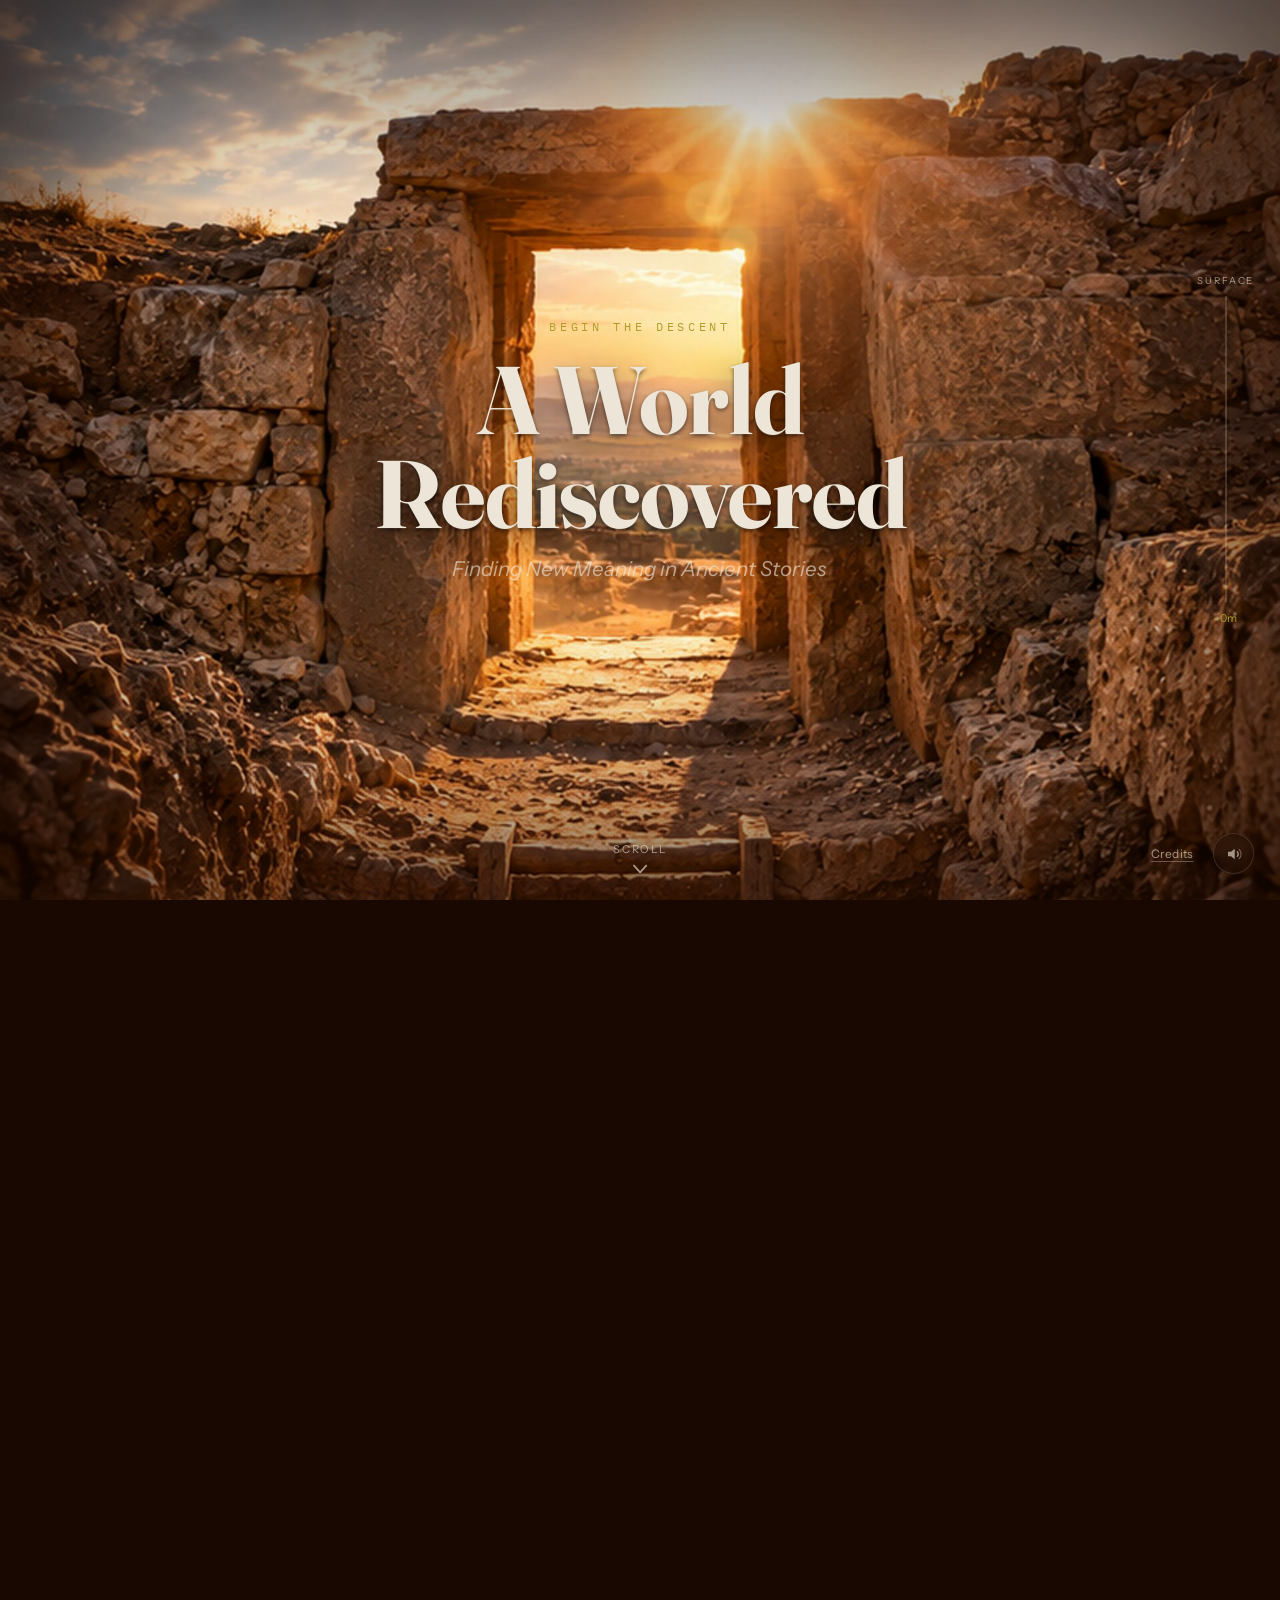
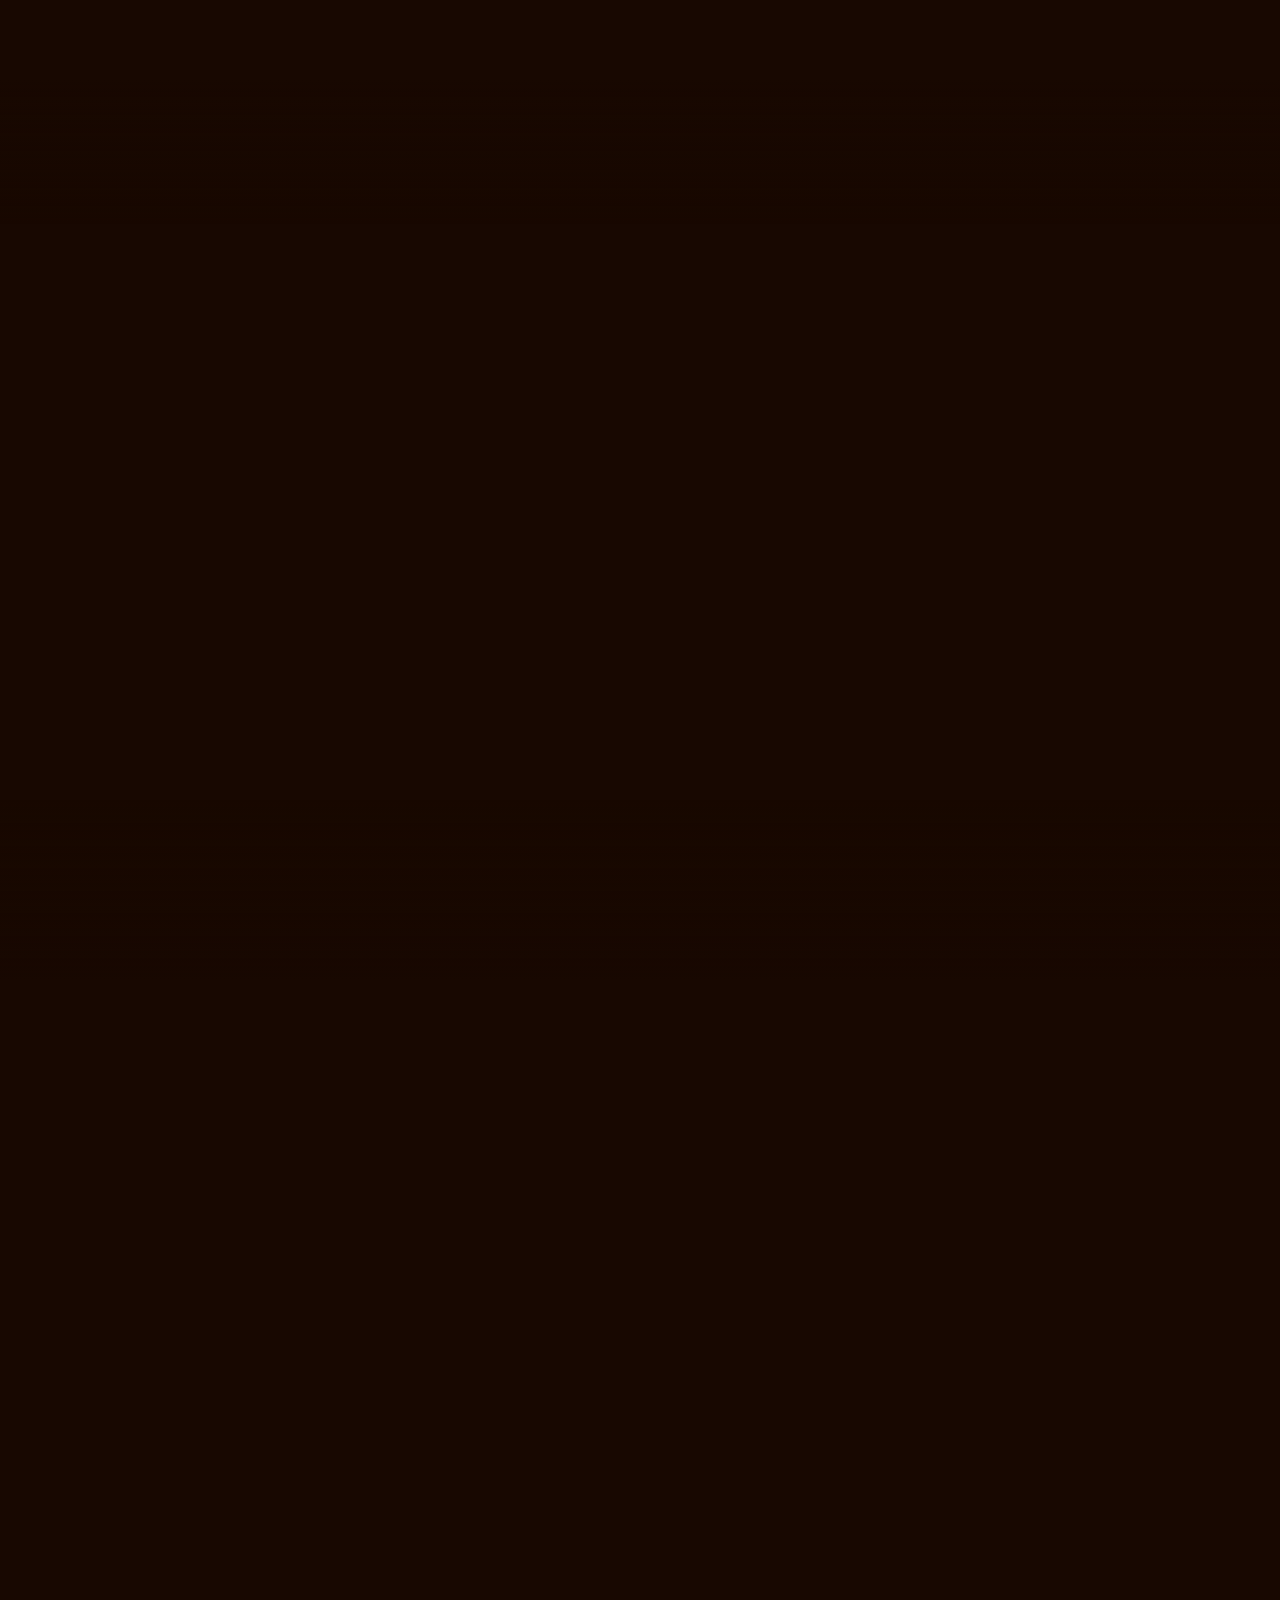
<file: index.html>
<!DOCTYPE html>
<html lang="en">
<head>
<meta charset="UTF-8">
<meta name="viewport" content="width=device-width, initial-scale=1.0">
<script>
  // Arriving here with a URL fragment (e.g. #corridor-cards-start, used
  // by the Mirror page's "Return to Entrance" link) would otherwise be
  // animated by the `scroll-behavior:smooth` rule below — since the
  // corridor's scroll-linked visuals are driven directly by scrollY,
  // that animated jump plays the entire descent/passage/corridor
  // sequence as it flies past on the way to the target. Force an
  // instant jump for the initial load, then restore smooth scrolling
  // for any in-page navigation after that.
  (function () {
    var root = document.documentElement;
    root.style.scrollBehavior = 'auto';
    window.addEventListener('load', function () {
      setTimeout(function () { root.style.scrollBehavior = ''; }, 0);
    });
  })();
</script>
<title>A World Rediscovered</title>
<meta name="description" content="An archaeological descent into the ancient world behind Scripture — excavate exhibits of Ancient Near Eastern texts, artifacts, and biblical parallels.">
<link rel="icon" type="image/png" sizes="32x32" href="favicon-32x32.png">
<link rel="icon" type="image/png" sizes="16x16" href="favicon-16x16.png">
<link rel="apple-touch-icon" sizes="180x180" href="apple-touch-icon.png">
<link rel="shortcut icon" href="favicon.ico">
<link rel="preconnect" href="https://fonts.googleapis.com">
<link href="https://fonts.googleapis.com/css2?family=Fraunces:ital,opsz,wght@0,9..144,300;0,9..144,400;0,9..144,500;0,9..144,600;0,9..144,700;1,9..144,400&family=Instrument+Sans:ital,wght@0,400;0,500;0,600;1,400&family=IBM+Plex+Mono:wght@400;500&display=swap" rel="stylesheet">
<link rel="stylesheet" href="atmosphere.css">
<link rel="stylesheet" href="chrome.css">
<style>
  /* ============================================================
     A World Rediscovered — Lobby
     Visual language: excavation / stratigraphy, replacing the old
     "museum doors" language used under the Passages name.
     Palette source: Jarrett, Sep 2026 (5 tones, ground -> ochre).
     ============================================================ */
  :root{
    --ground:#180801;
    --ground-rgb:24,8,1;
    --umber:#2F150A;
    --rust:#5E250C;
    --clay:#64463A;
    --ochre:#AF9D2E;
    --bone:#EDE6D8;
    --whisper:#EDE6D8; /* consumed by atmosphere.css dust layer */
    --bone-dim:rgba(237,230,216,0.62);
  }
  *{box-sizing:border-box;}
  html{scroll-behavior:smooth;}
  body{
    margin:0; background:var(--ground); color:var(--bone);
    font-family:'Instrument Sans', sans-serif; position:relative; overflow-x:hidden;
  }
  img{display:block; max-width:none; user-select:none; -webkit-user-drag:none;}
  h1,h2,h3,p{margin:0;}
  a{color:inherit;}

  /* ---------- persistent "keep scrolling" affordance ----------
     Stays on screen for the whole page (not just the hero), fading
     only once there's nothing left below to scroll to. Bounces gently
     to read as motion, not decoration; drops the bounce under
     prefers-reduced-motion but stays visible as a static cue. */
  .scroll-notice{
    position:fixed; left:50%; bottom:1.6rem; transform:translateX(-50%);
    z-index:50; display:flex; flex-direction:column; align-items:center; gap:0.5rem;
    font-family:'Instrument Sans', sans-serif; font-size:0.68rem; letter-spacing:0.18em;
    text-transform:uppercase; color:var(--bone-dim); pointer-events:none;
    text-shadow:0 1px 4px rgba(0,0,0,0.5);
    transition:opacity .3s ease;
  }
  .scroll-notice .chevron{
    width:15px; height:10px; display:block;
    filter:drop-shadow(0 1px 4px rgba(0,0,0,0.5));
    animation:scrollNoticeBounce 1.7s cubic-bezier(0.37,0,0.63,1) infinite;
  }
  @keyframes scrollNoticeBounce{
    0%, 100%{ transform:translateY(0); }
    50%{ transform:translateY(10px); }
  }
  @media (prefers-reduced-motion: reduce){ .scroll-notice .chevron{ animation:none; } }

  /* Audio toggle, credits toggle/popup, cross-page fade transition,
     and the on-load [data-reveal] utility now live in chrome.css
     (shared across every page). */

  /* ============================================================
     Shared pinned-scroll mechanics
     A tall wrapper (.pin-section) creates scroll distance; its
     .pin-sticky child stays glued to the viewport via `sticky`.
     Progress (0-1) is computed from native scrollY in JS below —
     no scroll-jacking, so back button / keyboard / screen readers
     keep working exactly as on any other page.
     ============================================================ */
  .pin-section{position:relative; width:100%;}
  .pin-sticky{
    position:sticky; top:0; height:100vh; overflow:hidden;
    display:flex; align-items:center; justify-content:center;
    background:var(--ground);
  }

  /* ---------- Descent (ladder shaft) ---------- */
  #descent{height:380vh;}
  .descent-img{
    position:absolute; top:0; left:0; width:100vw; height:234vw;
    object-fit:cover; z-index:1; will-change:transform;
  }
  /* Cave photo is a proper 16:9 landscape shot, so a plain cover fill
     works edge to edge with no crop trade-off. */
  .passage-img{
    position:absolute; inset:0; width:100%; height:100%; object-fit:cover;
  }
  .descent-veil{
    position:absolute; inset:0; z-index:2; pointer-events:none;
    background:var(--ground); opacity:0;
  }
  .vignette{
    position:absolute; inset:0; z-index:4; pointer-events:none;
    box-shadow: inset 0 0 16vw 4vw rgba(var(--ground-rgb),0.8);
  }

  .depth-gauge{
    position:absolute; right:1.6rem; top:50%; transform:translateY(-50%);
    z-index:5; display:flex; flex-direction:column; align-items:center; gap:0.6rem;
    font-family:'Instrument Sans', sans-serif; color:var(--bone-dim);
  }
  .depth-gauge .g-label{font-size:0.6rem; letter-spacing:0.2em; text-transform:uppercase;}
  .depth-gauge .g-track{width:2px; height:34vh; background:rgba(237,230,216,0.18); position:relative; border-radius:2px;}
  .depth-gauge .g-fill{position:absolute; left:0; top:0; width:100%; background:var(--ochre); border-radius:2px; height:0%;}
  .depth-gauge .g-depth{font-size:0.68rem; letter-spacing:0.06em; color:var(--ochre);}
  @media (max-width:640px){ .depth-gauge{right:0.9rem;} .depth-gauge .g-track{height:26vh;} }

  .hero-text{ position:relative; z-index:5; text-align:center; padding:0 1.5rem; max-width:44rem; }
  .hero-eyebrow{
    font-family:'IBM Plex Mono', monospace; font-size:0.72rem; letter-spacing:0.32em;
    text-transform:uppercase; color:var(--ochre); margin-bottom:1.1rem;
  }
  .hero-text h1{
    font-family:'Fraunces', serif; font-weight:700;
    font-size:clamp(2.8rem, 8vw, 6rem); line-height:0.98; margin:0 0 1rem;
    color:var(--bone); letter-spacing:-0.01em;
    text-shadow:
      0 1px 0 rgba(255,255,255,0.07),
      0 2px 4px rgba(0,0,0,0.55),
      0 12px 34px rgba(0,0,0,0.55);
  }
  .hero-text .subheading{
    font-family:'Instrument Sans', sans-serif; font-style:italic; font-weight:400;
    font-size:clamp(1rem, 2.2vw, 1.28rem); color:var(--bone-dim);
  }
  /* ---------- Passage (cave mouth) ---------- */
  /* Taller than before — this section now carries two readable
     blurbs of copy, not just a one-line cue, so it needs real scroll
     distance to give each one room to breathe. */
  #passage{height:340vh;}
  .passage-veil{ position:absolute; inset:0; z-index:2; pointer-events:none; background:var(--ground); opacity:0; }
  .passage-copy{
    position:absolute; z-index:5; left:50%; top:50%; transform:translate(-50%,-50%);
    display:grid; text-align:center; padding:0 1.5rem; width:100%; max-width:40rem;
  }
  .passage-blurb{
    grid-area:1 / 1; margin:0 auto;
    font-family:'Instrument Sans', sans-serif; font-style:normal; font-weight:400; color:var(--bone-dim);
    font-size:clamp(0.88rem, 1.5vw, 1rem); line-height:1.7; opacity:0;
  }
  .passage-blurb p{ margin:0 0 0.85em; }
  .passage-blurb p:last-child{ margin-bottom:0; }
  .passage-blurb h3{
    font-family:'Fraunces', serif; font-style:normal; font-weight:600;
    font-size:clamp(1.7rem, 3.6vw, 2.3rem); line-height:1.15;
    color:var(--bone); margin:0 0 1.5rem; position:relative; padding-bottom:1.1rem;
  }
  .passage-blurb h3::after{
    content:''; position:absolute; left:50%; bottom:0; transform:translateX(-50%);
    width:2.6rem; height:1px; background:var(--ochre); opacity:0.6;
  }
  .passage-signature{
    display:block; height:2.6rem; width:auto; margin:1.4rem auto 0;
    filter:drop-shadow(0 1px 4px rgba(0,0,0,0.5));
  }

  /* ============================================================
     Room corridor — now carries the Lobby reveal too, as one
     continuous pinned beat instead of a separate normal-flow section.
     The cave wall holds still in the viewport and simply dissolves
     into view (no rise, no pan); once it's settled, the heading fades
     in, holds, and fades back out; then the room cards fade in and
     enter from the right, moving across the screen as scroll
     continues. Vertical scroll still drives all of it (same
     sectionProgress/translate pattern as the descent and passage
     above), so it stays native: no wheel hijacking, works with touch
     and keyboard, and degrades to a plain wrapped grid under
     prefers-reduced-motion below.
     ============================================================ */
  #corridor{ height:560vh; }
  .corridor-sticky{ display:block; }
  .corridor-bg{ position:absolute; inset:0; width:100%; height:100%; object-fit:cover; opacity:0; z-index:0; will-change:opacity; }
  .corridor-scrim{
    position:absolute; inset:0; z-index:1; pointer-events:none;
    background:linear-gradient(to bottom, var(--ground) 0%, transparent 16%, transparent 80%, var(--ground) 100%);
  }
  /* warm light source, as if a lamp sits just above the room grid —
     echoes the old brass door-glow, recolored to the new ochre accent */
  .lobby-glow{
    position:absolute; inset:0; z-index:1; pointer-events:none; opacity:0;
    background:radial-gradient(ellipse 60% 42% at 50% 18%, rgba(175,157,46,0.24), transparent 62%);
  }
  /* Cave air: a second, corridor-scoped instance of the shared dust
     layer (see atmosphere.css/js). The global #dustLayer can't be
     seen here because .corridor-sticky paints its own opaque
     background for the whole pinned scroll — so drifting motes need
     their own layer inside the pin, sitting behind the head text and
     cards (z-index 2) but above the cave wall + scrim/glow (z-index
     0-1). Fades in with the cave, then drifts continuously. */
  .corridor-dust{ position:absolute; inset:0; z-index:1; opacity:0; will-change:opacity; }
  .lobby-head{
    position:absolute; z-index:2; left:50%; top:50%; transform:translate(-50%,-50%);
    max-width:46rem; width:100%; text-align:center; padding:0 1.5rem; opacity:0;
  }
  .lobby-eyebrow{
    font-family:'IBM Plex Mono', monospace; font-size:0.7rem; letter-spacing:0.28em;
    text-transform:uppercase; color:var(--ochre); margin-bottom:0.9rem;
  }
  .lobby-head h2{
    font-family:'Fraunces', serif; font-weight:600; font-size:clamp(2rem, 5vw, 3.2rem);
    margin:0; color:var(--bone);
  }
  .lobby-head p{
    font-family:'Instrument Sans', sans-serif; font-size:clamp(0.92rem, 1.6vw, 1.05rem);
    line-height:1.6; color:var(--bone-dim); margin:1.1rem 0 0;
  }
  .lobby-head p + p{ margin-top:0.85rem; }
  .corridor-track{
    position:absolute; top:0; left:0; width:100%; height:100%; z-index:2; opacity:0;
    display:flex; align-items:center; padding:5vh 10vw 5vh 55vw; gap:8vw; will-change:transform, opacity;
  }
  /* Cards are solid, lifted objects — filled panels floating in front of
     the cave wall, not text washed over it. Every card is now the same
     fixed size and always shown in its active "Enter" state, riding
     vertically centered in the pinned viewport with clear breathing
     room above and below the row. Each card also tilts in 3D toward
     the pointer on hover, with a glow that tracks the same pointer
     position — see the pointermove JS near the end of the script. */
  .room-panel{
    position:relative; flex:0 0 auto;
    width:min(66vw, 380px); aspect-ratio:2 / 3;
    will-change:transform;
  }
  /* .room-panel-link is the card itself — an <a>, since every card is
     clickable now — sized to fill .room-panel exactly. Image + fade
     sit inside it, clipped by its rounded corners. transform-style
     and the transform transition (reset target) support the 3D tilt. */
  .room-panel-link{
    position:relative;
    display:block; width:100%; height:100%;
    border-radius:20px; overflow:hidden;
    text-decoration:none; color:inherit; cursor:pointer;
    background-color:var(--ground);
    border:1px solid rgba(175,157,46,0.22);
    box-shadow:0 1.6rem 4rem rgba(0,0,0,0.55), 0 0 0 1px rgba(175,157,46,0.1), inset 0 1px 0 rgba(237,230,216,0.08);
    transition:box-shadow .3s ease, transform .5s ease;
    will-change:transform;
  }
  .room-panel-link.is-tilting{ transition:box-shadow .3s ease, transform .08s linear; }
  .room-panel-link.is-tilting .room-panel-glow{ opacity:1; }
  /* Photo fills the whole card; a single continuous gradient — not a
     hard image edge — darkens it gradually from about the midpoint
     down, so the image itself dissolves into the content area rather
     than stopping and handing off to a flat-color panel underneath. */
  .room-panel-image{
    position:absolute; inset:0; width:100%; height:100%; z-index:0;
    object-fit:cover;
  }
  .room-panel-fade{
    position:absolute; inset:0; z-index:1; pointer-events:none;
    background:linear-gradient(to bottom,
      rgba(24,8,1,0) 0%,
      rgba(24,8,1,0.02) 38%,
      rgba(24,8,1,0.18) 52%,
      rgba(24,8,1,0.55) 66%,
      rgba(24,8,1,0.88) 80%,
      var(--ground) 92%);
  }
  /* Dynamic-light glow — a radial highlight that tracks the pointer
     (--mx/--my set by JS on pointermove), sitting above everything
     else on the card including the text, to read as light reflecting
     off the surface. Invisible until the tilt JS below turns it on. */
  .room-panel-glow{
    position:absolute; inset:0; z-index:3; pointer-events:none;
    background:radial-gradient(circle at var(--mx, 50%) var(--my, 50%), rgba(255,255,255,0.4), transparent 58%);
    opacity:0; mix-blend-mode:overlay;
    transition:opacity .3s ease;
  }
  .room-panel-index{
    position:absolute; top:1.3rem; left:1.5rem; z-index:2;
    font-family:'Fraunces', serif; font-weight:400; font-size:2.4rem; line-height:1;
    color:rgba(175,157,46,0.55);
    text-shadow:0 2px 10px rgba(0,0,0,0.6);
  }
  .room-panel-body{
    position:absolute; left:0; right:0; bottom:0; z-index:2; padding:0 1.5rem 1.7rem;
    text-shadow:0 1px 4px rgba(0,0,0,0.55);
  }
  /* Filled chip, same treatment as the CTA (pill shape, mono label
     type) but a quieter tone — keeps "Exhibit" reliably legible no
     matter what's behind it in the image, without competing with the
     Enter button as the primary action. */
  .room-panel-eyebrow{
    display:inline-flex; align-items:center;
    font-family:'Instrument Sans', sans-serif; font-weight:600; font-size:0.66rem;
    letter-spacing:0.1em; text-transform:uppercase; color:var(--ochre);
    text-shadow:none;
    background:rgba(24,8,1,0.6);
    border:1px solid rgba(175,157,46,0.35);
    padding:0.35rem 0.75rem;
    border-radius:999px;
    margin-bottom:0.7rem;
    backdrop-filter:blur(3px);
  }
  /* Mirror card only: the chip takes the index number's spot at the
     top of the card instead of sitting above the title. */
  .room-panel-eyebrow--top{
    position:absolute; top:1.3rem; left:1.5rem; z-index:2;
    margin-bottom:0;
  }
  .room-panel h3{ font-family:'Fraunces', serif; font-weight:600; font-size:clamp(1.15rem, 2vw, 1.6rem); margin:0 0 0.5rem; }
  .room-panel p{ font-family:'Instrument Sans', sans-serif; font-style:italic; color:var(--bone-dim); font-size:0.86rem; line-height:1.45; margin:0 0 1rem; }
  /* The "Enter" button — a solid filled chip with its own weight,
     shadow and hover lift — appears on every card now that all seven
     are shown in the active state. */
  .room-panel-status{
    display:inline-flex; align-items:center; gap:0.4em;
    padding:0.7rem 1.4rem;
    border-radius:999px;
    background:var(--ochre);
    color:var(--ground);
    text-shadow:none;
    font-family:'IBM Plex Mono', monospace;
    font-weight:600; font-size:0.68rem; letter-spacing:0.14em; text-transform:uppercase;
    box-shadow:0 0.5rem 1.1rem rgba(0,0,0,0.4), inset 0 1px 0 rgba(255,255,255,0.2);
    transition:background .2s ease, box-shadow .2s ease, transform .2s ease;
  }
  .room-panel-link:hover .room-panel-status,
  .room-panel-link:focus-visible .room-panel-status{
    background:#c4b154;
    box-shadow:0 0.7rem 1.5rem rgba(0,0,0,0.48), inset 0 1px 0 rgba(255,255,255,0.25);
    transform:translateY(-2px);
  }
  .status-arrow{ display:inline-block; transition:transform .25s ease; }
  .room-panel-link:hover .status-arrow,
  .room-panel-link:focus-visible .status-arrow{ transform:translateX(4px); }
  .room-panel-link:hover,
  .room-panel-link:focus-visible{
    box-shadow:0 1.6rem 4.4rem rgba(0,0,0,0.6), 0 0 0 1px rgba(175,157,46,0.28), inset 0 1px 0 rgba(237,230,216,0.1);
  }
  .room-panel-link:hover .room-panel-index,
  .room-panel-link:focus-visible .room-panel-index{ color:rgba(175,157,46,0.8); }
  .room-panel-link:focus-visible{ outline:1px solid var(--ochre); outline-offset:-1px; }

  /* Trailing element after the last exhibit — a simple vertical tab
     rather than a 9th exhibit card, so it's excluded from the JS
     focus/grow effect (see roomPanels selector) and stays a steady
     size. Deliberately narrow: a single rotated label, not a full
     card with its own chip/heading/copy/button. */
  .room-panel-end{
    width:4.6rem;
    aspect-ratio:auto;
    height:calc(min(66vw, 380px) * 0.62);
  }
  .room-panel-end-link{
    display:flex; align-items:center; justify-content:center;
    padding:1.3rem 0;
    border-radius:20px 0 0 20px;
    background:rgba(175,157,46,0.16);
    border:1px solid rgba(175,157,46,0.3);
    backdrop-filter:blur(4px);
    transition:background .2s ease, border-color .2s ease;
  }
  .room-panel-end-link:hover,
  .room-panel-end-link:focus-visible{
    background:rgba(175,157,46,0.28);
    border-color:rgba(175,157,46,0.5);
  }
  .room-panel-end-label{
    writing-mode:vertical-rl;
    text-orientation:mixed;
    font-family:'IBM Plex Mono', monospace;
    font-weight:600; font-size:0.66rem; letter-spacing:0.16em;
    text-transform:uppercase;
    color:var(--ochre);
    text-shadow:0 1px 4px rgba(0,0,0,0.5);
    white-space:nowrap;
  }
  @media (max-width:640px){
    .room-panel-end{ width:3.7rem; }
    .room-panel-end-label{ font-size:0.58rem; letter-spacing:0.12em; }
  }

  .corridor-hud{
    position:absolute; left:2.1rem; bottom:2.1rem; z-index:3; opacity:0;
    display:flex; align-items:center; gap:0.7rem;
    font-family:'Instrument Sans', sans-serif; font-size:0.68rem; letter-spacing:0.1em;
    text-transform:uppercase; color:var(--bone-dim);
  }
  .corridor-hud .bar{ width:60px; height:2px; background:rgba(237,230,216,0.18); position:relative; border-radius:2px; }
  .corridor-hud .bar-fill{ position:absolute; left:0; top:0; height:100%; width:0%; background:var(--ochre); border-radius:2px; }
  @media (max-width:640px){
    .corridor-hud{ font-size:0.58rem; }
  }

  /* Reduced motion: drop the pin/translate entirely and fall back to
     a plain wrapped grid so every room stays reachable by ordinary
     scrolling, with nothing sliding or pinning. */
  @media (prefers-reduced-motion: reduce){
    #corridor{ height:auto; }
    .corridor-sticky{ position:static; height:auto; overflow:visible; }
    .corridor-bg, .corridor-scrim, .corridor-hud, .lobby-glow, .corridor-dust{ display:none; }
    .lobby-head{
      position:static; transform:none; opacity:1 !important;
      margin:6rem auto 3rem; padding:0 1.5rem;
    }
    .corridor-track{
      position:static; flex-wrap:wrap; padding:2rem 1.5rem 5rem; gap:2rem;
      justify-content:center; opacity:1 !important;
    }
    .room-panel{
      width:min(100%, 360px); height:auto; aspect-ratio:2 / 3;
      opacity:1 !important; transform:none !important;
    }
    .room-panel-link{ transform:none !important; }
    .room-panel-glow{ display:none; }
    .room-panel-end{
      width:min(100%, 360px); height:auto; aspect-ratio:2 / 3;
    }
    .room-panel-end-label{
      writing-mode:horizontal-tb;
    }
  }
</style>
</head>
<body class="page-transition">
<noscript><style>body.page-transition{opacity:1 !important;}</style></noscript>

<div class="desktop-gate" role="region" aria-label="Best viewed on a desktop or laptop">
  <div class="desktop-gate-inner">
    <svg class="desktop-gate-icon" viewBox="0 0 48 34" fill="none" stroke="currentColor" stroke-width="1.6" stroke-linecap="round" stroke-linejoin="round" aria-hidden="true"><rect x="7" y="3" width="34" height="21" rx="2"/><path d="M2 30h44M2 30l3-6h38l3 6"/></svg>
    <p class="desktop-gate-eyebrow">A World Rediscovered</p>
    <h1>Some worlds need a little more room.</h1>
    <span class="desktop-gate-rule" aria-hidden="true"></span>
    <p>A World Rediscovered is an interactive exploration designed for larger screens, where the connections, comparisons, and details can be experienced together.</p>
    <p class="desktop-gate-cta">Visit on a desktop or laptop to explore.</p>
  </div>
</div>

  <div class="dust-layer" id="dustLayer" aria-hidden="true"></div>
  <div class="scroll-notice" id="scrollNotice" aria-hidden="true">
    <span>Scroll</span>
    <svg class="chevron" viewBox="0 0 11 7" fill="none">
      <path d="M1 1L5.5 6L10 1" stroke="currentColor" stroke-width="1.4" stroke-linecap="round" stroke-linejoin="round"/>
    </svg>
  </div>

  <button class="audio-toggle" id="audioToggle" type="button" aria-pressed="false" aria-label="Mute background music">
    <svg class="audio-icon audio-icon-on" viewBox="0 0 24 24" fill="none" aria-hidden="true">
      <path d="M4 9v6h4l5 4V5L8 9H4z" fill="currentColor"/>
      <path d="M16.3 8.7a5 5 0 0 1 0 6.6" stroke="currentColor" stroke-width="1.6" stroke-linecap="round"/>
      <path d="M19 6a8.7 8.7 0 0 1 0 12" stroke="currentColor" stroke-width="1.6" stroke-linecap="round" opacity="0.55"/>
    </svg>
    <svg class="audio-icon audio-icon-off" viewBox="0 0 24 24" fill="none" aria-hidden="true" style="display:none">
      <path d="M4 9v6h4l5 4V5L8 9H4z" fill="currentColor"/>
      <path d="M15.5 9.5l5 5M20.5 9.5l-5 5" stroke="currentColor" stroke-width="1.6" stroke-linecap="round"/>
    </svg>
  </button>
  <audio id="bgAudio" src="Buried%20Chambers.mp3" loop preload="auto" muted></audio>

  <button class="credits-toggle" id="creditsToggle" type="button" aria-haspopup="dialog" aria-controls="creditsModal">Credits</button>

  <div class="credits-overlay" id="creditsOverlay">
    <div class="credits-modal" id="creditsModal" role="dialog" aria-modal="true" aria-labelledby="creditsTitle">
      <button class="credits-close" id="creditsClose" type="button" aria-label="Close credits">
        <svg width="14" height="14" viewBox="0 0 14 14" fill="none" aria-hidden="true">
          <path d="M1 1L13 13M13 1L1 13" stroke="currentColor" stroke-width="1.6" stroke-linecap="round"/>
        </svg>
      </button>
      <h3 id="creditsTitle">Credits</h3>
      <section>
        <div class="credits-label">Made by</div>
        <p>Jarrett Michael</p>
      </section>
      <section>
        <div class="credits-label">Photography</div>
        <p>Photography courtesy of contributors on Unsplash.<br><br>Roberto Catarinicchia<br>Drew Coffman<br>Taylor Flowe<br>Vladimir Kramer<br>Volodymyr Leush<br>Parastoo Maleki<br>Zoltan Tasi<br>Drew Walker</p>
      </section>
    </div>
  </div>

  <!-- ================= Descent: hero -> down the ladder shaft ================= -->
  <section class="pin-section" id="descent" aria-label="Descent into the excavation">
    <div class="pin-sticky">
      <img class="descent-img" id="descentImg" src="img-ladder.jpg" alt="" aria-hidden="true">
      <div class="descent-veil" id="descentVeil"></div>
      <div class="vignette" aria-hidden="true"></div>

      <div class="depth-gauge" id="depthGauge" aria-hidden="true">
        <span class="g-label">Surface</span>
        <div class="g-track"><div class="g-fill" id="gaugeFill"></div></div>
        <span class="g-depth" id="gaugeDepth">0m</span>
      </div>

      <div class="hero-text" id="heroText">
        <p class="hero-eyebrow">Begin the Descent</p>
        <h1>A World<br>Rediscovered</h1>
        <p class="subheading">Finding New Meaning in Ancient Stories</p>
      </div>

    </div>
  </section>

  <!-- ================= Passage: arrival at the cave mouth, moving inward ================= -->
  <section class="pin-section" id="passage" aria-label="Entering the passage">
    <div class="pin-sticky">
      <img class="passage-img" id="passageImg" src="img-cave.jpg" alt="" aria-hidden="true" style="opacity:0">
      <div class="passage-veil" id="passageVeil" style="opacity:1"></div>
      <div class="passage-copy">
        <div class="passage-blurb" id="blurb1">
          <h3>The Worlds Behind the Text</h3>
          <p>The Bible emerged from times and places very different from our own. Its authors and earliest audiences lived within cultures shaped by assumptions about gods and kings, temples and idols, identity and land, and the structure of the cosmos. Much of what was familiar to them is now foreign to us.</p>
          <p><em>A World Rediscovered</em> is my attempt to explore the distance between these texts and ourselves through historical inquiry, interpretive reflection, and creative expression.</p>
        </div>
        <div class="passage-blurb" id="blurb2">
          <p>The journey begins with ancient Israel and the Hebrew Bible. From there, it follows the evidence into the wider ancient Near East, through the literature and thought of the Second Temple period, and into the New Testament.</p>
          <p>The question is not simply what these texts mean to us, but what they may have communicated in the settings where they were heard, written, preserved, edited, and received.</p>
          <p>I invite you into the worlds that shaped these texts through a series of creative and interactive exhibits. Each offers a different way to explore the history and meaning of these writings, drawing on the work of scholars who study the cultures, languages, and material remains of the biblical world.</p>
          <img class="passage-signature" src="signature_jcm.png" alt="Jarrett Michael signature">
        </div>
      </div>
    </div>
  </section>

  <!-- ================= Lobby + Corridor: cave wall reveal, then the
       horizontal walk past the rooms — one continuous pinned beat ================= -->
  <section class="pin-section" id="corridor" aria-label="The Lobby and the exhibits">
    <!-- Scroll anchor for the "Return to Entrance" tab: sits at the
         scroll depth where the card row settles into its resting
         position (just past INTRO_END in the JS below), so jumping
         here lands right at the start of the first card rather than
         the very top of the page. Tied to #corridor's height (560vh)
         and INTRO_END (0.18) — update this if either changes. -->
    <div id="corridor-cards-start" style="position:absolute; top:92vh; left:0; width:1px; height:1px;" aria-hidden="true"></div>
    <div class="pin-sticky corridor-sticky">
      <img class="corridor-bg" id="corridorBg" src="img-cave-wall.jpg" alt="" aria-hidden="true">
      <div class="corridor-scrim" aria-hidden="true"></div>
      <div class="lobby-glow" aria-hidden="true"></div>
      <div class="dust-layer corridor-dust" id="corridorDust" aria-hidden="true"></div>

      <div class="lobby-head" id="lobbyHead">
        <h2>Seven windows into the worlds behind the Bible.</h2>
        <p>Each exhibit opens a different window into the places, stories, beliefs, cultures, and ideas that shaped the biblical world. Choose any exhibit to begin, explore at your own pace, and move through the collection in whatever order interests you most.</p>
      </div>

      <div class="corridor-track" id="corridorTrack">
        <article class="room-panel" data-tilt="-1.2">
          <a class="room-panel-link" href="mirror.html" aria-label="The Mirror Exhibit">
            <img class="room-panel-image" src="cards/mirror.jpg" alt="" aria-hidden="true" loading="lazy">
            <div class="room-panel-fade" aria-hidden="true"></div>
            <div class="room-panel-glow" aria-hidden="true"></div>
            <span class="room-panel-eyebrow room-panel-eyebrow--top">Interactive Reflection</span>
            <div class="room-panel-body">
              <h3>The Mirror Exhibit</h3>
              <p>Every reader brings assumptions to a text without realizing it. This exhibit reveals the interpretive lenses that shape how you read and asks what changes when you try another.</p>
              <span class="room-panel-status">Enter <span class="status-arrow">→</span></span>
            </div>
          </a>
        </article>

        <article class="room-panel" data-tilt="0.8">
          <a class="room-panel-link" href="map.html" aria-label="The Map Exhibit">
            <img class="room-panel-image" src="cards/map.jpg" alt="" aria-hidden="true" loading="lazy">
            <div class="room-panel-fade" aria-hidden="true"></div>
            <div class="room-panel-glow" aria-hidden="true"></div>
            <span class="room-panel-eyebrow room-panel-eyebrow--top">Archaeological Discovery</span>
            <div class="room-panel-body">
              <h3>The Map Exhibit</h3>
              <p>Trace the discoveries that brought the biblical world back into view. Explore where ancient texts, artifacts, and sites were found, when they entered modern scholarship, and how they changed our understanding of the Bible and its world.</p>
              <span class="room-panel-status">Enter <span class="status-arrow">→</span></span>
            </div>
          </a>
        </article>

        <article class="room-panel" data-tilt="0">
          <a class="room-panel-link" href="parallel.html" aria-label="The Parallel Exhibit">
            <img class="room-panel-image" src="cards/parallel.jpg" alt="" aria-hidden="true" loading="lazy">
            <div class="room-panel-fade" aria-hidden="true"></div>
            <div class="room-panel-glow" aria-hidden="true"></div>
            <span class="room-panel-eyebrow room-panel-eyebrow--top">Comparative Reading</span>
            <div class="room-panel-body">
              <h3>The Parallel Exhibit</h3>
              <p>Biblical texts were written within a larger ancient Near Eastern world. Set them beside related texts from neighboring cultures and the similarities come into view, along with the places where biblical writers chose to tell things differently.</p>
              <span class="room-panel-status">Enter <span class="status-arrow">→</span></span>
            </div>
          </a>
        </article>

        <article class="room-panel" data-tilt="-0.6">
          <a class="room-panel-link" href="#" data-coming-soon aria-label="The Letters Exhibit — coming soon">
            <img class="room-panel-image" src="cards/letters.jpg" alt="" aria-hidden="true" loading="lazy">
            <div class="room-panel-fade" aria-hidden="true"></div>
            <div class="room-panel-glow" aria-hidden="true"></div>
            <span class="room-panel-index">04</span>
            <div class="room-panel-body">
              <span class="room-panel-eyebrow">Exhibit</span>
              <h3>The Letters Exhibit</h3>
              <p>An imagined letter from the ancient author. A first-person window into the world a biblical writer actually inhabited — its politics, worries, and everyday concerns.</p>
              <span class="room-panel-status">Enter <span class="status-arrow">→</span></span>
            </div>
          </a>
        </article>

        <article class="room-panel" data-tilt="1.4">
          <a class="room-panel-link" href="#" data-coming-soon aria-label="The Reading Exhibit — coming soon">
            <img class="room-panel-image" src="cards/reading.jpg" alt="" aria-hidden="true" loading="lazy">
            <div class="room-panel-fade" aria-hidden="true"></div>
            <div class="room-panel-glow" aria-hidden="true"></div>
            <span class="room-panel-index">05</span>
            <div class="room-panel-body">
              <span class="room-panel-eyebrow">Exhibit</span>
              <h3>The Reading Exhibit</h3>
              <p>The sources, browsable like a shelf. Every named scholar and traceable text referenced throughout this project, gathered in one place for further study.</p>
              <span class="room-panel-status">Enter <span class="status-arrow">→</span></span>
            </div>
          </a>
        </article>

        <article class="room-panel" data-tilt="-1.8">
          <a class="room-panel-link" href="#" data-coming-soon aria-label="The Echo Exhibit — coming soon">
            <img class="room-panel-image" src="cards/echo.jpg" alt="" aria-hidden="true" loading="lazy" style="transform:rotate(3deg) scale(1.12); object-position:43% 45%;">
            <div class="room-panel-fade" aria-hidden="true"></div>
            <div class="room-panel-glow" aria-hidden="true"></div>
            <span class="room-panel-index">06</span>
            <div class="room-panel-body">
              <span class="room-panel-eyebrow">Exhibit</span>
              <h3>The Echo Exhibit</h3>
              <p>Original music and poetry, in response. Creative work composed for this project that responds to the ancient material rather than simply explaining it.</p>
              <span class="room-panel-status">Enter <span class="status-arrow">→</span></span>
            </div>
          </a>
        </article>

        <article class="room-panel" data-tilt="1">
          <a class="room-panel-link" href="#" data-coming-soon aria-label="The Tension Exhibit — coming soon">
            <img class="room-panel-image" src="cards/tension.jpg" alt="" aria-hidden="true" loading="lazy" style="transform:rotate(-6deg) scale(1.16);">
            <div class="room-panel-fade" aria-hidden="true"></div>
            <div class="room-panel-glow" aria-hidden="true"></div>
            <span class="room-panel-index">07</span>
            <div class="room-panel-body">
              <span class="room-panel-eyebrow">Exhibit</span>
              <h3>The Tension Exhibit</h3>
              <p>Where even the experts don't agree. A look at the open questions and competing interpretations serious scholars are still actively debating.</p>
              <span class="room-panel-status">Enter <span class="status-arrow">→</span></span>
            </div>
          </a>
        </article>


        <article class="room-panel room-panel-end" data-tilt="0">
          <a class="room-panel-link room-panel-end-link" href="#corridor-cards-start" aria-label="Return to the first exhibit">
            <span class="room-panel-end-label">Return to Entrance</span>
          </a>
        </article>
      </div>

      <div class="corridor-hud" id="corridorHud" aria-hidden="true">
        <span id="hudIndex">01 / 07</span>
        <div class="bar"><div class="bar-fill" id="hudFill"></div></div>
      </div>
    </div>
  </section>

  <script src="atmosphere.js"></script>
  <script>
  /* ============================================================
     Scroll-progress engine for the two pinned sections.
     Pure scrollY math (no preventDefault / no scroll-jacking):
     native scroll, back button, keyboard nav and screen readers
     all keep working. Respects prefers-reduced-motion by skipping
     transform-based travel/scale and keeping only simple crossfades.
     ============================================================ */
  (function () {
    const reduceMotion = window.matchMedia('(prefers-reduced-motion: reduce)').matches;

    const descentSection = document.getElementById('descent');
    const passageSection  = document.getElementById('passage');
    const descentImg = document.getElementById('descentImg');
    const descentVeil = document.getElementById('descentVeil');
    const depthGauge = document.getElementById('depthGauge');
    const gaugeFill = document.getElementById('gaugeFill');
    const gaugeDepth = document.getElementById('gaugeDepth');
    const heroText = document.getElementById('heroText');
    const passageImg = document.getElementById('passageImg');
    const passageVeil = document.getElementById('passageVeil');
    const blurb1 = document.getElementById('blurb1');
    const blurb2 = document.getElementById('blurb2');

    const scrollNotice = document.getElementById('scrollNotice');

    const corridorSection = document.getElementById('corridor');
    const corridorSticky = corridorSection ? corridorSection.querySelector('.corridor-sticky') : null;
    const corridorBg = document.getElementById('corridorBg');
    const lobbyGlow = corridorSection ? corridorSection.querySelector('.lobby-glow') : null;
    const corridorDust = document.getElementById('corridorDust');
    const lobbyHead = document.getElementById('lobbyHead');
    const corridorTrack = document.getElementById('corridorTrack');
    const corridorHud = document.getElementById('corridorHud');
    const hudFill = document.getElementById('hudFill');
    const hudIndex = document.getElementById('hudIndex');
    // The trailing "Return to the Entrance" panel is an exit, not an
    // exhibit, so it's excluded here — it keeps the "01 / 07" HUD count
    // accurate and stays a steady size instead of growing into focus.
    const roomPanels = corridorTrack ? Array.from(corridorTrack.querySelectorAll('.room-panel:not(.room-panel-end)')) : [];

    function clamp01(v) { return Math.min(1, Math.max(0, v)); }
    function mapRange(v, inMin, inMax, outMin, outMax) {
      const t = clamp01((v - inMin) / (inMax - inMin));
      return outMin + t * (outMax - outMin);
    }
    /* A "beat" of copy: invisible, fades in, holds, fades out,
       invisible — used for the two passage blurbs so each gets its
       own independent in/hold/out window within the section. beatY
       mirrors the same phases so the text settles in from a slight
       drift and continues drifting as it fades back out. */
    function beatOpacity(p, inStart, inEnd, outStart, outEnd) {
      if (p < inStart) return 0;
      if (p < inEnd) return mapRange(p, inStart, inEnd, 0, 1);
      if (p < outStart) return 1;
      if (p < outEnd) return 1 - mapRange(p, outStart, outEnd, 0, 1);
      return 0;
    }
    function beatY(p, inStart, inEnd, outStart, outEnd) {
      if (p < inStart) return 14;
      if (p < inEnd) return mapRange(p, inStart, inEnd, 14, 0);
      if (p < outStart) return 0;
      if (p < outEnd) return mapRange(p, outStart, outEnd, 0, -14);
      return -14;
    }
    function sectionProgress(el) {
      const rect = el.getBoundingClientRect();
      const total = el.offsetHeight - window.innerHeight;
      if (total <= 0) return 1;
      return clamp01(-rect.top / total);
    }

    let ticking = false;
    function update() {
      ticking = false;
      const dProgress = sectionProgress(descentSection);
      const pProgress = sectionProgress(passageSection);

      /* persistent "keep scrolling" cue: visible across the whole page,
         only fades once you're within reach of the very bottom, so it
         never lingers asking you to scroll when there's nowhere left. */
      if (scrollNotice) {
        const docHeight = document.documentElement.scrollHeight - window.innerHeight;
        const pageProgress = docHeight > 0 ? clamp01(window.scrollY / docHeight) : 0;
        scrollNotice.style.opacity = String(1 - mapRange(pageProgress, 0.94, 1, 0, 1));
      }

      if (!reduceMotion) {
        const maxTravel = Math.max(0, descentImg.offsetHeight - window.innerHeight);
        descentImg.style.transform = 'translateY(' + (-dProgress * maxTravel) + 'px)';
      }
      /* ladder stays lit almost the whole way down, then darkens over
         the final 10% — enough runway to read as a fade rather than a
         cut, without holding on a long dead-black tail. */
      descentVeil.style.opacity = String(mapRange(dProgress, 0.9, 1, 0, 1));

      gaugeFill.style.height = (dProgress * 100).toFixed(1) + '%';
      gaugeDepth.textContent = '-' + Math.round(dProgress * 14) + 'm';
      /* gauge exits early and on its own schedule — fully gone before
         the darken-to-black even starts, so it doesn't feel like it's
         hanging around waiting for the screen to go dark */
      const gaugeFade = mapRange(dProgress, 0.8, 0.95, 0, 1);
      depthGauge.style.opacity = String(1 - gaugeFade);
      if (!reduceMotion) depthGauge.style.transform = 'translateY(calc(-50% - ' + (gaugeFade * 26) + 'px))';

      const heroFade = 1 - mapRange(dProgress, 0, 0.22, 0, 1);
      heroText.style.opacity = String(heroFade);
      if (!reduceMotion) heroText.style.transform = 'translateY(' + (dProgress * -40) + 'px)';

      /* the cave dissolves in slowly, then the section carries two
         readable blurbs in sequence (each its own fade/drift in,
         hold, fade/drift out "beat"), before darkening for the
         Lobby handoff:
         0.00-0.20  cave dissolves in from black (slow, graceful)
         0.20-0.46  blurb 1 in -> hold -> out
         0.52-0.80  blurb 2 in -> hold -> out
         0.85-1.00  darkens back to black, handing off to the Lobby */
      const CAVE_FADE_END = 0.20;
      const DARK_START = 0.85;
      if (!reduceMotion) {
        const zoom = 1 + pProgress * 0.4;
        passageImg.style.transform = 'scale(' + zoom + ') translateY(' + (-pProgress * 20) + 'px)';
      }
      passageImg.style.opacity = String(mapRange(pProgress, 0, CAVE_FADE_END, 0, 1));
      passageVeil.style.opacity = String(
        pProgress < CAVE_FADE_END
          ? 1 - mapRange(pProgress, 0, CAVE_FADE_END, 0, 1)
          : mapRange(pProgress, DARK_START, 1, 0, 1)
      );

      const b1op = beatOpacity(pProgress, 0.2, 0.26, 0.4, 0.46);
      const b2op = beatOpacity(pProgress, 0.52, 0.58, 0.74, 0.8);
      blurb1.style.opacity = String(b1op);
      blurb2.style.opacity = String(b2op);
      if (!reduceMotion) {
        blurb1.style.transform = 'translateY(' + beatY(pProgress, 0.2, 0.26, 0.4, 0.46) + 'px)';
        blurb2.style.transform = 'translateY(' + beatY(pProgress, 0.52, 0.58, 0.74, 0.8) + 'px)';
      }

      /* corridor: one pinned beat carrying the Lobby reveal, then the
         room walk. The cave wall holds still in the viewport (no pan,
         no rise) and just dissolves into view; the heading fades in,
         holds, and fades back out; then the card track fades in and
         its cards — parked off to the right at rest — slide across the
         screen as cProgress continues. Vertical scroll still drives
         all of it, mapped to opacity/translateX instead of
         translateY/scale — same native-scroll pattern as above, so
         back button, keyboard paging and touch scroll keep working.
         0.00-0.05  cave wall dissolves in
         0.03-0.08  heading in -> 0.08-0.13 hold -> 0.13-0.18 out
         0.15-0.19  card track crossfades in under the heading's tail
         0.18-1.00  cards slide in from the right and travel across */
      if (corridorSection && corridorTrack && corridorSticky) {
        const cProgress = sectionProgress(corridorSection);
        const INTRO_END = 0.18;

        if (corridorBg) corridorBg.style.opacity = String(mapRange(cProgress, 0, 0.05, 0, 0.2));
        if (lobbyGlow) lobbyGlow.style.opacity = String(mapRange(cProgress, 0, 0.05, 0, 1));
        /* cave air drifts in just behind the light, then stays
           visible (not tied to card fade) for the whole descent */
        if (corridorDust) corridorDust.style.opacity = String(mapRange(cProgress, 0.02, 0.1, 0, 1));
        if (lobbyHead) {
          const headOp = beatOpacity(cProgress, 0.03, 0.08, 0.13, 0.18);
          lobbyHead.style.opacity = String(headOp);
          if (!reduceMotion) {
            lobbyHead.style.transform =
              'translate(-50%, calc(-50% + ' + beatY(cProgress, 0.03, 0.08, 0.13, 0.18) + 'px))';
          }
        }

        const trackOpacity = mapRange(cProgress, 0.15, 0.19, 0, 1);
        corridorTrack.style.opacity = String(trackOpacity);
        if (corridorHud) corridorHud.style.opacity = String(trackOpacity);

        const cardProgress = mapRange(cProgress, INTRO_END, 1, 0, 1);
        if (!reduceMotion) {
          const travel = Math.max(0, corridorTrack.scrollWidth - corridorSticky.clientWidth);
          corridorTrack.style.transform = 'translateX(' + (-cardProgress * travel) + 'px)';
        }
        if (hudFill) hudFill.style.width = (cardProgress * 100).toFixed(1) + '%';
        if (hudIndex && roomPanels.length) {
          const active = Math.min(roomPanels.length, Math.round(cardProgress * (roomPanels.length - 1)) + 1);
          hudIndex.textContent = String(active).padStart(2, '0') + ' / ' + String(roomPanels.length).padStart(2, '0');
        }
      }
    }

    function onScroll() {
      if (!ticking) { window.requestAnimationFrame(update); ticking = true; }
    }
    window.addEventListener('scroll', onScroll, { passive: true });
    window.addEventListener('resize', onScroll);
    update();
  })();

  /* Exhibit cards whose destination page isn't built yet still show
     the full active "Enter" state (per design), but their href="#"
     shouldn't actually jump the page to the top when clicked. */
  document.querySelectorAll('.room-panel-link[data-coming-soon]').forEach(function (link) {
    link.addEventListener('click', function (e) { e.preventDefault(); });
  });

  /* 3D tilt + dynamic glow, replacing the old scroll-driven grow/focus
     effect entirely. Pointer position relative to each card's own
     center drives rotateX/rotateY (plus a touch of scale), and a
     radial-gradient glow tracks that same position to mimic a light
     reflecting off the card's surface as the pointer moves across it.
     Both reset smoothly on pointer leave. Skipped under
     prefers-reduced-motion and on touch/coarse-pointer devices, where
     there's no hover to drive it. */
  (function () {
    const canHover = window.matchMedia('(hover: hover) and (pointer: fine)').matches;
    const reduceMotionTilt = window.matchMedia('(prefers-reduced-motion: reduce)').matches;
    if (!canHover || reduceMotionTilt) return;

    function clamp01(v) { return Math.min(1, Math.max(0, v)); }
    const MAX_TILT = 12; // degrees, at the card's edge
    document.querySelectorAll('.room-panel-link:not(.room-panel-end-link)').forEach(function (card) {
      const glow = card.querySelector('.room-panel-glow');

      function onMove(e) {
        const r = card.getBoundingClientRect();
        const px = clamp01((e.clientX - r.left) / r.width);
        const py = clamp01((e.clientY - r.top) / r.height);
        const rx = (0.5 - py) * MAX_TILT * 2;
        const ry = (px - 0.5) * MAX_TILT * 2;
        card.classList.add('is-tilting');
        card.style.transform =
          'perspective(900px) rotateX(' + rx.toFixed(2) + 'deg) rotateY(' + ry.toFixed(2) + 'deg) scale3d(1.03, 1.03, 1.03)';
        if (glow) {
          glow.style.setProperty('--mx', (px * 100).toFixed(1) + '%');
          glow.style.setProperty('--my', (py * 100).toFixed(1) + '%');
        }
      }
      function onLeave() {
        card.classList.remove('is-tilting');
        card.style.transform = '';
      }

      card.addEventListener('pointermove', onMove);
      card.addEventListener('pointerleave', onLeave);
      card.addEventListener('pointercancel', onLeave);
    });
  })();

  /* Audio toggle, credits popup, and the cross-page fade transition
     now live in chrome.js (shared across every page). */
  </script>
<script src="chrome.js"></script>

</body>
</html>
</file>
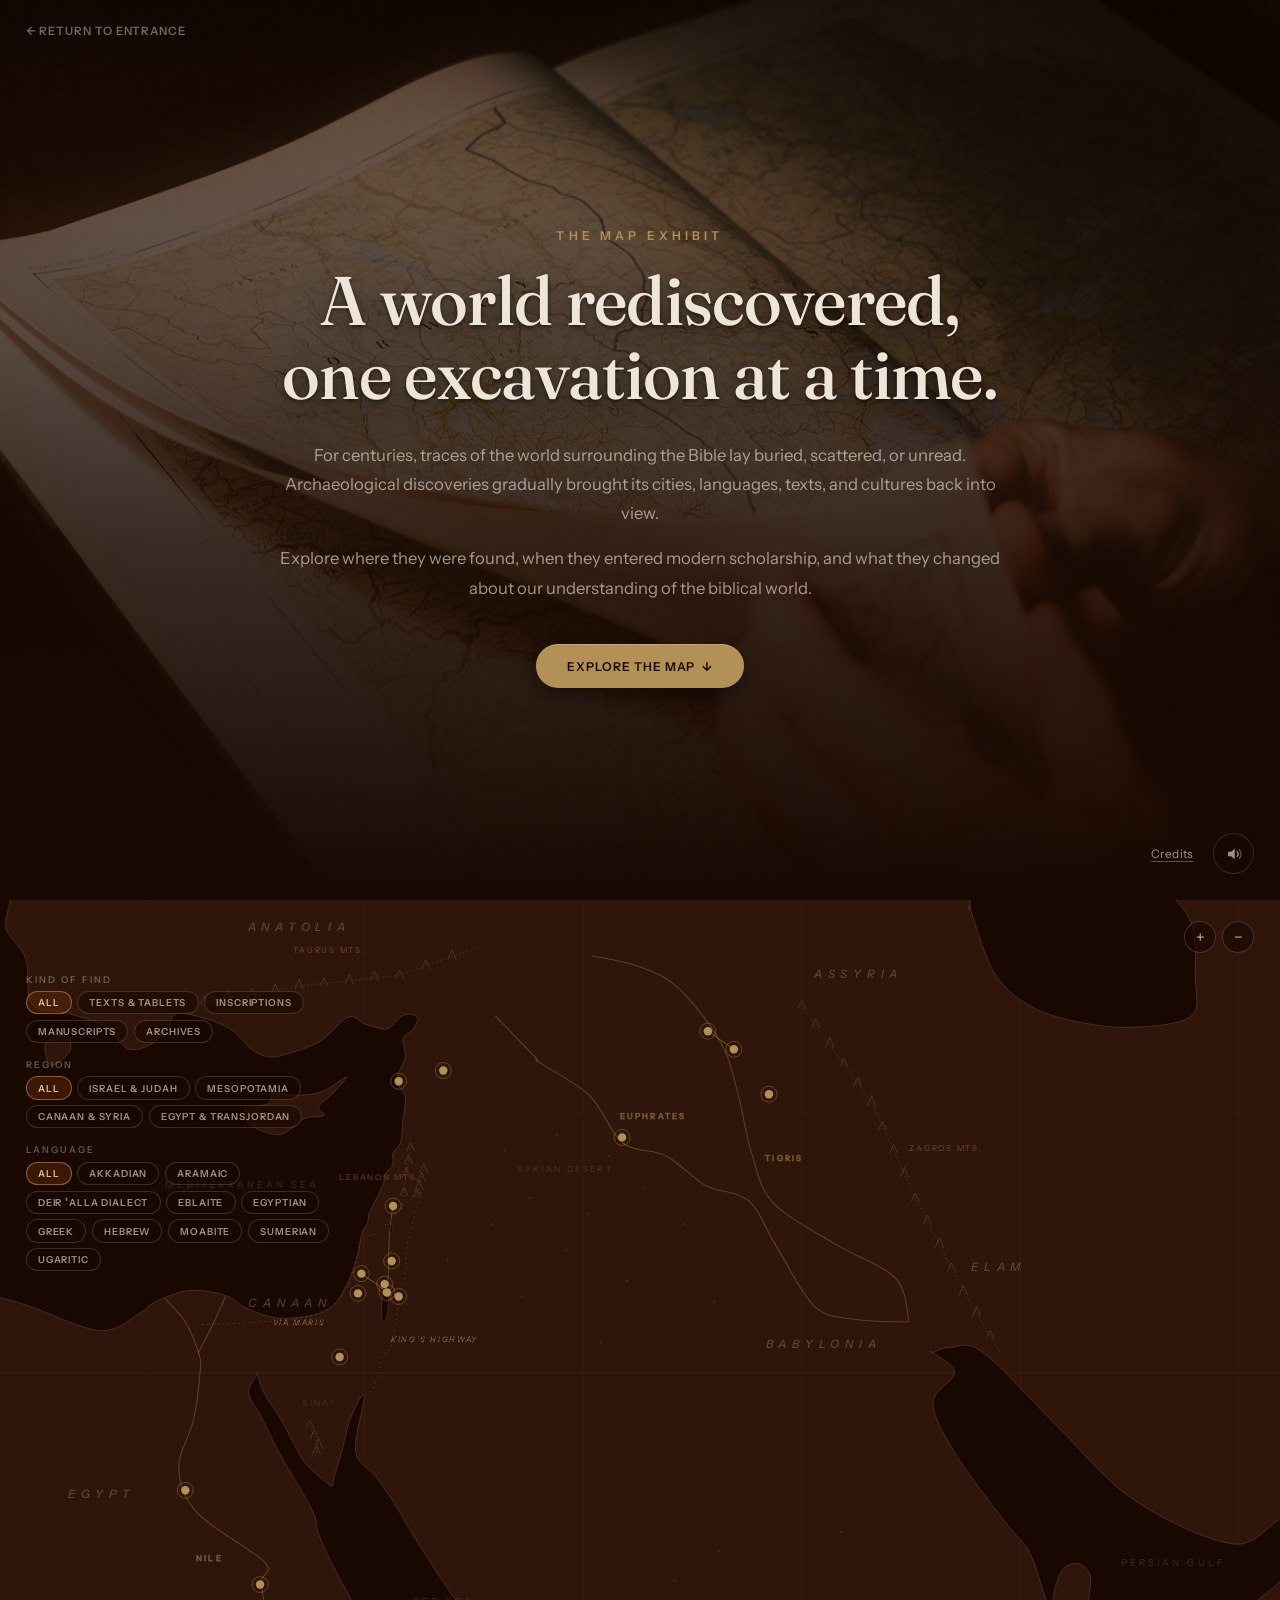
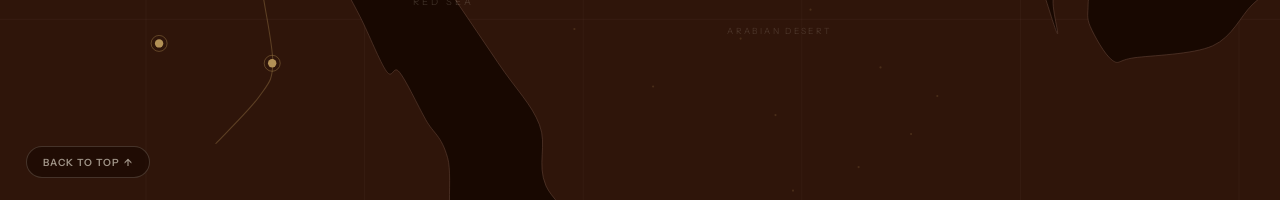
<file: map.html>
<!DOCTYPE html>
<html lang="en">
<head>
<meta charset="UTF-8">
<meta name="viewport" content="width=device-width, initial-scale=1.0">
<title>The Map Exhibit — A World Rediscovered</title>
<meta name="description" content="An interactive map of the archaeological discoveries that changed how the Bible’s ancient world is understood: where they were found, when, and why they mattered.">
<link rel="icon" type="image/png" sizes="32x32" href="favicon-32x32.png">
<link rel="icon" type="image/png" sizes="16x16" href="favicon-16x16.png">
<link rel="apple-touch-icon" sizes="180x180" href="apple-touch-icon.png">
<link rel="shortcut icon" href="favicon.ico">
<link rel="preconnect" href="https://fonts.googleapis.com">
<link href="https://fonts.googleapis.com/css2?family=Fraunces:ital,opsz,wght@0,9..144,300;0,9..144,400;0,9..144,500;0,9..144,600;0,9..144,700;1,9..144,400;1,9..144,500&family=Instrument+Sans:ital,wght@0,400;0,500;0,600;1,400&family=IBM+Plex+Mono:wght@400;500&display=swap" rel="stylesheet">
<link rel="stylesheet" href="atmosphere.css">
<link rel="stylesheet" href="chrome.css">
<style>
  /* ============================================================
     The Map Exhibit — palette
     ------------------------------------------------------------
     Matches the Mirror Exhibit's warm, near-black theme (ground,
     umber/rust/clay, ochre accent, bone text) rather than the page's
     earlier cool blue, so it reads as the same site as the hero
     photograph beneath it.
     ============================================================ */
  :root{
    --ground:#2F150A;
    --ground-deep:#180801;
    --land:#2F150A;
    --land-edge:rgba(100,70,58,0.55);
    --brass:#B39156;
    --brass-hi:#D6C09A;
    --brass-dim:#776140;
    /* This page keeps its own bronze/tan palette while the rest of the
       site uses the yellow-olive --ochre theme. Defining --ochre and
       --ochre-rgb here (chrome.css's shared audio toggle, credits
       modal, and desktop gate read these) keeps that shared chrome
       matching this page's bronze rather than falling back to
       chrome.css's yellow-olive default. */
    --ochre:#B39156;
    --ochre-rgb:179,145,86;
    --accent-deep:#5E250C;
    --whisper:#EDE6D8;
    --bone:#EDE6D8;
    --bone-dim:rgba(237,230,216,0.62);
    --bone-faint:rgba(237,230,216,0.34);
    --panel:rgba(24,8,1,0.86);
    --line:rgba(179,145,86,0.26);
  }
  *{box-sizing:border-box;}
  html{scroll-behavior:smooth;}
  body{
    margin:0; background:var(--ground-deep); color:var(--whisper);
    font-family:'Instrument Sans', sans-serif; overflow-x:hidden; min-height:100vh;
  }
  h1,h2,h3,p,dl,dd,dt{margin:0;}
  button{font:inherit; color:inherit;}
  a{color:inherit;}

  /* ---------- return link (same treatment as the other exhibits) ---------- */
  .lobby-return{
    position:fixed; top:1.5rem; left:1.6rem; z-index:80;
    display:flex; align-items:center; gap:0.5rem;
    font-family:'Instrument Sans', sans-serif; font-weight:600; font-size:0.72rem; letter-spacing:0.08em;
    text-transform:uppercase; color:var(--bone-dim); text-decoration:none;
    opacity:0.68; transition:opacity .25s ease, color .25s ease;
  }
  .lobby-return:hover, .lobby-return:focus-visible{ opacity:1; color:var(--brass-hi); outline:none; }

  /* ============================================================
     Intro — same convention as the Mirror and Parallel exhibits:
     the lobby card photo as the hero background, fading down into
     the ground colour that the interactive stage below sits on.
     ============================================================ */
  .intro{
    position:relative; min-height:100vh; display:flex; align-items:center; justify-content:center;
    text-align:center; padding:6rem 2rem 5rem; overflow:hidden;
    background:
      linear-gradient(to bottom, rgba(24,8,1,0.5), rgba(24,8,1,0.86) 62%, var(--ground-deep) 100%),
      url('cards/map.jpg') center 22% / cover no-repeat;
  }
  .intro-inner{ position:relative; z-index:2; max-width:46rem; }
  .eyebrow{
    font-family:'Instrument Sans', sans-serif; font-weight:600; font-size:0.76rem; letter-spacing:0.34em;
    text-transform:uppercase; color:var(--brass);
  }
  .intro h1{
    font-family:'Fraunces', serif; font-weight:500; letter-spacing:-0.01em; line-height:1.08;
    font-size:clamp(2.5rem, 5.4vw, 4.3rem); margin:1.3rem 0 1.8rem; text-wrap:balance;
    text-shadow:0 2px 4px rgba(0,0,0,0.55), 0 12px 34px rgba(0,0,0,0.5);
  }
  .intro p.lede{ font-size:1.04rem; line-height:1.75; color:var(--bone-dim); }
  .intro p.lede + p.lede{ margin-top:1rem; }
  .intro-cta{
    display:inline-flex; align-items:center; gap:0.55em; margin-top:2.6rem;
    font-family:'Instrument Sans', sans-serif; font-weight:600; font-size:0.76rem; letter-spacing:0.08em;
    text-transform:uppercase; color:var(--ground-deep); background:var(--brass);
    border:none; border-radius:999px; padding:0.9rem 1.9rem; cursor:pointer; text-decoration:none;
    box-shadow:0 0.5rem 1.1rem rgba(0,0,0,0.4), inset 0 1px 0 rgba(255,255,255,0.2);
    transition:background .2s ease, transform .2s ease;
  }
  .intro-cta:hover, .intro-cta:focus-visible{ background:#c4b154; transform:translateY(-2px); outline:none; }
  .intro-cta .arrow{ display:inline-block; transition:transform .25s ease; }
  .intro-cta:hover .arrow{ transform:translateY(3px); }
  .intro-fade > *{ opacity:0; transform:translateY(10px); animation:introIn .7s ease forwards; }
  .intro-fade > *:nth-child(2){ animation-delay:.12s; }
  .intro-fade > *:nth-child(3){ animation-delay:.24s; }
  .intro-fade > *:nth-child(4){ animation-delay:.36s; }
  @keyframes introIn{ to{ opacity:1; transform:none; } }

  /* ============================================================
     Map stage
     ============================================================ */
  .map-stage{ position:relative; height:100vh; min-height:640px; overflow:hidden; background:var(--ground-deep); }
  #mapSvg{ position:absolute; inset:0; width:100%; height:100%; display:block; cursor:grab; touch-action:none; }
  #mapSvg.is-dragging{ cursor:grabbing; }

  .land{ fill:var(--land); }
  .sea{ fill:var(--ground-deep); stroke:var(--land-edge); stroke-width:1; vector-effect:non-scaling-stroke; stroke-linejoin:round; }
  .isle{ fill:var(--land); stroke:var(--land-edge); stroke-width:1; vector-effect:non-scaling-stroke; }
  .lake{ fill:var(--ground-deep); stroke:var(--land-edge); stroke-width:0.8; vector-effect:non-scaling-stroke; }
  .river{ fill:none; stroke:rgba(179,145,86,0.34); stroke-width:1.1; vector-effect:non-scaling-stroke; stroke-linecap:round; stroke-linejoin:round; }
  .grat{ fill:none; stroke:rgba(237,230,216,0.035); stroke-width:1; vector-effect:non-scaling-stroke; }
  .ridge-line{ fill:none; stroke:rgba(100,70,58,0.5); stroke-width:1; vector-effect:non-scaling-stroke; stroke-dasharray:1 3; stroke-linecap:round; }
  .ridge-tick{ fill:none; stroke:rgba(100,70,58,0.6); stroke-width:1; vector-effect:non-scaling-stroke; stroke-linecap:round; stroke-linejoin:round; }
  .desert-dot{ fill:rgba(179,145,86,0.2); }
  .route{ fill:none; stroke:rgba(214,192,154,0.3); stroke-width:1; vector-effect:non-scaling-stroke; stroke-dasharray:0.2 5; stroke-linecap:round; }
  .geo-label{ font-family:'Instrument Sans', sans-serif; font-size:9.5px; letter-spacing:0.32em; text-transform:uppercase; text-anchor:middle; pointer-events:none; }
  .geo-label.sea{ fill:rgba(237,230,216,0.16); stroke:none; }
  .geo-label.river{ fill:rgba(179,145,86,0.5); font-size:8px; letter-spacing:0.28em; }
  .geo-label.mtn{ fill:rgba(155,116,96,0.55); font-size:8px; letter-spacing:0.22em; }
  .geo-label.land{ fill:rgba(237,230,216,0.15); font-size:8.5px; letter-spacing:0.28em; }
  .geo-label.region{ fill:rgba(237,230,216,0.24); font-size:11.5px; letter-spacing:0.5em; font-style:italic; font-weight:500; }
  .geo-label.route{ fill:rgba(214,192,154,0.42); font-size:7.5px; letter-spacing:0.22em; font-style:italic; }

  .mk-leader{ stroke:rgba(179,145,86,0.55); stroke-width:1; vector-effect:non-scaling-stroke; }
  .mk{ cursor:pointer; outline:none; transition:opacity .45s ease; }
  .mk-hit{ fill:transparent; }
  @keyframes mkPulse{
    0%{ transform:scale(0.7); opacity:0.5; }
    70%{ transform:scale(2.3); opacity:0; }
    100%{ transform:scale(2.3); opacity:0; }
  }
  .mk-pulse{ fill:none; stroke:var(--brass-hi); stroke-width:1.4; vector-effect:non-scaling-stroke; transform-box:fill-box; transform-origin:center; opacity:0; animation:mkPulse 2.8s cubic-bezier(.25,.1,.25,1) infinite; pointer-events:none; }
  .mk.is-selected .mk-pulse{ display:none; }
  .mk-ring{ fill:none; stroke:rgba(179,145,86,0.38); stroke-width:1; transition:r .25s ease, stroke .25s ease; }
  .mk-dot{ fill:var(--brass); transition:fill .25s ease; }
  .mk-label{ font-family:'Instrument Sans', sans-serif; font-size:10px; letter-spacing:0.04em; fill:var(--bone-dim); opacity:0; transition:opacity .3s ease; pointer-events:none; paint-order:stroke; stroke:rgba(24,8,1,0.85); stroke-width:3px; stroke-linejoin:round; }
  .map-stage.is-zoomed .mk-label{ opacity:1; }
  .mk:hover .mk-ring, .mk:focus-visible .mk-ring{ r:11px; stroke:rgba(214,192,154,0.85); }
  .mk:hover .mk-dot, .mk:focus-visible .mk-dot{ fill:var(--brass-hi); }
  .mk:hover, .mk:focus-visible{ filter:drop-shadow(0 0 5px rgba(179,145,86,0.85)); }
  .mk.is-selected .mk-dot{ fill:var(--brass-hi); }
  .mk.is-selected .mk-ring{ r:12px; stroke:var(--brass-hi); }
  .mk.is-selected{ filter:drop-shadow(0 0 7px rgba(214,192,154,0.9)); }
  .mk.is-dim{ opacity:0.1; pointer-events:none; }
  .lead-line{ transition:opacity .45s ease; }
  .lead-line.is-dim{ opacity:0.1; }

  /* filters — the only thing that sits in the upper-left corner now */
  .map-filters{ position:absolute; z-index:5; top:4.6rem; left:1.6rem; width:19.5rem; display:flex; flex-direction:column; gap:1rem; }
  .fgroup-label{ font-family:'Instrument Sans', sans-serif; font-weight:600; font-size:0.58rem; letter-spacing:0.22em; text-transform:uppercase; color:var(--bone-faint); margin-bottom:0.4rem; display:block; }
  .fchips{ display:flex; flex-wrap:wrap; gap:0.35rem; }
  .fchip{
    font-family:'Instrument Sans', sans-serif; font-weight:600; font-size:0.6rem; letter-spacing:0.09em; text-transform:uppercase;
    color:var(--bone-dim); background:rgba(24,8,1,0.55); border:1px solid rgba(237,230,216,0.16); border-radius:999px;
    padding:0.32rem 0.7rem; cursor:pointer; transition:color .2s ease, border-color .2s ease, background .2s ease;
  }
  .fchip:hover, .fchip:focus-visible{ color:var(--whisper); border-color:var(--line); outline:none; }
  .fchip[aria-pressed="true"]{ color:var(--brass-hi); border-color:rgba(179,145,86,0.6); background:rgba(94,37,12,0.55); }

  /* zoom controls */
  .map-zoom{ position:absolute; z-index:6; top:1.3rem; right:1.6rem; display:flex; gap:0.4rem; }
  .zbtn{
    height:2rem; min-width:2rem; padding:0 0.65rem; display:inline-flex; align-items:center; justify-content:center;
    font-family:'Instrument Sans', sans-serif; font-weight:600; font-size:0.62rem; letter-spacing:0.1em; text-transform:uppercase;
    color:var(--bone-dim); background:rgba(24,8,1,0.6); border:1px solid rgba(237,230,216,0.18); border-radius:999px; cursor:pointer;
    transition:color .2s ease, border-color .2s ease;
  }
  .zbtn.sq{ font-size:1rem; font-weight:500; padding:0; letter-spacing:0; }
  .zbtn:hover, .zbtn:focus-visible{ color:var(--brass-hi); border-color:rgba(179,145,86,0.6); outline:none; }

  /* back to top */
  .back-top{
    position:absolute; z-index:6; left:1.6rem; bottom:1.4rem;
    display:inline-flex; align-items:center; gap:0.5em;
    font-family:'Instrument Sans', sans-serif; font-weight:600; font-size:0.62rem; letter-spacing:0.1em; text-transform:uppercase;
    color:var(--bone-dim); background:rgba(24,8,1,0.6); border:1px solid rgba(237,230,216,0.18); border-radius:999px;
    padding:0.55rem 1rem; cursor:pointer; text-decoration:none;
    transition:color .2s ease, border-color .2s ease;
  }
  .back-top:hover, .back-top:focus-visible{ color:var(--brass-hi); border-color:rgba(179,145,86,0.6); outline:none; }
  .back-top .arrow{ display:inline-block; transition:transform .2s ease; }
  .back-top:hover .arrow{ transform:translateY(-3px); }

  /* hover preview */
  .map-tip{
    position:absolute; z-index:20; pointer-events:none; opacity:0; transform:translateY(4px);
    transition:opacity .18s ease, transform .18s ease; min-width:13rem; max-width:19rem;
    padding:0.8rem 0.95rem; background:var(--panel); border:1px solid var(--line); border-radius:12px; backdrop-filter:blur(6px);
  }
  .map-tip.is-on{ opacity:1; transform:none; }
  .tip-name{ font-family:'Instrument Sans', sans-serif; font-weight:600; font-size:0.7rem; letter-spacing:0.14em; text-transform:uppercase; color:var(--brass-hi); }
  .tip-site{ font-size:0.8rem; color:var(--whisper); margin-top:0.35rem; }
  .tip-when{ font-size:0.72rem; color:var(--bone-dim); margin-top:0.15rem; }

  /* information panel */
  .map-panel{
    position:absolute; z-index:30; top:4.4rem; right:1.6rem; bottom:5rem; width:min(27rem, calc(100% - 3.2rem));
    display:flex; flex-direction:column; background:var(--panel); border:1px solid var(--line); border-radius:20px;
    backdrop-filter:blur(10px); overflow:hidden;
    opacity:0; transform:translateX(18px); pointer-events:none;
    transition:opacity .32s cubic-bezier(0.22,1,0.36,1), transform .32s cubic-bezier(0.22,1,0.36,1);
  }
  .map-panel.is-open{ opacity:1; transform:none; pointer-events:auto; }
  .pn-scroll{ overflow-y:auto; padding:1.9rem 1.8rem 1.8rem; scrollbar-width:thin; scrollbar-color:rgba(179,145,86,0.4) transparent; }
  .pn-close{ position:absolute; top:0.8rem; right:0.9rem; z-index:2; width:2rem; height:2rem; background:none; border:none; color:var(--bone-dim); cursor:pointer; border-radius:50%; font-size:1.3rem; line-height:1; }
  .pn-close:hover, .pn-close:focus-visible{ color:var(--brass-hi); outline:none; }
  .pn-eyebrow{ font-family:'Instrument Sans', sans-serif; font-weight:600; font-size:0.6rem; letter-spacing:0.26em; text-transform:uppercase; color:var(--brass); }
  .pn-title{ font-family:'Fraunces', serif; font-weight:500; font-size:1.7rem; line-height:1.15; letter-spacing:-0.005em; margin:0.55rem 1.6rem 1.3rem 0; }
  .pn-rows{ border-top:1px solid rgba(237,230,216,0.12); }
  .pn-row{ display:grid; grid-template-columns:6.4rem 1fr; gap:0.9rem; padding:0.6rem 0; border-bottom:1px solid rgba(237,230,216,0.12); }
  .pn-row dt{ font-family:'Instrument Sans', sans-serif; font-weight:600; font-size:0.58rem; letter-spacing:0.16em; text-transform:uppercase; color:var(--brass); padding-top:0.18rem; }
  .pn-row dd{ font-size:0.82rem; line-height:1.5; color:var(--whisper); }
  .pn-sec{ margin-top:1.5rem; }
  .pn-sec h4{ margin:0 0 0.55rem; font-family:'Instrument Sans', sans-serif; font-weight:600; font-size:0.6rem; letter-spacing:0.2em; text-transform:uppercase; color:var(--brass); }
  .pn-sec p{ font-size:0.86rem; line-height:1.65; color:var(--bone-dim); }
  .pn-why{ padding-left:1.05rem; border-left:2px solid rgba(179,145,86,0.55); }
  .pn-why p{ font-family:'Fraunces', serif; font-weight:400; font-size:1.02rem; line-height:1.62; color:var(--whisper); }
  .pn-chips{ display:flex; flex-wrap:wrap; gap:0.4rem; }
  .pn-chip{ font-size:0.72rem; color:var(--bone-dim); border:1px solid rgba(237,230,216,0.2); border-radius:999px; padding:0.25rem 0.7rem; }
  .pn-link{
    display:inline-flex; align-items:center; gap:0.5em; margin-top:1.6rem;
    font-family:'Instrument Sans', sans-serif; font-weight:600; font-size:0.68rem; letter-spacing:0.1em; text-transform:uppercase;
    color:var(--brass-hi); text-decoration:none; border-bottom:1px solid rgba(179,145,86,0.4); padding-bottom:0.2rem; transition:border-color .2s ease;
  }
  .pn-link:hover, .pn-link:focus-visible{ border-color:var(--brass-hi); outline:none; }
  .pn-link .arrow{ transition:transform .25s ease; }
  .pn-link:hover .arrow{ transform:translateX(4px); }

  /* empty state when filters hide everything */
  .map-empty{ position:absolute; z-index:4; left:50%; top:46%; transform:translate(-50%,-50%); font-size:0.8rem; color:var(--bone-faint); opacity:0; transition:opacity .3s ease; pointer-events:none; }
  .map-empty.is-on{ opacity:1; }

  @media (prefers-reduced-motion: reduce){
    .intro-fade > *{ animation:none; opacity:1; transform:none; }
    .map-panel, .map-tip{ transition:none; }
    .mk-pulse{ animation:none; opacity:0; }
  }
  /* audio + credits controls sit bottom-right; keep them above the map furniture */
  .audio-toggle, .credits-toggle{ z-index:95; }
</style>
</head>
<body class="page-transition">
<noscript><style>body.page-transition{opacity:1 !important;}</style></noscript>

<div class="desktop-gate" role="region" aria-label="Best viewed on a desktop or laptop">
  <div class="desktop-gate-inner">
    <svg class="desktop-gate-icon" viewBox="0 0 48 34" fill="none" stroke="currentColor" stroke-width="1.6" stroke-linecap="round" stroke-linejoin="round" aria-hidden="true"><rect x="7" y="3" width="34" height="21" rx="2"/><path d="M2 30h44M2 30l3-6h38l3 6"/></svg>
    <p class="desktop-gate-eyebrow">A World Rediscovered</p>
    <h1>Some worlds need a little more room.</h1>
    <span class="desktop-gate-rule" aria-hidden="true"></span>
    <p>A World Rediscovered is an interactive exploration designed for larger screens.</p>
    <p class="desktop-gate-cta">Visit on a desktop or laptop to explore.</p>
  </div>
</div>

<button class="audio-toggle" id="audioToggle" type="button" aria-pressed="false" aria-label="Mute background music">
  <svg class="audio-icon audio-icon-on" viewBox="0 0 24 24" fill="none" aria-hidden="true">
    <path d="M4 9v6h4l5 4V5L8 9H4z" fill="currentColor"/>
    <path d="M16.3 8.7a5 5 0 0 1 0 6.6" stroke="currentColor" stroke-width="1.6" stroke-linecap="round"/>
    <path d="M19 6a8.7 8.7 0 0 1 0 12" stroke="currentColor" stroke-width="1.6" stroke-linecap="round" opacity="0.55"/>
  </svg>
  <svg class="audio-icon audio-icon-off" viewBox="0 0 24 24" fill="none" aria-hidden="true" style="display:none">
    <path d="M4 9v6h4l5 4V5L8 9H4z" fill="currentColor"/>
    <path d="M15.5 9.5l5 5M20.5 9.5l-5 5" stroke="currentColor" stroke-width="1.6" stroke-linecap="round"/>
  </svg>
</button>
<audio id="bgAudio" src="Buried%20Chambers.mp3" loop preload="auto" muted></audio>

<button class="credits-toggle" id="creditsToggle" type="button" aria-haspopup="dialog" aria-controls="creditsModal">Credits</button>
<div class="credits-overlay" id="creditsOverlay">
  <div class="credits-modal" id="creditsModal" role="dialog" aria-modal="true" aria-labelledby="creditsTitle">
    <button class="credits-close" id="creditsClose" type="button" aria-label="Close credits">
      <svg width="14" height="14" viewBox="0 0 14 14" fill="none" aria-hidden="true">
        <path d="M1 1L13 13M13 1L1 13" stroke="currentColor" stroke-width="1.6" stroke-linecap="round"/>
      </svg>
    </button>
    <h3 id="creditsTitle">Credits</h3>
    <section>
      <div class="credits-label">Made by</div>
      <p>Jarrett Michael · <a class="credits-link" href="https://jarrettmichael.com" target="_blank" rel="noopener">jarrettmichael.com</a></p>
    </section>
    <section>
      <div class="credits-label">Photography</div>
      <p>Photography courtesy of contributors on Unsplash.<br><br>Roberto Catarinicchia<br>Drew Coffman<br>Taylor Flowe<br>Vladimir Kramer<br>Volodymyr Leush<br>Parastoo Maleki<br>Zoltan Tasi<br>Drew Walker</p>
    </section>
  </div>
</div>

<div class="dust-layer" id="dustLayer" aria-hidden="true"></div>

<a class="lobby-return" href="index.html#corridor-cards-start" aria-label="Return to the first exhibit">&larr; Return to Entrance</a>

<main>
  <!-- ================= INTRO ================= -->
  <section class="intro" id="intro">
    <div class="intro-inner intro-fade">
      <p class="eyebrow">The Map Exhibit</p>
      <h1>A world rediscovered, one excavation at a time.</h1>
      <p class="lede">For centuries, traces of the world surrounding the Bible lay buried, scattered, or unread. Archaeological discoveries gradually brought its cities, languages, texts, and cultures back into view.</p>
      <p class="lede">Explore where they were found, when they entered modern scholarship, and what they changed about our understanding of the biblical world.</p>
      <div><a class="intro-cta" id="exploreBtn" href="#mapStage">Explore the map <span class="arrow" aria-hidden="true">&darr;</span></a></div>
    </div>
  </section>

  <!-- ================= MAP ================= -->
  <section class="map-stage" id="mapStage" aria-label="Map of archaeological discoveries in the ancient Near East">
    <svg id="mapSvg" viewBox="0 0 1600 900" preserveAspectRatio="xMidYMid slice" role="group" aria-label="Map of the ancient Near East. Each marker is an archaeological discovery.">
      <g id="view">
        <g id="baseLayer"></g>
        <g id="leaders"></g>
        <g id="markers"></g>
      </g>
    </svg>

    <div class="map-filters" id="filters" role="group" aria-label="Filter discoveries">
      <div>
        <span class="fgroup-label">Kind of find</span>
        <div class="fchips" id="typeChips"></div>
      </div>
      <div>
        <span class="fgroup-label">Region</span>
        <div class="fchips" id="regionChips"></div>
      </div>
      <div>
        <span class="fgroup-label">Language</span>
        <div class="fchips" id="langChips"></div>
      </div>
    </div>

    <div class="map-zoom" role="group" aria-label="Map view">
      <button class="zbtn sq" id="zoomIn" type="button" aria-label="Zoom in">+</button>
      <button class="zbtn sq" id="zoomOut" type="button" aria-label="Zoom out">&minus;</button>
    </div>

    <div class="map-tip" id="tip" role="tooltip"><div class="tip-name" id="tipName"></div><div class="tip-site" id="tipSite"></div><div class="tip-when" id="tipWhen"></div></div>
    <p class="map-empty" id="mapEmpty">No discoveries match these filters.</p>

    <aside class="map-panel" id="panel" role="dialog" aria-modal="false" aria-labelledby="pnTitle" aria-hidden="true">
      <button class="pn-close" id="pnClose" type="button" aria-label="Close discovery details">&times;</button>
      <div class="pn-scroll" id="pnScroll"></div>
    </aside>

    <a class="back-top" href="#intro">Back to top <span class="arrow" aria-hidden="true">&uarr;</span></a>
  </section>
</main>

<script src="map-discoveries.js"></script>
<script src="map-geo.js"></script>
<script>
(function () {
  'use strict';
  var NS = 'http://www.w3.org/2000/svg';
  var reduceMotion = window.matchMedia('(prefers-reduced-motion: reduce)').matches;
  var DATA = (window.MAP_DISCOVERIES || []).slice().sort(function (a, b) { return a.year - b.year; });
  var GEO = window.MAP_GEO;

  /* ---------- projection (Mercator, fitted to the Near East) ---------- */
  var W = 1600, H = 900, LON0 = 41.3, TOP = 38.9, BOT = 21.2;
  function my(p) { return Math.log(Math.tan(Math.PI / 4 + p * Math.PI / 360)) * 180 / Math.PI; }
  var S = H / (my(TOP) - my(BOT));
  var MIDM = (my(TOP) + my(BOT)) / 2;
  function proj(lon, lat) { return [W / 2 + (lon - LON0) * S, H / 2 - S * (my(lat) - MIDM)]; }
  function r1(n) { return Math.round(n * 10) / 10; }

  function el(name, attrs, parent) {
    var e = document.createElementNS(NS, name);
    for (var k in attrs) if (attrs.hasOwnProperty(k)) e.setAttribute(k, attrs[k]);
    if (parent) parent.appendChild(e);
    return e;
  }
  /* Catmull-Rom spline through the projected points, as cubic Beziers */
  function smooth(pts, closed) {
    var p = pts.map(function (q) { return proj(q[0], q[1]); });
    var n = p.length, d = 'M' + r1(p[0][0]) + ' ' + r1(p[0][1]);
    var last = closed ? n : n - 1;
    for (var i = 0; i < last; i++) {
      var p0 = p[closed ? (i - 1 + n) % n : Math.max(i - 1, 0)];
      var p1 = p[i], p2 = p[(i + 1) % n];
      var p3 = p[closed ? (i + 2) % n : Math.min(i + 2, n - 1)];
      d += 'C' + r1(p1[0] + (p2[0] - p0[0]) / 6) + ' ' + r1(p1[1] + (p2[1] - p0[1]) / 6) + ' ' +
                 r1(p2[0] - (p3[0] - p1[0]) / 6) + ' ' + r1(p2[1] - (p3[1] - p1[1]) / 6) + ' ' +
                 r1(p2[0]) + ' ' + r1(p2[1]);
    }
    return closed ? d + 'Z' : d;
  }
  /* A short mountain-range spine: a faint dashed ridge line plus a
     scatter of small chevron "hachure" ticks along it — a stylized
     stand-in for real relief data. */
  function drawRange(g, pts) {
    var p = pts.map(function (q) { return proj(q[0], q[1]); });
    var d = 'M' + r1(p[0][0]) + ' ' + r1(p[0][1]);
    for (var i = 1; i < p.length; i++) d += 'L' + r1(p[i][0]) + ' ' + r1(p[i][1]);
    el('path', { 'class': 'ridge-line', d: d }, g);
    var ticks = [];
    for (i = 0; i < p.length - 1; i++) {
      var a = p[i], b = p[i + 1];
      var segs = Math.max(2, Math.round(Math.hypot(b[0] - a[0], b[1] - a[1]) / 24));
      for (var s = 0; s < segs; s++) { var t = s / segs; ticks.push([a[0] + (b[0] - a[0]) * t, a[1] + (b[1] - a[1]) * t]); }
    }
    ticks.forEach(function (q, i2) {
      var peak = -5 - (i2 % 3);
      var td = 'M' + r1(q[0] - 4) + ' ' + r1(q[1] + 3) + 'L' + r1(q[0]) + ' ' + r1(q[1] + peak) + 'L' + r1(q[0] + 4) + ' ' + r1(q[1] + 3);
      el('path', { 'class': 'ridge-tick', d: td }, g);
    });
  }

  function buildBase(g) {
    el('rect', { 'class': 'land', x: -2400, y: -1400, width: 6400, height: 3700 }, g);
    for (var lon = 20; lon <= 65; lon += 5) { var a = proj(lon, TOP + 10), b = proj(lon, BOT - 10); el('path', { 'class': 'grat', d: 'M' + r1(a[0]) + ' ' + r1(a[1]) + 'L' + r1(b[0]) + ' ' + r1(b[1]) }, g); }
    for (var lat = 15; lat <= 45; lat += 5) { var c = proj(10, lat), e2 = proj(75, lat); el('path', { 'class': 'grat', d: 'M' + r1(c[0]) + ' ' + r1(c[1]) + 'L' + r1(e2[0]) + ' ' + r1(e2[1]) }, g); }
    Object.keys(GEO.seas).forEach(function (k) { el('path', { 'class': 'sea', d: smooth(GEO.seas[k], true) }, g); });
    Object.keys(GEO.islands).forEach(function (k) { el('path', { 'class': 'isle', d: smooth(GEO.islands[k], true) }, g); });
    Object.keys(GEO.lakes).forEach(function (k) { el('path', { 'class': 'lake', d: smooth(GEO.lakes[k], true) }, g); });
    Object.keys(GEO.rivers).forEach(function (k) { el('path', { 'class': 'river', d: smooth(GEO.rivers[k], false) }, g); });
    if (GEO.routes) Object.keys(GEO.routes).forEach(function (k) { el('path', { 'class': 'route', d: smooth(GEO.routes[k], false) }, g); });
    if (GEO.desertDots) GEO.desertDots.forEach(function (p) { var q = proj(p[0], p[1]); el('circle', { 'class': 'desert-dot', cx: r1(q[0]), cy: r1(q[1]), r: 1.1 }, g); });
    if (GEO.ranges) Object.keys(GEO.ranges).forEach(function (k) { drawRange(g, GEO.ranges[k]); });
    GEO.labels.forEach(function (l) {
      var q = proj(l[1], l[2]);
      var t = el('text', { 'class': 'geo-label ' + l[3], x: r1(q[0]), y: r1(q[1]) }, g); t.textContent = l[0];
    });
  }
  buildBase(document.getElementById('baseLayer'));

  /* ---------- labels for filters ---------- */
  var TYPE_LABELS = { texts: 'Texts & Tablets', inscriptions: 'Inscriptions', manuscripts: 'Manuscripts', archives: 'Archives' };
  var REGION_LABELS = { israel: 'Israel & Judah', mesopotamia: 'Mesopotamia', canaan: 'Canaan & Syria', egypt: 'Egypt & Transjordan' };
  var filters = { type: 'all', region: 'all', lang: 'all' };

  function makeChips(container, key, options) {
    var all = [['all', 'All']].concat(options);
    all.forEach(function (o) {
      var b = document.createElement('button');
      b.type = 'button'; b.className = 'fchip'; b.textContent = o[1]; b.dataset.value = o[0];
      b.setAttribute('aria-pressed', o[0] === 'all' ? 'true' : 'false');
      b.addEventListener('click', function () {
        filters[key] = o[0];
        Array.prototype.forEach.call(container.children, function (c) { c.setAttribute('aria-pressed', c.dataset.value === o[0] ? 'true' : 'false'); });
        refresh();
      });
      container.appendChild(b);
    });
  }
  makeChips(document.getElementById('typeChips'), 'type', Object.keys(TYPE_LABELS).map(function (k) { return [k, TYPE_LABELS[k]]; }));
  makeChips(document.getElementById('regionChips'), 'region', Object.keys(REGION_LABELS).map(function (k) { return [k, REGION_LABELS[k]]; }));
  var langs = {}; DATA.forEach(function (d) { d.languages.forEach(function (l) { langs[l] = 1; }); });
  makeChips(document.getElementById('langChips'), 'lang', Object.keys(langs).sort().map(function (l) { return [l, l]; }));

  /* ---------- markers ---------- */
  var svg = document.getElementById('mapSvg'), viewG = document.getElementById('view');
  var leadersG = document.getElementById('leaders'), markersG = document.getElementById('markers');
  var stage = document.getElementById('mapStage');
  var view = { k: 1, tx: 0, ty: 0 };
  var items = DATA.map(function (d, idx) {
    var pt = proj(d.lon, d.lat), nudge = d.nudge || [0, 0];
    var g = el('g', { 'class': 'mk', tabindex: '0', role: 'button', 'data-id': d.id, 'aria-label': d.name + ', ' + d.location + '. ' + whenText(d) + '. Open details.' }, markersG);
    el('circle', { 'class': 'mk-hit', r: 15 }, g);
    if (!reduceMotion) el('circle', { 'class': 'mk-pulse', r: 8, style: 'animation-delay:' + r1((idx % 7) * 0.4) + 's' }, g);
    el('circle', { 'class': 'mk-ring', r: 8 }, g);
    el('circle', { 'class': 'mk-dot', r: 4.2 }, g);
    if (!d.noLabel) { var t = el('text', { 'class': 'mk-label', x: 11, y: 3.6 }, g); t.textContent = d.site; }
    var ln = null;
    if (nudge[0] || nudge[1]) ln = el('line', { 'class': 'mk-leader lead-line' }, leadersG);
    var it = { d: d, x: pt[0], y: pt[1], nx: nudge[0], ny: nudge[1], g: g, ln: ln };
    g.addEventListener('pointerenter', function () { showTip(it); });
    g.addEventListener('pointerleave', hideTip);
    g.addEventListener('focus', function () { showTip(it); });
    g.addEventListener('blur', hideTip);
    g.addEventListener('click', function (e) { e.stopPropagation(); select(it); });
    g.addEventListener('keydown', function (e) { if (e.key === 'Enter' || e.key === ' ') { e.preventDefault(); select(it); } });
    return it;
  });
  function whenText(d) { return /^(Recognized|Discovered)/.test(d.discovered) ? d.discovered : 'Discovered ' + d.discovered; }

  function layoutMarkers() {
    var k = view.k;
    items.forEach(function (it) {
      var px = it.x + it.nx / k, py = it.y + it.ny / k;
      it.g.setAttribute('transform', 'translate(' + r1(px * 100) / 100 + ' ' + r1(py * 100) / 100 + ') scale(' + (1 / k) + ')');
      if (it.ln) { it.ln.setAttribute('x1', it.x); it.ln.setAttribute('y1', it.y); it.ln.setAttribute('x2', px); it.ln.setAttribute('y2', py); }
    });
    stage.classList.toggle('is-zoomed', k >= 2.3);
  }
  function applyView() {
    viewG.setAttribute('transform', 'translate(' + view.tx + ' ' + view.ty + ') scale(' + view.k + ')');
    layoutMarkers();
    if (selected) placePanelAware(false);
  }
  function clampView() {
    view.k = Math.min(Math.max(view.k, 1), 9);
    view.tx = Math.min(0, Math.max(W - W * view.k, view.tx));
    view.ty = Math.min(0, Math.max(H - H * view.k, view.ty));
  }

  /* ---------- filtering ---------- */
  function matches(d) {
    return (filters.type === 'all' || d.types.indexOf(filters.type) > -1) &&
           (filters.region === 'all' || d.region === filters.region) &&
           (filters.lang === 'all' || d.languages.indexOf(filters.lang) > -1);
  }
  function refresh() {
    var visibleCount = 0;
    items.forEach(function (it) {
      var ok = matches(it.d);
      var g = it.g;
      g.classList.toggle('is-dim', !ok);
      if (it.ln) it.ln.classList.toggle('is-dim', !ok);
      g.setAttribute('tabindex', ok ? '0' : '-1');
      g.setAttribute('aria-hidden', ok ? 'false' : 'true');
      if (ok) visibleCount++;
    });
    if (selected && !matches(selected.d)) closePanel();
    document.getElementById('mapEmpty').classList.toggle('is-on', visibleCount === 0);
  }

  /* ---------- hover preview ---------- */
  var tip = document.getElementById('tip');
  function showTip(it) {
    if (it.g.classList.contains('is-dim')) return;
    document.getElementById('tipName').textContent = it.d.name;
    document.getElementById('tipSite').textContent = it.d.location;
    document.getElementById('tipWhen').textContent = whenText(it.d);
    var r = it.g.querySelector('.mk-dot').getBoundingClientRect(), s = stage.getBoundingClientRect();
    var x = r.right - s.left + 12, y = r.top - s.top - 10;
    tip.classList.add('is-on');
    var tw = tip.offsetWidth, th = tip.offsetHeight;
    if (x + tw > s.width - 12) x = r.left - s.left - tw - 12;
    if (y + th > s.height - 12) y = s.height - th - 12;
    if (y < 8) y = 8;
    tip.style.left = x + 'px'; tip.style.top = y + 'px';
  }
  function hideTip() { tip.classList.remove('is-on'); }

  /* ---------- information panel ---------- */
  var panel = document.getElementById('panel'), pnScroll = document.getElementById('pnScroll'), selected = null, lastFocus = null;
  function esc(s) { return String(s).replace(/&/g, '&amp;').replace(/</g, '&lt;').replace(/>/g, '&gt;').replace(/"/g, '&quot;'); }
  function select(it) {
    if (selected) selected.g.classList.remove('is-selected');
    selected = it; it.g.classList.add('is-selected'); hideTip();
    var d = it.d;
    var rows = [['Found at', d.location], ['Discovered', d.discovered], ['Discovered by', d.foundBy], ['Dates to', d.dates]];
    var html = '<p class="pn-eyebrow">Discovery</p><h3 class="pn-title" id="pnTitle">' + esc(d.name) + '</h3><dl class="pn-rows">' +
      rows.map(function (r) { return '<div class="pn-row"><dt>' + r[0] + '</dt><dd>' + esc(r[1]) + '</dd></div>'; }).join('') + '</dl>' +
      '<div class="pn-sec"><h4>What was found</h4><p>' + esc(d.found) + '</p></div>' +
      '<div class="pn-sec pn-why"><h4>Why it mattered</h4><p>' + esc(d.why) + '</p></div>';
    if (d.biblical && d.biblical.length) html += '<div class="pn-sec"><h4>Related biblical texts</h4><div class="pn-chips">' + d.biblical.map(function (b) { return '<span class="pn-chip">' + esc(b) + '</span>'; }).join('') + '</div></div>';
    if (d.link) html += '<a class="pn-link" href="' + esc(d.link.url) + '" target="_blank" rel="noopener">' + esc((d.link.label || 'View artifact')) + ' <span class="arrow" aria-hidden="true">&rarr;</span></a>';
    pnScroll.innerHTML = html; pnScroll.scrollTop = 0;
    lastFocus = it.g;
    panel.classList.add('is-open'); panel.setAttribute('aria-hidden', 'false');
    placePanelAware(true);
    setTimeout(function () { document.getElementById('pnClose').focus({ preventScroll: true }); }, 60);
  }
  function closePanel() {
    if (!selected) return;
    selected.g.classList.remove('is-selected'); selected = null;
    panel.classList.remove('is-open'); panel.setAttribute('aria-hidden', 'true');
    if (lastFocus && document.activeElement && panel.contains(document.activeElement)) lastFocus.focus({ preventScroll: true });
  }
  document.getElementById('pnClose').addEventListener('click', closePanel);
  document.addEventListener('keydown', function (e) { if (e.key === 'Escape' && selected) closePanel(); });
  svg.addEventListener('click', function () { if (selected && !dragMoved) closePanel(); });

  /* keep the selected marker clear of the panel */
  function scenePxScale() { var m = svg.getScreenCTM(); return m ? m.a : 1; }
  function markerScreenX(it) {
    var m = svg.getScreenCTM(); if (!m) return 0;
    var px = (it.x + it.nx / view.k) * view.k + view.tx;
    return px * m.a + m.e;
  }
  function placePanelAware(animate) {
    if (!selected) return;
    var s = stage.getBoundingClientRect();
    var limit = s.right - Math.min(448, s.width - 48) - 44;
    var sx = markerScreenX(selected);
    if (sx > limit && animate) {
      var dx = (limit - sx) / scenePxScale();
      tweenView(view.k, view.tx + dx, view.ty);
    }
  }

  /* ---------- pan, zoom ---------- */
  var tween = null, dragMoved = false;
  function tweenView(k2, tx2, ty2, ms) {
    if (tween) cancelAnimationFrame(tween.raf);
    var k1 = view.k, x1 = view.tx, y1 = view.ty; var dur = reduceMotion ? 0 : (ms || 650), t0 = performance.now();
    var tgt = { k: k2, tx: tx2, ty: ty2 };
    function step(now) {
      var t = dur ? Math.min(1, (now - t0) / dur) : 1, e = 1 - Math.pow(1 - t, 3);
      view.k = k1 + (tgt.k - k1) * e; view.tx = x1 + (tgt.tx - x1) * e; view.ty = y1 + (tgt.ty - y1) * e;
      clampView(); applyView();
      if (t < 1) tween = { raf: requestAnimationFrame(step) }; else tween = null;
    }
    tween = { raf: requestAnimationFrame(step) };
  }
  function zoomAt(factor, sx, sy) {
    var k2 = Math.min(Math.max(view.k * factor, 1), 9);
    var lx = (sx - view.tx) / view.k, ly = (sy - view.ty) / view.k;
    var tx2 = sx - lx * k2, ty2 = sy - ly * k2;
    tweenView(k2, tx2, ty2, 320);
  }
  document.getElementById('zoomIn').addEventListener('click', function () { zoomAt(1.6, W / 2, H / 2); });
  document.getElementById('zoomOut').addEventListener('click', function () { zoomAt(1 / 1.6, W / 2, H / 2); });

  function toScene(evt) {
    var pt = svg.createSVGPoint(); pt.x = evt.clientX; pt.y = evt.clientY;
    var m = svg.getScreenCTM(); return m ? pt.matrixTransform(m.inverse()) : { x: W / 2, y: H / 2 };
  }
  svg.addEventListener('wheel', function (e) {
    e.preventDefault();
    var p = toScene(e), f = Math.exp(-e.deltaY * 0.0016);
    var k2 = Math.min(Math.max(view.k * f, 1), 9);
    var lx = (p.x - view.tx) / view.k, ly = (p.y - view.ty) / view.k;
    if (tween) { cancelAnimationFrame(tween.raf); tween = null; }
    view.k = k2; view.tx = p.x - lx * k2; view.ty = p.y - ly * k2;
    clampView(); applyView();
  }, { passive: false });

  var drag = null;
  svg.addEventListener('pointerdown', function (e) {
    if (e.button !== 0 || e.target.closest('.mk')) return;
    if (tween) { cancelAnimationFrame(tween.raf); tween = null; }
    drag = { x: e.clientX, y: e.clientY, tx: view.tx, ty: view.ty, id: e.pointerId }; dragMoved = false;
  });
  svg.addEventListener('pointermove', function (e) {
    if (!drag || e.pointerId !== drag.id) return;
    var dx = e.clientX - drag.x, dy = e.clientY - drag.y;
    if (!dragMoved && Math.abs(dx) + Math.abs(dy) < 4) return;
    if (!dragMoved) { dragMoved = true; svg.classList.add('is-dragging'); try { svg.setPointerCapture(e.pointerId); } catch (_) {} hideTip(); }
    var sc = scenePxScale();
    view.tx = drag.tx + dx / sc; view.ty = drag.ty + dy / sc;
    clampView(); applyView();
  });
  function endDrag(e) {
    if (!drag) return;
    drag = null; svg.classList.remove('is-dragging');
    setTimeout(function () { dragMoved = false; }, 0);
  }
  svg.addEventListener('pointerup', endDrag);
  svg.addEventListener('pointercancel', endDrag);

  /* ---------- intro CTA ---------- */
  document.getElementById('exploreBtn').addEventListener('click', function (e) {
    e.preventDefault();
    document.getElementById('mapStage').scrollIntoView({ behavior: reduceMotion ? 'auto' : 'smooth' });
  });

  applyView();
  refresh();
})();
</script>
<script src="atmosphere.js"></script>
<script src="chrome.js"></script>
</body>
</html>
</file>
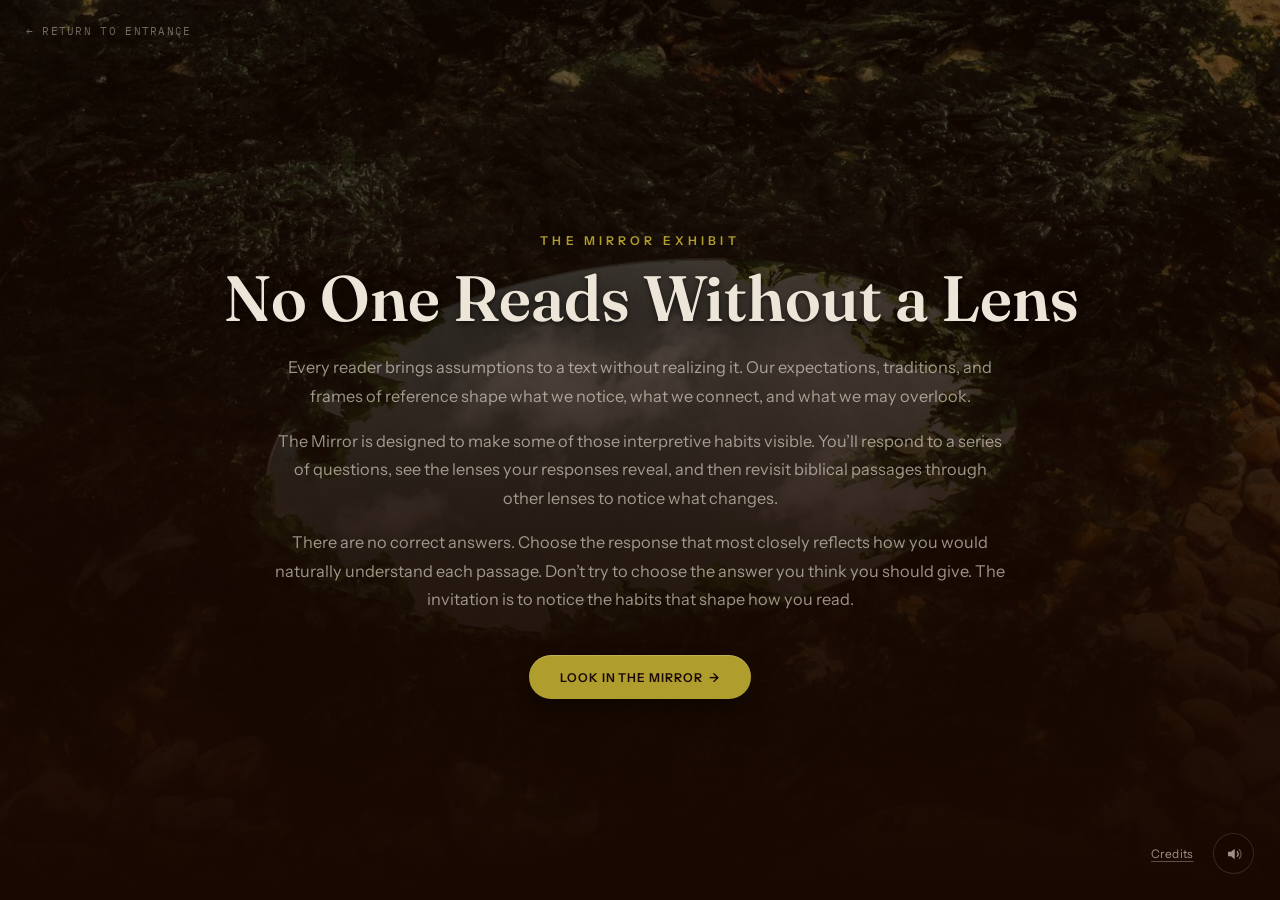
<file: mirror.html>
<!DOCTYPE html>
<html lang="en">
<head>
<meta charset="UTF-8">
<meta name="viewport" content="width=device-width, initial-scale=1.0">
<title>The Mirror Exhibit — A World Rediscovered</title>
<meta name="description" content="An interactive exhibit that surfaces the interpretive lenses you instinctively bring to a text.">
<link rel="icon" type="image/png" sizes="32x32" href="favicon-32x32.png">
<link rel="icon" type="image/png" sizes="16x16" href="favicon-16x16.png">
<link rel="apple-touch-icon" sizes="180x180" href="apple-touch-icon.png">
<link rel="shortcut icon" href="favicon.ico">
<link rel="preconnect" href="https://fonts.googleapis.com">
<link href="https://fonts.googleapis.com/css2?family=Fraunces:ital,opsz,wght@0,9..144,300;0,9..144,400;0,9..144,500;0,9..144,600;0,9..144,700;1,9..144,400;1,9..144,500&family=Instrument+Sans:ital,wght@0,400;0,500;0,600;1,400&family=IBM+Plex+Mono:wght@400;500&display=swap" rel="stylesheet">
<link rel="stylesheet" href="atmosphere.css">
<link rel="stylesheet" href="chrome.css">
<style>
  /* ============================================================
     The Mirror Exhibit
     Shares the Lobby's design tokens (ground -> ochre palette,
     Fraunces + Instrument Sans + IBM Plex Mono) so it reads as the
     same site, with its own visual personality layered on top:
     a literal reflective seam, faint mirrored typography, and a
     cursor-tracked glow that behaves like light catching glass.
     ============================================================ */
  :root{
    --ground:#180801;
    --ground-rgb:24,8,1;
    --umber:#2F150A;
    --rust:#5E250C;
    --clay:#64463A;
    --ochre:#AF9D2E;
    --bone:#EDE6D8;
    --whisper:#EDE6D8;
    --bone-dim:rgba(237,230,216,0.62);
    --bone-faint:rgba(237,230,216,0.34);
  }
  *{box-sizing:border-box;}
  html{scroll-behavior:smooth;}
  body{
    margin:0; background:var(--ground); color:var(--bone);
    font-family:'Instrument Sans', sans-serif; position:relative; overflow-x:hidden;
    min-height:100vh;
  }
  img{display:block; max-width:none; user-select:none; -webkit-user-drag:none;}
  h1,h2,h3,p{margin:0;}
  button{font:inherit; color:inherit;}
  a{color:inherit;}

  /* ---------- shared chrome ---------- */
  .lobby-return{
    position:fixed; top:1.5rem; left:1.6rem; z-index:80;
    display:flex; align-items:center; gap:0.5rem;
    font-family:'IBM Plex Mono', monospace; font-size:0.68rem; letter-spacing:0.12em;
    text-transform:uppercase; color:var(--bone-dim); text-decoration:none;
    opacity:0.68; transition:opacity .25s ease, color .25s ease;
  }
  .lobby-return:hover, .lobby-return:focus-visible{ opacity:1; color:var(--ochre); outline:none; }

  .mirror-eyebrow{
    font-family:'Instrument Sans', sans-serif; font-weight:600; font-size:0.76rem; letter-spacing:0.34em;
    text-transform:uppercase; color:var(--ochre); text-align:center;
  }

  /* ---------- stage machinery ---------- */
  .stage{
    display:none; min-height:100vh; width:100%;
    position:relative; z-index:1;
    align-items:center; justify-content:center;
    padding:7rem 1.5rem 5rem;
  }
  .stage.is-active{ display:flex; }
  .stage-inner{
    width:100%; max-width:52rem;
    opacity:0; transform:translateY(14px);
    transition:opacity 1s ease, transform 1s ease;
  }
  .stage-inner.is-shown{ opacity:1; transform:translateY(0); }
  @media (prefers-reduced-motion: reduce){
    .stage-inner{ transition:none; transform:none; opacity:1; }
  }

  /* ---------- intro ---------- */
  #stage-intro{
    background:
      linear-gradient(to bottom, rgba(24,8,1,0.55), rgba(24,8,1,0.88) 60%, var(--ground) 100%),
      url('cards/mirror.jpg') center 32% / cover no-repeat;
  }
  .intro-content{ text-align:center; position:relative; }
  .intro-content h1{
    font-family:'Fraunces', serif; font-weight:600; font-size:clamp(2rem, 5.4vw, 4rem);
    line-height:1.05; margin:1rem 0 1.4rem; color:var(--bone);
    text-shadow:0 2px 4px rgba(0,0,0,0.55), 0 12px 34px rgba(0,0,0,0.5);
    position:relative;
    white-space:nowrap;
  }
  @media (max-width:480px){
    .intro-content h1{ white-space:normal; }
  }
  .intro-lede{
    max-width:46rem; margin:0 auto; font-size:1.02rem; line-height:1.75;
    color:var(--bone-dim);
  }
  .intro-lede + .intro-lede{ margin-top:1rem; }
  /* Reused on the quiz stage as the persistent per-question instruction
     line (see .q-instruction below) — kept here too in case anything
     else references it. */
  .intro-instruction{
    margin:2.2rem auto 0; max-width:30rem;
    font-family:'Fraunces', serif; font-style:italic; font-weight:400;
    font-size:1.05rem; line-height:1.6; color:var(--bone);
    border-top:1px solid rgba(175,157,46,0.25); border-bottom:1px solid rgba(175,157,46,0.25);
    padding:1.1rem 0;
  }
  /* CTA — matches the "Enter" chip used on the Lobby exhibit cards
     (.room-panel-status in index.html): filled ochre pill, mono label. */
  .mirror-cta{
    display:inline-flex; align-items:center; gap:0.5em; margin-top:2.6rem;
    font-family:'Instrument Sans', sans-serif; font-weight:600; font-size:0.76rem; letter-spacing:0.08em;
    text-transform:uppercase; color:var(--ground); background:var(--ochre);
    border:none; border-radius:999px; padding:0.9rem 1.9rem;
    text-decoration:none; cursor:pointer;
    box-shadow:0 0.5rem 1.1rem rgba(0,0,0,0.4), inset 0 1px 0 rgba(255,255,255,0.2);
    transition:background .2s ease, box-shadow .2s ease, transform .2s ease;
  }
  .mirror-cta:hover, .mirror-cta:focus-visible{
    background:#c4b154; transform:translateY(-2px);
    box-shadow:0 0.7rem 1.5rem rgba(0,0,0,0.48), inset 0 1px 0 rgba(255,255,255,0.25); outline:none;
  }
  .mirror-cta .arrow{ transition:transform .25s ease; }
  .mirror-cta:hover .arrow{ transform:translateX(4px); }

  /* ---------- questionnaire ---------- */
  /* Same image + position as the intro, but washed with a much heavier
     dark overlay so it reads as a faint, steady presence rather than a
     scene — the questions need to stay the visual focus. */
  #stage-quiz{
    background:
      linear-gradient(to bottom, rgba(24,8,1,0.82), rgba(24,8,1,0.9) 55%, var(--ground) 100%),
      url('cards/mirror.jpg') center 32% / cover no-repeat;
  }
  .quiz-heading{
    font-family:'Fraunces', serif; font-weight:600; font-size:clamp(2rem, 5.4vw, 4rem);
    text-align:center; color:var(--bone); margin:0.7rem 0 2.2rem;
    text-shadow:0 1px 0 rgba(255,255,255,0.06), 0 2px 22px rgba(175,157,46,0.18);
  }
  .quiz-progress{
    display:flex; flex-direction:column; align-items:center; gap:0.6rem;
    margin-bottom:2.8rem;
  }
  .quiz-progress .p-label{
    font-family:'Instrument Sans', sans-serif; font-weight:600; font-size:0.72rem; letter-spacing:0.1em;
    text-transform:uppercase; color:var(--bone-dim); white-space:nowrap;
  }
  .quiz-progress .p-track{
    width:min(240px, 40vw); height:2px; background:rgba(237,230,216,0.16);
    border-radius:2px; position:relative;
  }
  .quiz-progress .p-fill{
    position:absolute; left:0; top:0; height:100%; background:var(--ochre);
    border-radius:2px; transition:width .4s ease;
  }
  .question-wrap{
    transition:opacity .26s ease, transform .26s ease;
  }
  .question-wrap.is-transitioning{ opacity:0; transform:translateY(10px); }
  @media (prefers-reduced-motion: reduce){
    .question-wrap{ transition:none; }
    .question-wrap.is-transitioning{ transform:none; }
  }
  .q-scenario{
    font-family:'Fraunces', serif; font-weight:500; font-size:clamp(1.4rem, 3.2vw, 1.9rem);
    line-height:1.25; text-align:center; max-width:34rem; margin:0 auto 0.9rem; color:var(--bone);
  }
  .q-prompt{
    font-family:'Fraunces', serif; font-weight:500; font-size:clamp(1.4rem, 3.2vw, 1.9rem);
    line-height:1.25; text-align:center; max-width:34rem; margin:0 auto 2.6rem; color:var(--bone);
  }
  .answers-grid, .answers-stack{ display:grid; gap:1rem; }
  .answers-grid{ grid-template-columns:1fr 1fr; }
  .answers-stack{ grid-template-columns:1fr; max-width:34rem; margin:0 auto; }
  @media (max-width:640px){
    .answers-grid{ grid-template-columns:1fr; }
  }
  .answer-card{
    position:relative; text-align:left; cursor:pointer;
    background:rgba(237,230,216,0.03); border:1px solid rgba(237,230,216,0.14);
    border-radius:4px; padding:1.3rem 1.5rem; min-height:64px;
    font-family:'Instrument Sans', sans-serif; font-size:0.96rem; line-height:1.5; color:var(--bone-dim);
    transition:background .22s ease, border-color .22s ease, transform .22s ease, color .22s ease;
  }
  .answer-card:hover, .answer-card:focus-visible{
    background:rgba(175,157,46,0.1); border-color:rgba(175,157,46,0.45);
    color:var(--bone); transform:translateY(-2px); outline:none;
  }
  .answer-card.is-selected{
    background:rgba(175,157,46,0.22); border-color:var(--ochre); color:var(--bone);
  }
  .answer-card .a-mark{
    position:absolute; top:1rem; right:1.1rem; width:14px; height:14px;
    border:1px solid rgba(237,230,216,0.3); border-radius:50%;
    transition:border-color .22s ease, background .22s ease;
  }
  .answer-card.is-selected .a-mark{ background:var(--ochre); border-color:var(--ochre); }
  .answers-stack .answer-card{ padding:1.1rem 3rem 1.1rem 1.4rem; }

  /* ---------- developing / transition ---------- */
  #stage-developing{ background:var(--ground); }
  .developing-inner{ text-align:center; }
  .developing-line{
    width:1px; height:64px; margin:0 auto 1.6rem; background:var(--ochre);
    animation:developGrow 1.5s ease-in-out infinite;
    transform-origin:top;
  }
  @keyframes developGrow{
    0%{ transform:scaleY(0); opacity:0.4; }
    50%{ transform:scaleY(1); opacity:1; }
    100%{ transform:scaleY(0); opacity:0.4; }
  }
  @media (prefers-reduced-motion: reduce){ .developing-line{ animation:none; transform:scaleY(1); } }
  .developing-text{
    font-family:'Fraunces', serif; font-style:italic; font-weight:400; font-size:1.02rem; line-height:1.6;
    color:var(--bone-dim);
  }

  /* ---------- shared percentage-chart styling ----------
     Used by the percentage breakdown on the lens-profiles stage
     (the standalone results screen that used to share this block
     has been folded into that stage). */
  .lens-bar-list{
    display:flex; flex-direction:column; gap:1.15rem;
    margin:0.4rem 0 1rem; text-align:left;
  }
  .lens-bar-row .lb-head{
    display:flex; align-items:baseline; justify-content:space-between; gap:1rem; margin-bottom:0.5rem;
  }
  .lens-bar-row .lb-name{
    font-family:'Fraunces', serif; font-weight:500; font-size:1.04rem; color:var(--bone-dim);
  }
  .lens-bar-row.is-top .lb-name{
    font-weight:600; color:var(--bone);
    text-shadow:0 0 1px rgba(175,157,46,0.4), 1px 1px 0 rgba(175,157,46,0.12);
  }
  .lens-bar-row .lb-pct{
    font-family:'IBM Plex Mono', monospace; font-size:0.78rem; letter-spacing:0.03em; color:var(--ochre);
    flex-shrink:0;
  }
  .lb-track{
    position:relative; height:4px; border-radius:3px; background:rgba(237,230,216,0.08); overflow:hidden;
  }
  .lb-fill{
    position:absolute; inset:0 auto 0 0; width:0%; border-radius:3px;
    background:linear-gradient(90deg, rgba(175,157,46,0.5), var(--ochre));
    transition:width 1.1s cubic-bezier(.16,.9,.28,1);
  }
  .lens-bar-row.is-top .lb-fill{
    background:linear-gradient(90deg, var(--ochre), #ddce78);
    box-shadow:0 0 10px rgba(175,157,46,0.3);
  }
  .lb-fill::after{
    content:''; position:absolute; inset:0;
    background:linear-gradient(90deg, transparent, rgba(255,255,255,0.4), transparent);
    transform:translateX(-100%);
  }
  /* The shine sweep only plays once .is-playing is added, in sync
     with the chart's own reveal (see playLensBars()) — previously it
     ran on a fixed clock from the moment the bar was created, which
     could be well before the chart was actually visible, so it (and
     the width fill below) would finish while still hidden and the
     chart would "flash" into view already fully lit. */
  .lb-fill.is-playing::after{ animation:lbShine 1.6s ease-out 0.5s 1; }
  @keyframes lbShine{ to{ transform:translateX(100%); } }
  @media (prefers-reduced-motion: reduce){
    .lb-fill{ transition:none; }
    .lb-fill::after{ animation:none; display:none; }
  }
  /* ---------- lens profiles ----------
     Same washed mirror.jpg backdrop as the quiz stage — this is the
     first screen the visitor sees after the quiz. It carries a small
     section heading (not the full exhibit eyebrow/title treatment
     used elsewhere) since the visitor already knows where they are —
     this just labels the results that follow. */
  .profiles-heading{
    font-family:'Fraunces', serif; font-weight:600; font-size:clamp(2rem, 5.4vw, 4rem);
    text-align:center; color:var(--bone); margin:0 0 0.9rem;
    text-shadow:0 1px 0 rgba(255,255,255,0.06), 0 2px 22px rgba(175,157,46,0.18);
  }
  .profiles-divider{
    width:3rem; height:1px; margin:0 auto 1.9rem;
    background:rgba(175,157,46,0.35);
  }
  #stage-profiles{
    align-items:flex-start; padding-top:3rem; padding-bottom:1.25rem;
    height:100vh; max-height:100vh; overflow:hidden;
    background:
      linear-gradient(to bottom, rgba(24,8,1,0.82), rgba(24,8,1,0.9) 55%, var(--ground) 100%),
      url('cards/mirror.jpg') center 32% / cover no-repeat;
  }
  .profiles-inner{
    max-width:78rem; height:100%; min-height:0;
    display:flex; flex-direction:column; justify-content:center;
    text-align:center;
  }
  /* No page scroll on this stage: the sidebar, carousel, pagination
     and Continue button are sized to their own content and centered
     as one composition, rather than stretched to fill the stage — so
     they read as a single connected unit and Continue always sits
     just beneath the carousel, never far down the page. If a single
     lens's write-up is too long, that card scrolls internally. */
  .profiles-layout{
    display:flex; align-items:center; gap:4.5rem;
    flex:0 0 auto; min-height:0; text-align:left;
    margin-top:2rem;
  }
  .profiles-sidebar{ flex:0 0 21rem; }
  .profiles-main{
    flex:1 1 auto; min-width:0;
    display:flex; flex-direction:column;
  }
  @media (max-width:900px){
    .profiles-layout{ display:flex; flex-direction:column; gap:1.5rem; }
    .profiles-sidebar{ flex:0 0 auto; }
  }
  .profiles-sidebar .lens-bar-list{ margin-bottom:0; }
  /* Quiet "back to results" wayfinding link — used on Read It Again
     and Reflection, the two screens that follow the results, so the
     visitor can always return to their results but never further
     back into the quiz itself. Styled to match .lobby-return exactly
     and sits fixed just beneath it; scoped inside its stage so it
     only ever appears on those two screens. */
  .back-link{
    position:fixed; top:3.3rem; left:1.6rem; z-index:80;
    display:flex; align-items:center; gap:0.5rem;
    font-family:'IBM Plex Mono', monospace; font-size:0.68rem; letter-spacing:0.12em;
    text-transform:uppercase; color:var(--bone-dim); text-decoration:none;
    opacity:0.68; transition:opacity .25s ease, color .25s ease;
  }
  .back-link:hover, .back-link:focus-visible{ opacity:1; color:var(--ochre); outline:none; }
  /* Subtle instructional line reused on both the Profiles carousel
     and the Read It Again lens selector. */
  .subtle-instruction{
    font-family:'Fraunces', serif; font-style:italic; font-weight:400;
    font-size:0.92rem; color:var(--bone-faint); margin-bottom:0.8rem;
  }

  /* ---- lens carousel: one lens at a time, with arrows, dots and a
     counter making it obvious there's more to page through. It sizes
     to its content (capped by max-height, with internal scroll as a
     fallback) instead of stretching, so there's no dead space below
     the text and the arrows sit level with the content. ---- */
  .profiles-carousel{
    position:relative;
    display:flex; align-items:center; gap:0.85rem;
  }
  .carousel-viewport{
    flex:1 1 auto; min-width:0; overflow:hidden; position:relative;
  }
  .carousel-track{
    display:flex;
    transition:transform .5s cubic-bezier(.16,.9,.28,1);
  }
  .lens-profile{
    flex:0 0 100%; width:100%; max-width:100%; max-height:40vh;
    padding:0 0.25rem; overflow-y:auto;
  }
  .lens-profile h2{
    font-family:'Fraunces', serif; font-weight:600; font-size:clamp(1.7rem, 3.8vw, 2.3rem);
    color:var(--bone); margin-bottom:0.4rem;
  }
  .lens-profile .lp-tagline{
    font-family:'Fraunces', serif; font-style:italic; font-size:1.15rem; color:var(--ochre);
    margin-bottom:0.85rem;
  }
  .lens-profile .lp-body{
    font-size:1.05rem; line-height:1.7; color:var(--bone-dim); margin-bottom:1.1rem;
  }
  .lp-split{ display:grid; grid-template-columns:1fr 1fr; gap:1.1rem; }
  @media (max-width:640px){ .lp-split{ grid-template-columns:1fr; } }
  .lp-split div{
    background:rgba(237,230,216,0.03); border:1px solid rgba(237,230,216,0.1);
    border-radius:4px; padding:0.85rem 1rem;
  }
  .lp-split .lp-label{
    display:inline-flex; font-family:'Instrument Sans', sans-serif; font-weight:600;
    font-size:0.66rem; letter-spacing:0.08em; text-transform:uppercase; color:var(--bone-faint);
    background:rgba(237,230,216,0.06); border:1px solid rgba(237,230,216,0.18);
    border-radius:999px; padding:0.3rem 0.7rem; margin-bottom:0.5rem;
  }
  .lp-split p{ font-size:0.96rem; line-height:1.6; color:var(--bone-dim); }

  .carousel-arrow{
    flex:0 0 auto; align-self:center;
    width:2.5rem; height:2.5rem; border-radius:50%; padding:0;
    display:flex; align-items:center; justify-content:center;
    background:rgba(237,230,216,0.05); border:1px solid rgba(237,230,216,0.16);
    color:var(--bone-dim); cursor:pointer;
    transition:background .2s ease, border-color .2s ease, color .2s ease, opacity .2s ease;
  }
  .carousel-arrow:hover:not(:disabled), .carousel-arrow:focus-visible:not(:disabled){
    background:rgba(175,157,46,0.14); border-color:rgba(175,157,46,0.4); color:var(--ochre); outline:none;
  }
  .carousel-arrow:disabled{ opacity:0.25; cursor:default; }
  .carousel-arrow svg{ display:block; }

  .carousel-pagination{
    display:flex; align-items:center; justify-content:center; gap:0.6rem;
    margin-top:0.45rem; flex:0 0 auto;
  }
  .carousel-dot{
    width:0.5rem; height:0.5rem; border-radius:50%;
    background:rgba(237,230,216,0.22); border:none; padding:0; cursor:pointer;
    transition:background .25s ease, transform .25s ease;
  }
  .carousel-dot:hover{ background:rgba(237,230,216,0.4); }
  .carousel-dot.is-active{ background:var(--ochre); transform:scale(1.35); }
  .carousel-counter{
    font-family:'IBM Plex Mono', monospace; font-size:0.64rem; letter-spacing:0.1em;
    text-transform:uppercase; color:var(--bone-faint); margin-left:0.4rem;
  }

  .profiles-continue{ text-align:center; margin-top:1.8rem; flex:0 0 auto; }
  .profiles-continue .mirror-cta{ margin-top:0.8rem; }
  @media (max-width:900px){
    .profiles-continue{ margin-top:1.4rem; }
  }

  /* ---------- read it again ----------
     Editorial two-column composition, museum-placard rather than
     quiz-interface: the passage (left) is the one carousel on this
     page — the lens (right) is a selector that swaps the reading
     shown beneath it, not a second carousel. The passage stays put
     while only the lens content changes, and that's meant to be
     visually obvious: a stable left column beside a right column
     whose content quietly crossfades. */
  #stage-readagain{
    background:
      linear-gradient(to bottom, rgba(24,8,1,0.82), rgba(24,8,1,0.9) 55%, var(--ground) 100%),
      url('cards/mirror.jpg') center 32% / cover no-repeat;
  }
  .readagain-inner{ max-width:62rem; text-align:center; }

  .readagain-layout{
    margin-top:2.8rem; text-align:left;
    display:grid; grid-template-columns:1fr 1fr; gap:4.5rem;
    align-items:start;
  }
  @media (max-width:900px){
    .readagain-layout{ grid-template-columns:1fr; gap:2.4rem; margin-top:2.2rem; }
  }

  /* ---- left column: the passage ---- */
  .passage-col{ display:flex; flex-direction:column; }
  .passage-panel{ transition:opacity .26s ease; }
  .passage-panel.is-fading{ opacity:0; }
  .verse-ref{
    font-family:'IBM Plex Mono', monospace; font-size:0.72rem;
    letter-spacing:0.24em; text-transform:uppercase; color:var(--ochre); margin-bottom:1.3rem;
  }
  .verse-text{
    font-family:'Fraunces', serif; font-style:italic; font-weight:500;
    font-size:clamp(1.35rem, 2.4vw, 1.85rem); line-height:1.5; color:var(--bone);
  }
  .passage-nav{
    display:flex; align-items:center; gap:1.1rem; margin-top:1.8rem;
  }
  .ra-nav-arrow{
    background:none; border:none; padding:0.2rem 0.4rem; cursor:pointer;
    font-family:'Instrument Sans', sans-serif; font-size:1.2rem; line-height:1;
    color:var(--bone-dim);
    transition:color .2s ease, opacity .2s ease;
  }
  .ra-nav-arrow:hover:not(:disabled), .ra-nav-arrow:focus-visible:not(:disabled){
    color:var(--ochre); outline:none;
  }
  .ra-nav-arrow:disabled{ opacity:0.3; cursor:default; }
  .ra-nav-counter{
    font-family:'IBM Plex Mono', monospace; font-size:0.72rem; letter-spacing:0.08em;
    color:var(--bone-faint); min-width:3rem; text-align:center;
  }

  /* ---- right column: the lens ---- */
  .lens-col{ display:flex; flex-direction:column; }
  .lens-selector{
    display:flex; flex-wrap:wrap; gap:0.5rem 0.6rem;
    margin-bottom:1.6rem;
  }
  @media (max-width:900px){
    .lens-selector{
      flex-wrap:nowrap; overflow-x:auto; -webkit-overflow-scrolling:touch;
      padding-bottom:0.4rem; margin-bottom:1.3rem;
    }
    .lens-select-btn{ flex:0 0 auto; }
  }
  .lens-select-btn{
    font-family:'Instrument Sans', sans-serif; font-weight:600; font-size:0.7rem;
    letter-spacing:0.05em; text-transform:uppercase; color:var(--bone-faint);
    background:transparent; border:1px solid rgba(237,230,216,0.16);
    border-radius:999px; padding:0.5rem 1rem; cursor:pointer; white-space:nowrap;
    transition:color .2s ease, border-color .2s ease, background .2s ease;
  }
  .lens-select-btn:hover{ color:var(--bone); border-color:rgba(237,230,216,0.32); }
  .lens-select-btn:focus-visible{ outline:none; border-color:var(--ochre); }
  .lens-select-btn.is-active{
    color:var(--ground); background:var(--ochre); border-color:var(--ochre);
  }
  .lens-panel{
    background:rgba(237,230,216,0.04); border:1px solid rgba(175,157,46,0.22);
    border-radius:8px; padding:2rem 2.2rem; min-height:15rem;
    transition:opacity .26s ease;
  }
  .lens-panel.is-fading{ opacity:0; }
  .lens-panel .lp-note{
    font-family:'Instrument Sans', sans-serif; font-weight:600; font-size:0.64rem;
    letter-spacing:0.1em; text-transform:uppercase; color:var(--bone-faint);
    margin-bottom:0.6rem;
  }
  .lens-panel h2{
    font-family:'Fraunces', serif; font-weight:600; font-size:1.35rem; color:var(--ochre);
    margin-bottom:1rem;
  }
  .lens-panel p{ font-size:1.02rem; line-height:1.75; color:var(--bone-dim); }
  @media (prefers-reduced-motion: reduce){
    .passage-panel, .lens-panel{ transition:none; }
  }

  .readagain-continue{ text-align:center; margin-top:2.6rem; }

  /* ---------- core reflection ----------
     A quiet, deliberate beat between the results and what comes next —
     the whole stage fades in slower than the rest of the site, and its
     four lines cascade in one at a time, top to bottom, rather than
     the quick 120ms stagger used for ordinary UI chrome elsewhere. */
  #stage-reflection{ background:var(--ground); }
  .reflection-inner{
    text-align:center; padding:3rem 0;
    transition:opacity 1.8s ease, transform 1.8s ease;
  }
  .reflection-line{
    font-family:'Fraunces', serif; font-weight:500; font-size:clamp(1.7rem, 4.2vw, 2.6rem);
    line-height:1.3; color:var(--bone); margin-bottom:0.3rem;
  }
  .reflection-line + .reflection-line{ margin-top:0; }
  .reflection-line--nowrap{ white-space:nowrap; }
  /* No divider rule between the two groups anymore (removed per request) —
     this margin alone carries the separation that the divider + its
     auto margins used to provide. */
  .reflection-group + .reflection-group{ margin-top:3.2rem; }
  .reflection-continue{ margin-top:3rem; }
  .reflection-nav{
    display:flex; align-items:center; justify-content:center; gap:1rem; flex-wrap:wrap;
  }
  .reflection-nav .mirror-cta{ margin-top:0; }
  .mirror-cta.is-quiet{
    background:none; color:var(--bone-dim); cursor:default; opacity:0.7;
    border:1px solid rgba(237,230,216,0.3); box-shadow:none;
  }
  .mirror-cta.is-quiet:hover{ background:none; transform:none; box-shadow:none; }
  /* Intro/results/profiles/reflection content that fades in via JS
     uses its own data-reveal-manual attribute rather than the shared
     [data-reveal] one that chrome.js sweeps on page load. That sweep
     runs once, globally, on a timer started at page load — for
     content still behind a hidden SPA stage at that point, its delay
     can land several seconds in, well after a visitor has actually
     reached that stage by clicking through, and it would still fire
     then and slap .is-revealed onto everything at once — an unwanted
     "flash to fully visible, then disappear" the moment the real,
     deliberate reveal (scheduled by JS) resets it a moment later.
     Giving these elements their own attribute keeps them invisible to
     that sweep entirely; only the JS reveal functions below ever
     touch their state.
     Quick fade-up: a short opacity fade carries the reveal, with only
     a subtle 10px rise (see revealCascade() below for the matching
     stagger) — fast and responsive rather than something you feel
     yourself waiting on. */
  [data-reveal-manual]{
    opacity:0; transform:translateY(10px);
    transition:opacity .4s ease-out, transform .4s ease-out;
  }
  [data-reveal-manual].is-revealed{ opacity:1; transform:translateY(0); }
  @media (prefers-reduced-motion: reduce){
    [data-reveal-manual]{ transition:none; opacity:1; transform:none; }
  }
  /* The reflection stage's closing beat is its own thing: slower,
     more contemplative, and pure opacity with no rise at all — kept
     exactly as tuned separately from the quick fade-up above. */
  #stage-reflection [data-reveal-manual]{
    transform:none;
    transition:opacity 1.1s ease-in-out;
  }

  /* ---------- cursor-tracked glass glow (intro + results) ---------- */
  .glass-glow{
    position:fixed; inset:0; z-index:0; pointer-events:none; opacity:0;
    transition:opacity .4s ease;
    background:radial-gradient(circle at var(--gx,50%) var(--gy,40%), rgba(237,230,216,0.06), transparent 45%);
  }
  .glass-glow.is-active{ opacity:1; }
  @media (prefers-reduced-motion: reduce){ .glass-glow{ display:none; } }
</style>
</head>
<body class="page-transition">
<noscript><style>body.page-transition{opacity:1 !important;}</style></noscript>

<div class="desktop-gate" role="region" aria-label="Best viewed on a desktop or laptop">
  <div class="desktop-gate-inner">
    <svg class="desktop-gate-icon" viewBox="0 0 48 34" fill="none" stroke="currentColor" stroke-width="1.6" stroke-linecap="round" stroke-linejoin="round" aria-hidden="true"><rect x="7" y="3" width="34" height="21" rx="2"/><path d="M2 30h44M2 30l3-6h38l3 6"/></svg>
    <p class="desktop-gate-eyebrow">A World Rediscovered</p>
    <h1>Some worlds need a little more room.</h1>
    <span class="desktop-gate-rule" aria-hidden="true"></span>
    <p>A World Rediscovered is an interactive exploration designed for larger screens.</p>
    <p class="desktop-gate-cta">Visit on a desktop or laptop to explore.</p>
  </div>
</div>

  <button class="audio-toggle" id="audioToggle" type="button" aria-pressed="false" aria-label="Mute background music">
    <svg class="audio-icon audio-icon-on" viewBox="0 0 24 24" fill="none" aria-hidden="true">
      <path d="M4 9v6h4l5 4V5L8 9H4z" fill="currentColor"/>
      <path d="M16.3 8.7a5 5 0 0 1 0 6.6" stroke="currentColor" stroke-width="1.6" stroke-linecap="round"/>
      <path d="M19 6a8.7 8.7 0 0 1 0 12" stroke="currentColor" stroke-width="1.6" stroke-linecap="round" opacity="0.55"/>
    </svg>
    <svg class="audio-icon audio-icon-off" viewBox="0 0 24 24" fill="none" aria-hidden="true" style="display:none">
      <path d="M4 9v6h4l5 4V5L8 9H4z" fill="currentColor"/>
      <path d="M15.5 9.5l5 5M20.5 9.5l-5 5" stroke="currentColor" stroke-width="1.6" stroke-linecap="round"/>
    </svg>
  </button>
  <audio id="bgAudio" src="Buried%20Chambers.mp3" loop preload="auto" muted></audio>

  <button class="credits-toggle" id="creditsToggle" type="button" aria-haspopup="dialog" aria-controls="creditsModal">Credits</button>

  <div class="credits-overlay" id="creditsOverlay">
    <div class="credits-modal" id="creditsModal" role="dialog" aria-modal="true" aria-labelledby="creditsTitle">
      <button class="credits-close" id="creditsClose" type="button" aria-label="Close credits">
        <svg width="14" height="14" viewBox="0 0 14 14" fill="none" aria-hidden="true">
          <path d="M1 1L13 13M13 1L1 13" stroke="currentColor" stroke-width="1.6" stroke-linecap="round"/>
        </svg>
      </button>
      <h3 id="creditsTitle">Credits</h3>
      <section>
        <div class="credits-label">Made by</div>
        <p>Jarrett Michael · <a class="credits-link" href="https://jarrettmichael.com" target="_blank" rel="noopener">jarrettmichael.com</a></p>
      </section>
      <section>
        <div class="credits-label">Photography</div>
        <p>Photography courtesy of contributors on Unsplash.<br><br>Roberto Catarinicchia<br>Drew Coffman<br>Taylor Flowe<br>Vladimir Kramer<br>Volodymyr Leush<br>Parastoo Maleki<br>Zoltan Tasi<br>Drew Walker</p>
      </section>
    </div>
  </div>

  <a class="lobby-return" href="index.html#corridor-cards-start" aria-label="Return to the first exhibit">&larr; Return to Entrance</a>
  <div class="dust-layer" id="dustLayer" aria-hidden="true"></div>
  <div class="glass-glow" id="glassGlow" aria-hidden="true"></div>

  <main id="app">

    <!-- ============ STAGE: intro ============ -->
    <section class="stage is-active" id="stage-intro" data-stage="intro">
      <div class="stage-inner intro-content is-shown">
        <p class="mirror-eyebrow" data-reveal-manual>The Mirror Exhibit</p>
        <h1 data-reveal-manual>No One Reads Without a Lens</h1>
        <p class="intro-lede" data-reveal-manual>Every reader brings assumptions to a text without realizing it. Our expectations, traditions, and frames of reference shape what we notice, what we connect, and what we may overlook.</p>
        <p class="intro-lede" data-reveal-manual>The Mirror is designed to make some of those interpretive habits visible. You&rsquo;ll respond to a series of questions, see the lenses your responses reveal, and then revisit biblical passages through other lenses to notice what changes.</p>
        <p class="intro-lede" data-reveal-manual>There are no correct answers. Choose the response that most closely reflects how you would naturally understand each passage. Don&rsquo;t try to choose the answer you think you should give. The invitation is to notice the habits that shape how you&nbsp;read.</p>
        <button class="mirror-cta" id="beginBtn" type="button" data-reveal-manual>Look in the Mirror <span class="arrow">&rarr;</span></button>
      </div>
    </section>

    <!-- ============ STAGE: quiz ============ -->
    <section class="stage" id="stage-quiz" data-stage="quiz">
      <div class="stage-inner">
        <p class="mirror-eyebrow" data-reveal>The Mirror Exhibit</p>
        <h1 class="quiz-heading" data-reveal>The Mirror</h1>
        <div class="quiz-progress" data-reveal>
          <span class="p-label" id="quizProgressLabel">Question 1 of 14</span>
          <span class="p-track"><span class="p-fill" id="quizProgressFill" style="width:0%"></span></span>
        </div>
        <div class="question-wrap" id="questionWrap">
          <!-- rendered by JS -->
        </div>
      </div>
    </section>

    <!-- ============ STAGE: developing (transition) ============ -->
    <section class="stage" id="stage-developing" data-stage="developing">
      <div class="stage-inner developing-inner">
        <div class="developing-line" aria-hidden="true"></div>
        <p class="developing-text">Bringing your interpretive lenses into focus&hellip;</p>
      </div>
    </section>

    <!-- ============ STAGE: lens profiles ============ -->
    <!-- This is now the first screen the visitor sees right after
         Question 14: it both reveals the percentage breakdown and
         explains what each lens means, so the old standalone results
         screen is gone — this page absorbed its copy and chart. -->
    <section class="stage" id="stage-profiles" data-stage="profiles">
      <div class="stage-inner profiles-inner">
        <h2 class="profiles-heading" data-reveal-manual>Your Interpretive Lenses</h2>
        <div class="profiles-divider" data-reveal-manual></div>

        <div class="profiles-layout">
          <div class="profiles-sidebar">
            <div class="lens-bar-list" id="profilesSummary" data-reveal-manual>
              <!-- rendered by JS: your results -->
            </div>
          </div>
          <div class="profiles-main">
            <div class="profiles-carousel" data-reveal-manual>
              <button class="carousel-arrow carousel-arrow--prev" id="lensPrevBtn" type="button" aria-label="Previous lens">
                <svg width="9" height="15" viewBox="0 0 9 15" fill="none" aria-hidden="true"><path d="M8 1L1.5 7.5L8 14" stroke="currentColor" stroke-width="1.6" stroke-linecap="round" stroke-linejoin="round"/></svg>
              </button>
              <div class="carousel-viewport">
                <div id="profilesList" class="carousel-track">
                  <!-- rendered by JS -->
                </div>
              </div>
              <button class="carousel-arrow carousel-arrow--next" id="lensNextBtn" type="button" aria-label="Next lens">
                <svg width="9" height="15" viewBox="0 0 9 15" fill="none" aria-hidden="true"><path d="M1 1L7.5 7.5L1 14" stroke="currentColor" stroke-width="1.6" stroke-linecap="round" stroke-linejoin="round"/></svg>
              </button>
            </div>
            <div class="carousel-pagination" id="profilesPagination" role="tablist" aria-label="Lens navigation" data-reveal-manual>
              <!-- dots + counter rendered by JS -->
            </div>
          </div>
        </div>
        <div class="profiles-continue" data-reveal-manual>
          <button class="mirror-cta" id="toReadAgainBtn" type="button">Continue Exploring <span class="arrow">&rarr;</span></button>
        </div>
      </div>
    </section>

    <!-- ============ STAGE: read it again ============ -->
    <section class="stage" id="stage-readagain" data-stage="readagain">
      <a class="back-link" href="#" data-back-to-results aria-label="Return to your results">&larr; Back to Results</a>
      <div class="stage-inner readagain-inner">
        <h2 class="profiles-heading" data-reveal-manual>Read Through Another Lens</h2>
        <div class="profiles-divider" data-reveal-manual></div>

        <!-- Two-column editorial layout: the passage (left) stays put
             while only the lens (right) changes — a single passage
             carousel plus a lens selector, not two carousels. -->
        <div class="readagain-layout" data-reveal-manual>
          <div class="passage-col">
            <div class="passage-panel" id="passagePanel">
              <!-- rendered by JS: reference + verse text -->
            </div>
            <div class="passage-nav">
              <button class="ra-nav-arrow ra-nav-arrow--prev" id="versePrevBtn" type="button" aria-label="Previous passage">&lsaquo;</button>
              <span class="ra-nav-counter" id="versePagination">1 / 3</span>
              <button class="ra-nav-arrow ra-nav-arrow--next" id="verseNextBtn" type="button" aria-label="Next passage">&rsaquo;</button>
            </div>
          </div>

          <div class="lens-col">
            <p class="subtle-instruction">Choose a lens to read the passage from a different angle.</p>
            <div class="lens-selector" id="lensSelector" role="tablist" aria-label="Choose a lens">
              <!-- rendered by JS -->
            </div>
            <div class="lens-panel" id="lensPanel">
              <!-- rendered by JS: active lens name + reading -->
            </div>
          </div>
        </div>

        <div class="readagain-continue" data-reveal-manual>
          <button class="mirror-cta" id="toReflectionBtn" type="button">Continue Exploring <span class="arrow">&rarr;</span></button>
        </div>
      </div>
    </section>

    <!-- ============ STAGE: core reflection ============ -->
    <section class="stage" id="stage-reflection" data-stage="reflection">
      <a class="back-link" href="#" data-back-to-results aria-label="Return to your results">&larr; Back to Results</a>
      <div class="stage-inner reflection-inner">
        <div class="reflection-group">
          <p class="reflection-line" data-reveal-manual>Every lens reveals something.</p>
          <p class="reflection-line" data-reveal-manual>Every lens obscures something.</p>
        </div>
        <div class="reflection-group">
          <p class="reflection-line reflection-line--nowrap" data-reveal-manual>We never read without a lens.</p>
          <p class="reflection-line" data-reveal-manual>The difference is whether we notice it.</p>
        </div>
        <div class="reflection-continue" data-reveal-manual>
          <div class="reflection-nav">
            <a class="mirror-cta is-quiet" href="#" data-coming-soon aria-disabled="true">Next Exhibit <span class="arrow">&rarr;</span></a>
          </div>
        </div>
      </div>
    </section>

  </main>

<script>
(function () {
  'use strict';

  /* ============================================================
     Data: the seven lenses + the fourteen questions.
     Edit copy here — nothing below this block needs to change to
     update questions, answers, lens assignments, or profile text.
     ============================================================ */
  var LENSES = {
    coherence: {
      name: 'Harmonization',
      tagline: 'You look for how the parts fit together.',
      body: 'When passages seem to differ or sit in tension, you look for a way to understand them as parts of a coherent whole. Apparent contradictions invite further reading rather than quick conclusions.',
      helps: 'It helps you notice connections across texts and resist treating difficult passages as isolated fragments.',
      hides: 'It can smooth over real differences in voice, emphasis, or perspective that may deserve attention.'
    },
    framework: {
      name: 'Framework',
      tagline: 'You read through a theological structure you already trust.',
      body: 'You bring established beliefs, doctrines, and traditions to the text and ask how a passage fits within them. Familiar categories help organize what you read and give individual passages a larger theological shape.',
      helps: 'It gives you a stable structure for connecting individual passages to larger theological ideas.',
      hides: 'It can make unfamiliar ideas harder to notice when they do not fit easily within categories you already hold.'
    },
    precision: {
      name: 'Historical',
      tagline: 'You ask what happened, when, and how the text came to be.',
      body: 'You are drawn to the events, people, sources, dates, and circumstances behind a passage. Understanding what may have happened historically helps you make sense of what the text is describing or preserving.',
      helps: 'It grounds the text in real people, events, places, and moments in history.',
      hides: 'It can draw attention toward reconstructing what happened and away from how the text itself has been shaped to communicate meaning.'
    },
    application: {
      name: 'Application',
      tagline: 'You ask what the text means for your life now.',
      body: 'As you read, you look for beliefs, principles, challenges, or practices that can shape the way you live. The distance between the ancient text and the present naturally leads you toward personal meaning.',
      helps: 'It keeps the text connected to lived experience rather than leaving it only in the past.',
      hides: 'It can move too quickly toward the present before asking what the text meant within its own world.'
    },
    canonical: {
      name: 'Canonical',
      tagline: 'You read each passage as part of a larger biblical story.',
      body: 'You naturally connect one part of Scripture with others, especially later texts that revisit, develop, or reinterpret earlier ones. Meaning emerges not only from the passage itself, but from its place within the wider canon.',
      helps: 'It reveals connections, developments, and recurring themes across the biblical collection.',
      hides: 'It can allow later texts to shape your reading before an earlier passage has been heard on its own terms.'
    },
    context: {
      name: 'Context',
      tagline: 'You picture the world the writer and audience actually inhabited.',
      body: 'Before asking what a passage means today, you ask what it may have meant within its own cultural world. Customs, politics, social structures, beliefs, and assumptions all help shape how a text would first have been heard.',
      helps: 'It helps keep modern assumptions from being read back into an ancient text.',
      hides: 'It can make a text feel confined to its original setting rather than something that may continue to speak beyond it.'
    },
    literary: {
      name: 'Literary',
      tagline: 'You notice how the text is built, not just what it says.',
      body: 'Genre, structure, repetition, imagery, pacing, and arrangement all draw your attention. You read for craft as well as content, trusting that how something is communicated contributes to what it means.',
      helps: 'It reveals patterns, structure, and artistry that other approaches can easily overlook.',
      hides: 'It can draw so much attention to how the text is constructed that its historical, theological, or personal claims receive less attention.'
    }
  };

  // Fixed display order for the seven lenses, shared by the profile
  // ranking above and the Read It Again verse comparisons below.
  var LENS_ORDER = ['coherence', 'framework', 'precision', 'application', 'canonical', 'context', 'literary'];

  // Read It Again: three familiar verses, each read through all seven
  // lenses at once, so the same passage visibly changes depending on
  // which lens is doing the reading. Centralized here (same pattern
  // as LENSES/QUESTIONS above) so new verses or readings can be added
  // just by editing this array.
  var READ_AGAIN_VERSES = [
    {
      reference: 'Genesis 1:1—2',
      text: 'In the beginning God created the heavens and the earth. Now the earth was formless and empty, darkness was over the surface of the deep, and the Spirit of God was hovering over the waters.',
      readings: {
        coherence: 'You look for how this opening fits with other biblical passages that describe creation differently, reading them together as parts of one coherent account rather than letting the differences stand in isolation.',
        framework: 'You approach these verses through beliefs you already hold about creation, God, and the nature of Scripture, so those categories shape what you expect the opening of Genesis to be saying.',
        precision: 'You ask what lies behind this account historically, including when it took shape, what traditions it may preserve, and how its language compares with other ancient accounts of origins.',
        application: 'You notice a God who brings order and possibility out of darkness and disorder, and ask where that pattern might speak into your own life.',
        canonical: 'You hear later biblical texts echoing this opening, especially John’s “In the beginning,” and read Genesis as part of a larger scriptural story of creation and new creation.',
        context: 'You picture an ancient audience hearing words like “the deep,” darkness, and an unformed earth within a world of assumptions about the cosmos very different from your own.',
        literary: 'You notice how the scene is constructed: darkness, the deep, an unformed earth, and the Spirit of God poised over the waters before the first divine words are spoken.'
      }
    },
    {
      reference: 'Isaiah 7:14',
      text: 'Therefore the Lord himself will give you a sign: the virgin will conceive and give birth to a son, and will call him Immanuel.',
      readings: {
        coherence: 'You look for a way to read Isaiah’s sign to Ahaz together with Matthew’s later use of the verse, treating them as parts of one coherent witness rather than leaving them in tension.',
        framework: 'You read this verse through theological convictions you already hold about prophecy, fulfillment, and the identity of Jesus, so those categories shape what the sign means from the beginning.',
        precision: 'You ask what the key terms would have meant in Isaiah’s own time, how the verse functioned historically, and what kind of claim it could have made in its original setting.',
        application: 'You hear a reminder that God is not absent in moments of fear or uncertainty, and you ask what it means to trust his presence in your own life.',
        canonical: 'You read this sign in light of Matthew’s use of it, where “Immanuel” becomes part of the larger scriptural pattern that culminates in Jesus as God with us.',
        context: 'You place this within Ahaz’s political crisis and ask what kind of sign would have meant something to a threatened king and the people around him in that moment.',
        literary: 'You notice that this sign belongs to a larger pattern in Isaiah, where children and their names function as living symbols within the prophet’s message.'
      }
    },
    {
      reference: 'Genesis 6:1—4',
      text: 'When human beings began to increase in number on the earth and daughters were born to them, the sons of God saw that the daughters of humans were beautiful, and they married any of them they chose.',
      readings: {
        coherence: 'You look for a way to understand this unusual episode alongside other biblical passages about human beings, divine beings, and the events leading to the flood, reading the differences as parts of a coherent whole.',
        framework: 'You approach the “sons of God” through beliefs you already hold about angels, humanity, and the boundaries between them, so those theological categories shape which interpretations seem possible.',
        precision: 'You ask how terms like “sons of God” were understood when this passage took shape, what older traditions may stand behind the story, and how those questions affect its historical interpretation.',
        application: 'You notice a story of desire crossing boundaries and ask what it might reveal about power, restraint, and the human choices that precede the judgment of the flood.',
        canonical: 'You read this passage alongside later biblical texts that return to rebellious divine beings and ancient judgment, allowing those later echoes to shape how you understand this brief and difficult episode.',
        context: 'You place the story within an ancient world familiar with traditions about divine beings, human women, and extraordinary offspring, making imagery that feels unusual now more recognizable within its original cultural setting.',
        literary: 'You notice how compressed the episode is and where it appears in the story. Its unexplained figures and boundary crossing intensify the sense of disorder just before Genesis turns toward the flood.'
      }
    }
  ];

  var QUESTIONS = [
    { scenario: 'You come across an unfamiliar purity law in Leviticus with no obvious modern equivalent.', prompt: 'What is your first instinct?', answers: [
      { lens: 'coherence', text: 'Look elsewhere in Scripture for a related law that might help explain how the two fit together.' },
      { lens: 'framework', text: 'Ask what larger theological principle the law is meant to express.' },
      { lens: 'precision', text: 'Ask when the law emerged and what historical practice may lie behind it.' },
      { lens: 'application', text: 'Ask what enduring principle the law might teach you today.' }
    ]},
    { scenario: 'A genealogy interrupts the story you are following.', prompt: 'What do you do with it?', answers: [
      { lens: 'canonical', text: 'Trace where the genealogy leads in the larger biblical story.' },
      { lens: 'context', text: 'Ask what the genealogy would have meant to its original audience.' },
      { lens: 'literary', text: 'Notice the pattern of names, including who appears and who is left out.' },
      { lens: 'coherence', text: 'Compare it with another genealogy elsewhere in Scripture and try to reconcile the differences.' }
    ]},
    { scenario: 'Two accounts of the same event tell it differently.', prompt: 'What do you do with the differences?', answers: [
      { lens: 'framework', text: 'Read both through the theological framework you already hold.' },
      { lens: 'precision', text: 'Try to determine what happened and in what order.' },
      { lens: 'application', text: 'Ask what each account is meant to teach you personally.' },
      { lens: 'canonical', text: 'Read both in light of how later Scripture interprets or develops the same event.' }
    ]},
    { scenario: 'A prophet uses a vivid image you do not immediately understand.', prompt: 'Where do you go first?', answers: [
      { lens: 'context', text: 'Ask what the image would have meant to its original audience.' },
      { lens: 'literary', text: 'Notice how the image is constructed and how it functions within the passage.' },
      { lens: 'coherence', text: 'Look elsewhere in Scripture for the same image used more plainly and use it to clarify this one.' },
      { lens: 'framework', text: 'Interpret the image through categories you already know from teaching or tradition.' }
    ]},
    { scenario: 'You read a psalm that seems to emerge from a historical crisis.', prompt: 'What draws your attention first?', answers: [
      { lens: 'precision', text: 'Try to identify the specific historical event behind it.' },
      { lens: 'application', text: 'Ask how the psalm’s emotion connects with something you are experiencing.' },
      { lens: 'canonical', text: 'Read it in light of how later Scripture interprets or develops the psalm.' },
      { lens: 'context', text: 'Picture the cultural and social world the psalmist was writing from.' }
    ]},
    { scenario: 'A parable ends without a clear resolution.', prompt: 'What do you do with the ambiguity?', answers: [
      { lens: 'literary', text: 'Notice the shape of the story and ask what the ambiguity is doing.' },
      { lens: 'coherence', text: 'Compare it with other parables to see whether they help resolve the ambiguity.' },
      { lens: 'framework', text: 'Interpret it through the moral or theological lesson you already associate with parables.' },
      { lens: 'precision', text: 'Ask how closely the written account reflects the parable as it was originally told.' }
    ]},
    { scenario: 'You come across a command that seems to apply only to ancient Israel.', prompt: 'What do you do with it?', answers: [
      { lens: 'application', text: 'Look for an enduring principle you can apply today.' },
      { lens: 'canonical', text: 'Ask how later Scripture treats or develops the command.' },
      { lens: 'context', text: 'Ask what issue in ancient Israel the command was addressing.' },
      { lens: 'literary', text: 'Notice where the command appears in the book and how it relates to what surrounds it.' }
    ]},
    { scenario: 'You notice the same phrase repeated three times across a book.', prompt: 'What is your first instinct?', answers: [
      { lens: 'coherence', text: 'Trace the phrase elsewhere in Scripture to see how the different uses fit together.' },
      { lens: 'framework', text: 'Ask what theological theme or doctrine the repetition reinforces.' },
      { lens: 'precision', text: 'Ask whether the repetition might reflect different sources or stages of composition.' },
      { lens: 'application', text: 'Ask what the repeated phrase might mean for how you live.' }
    ]},
    { scenario: 'An early narrative includes a detail that feels troubling or hard to explain on its own.', prompt: 'How do you approach it?', answers: [
      { lens: 'canonical', text: 'Read the detail in light of where the larger biblical story eventually goes.' },
      { lens: 'context', text: 'Ask what the detail would have signaled to its original audience.' },
      { lens: 'literary', text: 'Notice where the detail appears and what it may be setting up in the story.' },
      { lens: 'coherence', text: 'Look for a parallel passage that might explain or resolve the tension.' }
    ]},
    { scenario: 'You come across a biblical passage that could reasonably be understood in several ways.', prompt: 'What most shapes where you begin?', answers: [
      { lens: 'framework', text: 'How the passage fits within the theological framework or tradition you trust.' },
      { lens: 'precision', text: 'What historical evidence suggests about the passage’s setting, authorship, or circumstances.' },
      { lens: 'application', text: 'What the passage might mean for how you believe or live today.' },
      { lens: 'canonical', text: 'How other biblical writers interpret or develop the same idea.' }
    ]},
    { scenario: 'A law code lists a penalty that feels disproportionate by today’s standards.', prompt: 'Where do you turn first?', answers: [
      { lens: 'context', text: 'Compare it with how neighboring ancient cultures treated the same offense.' },
      { lens: 'literary', text: 'Notice how the law is worded and how it relates to the laws around it.' },
      { lens: 'coherence', text: 'Look for a related law elsewhere in Scripture that might balance or clarify it.' },
      { lens: 'framework', text: 'Ask how the penalty fits within the theological understanding of justice you already hold.' }
    ]},
    { scenario: 'A number in the text seems unusually large or otherwise unexpected.', prompt: 'What do you do with it?', answers: [
      { lens: 'precision', text: 'Try to determine whether the number is literal, approximate, or shaped by ancient reporting conventions.' },
      { lens: 'application', text: 'Ask what response the number is inviting from you today.' },
      { lens: 'canonical', text: 'Read it in light of how similar numbers function elsewhere in Scripture.' },
      { lens: 'context', text: 'Consider what the number might have symbolized or communicated in the ancient world.' }
    ]},
    { scenario: 'A book shifts from narrative into poetry that revisits some of the same material.', prompt: 'What catches your attention first?', answers: [
      { lens: 'literary', text: 'Ask why the genre shift happens at that point and what it does in the book.' },
      { lens: 'coherence', text: 'Compare the narrative and poetic versions to see how they fit together.' },
      { lens: 'framework', text: 'Read the poetry through a theological theme you already associate with the book.' },
      { lens: 'precision', text: 'Ask whether the poem may have been composed separately and incorporated later.' }
    ]},
    { scenario: 'You finish reading an entire book of the Bible in one sitting.', prompt: 'What are you left thinking about?', answers: [
      { lens: 'application', text: 'What personal change the book might be calling you toward.' },
      { lens: 'canonical', text: 'Where the book fits within the Bible’s larger story.' },
      { lens: 'context', text: 'What it might have been like to hear the book read aloud in its original setting.' },
      { lens: 'literary', text: 'The shape of the whole book, including how it opens, develops, and closes.' }
    ]}
  ];

  /* ============================================================
     State
     ============================================================ */
  var scores = { coherence:0, framework:0, precision:0, application:0, canonical:0, context:0, literary:0 };
  var currentIndex = 0;
  var answering = false;

  var stages = Array.prototype.slice.call(document.querySelectorAll('.stage'));
  /* A stage goes from display:none straight to its "shown" opacity in
     one synchronous class toggle — a transition can never run across
     that boundary (there's no prior painted frame to animate from), so
     without help it just pops into view instead of fading. Splitting
     "become part of the layout" (is-active, applied immediately) from
     "fade to visible" (is-shown, applied a frame later) lets the browser
     paint the hidden state first, so the fade actually plays. */
  function goToStage(name) {
    stages.forEach(function (s) {
      s.classList.toggle('is-active', s.dataset.stage === name);
      var inner = s.querySelector('.stage-inner');
      if (inner) inner.classList.remove('is-shown');
    });
    window.scrollTo({ top: 0, behavior: 'auto' });
    var activeInner = document.querySelector('.stage.is-active .stage-inner');
    if (activeInner) {
      requestAnimationFrame(function () {
        requestAnimationFrame(function () {
          activeInner.classList.add('is-shown');
        });
      });
    }
  }

  /* Staggered entrance for a stage's persistent [data-reveal] chrome
     (eyebrow, heading, progress bar). chrome.js's own reveal pass only
     runs once at page load, which is too early for content that's
     still behind an inactive (display:none) SPA stage at that point —
     so this re-plays the same fade/slide-up treatment on demand,
     forcing a real "hidden" frame to paint first (double rAF) so the
     transition actually runs instead of snapping straight to visible. */
  function revealChrome(root, intervalMs) {
    var interval = typeof intervalMs === 'number' ? intervalMs : 120;
    var els = Array.prototype.slice.call(root.querySelectorAll('[data-reveal]'));
    var reduceMotion = window.matchMedia('(prefers-reduced-motion: reduce)').matches;
    els.forEach(function (el) { el.classList.remove('is-revealed'); });
    requestAnimationFrame(function () {
      requestAnimationFrame(function () {
        els.forEach(function (el, i) {
          var delay = reduceMotion ? 0 : i * interval;
          setTimeout(function () { el.classList.add('is-revealed'); }, delay);
        });
      });
    });
  }

  /* Cinematic reveal for the core-reflection stage only. Its four
     lines fade in top to bottom, pure opacity (no slide — see the
     #stage-reflection [data-reveal-manual] CSS rule), on an explicit
     schedule (each line 2s after the last) so the rhythm can be tuned
     by eye rather than computed from a stagger formula. */
  function revealReflection(root) {
    var lines = Array.prototype.slice.call(root.querySelectorAll('.reflection-line[data-reveal-manual]'));
    var continueEl = root.querySelector('.reflection-continue[data-reveal-manual]');
    var reduceMotion = window.matchMedia('(prefers-reduced-motion: reduce)').matches;
    var all = continueEl ? lines.concat([continueEl]) : lines;
    all.forEach(function (el) { el.classList.remove('is-revealed'); });

    if (reduceMotion) {
      all.forEach(function (el) { el.classList.add('is-revealed'); });
      return;
    }

    // Explicit fade-in start times, ms from when this stage becomes active.
    var LINE_DELAYS = [1300, 3200, 4500, 5800];
    var NAV_DELAY = 7100;

    requestAnimationFrame(function () {
      requestAnimationFrame(function () {
        lines.forEach(function (el, i) {
          var delay = LINE_DELAYS[i] !== undefined ? LINE_DELAYS[i] : LINE_DELAYS[LINE_DELAYS.length - 1];
          setTimeout(function () { el.classList.add('is-revealed'); }, delay);
        });
        if (continueEl) {
          setTimeout(function () { continueEl.classList.add('is-revealed'); }, NAV_DELAY);
        }
      });
    });
  }

  /* Quick, responsive reveal used by the intro, results, and profiles
     stages: eyebrow -> heading -> body copy -> CTA. `beats` is an
     ordered array of { els, onStart } objects — every individual
     element across all beats gets its own start time, one flat
     STAGGER apart, in order. Each element's own fade is short (see
     the [data-reveal-manual] transition duration, kept in sync via
     FADE below), so later elements are already starting well before
     earlier ones finish — the button doesn't wait for the paragraph
     above it to completely settle, it follows close behind while it's
     still finishing. That overlap is what makes this feel fast rather
     than a strict one-at-a-time queue, while the fixed per-element gap
     still keeps a clear, deliberate top-to-bottom order. */
  function revealCascade(beats) {
    var STAGGER = 100; // ms between each individual element's start
    var FADE = 400;    // must match the [data-reveal-manual] transition duration
    var INITIAL = 80;  // delay before the very first element begins

    var reduceMotion = window.matchMedia('(prefers-reduced-motion: reduce)').matches;
    var allEls = [];
    beats.forEach(function (b) { allEls = allEls.concat(b.els); });
    allEls.forEach(function (el) { el.classList.remove('is-revealed'); });

    if (reduceMotion) {
      beats.forEach(function (b) {
        b.els.forEach(function (el) { el.classList.add('is-revealed'); });
        if (b.onStart) b.onStart();
      });
      return;
    }

    requestAnimationFrame(function () {
      requestAnimationFrame(function () {
        var index = 0;
        beats.forEach(function (b) {
          var beatDelay = INITIAL + index * STAGGER;
          if (b.onStart) setTimeout(b.onStart, beatDelay);
          b.els.forEach(function (el) {
            var delay = INITIAL + index * STAGGER;
            setTimeout(function () { el.classList.add('is-revealed'); }, delay);
            index++;
          });
        });
      });
    });
  }

  // Mirror landing page: header, then the two lines of supporting
  // text, then the CTA.
  function revealIntro(root) {
    revealCascade([
      { els: [root.querySelector('.mirror-eyebrow'), root.querySelector('h1')] },
      { els: Array.prototype.slice.call(root.querySelectorAll('.intro-lede')) },
      { els: [document.getElementById('beginBtn')] }
    ]);
  }

  // Reading Your Profile page: this is now the first screen the
  // visitor sees right after the quiz, so its cascade covers both
  // the results reveal (header, intro copy, percentage chart with
  // bars synced via playLensBars()) and the lens carousel + CTA that
  // used to live on a separate screen.
  function revealProfiles(root) {
    revealCascade([
      { els: [root.querySelector('.profiles-heading'), root.querySelector('.profiles-divider')] },
      { els: [document.getElementById('profilesSummary')], onStart: function () { playLensBars('profilesSummary'); } },
      { els: [root.querySelector('.profiles-carousel'), document.getElementById('profilesPagination')] },
      { els: [root.querySelector('.profiles-continue')] }
    ]);
  }

  // Read It Again page: header, supporting text, then the whole
  // passage/lens composition, then the CTA — same top-to-bottom
  // cascade as the results and profiles stages above.
  function revealReadAgain(root) {
    revealCascade([
      { els: [root.querySelector('.profiles-heading'), root.querySelector('.profiles-divider')] },
      { els: [root.querySelector('.readagain-layout')] },
      { els: [root.querySelector('.readagain-continue')] }
    ]);
  }

  /* ============================================================
     Questionnaire
     ============================================================ */
  var questionWrap = document.getElementById('questionWrap');
  var progressLabel = document.getElementById('quizProgressLabel');
  var progressFill = document.getElementById('quizProgressFill');

  function renderQuestion(i) {
    var q = QUESTIONS[i];
    var useStack = i % 2 === 1;
    var groupClass = useStack ? 'answers-stack' : 'answers-grid';
    var html = '';
    html += '<p class="q-scenario">' + q.scenario + '</p>';
    html += '<p class="q-prompt">' + q.prompt + '</p>';
    html += '<div class="' + groupClass + '" role="group" aria-label="Answer options">';
    q.answers.forEach(function (a, idx) {
      html += '<button class="answer-card" type="button" data-lens="' + a.lens + '">' +
        '<span class="a-mark" aria-hidden="true"></span>' + a.text + '</button>';
    });
    html += '</div>';
    questionWrap.innerHTML = html;

    progressLabel.textContent = 'Question ' + (i + 1) + ' of ' + QUESTIONS.length;
    progressFill.style.width = ((i) / QUESTIONS.length * 100).toFixed(1) + '%';

    Array.prototype.slice.call(questionWrap.querySelectorAll('.answer-card')).forEach(function (btn) {
      btn.addEventListener('click', function () { handleAnswer(btn); });
    });
  }

  function handleAnswer(btn) {
    if (answering) return;
    answering = true;
    var lens = btn.dataset.lens;
    scores[lens] = (scores[lens] || 0) + 1;
    btn.classList.add('is-selected');

    setTimeout(function () {
      currentIndex++;
      if (currentIndex >= QUESTIONS.length) {
        progressFill.style.width = '100%';
        goToStage('developing');
        setTimeout(function () {
          enterProfiles();
        }, 1500);
        return;
      }
      questionWrap.classList.add('is-transitioning');
      setTimeout(function () {
        renderQuestion(currentIndex);
        questionWrap.classList.remove('is-transitioning');
        answering = false;
      }, 260);
    }, 420);
  }

  document.getElementById('beginBtn').addEventListener('click', function () {
    currentIndex = 0;
    scores = { coherence:0, framework:0, precision:0, application:0, canonical:0, context:0, literary:0 };
    questionWrap.classList.add('is-transitioning');
    renderQuestion(0);
    goToStage('quiz');
    revealChrome(document.getElementById('stage-quiz'));
    requestAnimationFrame(function () {
      requestAnimationFrame(function () {
        questionWrap.classList.remove('is-transitioning');
      });
    });
  });

  /* ============================================================
     Results: determine primary / secondary / supporting (or a
     blended / distributed profile) from relative score totals —
     no percentages, no "weakest lens."
     ============================================================ */
  var resultProfile = { kind: 'single', lenses: [] }; // populated by computeResults

  /* Renders the ranked lens/percentage bars into any container by id —
     used for the results stage, and again on the lens-profiles stage
     so the reader never loses track of their results while reading
     what each lens means. */
  // Ranks the seven lenses by score, highest first — shared by
  // renderLensBars() (drawing a chart) and computeResults() (which
  // no longer needs to touch any DOM container directly).
  function getRankedLensEntries() {
    var entries = Object.keys(scores).map(function (k) { return { key: k, score: scores[k] }; });
    entries.sort(function (a, b) { return b.score - a.score; });
    return entries;
  }

  function renderLensBars(containerId) {
    var total = QUESTIONS.length;
    var entries = getRankedLensEntries();

    var group = document.getElementById(containerId);
    group.innerHTML = '';
    entries.forEach(function (e, idx) {
      var pct = Math.round((e.score / total) * 100);
      group.appendChild(lensBarNode(e.key, pct, idx === 0));
    });
    return entries;
  }

  function computeResults() {
    var entries = getRankedLensEntries();
    resultProfile = { kind: 'ranked', lenses: entries.map(function (e) { return e.key; }) };
  }

  function lensBarNode(key, pct, isTop) {
    var wrap = document.createElement('div');
    wrap.className = 'lens-bar-row' + (isTop ? ' is-top' : '');
    wrap.innerHTML =
      '<div class="lb-head"><span class="lb-name">' + LENSES[key].name + '</span><span class="lb-pct">' + pct + '%</span></div>' +
      '<div class="lb-track"><div class="lb-fill" style="width:0%" data-target-pct="' + pct + '"></div></div>';
    // Width-fill + shine sweep are triggered later, by playLensBars(),
    // in sync with the moment the chart container itself actually
    // fades into view as part of the page's reveal cascade — not here
    // at creation time, which happens well before that and used to
    // let the bars finish growing (and the shine sweep across them)
    // while still hidden. See playLensBars() below.
    return wrap;
  }

  // Plays every bar's width-fill + shine sweep in a lens-bar-list,
  // called from the chart beat's onStart in revealProfiles() so it
  // fires exactly when the chart becomes visible, instead of racing
  // ahead of it.
  function playLensBars(containerId) {
    var group = document.getElementById(containerId);
    if (!group) return;
    var fills = Array.prototype.slice.call(group.querySelectorAll('.lb-fill'));
    requestAnimationFrame(function () {
      requestAnimationFrame(function () {
        fills.forEach(function (fill) {
          fill.style.width = (fill.getAttribute('data-target-pct') || '0') + '%';
          fill.classList.add('is-playing');
        });
      });
    });
  }

  /* ============================================================
     Reusable single-item-at-a-time carousel: builds pagination dots
     and a "n / total" counter, wires prev/next buttons, arrow-key
     navigation (while the given stage is active), and horizontal
     swipe/drag (a vertical drag is left alone so scrolling a tall
     card's own text still works). Shared by the lens-profiles
     carousel and the Read It Again verse carousel so both behave
     identically.
     ============================================================ */
  function createCarousel(opts) {
    var trackEl = opts.track;
    var viewportEl = opts.viewport;
    var prevBtn = opts.prevBtn;
    var nextBtn = opts.nextBtn;
    var paginationEl = opts.pagination;
    var stageEl = opts.stage;
    var itemLabel = opts.itemLabel || 'item';
    var onChange = opts.onChange || null;
    var index = 0;
    var count = 0;

    function setIndex(i, setOpts) {
      if (!count) return;
      setOpts = setOpts || {};
      index = Math.max(0, Math.min(i, count - 1));
      if (setOpts.instant) trackEl.style.transition = 'none';
      trackEl.style.transform = 'translateX(-' + (index * 100) + '%)';
      if (setOpts.instant) {
        void trackEl.offsetHeight; // force reflow before restoring the transition
        trackEl.style.transition = '';
      }
      prevBtn.disabled = index === 0;
      nextBtn.disabled = index === count - 1;
      Array.prototype.slice.call(paginationEl.querySelectorAll('.carousel-dot')).forEach(function (dot, idx) {
        dot.classList.toggle('is-active', idx === index);
        dot.setAttribute('aria-selected', idx === index ? 'true' : 'false');
      });
      Array.prototype.slice.call(trackEl.children).forEach(function (slide, idx) {
        slide.setAttribute('aria-hidden', idx === index ? 'false' : 'true');
        if (idx !== index) slide.scrollTop = 0;
      });
      var counter = paginationEl.querySelector('.carousel-counter');
      if (counter) counter.textContent = (index + 1) + ' / ' + count;
      if (onChange) onChange(index, setOpts);
    }

    function build(newCount) {
      count = newCount;
      paginationEl.innerHTML = '';
      for (var i = 0; i < count; i++) {
        var dot = document.createElement('button');
        dot.type = 'button';
        dot.className = 'carousel-dot';
        dot.setAttribute('role', 'tab');
        dot.setAttribute('aria-label', 'Go to ' + itemLabel + ' ' + (i + 1) + ' of ' + count);
        (function (idx) {
          dot.addEventListener('click', function () { setIndex(idx); });
        })(i);
        paginationEl.appendChild(dot);
      }
      var counter = document.createElement('span');
      counter.className = 'carousel-counter';
      paginationEl.appendChild(counter);
    }

    prevBtn.addEventListener('click', function () { setIndex(index - 1); });
    nextBtn.addEventListener('click', function () { setIndex(index + 1); });

    document.addEventListener('keydown', function (e) {
      if (!stageEl.classList.contains('is-active')) return;
      if (e.key === 'ArrowLeft') setIndex(index - 1);
      else if (e.key === 'ArrowRight') setIndex(index + 1);
    });

    (function () {
      var startX = 0, startY = 0, dragging = false, horizontal = false;
      viewportEl.addEventListener('pointerdown', function (e) {
        if (e.pointerType === 'mouse' && e.button !== 0) return;
        startX = e.clientX; startY = e.clientY; dragging = true; horizontal = false;
      });
      viewportEl.addEventListener('pointermove', function (e) {
        if (!dragging) return;
        var dx = e.clientX - startX, dy = e.clientY - startY;
        if (!horizontal && Math.abs(dx) > 8 && Math.abs(dx) > Math.abs(dy)) horizontal = true;
      });
      function endDrag(e) {
        if (!dragging) return;
        dragging = false;
        if (!horizontal) return;
        var dx = e.clientX - startX;
        if (dx < -40) setIndex(index + 1);
        else if (dx > 40) setIndex(index - 1);
      }
      viewportEl.addEventListener('pointerup', endDrag);
      viewportEl.addEventListener('pointercancel', function () { dragging = false; });
    })();

    return {
      setIndex: setIndex,
      build: build,
      setOnChange: function (fn) { onChange = fn; }
    };
  }

  /* ============================================================
     Lens profiles — one lens at a time in the shared carousel,
     with no page-level vertical scroll so the Continue button is
     always in view.
     ============================================================ */
  var profilesCarousel = createCarousel({
    track: document.getElementById('profilesList'),
    viewport: document.querySelector('#stage-profiles .carousel-viewport'),
    prevBtn: document.getElementById('lensPrevBtn'),
    nextBtn: document.getElementById('lensNextBtn'),
    pagination: document.getElementById('profilesPagination'),
    stage: document.getElementById('stage-profiles'),
    itemLabel: 'lens'
  });

  // Lets the visitor return to their results from Read It Again or
  // Reflection — the only screens that follow it — without rebuilding
  // anything, since the profiles stage's chart and carousel already
  // hold their last state. There is deliberately no way back further
  // than this into the quiz itself.
  function goBackToResults() {
    goToStage('profiles');
    revealProfiles(document.getElementById('stage-profiles'));
  }
  Array.prototype.slice.call(document.querySelectorAll('.back-link[data-back-to-results]')).forEach(function (el) {
    el.addEventListener('click', function (e) {
      e.preventDefault();
      goBackToResults();
    });
  });

  // Called once the quiz's final answer has been scored (see
  // handleAnswer() above): builds and reveals the profiles stage,
  // which is now the first screen the visitor sees after Question 14
  // — the old standalone results screen has been folded into it.
  function enterProfiles() {
    computeResults();
    renderLensBars('profilesSummary');

    document.getElementById('profilesList').innerHTML = resultProfile.lenses.map(function (key) {
      var l = LENSES[key];
      return '<article class="lens-profile">' +
        '<h2>' + l.name + ' Lens</h2>' +
        '<p class="lp-tagline">' + l.tagline + '</p>' +
        '<p class="lp-body">' + l.body + '</p>' +
        '<div class="lp-split">' +
          '<div><div class="lp-label">What this lens helps you see</div><p>' + l.helps + '</p></div>' +
          '<div><div class="lp-label">What it can make harder to see</div><p>' + l.hides + '</p></div>' +
        '</div>' +
      '</article>';
    }).join('');
    profilesCarousel.build(resultProfile.lenses.length);
    profilesCarousel.setIndex(0, { instant: true });
    goToStage('profiles');
    revealProfiles(document.getElementById('stage-profiles'));
  }

  /* ============================================================
     Read It Again — a single passage carousel (left column) beside
     a lens selector (right column). The passage changes what verse
     is shown; the lens selector changes only which reading of that
     same verse is shown beneath it — there is no second carousel.
     Switching passages always resets back to the first lens
     (Harmonization), so every passage starts the same comparison.
     Both panels crossfade in place (opacity only, no motion) so the
     swap reads as quiet and editorial rather than a slide/page turn.
     ============================================================ */
  var raPassageIndex = 0;
  var raLensIndex = 0;
  var passagePanel = document.getElementById('passagePanel');
  var passagePagination = document.getElementById('versePagination');
  var versePrevBtn = document.getElementById('versePrevBtn');
  var verseNextBtn = document.getElementById('verseNextBtn');
  var lensSelector = document.getElementById('lensSelector');
  var lensPanel = document.getElementById('lensPanel');

  function fadeSwap(el, updateFn) {
    var reduceMotion = window.matchMedia('(prefers-reduced-motion: reduce)').matches;
    if (reduceMotion) { updateFn(); return; }
    el.classList.add('is-fading');
    setTimeout(function () {
      updateFn();
      el.classList.remove('is-fading');
    }, 260);
  }

  function renderPassagePanel() {
    var verse = READ_AGAIN_VERSES[raPassageIndex];
    passagePanel.innerHTML =
      '<p class="verse-ref">' + verse.reference + '</p>' +
      '<p class="verse-text">&ldquo;' + verse.text + '&rdquo;</p>';
    passagePagination.textContent = (raPassageIndex + 1) + ' / ' + READ_AGAIN_VERSES.length;
    versePrevBtn.disabled = raPassageIndex === 0;
    verseNextBtn.disabled = raPassageIndex === READ_AGAIN_VERSES.length - 1;
  }

  function renderLensPanel() {
    var verse = READ_AGAIN_VERSES[raPassageIndex];
    var key = LENS_ORDER[raLensIndex];
    var l = LENSES[key];
    lensPanel.innerHTML =
      '<div class="lp-note">What this lens notices</div>' +
      '<h2>' + l.name + '</h2>' +
      '<p>' + verse.readings[key] + '</p>';
  }

  function updateLensSelectorActive() {
    Array.prototype.slice.call(lensSelector.querySelectorAll('.lens-select-btn')).forEach(function (btn, idx) {
      var active = idx === raLensIndex;
      btn.classList.toggle('is-active', active);
      btn.setAttribute('aria-selected', active ? 'true' : 'false');
    });
  }

  function buildLensSelector() {
    lensSelector.innerHTML = LENS_ORDER.map(function (key, idx) {
      return '<button class="lens-select-btn' + (idx === raLensIndex ? ' is-active' : '') + '" type="button" ' +
        'role="tab" aria-selected="' + (idx === raLensIndex ? 'true' : 'false') + '" data-lens-index="' + idx + '">' +
        LENSES[key].name + '</button>';
    }).join('');
    Array.prototype.slice.call(lensSelector.querySelectorAll('.lens-select-btn')).forEach(function (btn) {
      btn.addEventListener('click', function () {
        var idx = parseInt(btn.getAttribute('data-lens-index'), 10);
        setLensIndex(idx);
      });
    });
  }

  function setLensIndex(idx) {
    if (idx === raLensIndex) return;
    raLensIndex = idx;
    updateLensSelectorActive();
    fadeSwap(lensPanel, renderLensPanel);
  }

  function setPassageIndex(idx) {
    idx = Math.max(0, Math.min(idx, READ_AGAIN_VERSES.length - 1));
    if (idx === raPassageIndex) return;
    raPassageIndex = idx;
    raLensIndex = 0;
    updateLensSelectorActive();
    fadeSwap(passagePanel, renderPassagePanel);
    fadeSwap(lensPanel, renderLensPanel);
  }

  versePrevBtn.addEventListener('click', function () { setPassageIndex(raPassageIndex - 1); });
  verseNextBtn.addEventListener('click', function () { setPassageIndex(raPassageIndex + 1); });

  document.addEventListener('keydown', function (e) {
    if (!document.getElementById('stage-readagain').classList.contains('is-active')) return;
    if (e.key === 'ArrowLeft') setPassageIndex(raPassageIndex - 1);
    else if (e.key === 'ArrowRight') setPassageIndex(raPassageIndex + 1);
  });

  buildLensSelector();

  document.getElementById('toReadAgainBtn').addEventListener('click', function () {
    raPassageIndex = 0;
    raLensIndex = 0;
    renderPassagePanel();
    updateLensSelectorActive();
    renderLensPanel();
    goToStage('readagain');
    revealReadAgain(document.getElementById('stage-readagain'));
  });

  document.getElementById('toReflectionBtn').addEventListener('click', function () {
    goToStage('reflection');
    revealReflection(document.getElementById('stage-reflection'));
  });

  /* Read Again's CTA isn't wired up yet — same pattern as the
     Lobby's coming-soon exhibit cards. */
  document.querySelectorAll('[data-coming-soon]').forEach(function (link) {
    link.addEventListener('click', function (e) { e.preventDefault(); });
  });

  /* ============================================================
     Cursor-tracked glass glow — light catching glass, on the
     intro and results stages only. Skipped for touch/reduced motion.
     ============================================================ */
  var canHover = window.matchMedia('(hover: hover) and (pointer: fine)').matches;
  var reduceMotion = window.matchMedia('(prefers-reduced-motion: reduce)').matches;
  if (canHover && !reduceMotion) {
    var glow = document.getElementById('glassGlow');
    document.addEventListener('pointermove', function (e) {
      var active = document.querySelector('.stage.is-active');
      var on = active && (active.dataset.stage === 'intro' || active.dataset.stage === 'results');
      glow.classList.toggle('is-active', !!on);
      if (!on) return;
      glow.style.setProperty('--gx', (e.clientX / window.innerWidth * 100).toFixed(1) + '%');
      glow.style.setProperty('--gy', (e.clientY / window.innerHeight * 100).toFixed(1) + '%');
    });
  }

  revealIntro(document.getElementById('stage-intro'));
})();
</script>
<script src="atmosphere.js"></script>
<script src="chrome.js"></script>
</body>
</html>
</file>
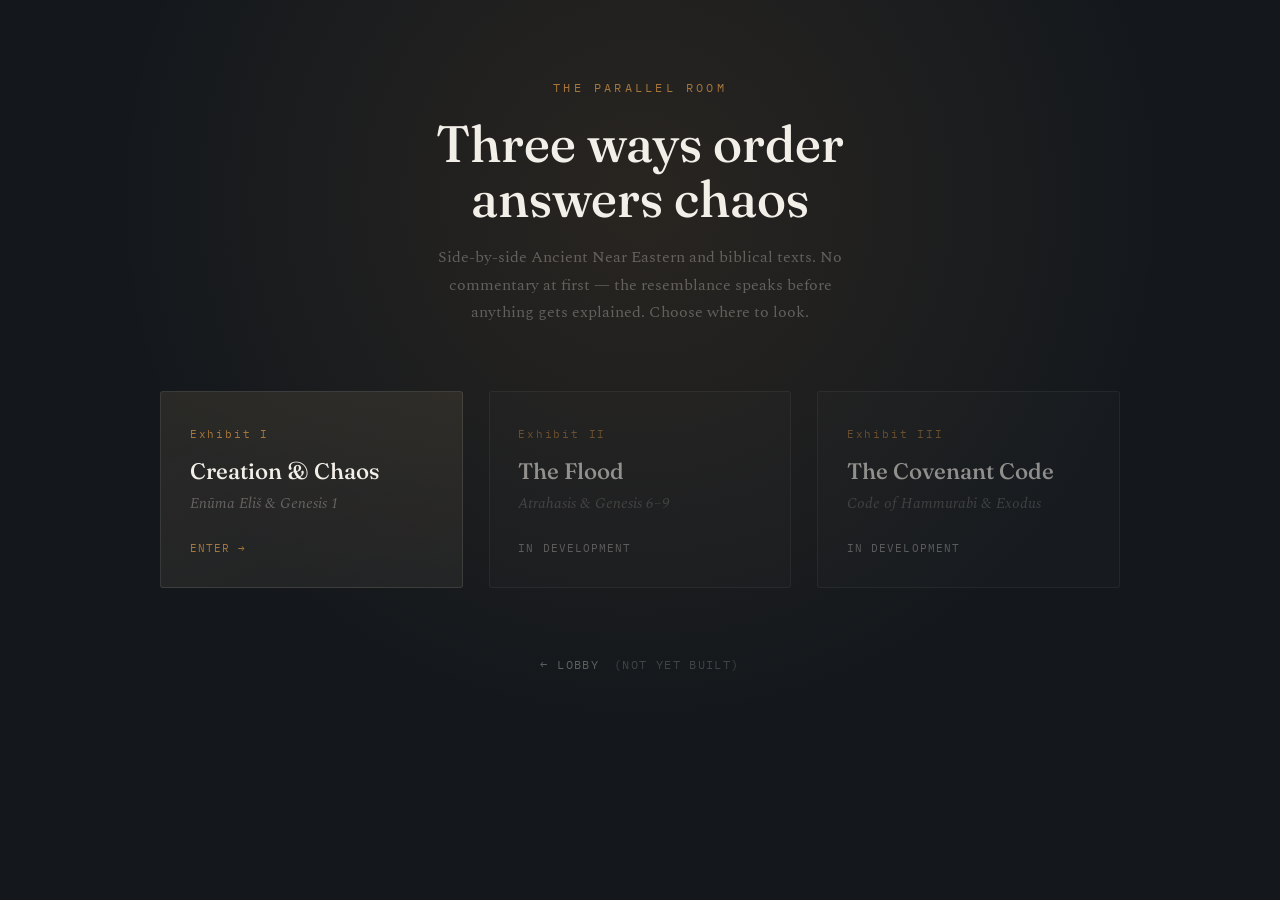
<file: parallel-room-hub.html>
<!DOCTYPE html>
<html lang="en">
<head>
<meta charset="UTF-8">
<meta name="viewport" content="width=device-width, initial-scale=1.0">
<title>The Parallel Room</title>
<link rel="preconnect" href="https://fonts.googleapis.com">
<link href="https://fonts.googleapis.com/css2?family=Fraunces:opsz,wght@9..144,300;9..144,500;9..144,600&family=Spectral:ital,wght@0,400;0,500;1,400&family=IBM+Plex+Mono:wght@400;500&display=swap" rel="stylesheet">
<style>
  :root{
    --ground: #14181C;
    --clay: #C9A876;
    --clay-deep: #B08F5F;
    --clay-ink: #2A1F12;
    --parchment: #DCD2B4;
    --parchment-deep: #CBBF9E;
    --parchment-ink: #201B14;
    --brass: #A6763D;
    --brass-dim: #6E5330;
    --whisper: #F2EFE8;
    --fog: rgba(242,239,232,0.55);
    --mist: rgba(220,215,205,0.35);
  }
  *{box-sizing:border-box;}
  body{
    margin:0; min-height:100vh;
    background:radial-gradient(circle at 50% 22%, rgba(166,118,61,0.14), transparent 55%), var(--ground);
    color:var(--whisper);
    font-family:'Spectral', serif;
    display:flex; flex-direction:column; align-items:center;
    padding:5rem 1.5rem 4rem;
  }
  .eyebrow{
    font-family:'IBM Plex Mono', monospace; font-size:0.72rem; letter-spacing:0.28em;
    color:var(--brass); text-transform:uppercase; margin-bottom:1.3rem;
  }
  h1{
    font-family:'Fraunces', serif; font-weight:500; font-optical-sizing:auto;
    font-size:clamp(2rem, 5vw, 3.2rem); line-height:1.08; text-align:center;
    margin:0 0 1.1rem; max-width:16ch;
  }
  .hub-intro{
    max-width:52ch; text-align:center; color:var(--mist);
    font-size:1.02rem; line-height:1.7; margin:0 0 4rem;
  }

  .exhibit-grid{
    display:grid; grid-template-columns:repeat(auto-fit, minmax(240px, 1fr));
    gap:1.6rem; width:100%; max-width:960px;
  }
  .exhibit-card{
    position:relative;
    display:flex; flex-direction:column;
    padding:2.2rem 1.8rem 2rem;
    border-radius:3px;
    text-decoration:none; color:inherit;
    border:1px solid rgba(242,239,232,0.1);
    transition:transform 0.25s ease, border-color 0.25s ease, background 0.25s ease;
  }
  .exhibit-card.available{
    background:linear-gradient(155deg, rgba(201,168,118,0.12), rgba(220,211,180,0.06));
    cursor:pointer;
  }
  .exhibit-card.available:hover, .exhibit-card.available:focus-visible{
    transform:translateY(-4px);
    border-color:var(--brass);
    background:linear-gradient(155deg, rgba(201,168,118,0.2), rgba(220,211,180,0.1));
    outline:none;
  }
  .exhibit-card.locked{
    background:rgba(242,239,232,0.03);
    opacity:0.55;
  }
  .exhibit-index{
    font-family:'IBM Plex Mono', monospace; font-size:0.7rem; letter-spacing:0.16em;
    color:var(--brass); margin-bottom:1rem;
  }
  .exhibit-card h2{
    font-family:'Fraunces', serif; font-weight:500; font-size:1.4rem; margin:0 0 0.5rem;
  }
  .exhibit-card p{
    font-family:'Spectral', serif; font-style:italic; font-size:0.92rem;
    color:var(--mist); margin:0 0 1.6rem; line-height:1.5;
  }
  .exhibit-status{
    margin-top:auto;
    font-family:'IBM Plex Mono', monospace; font-size:0.68rem; letter-spacing:0.1em;
    text-transform:uppercase; color:var(--fog);
  }
  .exhibit-card.available .exhibit-status{color:var(--brass);}

  .hub-footer{margin-top:4rem;}
  .lobby-link{
    font-family:'IBM Plex Mono', monospace; font-size:0.72rem; letter-spacing:0.12em;
    text-transform:uppercase; color:var(--fog); opacity:0.6;
  }
  .lobby-link em{font-style:normal; opacity:0.6; margin-left:0.4rem;}
</style>
</head>
<body>

  <div class="eyebrow">The Parallel Room</div>
  <h1>Three ways order answers chaos</h1>
  <p class="hub-intro">Side-by-side Ancient Near Eastern and biblical texts. No commentary at first — the resemblance speaks before anything gets explained. Choose where to look.</p>

  <div class="exhibit-grid">
    <a class="exhibit-card available" href="parallel-room-prototype.html">
      <span class="exhibit-index">Exhibit I</span>
      <h2>Creation &amp; Chaos</h2>
      <p>Enūma Eliš &amp; Genesis 1</p>
      <span class="exhibit-status">Enter →</span>
    </a>
    <div class="exhibit-card locked" aria-disabled="true">
      <span class="exhibit-index">Exhibit II</span>
      <h2>The Flood</h2>
      <p>Atrahasis &amp; Genesis 6–9</p>
      <span class="exhibit-status">In development</span>
    </div>
    <div class="exhibit-card locked" aria-disabled="true">
      <span class="exhibit-index">Exhibit III</span>
      <h2>The Covenant Code</h2>
      <p>Code of Hammurabi &amp; Exodus</p>
      <span class="exhibit-status">In development</span>
    </div>
  </div>

  <div class="hub-footer">
    <span class="lobby-link">← Lobby <em>(not yet built)</em></span>
  </div>

</body>
</html>
</file>
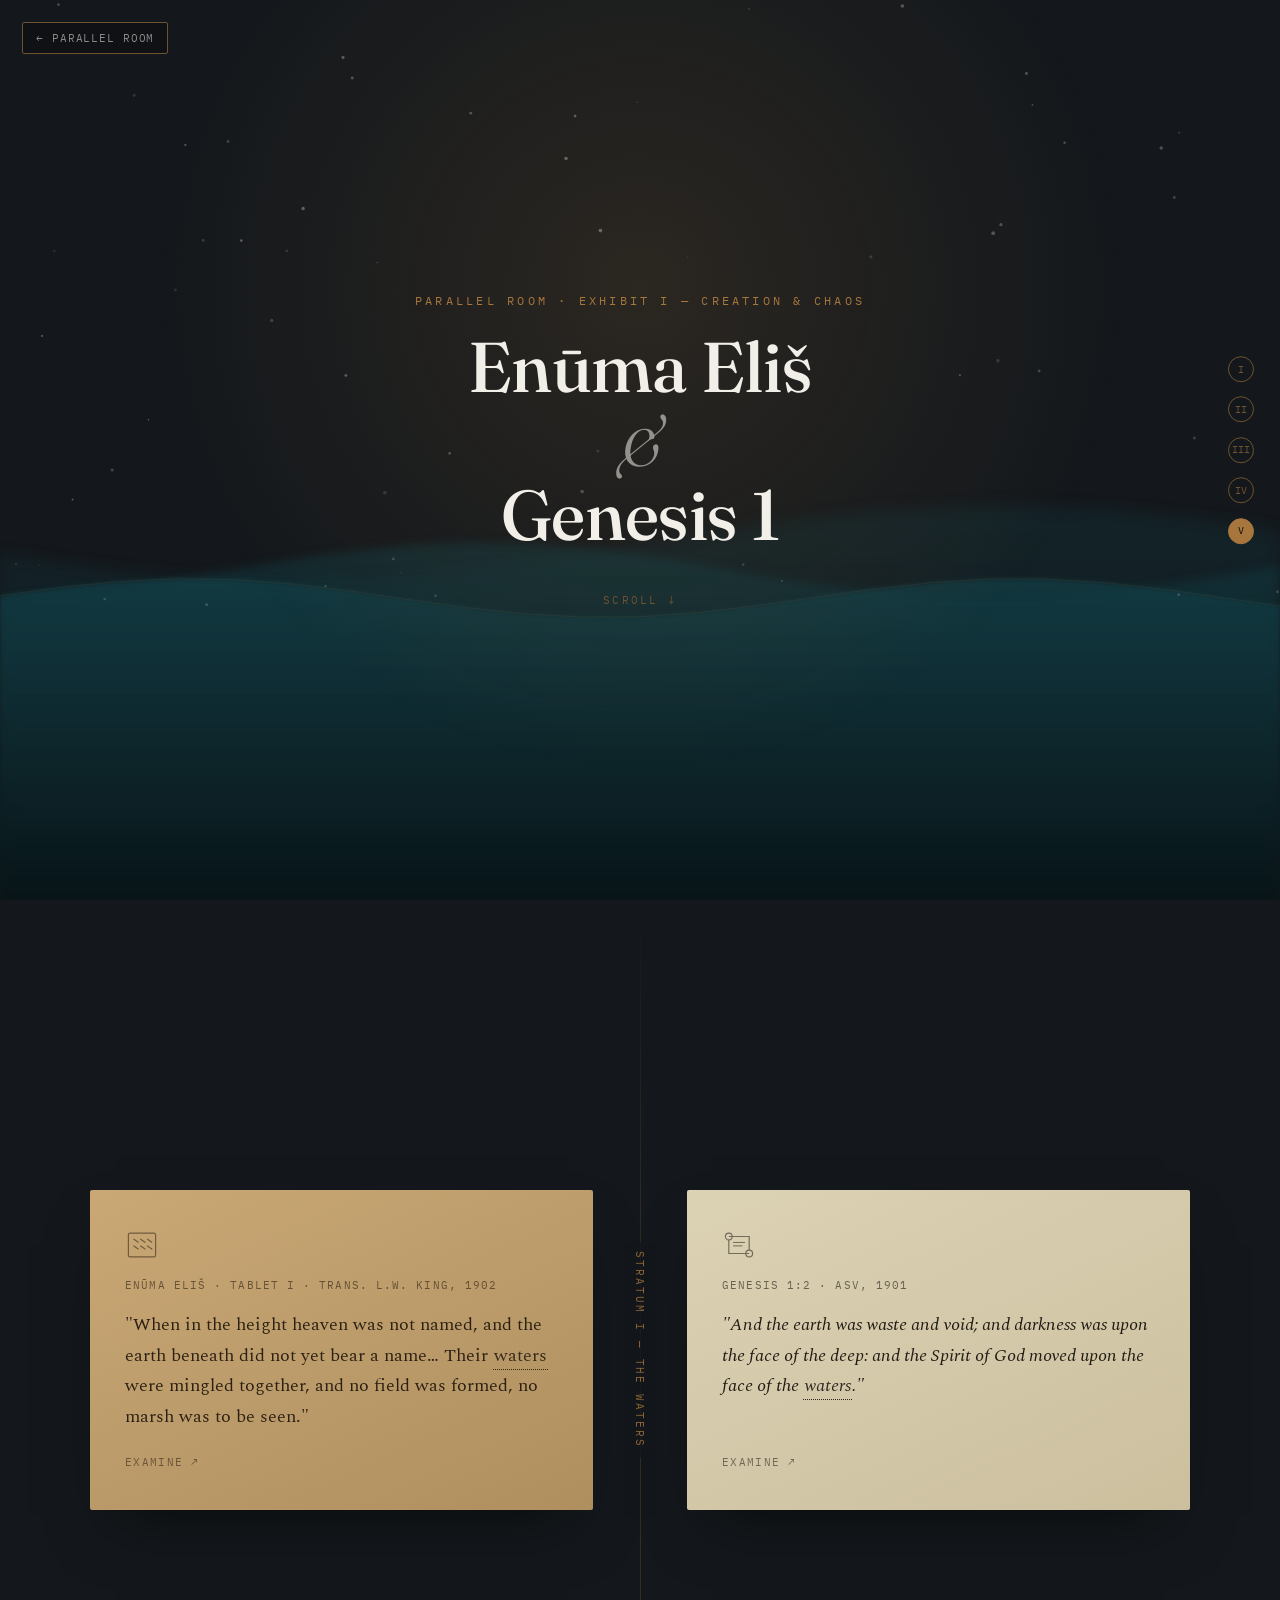
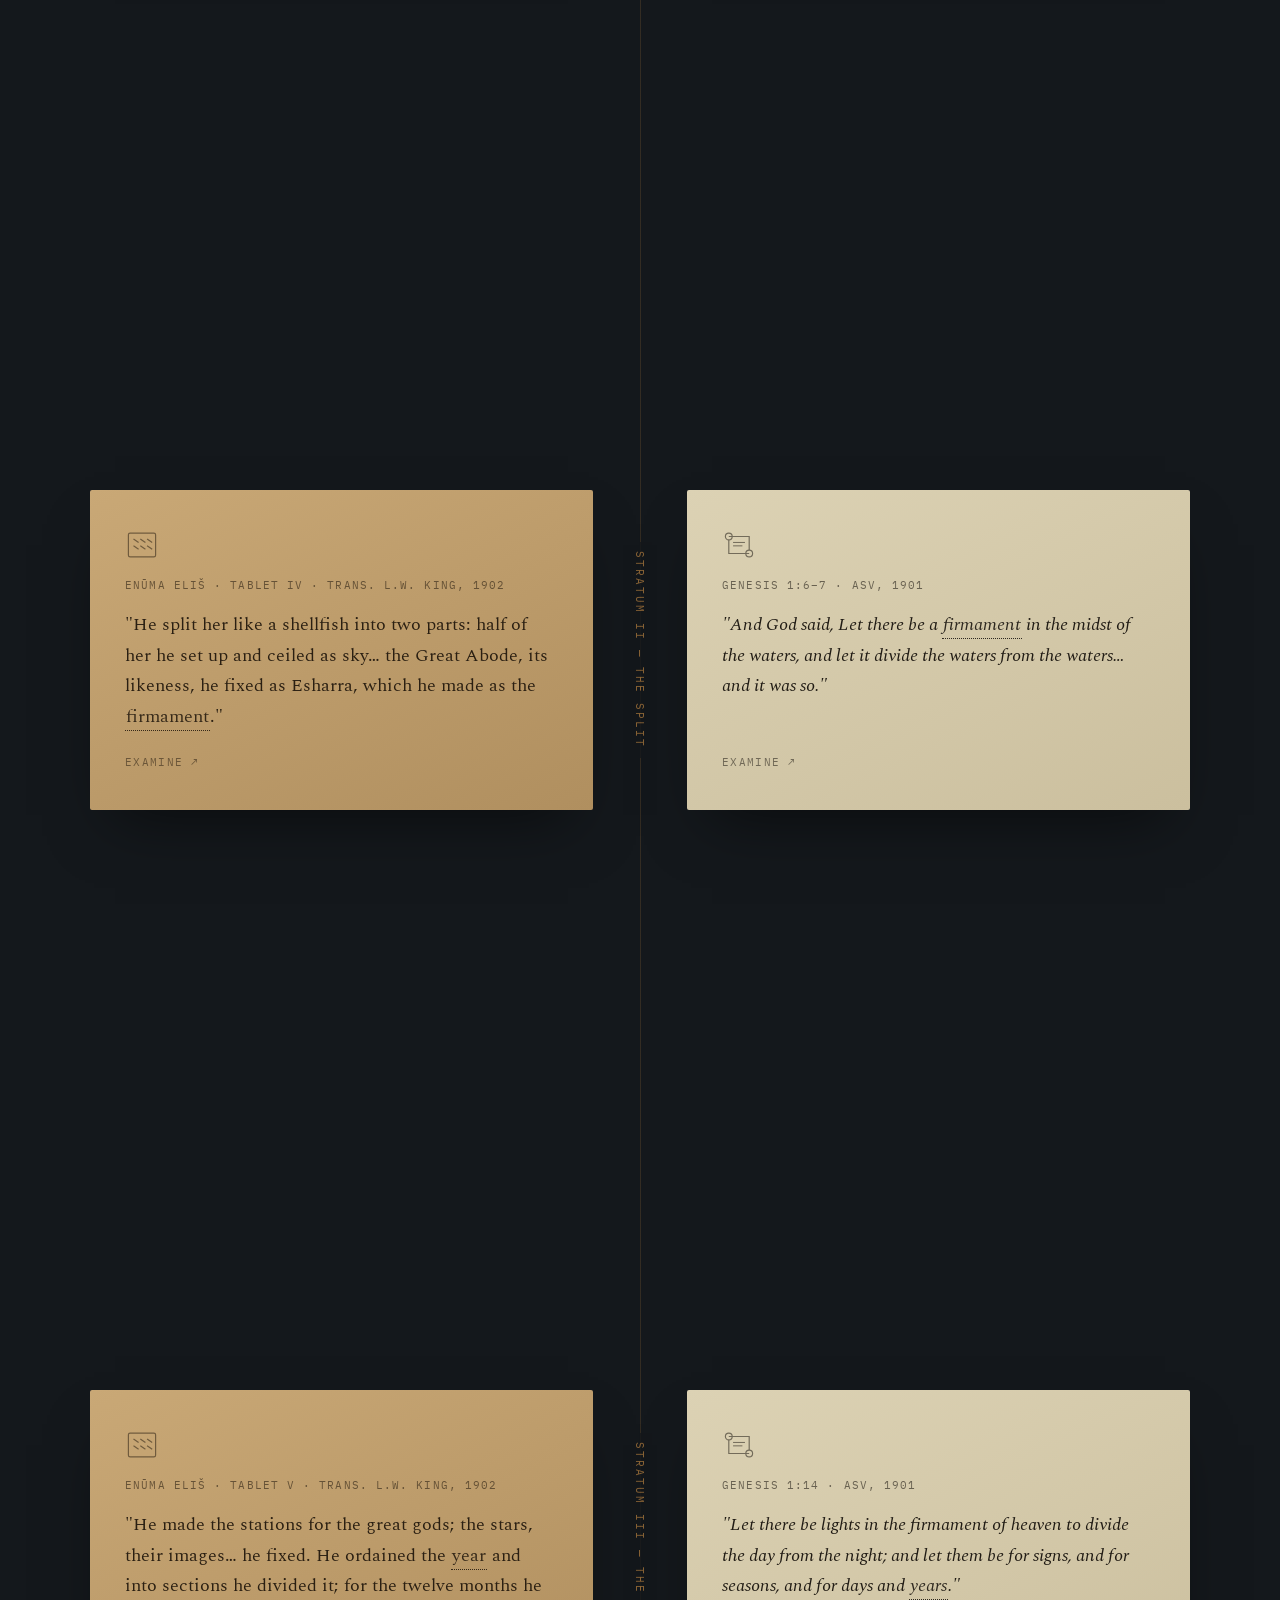
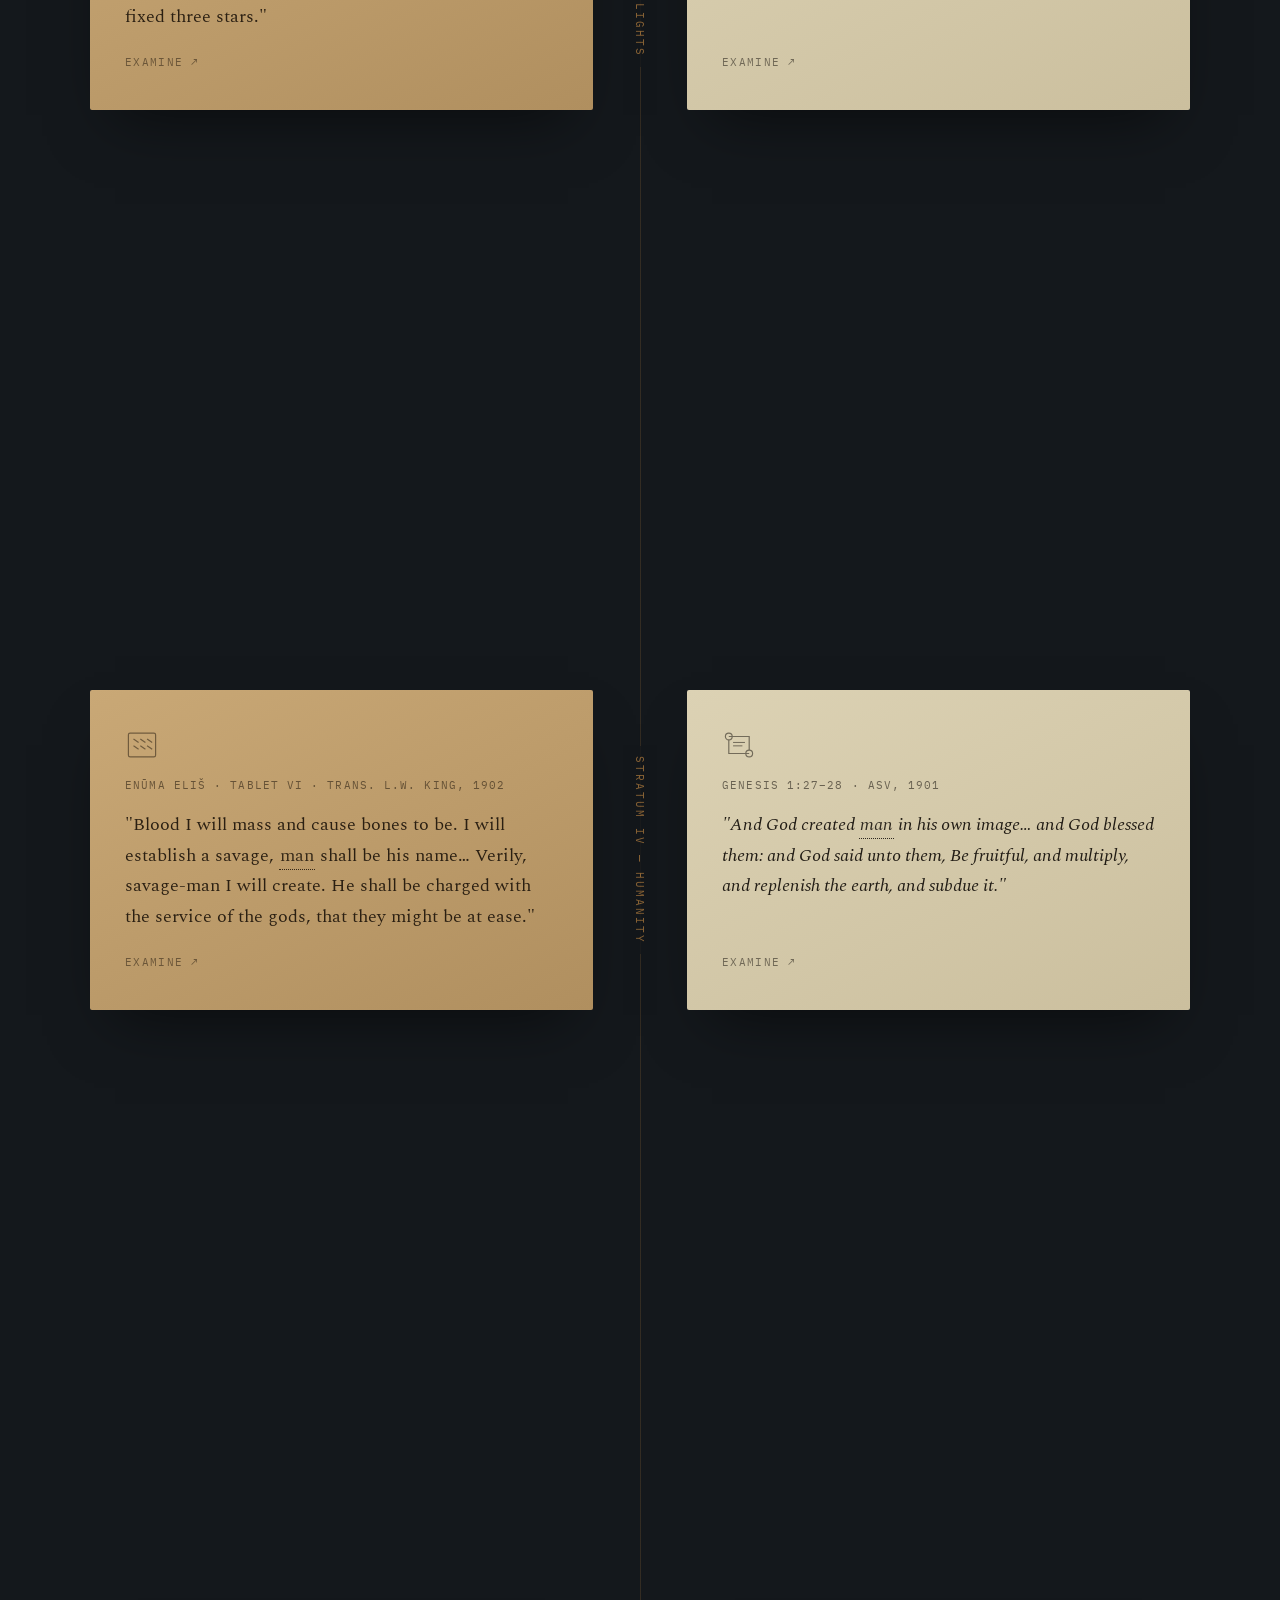
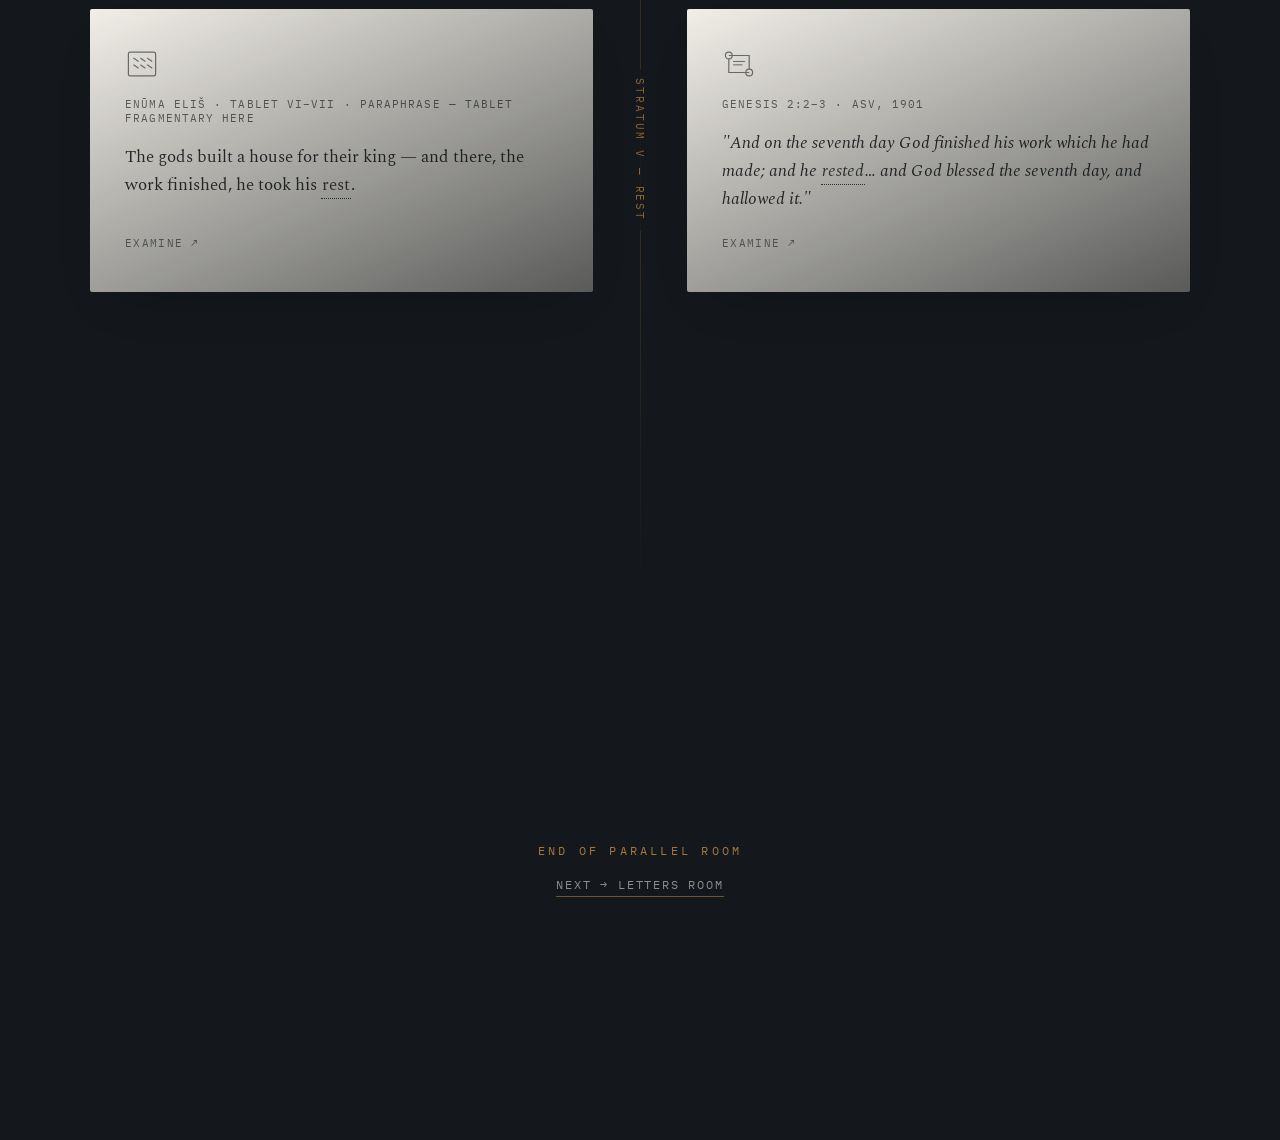
<file: parallel-room-prototype.html>
<!DOCTYPE html>
<html lang="en">
<head>
<meta charset="UTF-8">
<meta name="viewport" content="width=device-width, initial-scale=1.0">
<title>Parallel Room — Enūma Eliš / Genesis 1</title>
<link rel="preconnect" href="https://fonts.googleapis.com">
<link href="https://fonts.googleapis.com/css2?family=Fraunces:opsz,wght@9..144,300;9..144,500;9..144,600&family=Spectral:ital,wght@0,400;0,500;1,400&family=IBM+Plex+Mono:wght@400;500&display=swap" rel="stylesheet">
<style>
  :root{
    --ground: #14181C;
    --ground-deep: #0B0E11;
    --clay: #C9A876;
    --clay-deep: #B08F5F;
    --clay-ink: #2A1F12;
    --parchment: #DCD2B4;
    --parchment-deep: #CBBF9E;
    --parchment-ink: #201B14;
    --brass: #A6763D;
    --brass-dim: #6E5330;
    --whisper: #F2EFE8;
    --fog: rgba(242,239,232,0.55);
    --mist: rgba(220,215,205,0.35);
  }

  *{box-sizing:border-box;}
  html{scroll-behavior:smooth;}
  body{
    margin:0;
    background:var(--ground);
    color:var(--whisper);
    font-family:'Spectral', serif;
    overflow-x:hidden;
  }
  svg{display:block;}

  /* ---------- Intro ---------- */
  .intro{
    position:relative;
    min-height:100vh;
    display:flex;
    flex-direction:column;
    align-items:center;
    justify-content:center;
    text-align:center;
    padding:2rem;
    background:radial-gradient(circle at var(--mx,50%) var(--my,32%), rgba(166,118,61,0.16), transparent 55%);
    transition:background 0.4s ease-out;
  }
  .eyebrow{
    font-family:'IBM Plex Mono', monospace;
    letter-spacing:0.28em;
    font-size:0.72rem;
    color:var(--brass);
    text-transform:uppercase;
    margin-bottom:1.4rem;
  }
  .intro h1{
    font-family:'Fraunces', serif;
    font-weight:500;
    font-optical-sizing:auto;
    font-size:clamp(2.2rem, 6vw, 4.4rem);
    line-height:1.05;
    margin:0;
    letter-spacing:-0.01em;
    position:relative;
    z-index:1;
  }
  .intro h1 em{
    font-style:italic;
    font-weight:300;
    color:var(--fog);
  }
  .scroll-cue{
    margin-top:2.6rem;
    font-family:'IBM Plex Mono', monospace;
    font-size:0.7rem;
    letter-spacing:0.2em;
    color:var(--brass-dim);
    text-transform:uppercase;
    animation:driftDown 2.2s ease-in-out infinite;
  }
  @keyframes driftDown{
    0%,100%{transform:translateY(0);opacity:0.6;}
    50%{transform:translateY(6px);opacity:1;}
  }

  /* ---------- Atmosphere: chaos resolving to order ---------- */
  #atmosphere{position:fixed; inset:0; z-index:0; pointer-events:none;}
  #atmosphere-stars circle{fill:var(--whisper);}
  #water-crest{stroke:var(--brass); stroke-width:1; fill:none;}
  #atmosphere-glints circle{fill:var(--whisper);}
  @keyframes glint-shimmer{0%,100%{opacity:0.08;} 50%{opacity:0.4;}}
  .glint-shimmer{animation:glint-shimmer 3.4s ease-in-out infinite;}
  @keyframes twinkle{0%,100%{opacity:0.1;} 50%{opacity:0.55;}}
  .star-twinkle{animation:twinkle 5.5s ease-in-out infinite;}

  /* ---------- Room-back link ---------- */
  .room-back{
    position:fixed; top:1.4rem; left:1.4rem; z-index:25;
    font-family:'IBM Plex Mono', monospace; font-size:0.68rem; letter-spacing:0.08em;
    color:var(--fog); text-decoration:none; text-transform:uppercase;
    padding:0.5rem 0.8rem; border:1px solid var(--brass-dim); border-radius:2px;
    background:rgba(11,14,17,0.55); backdrop-filter:blur(4px);
    transition:border-color 0.3s ease, color 0.3s ease;
  }
  .room-back:hover, .room-back:focus-visible{border-color:var(--brass); color:var(--whisper);}
  @media (max-width:780px){.room-back{font-size:0.6rem; padding:0.4rem 0.6rem; top:1rem; left:1rem;}}

  /* ---------- Site line ---------- */
  .site-line{
    position:absolute;
    left:50%;
    top:0;
    bottom:0;
    width:1px;
    background:linear-gradient(to bottom, transparent, var(--brass-dim) 8%, var(--brass-dim) 92%, transparent);
    opacity:0.35;
    z-index:0;
  }
  .exhibit{position:relative;}

  /* ---------- Beat sections ---------- */
  .beat{
    position:relative;
    display:flex;
    align-items:center;
    justify-content:center;
    min-height:100vh;
    padding:5rem 1.5rem;
    z-index:1;
  }
  .beat-inner{
    position:relative;
    width:100%;
    max-width:1100px;
    display:grid;
    grid-template-columns:1fr auto 1fr;
    gap:2.2rem;
    align-items:stretch;
  }
  .stratum-tag{
    grid-column:2;
    align-self:center;
    font-family:'IBM Plex Mono', monospace;
    font-size:0.68rem;
    letter-spacing:0.18em;
    color:var(--brass);
    text-transform:uppercase;
    background:var(--ground);
    padding:0.6rem 0.3rem;
    text-align:center;
    writing-mode:vertical-rl;
    opacity:0;
    transition:opacity 1.1s ease 0.9s;
  }
  .beat.is-revealed .stratum-tag{opacity:0.8;}

  /* wrapper handles scroll-reveal; button handles hover-tilt */
  .panel-wrap{
    display:flex;
    opacity:0;
    transform:translateY(28px);
    transition:opacity 0.9s cubic-bezier(.2,.7,.2,1), transform 0.9s cubic-bezier(.2,.7,.2,1);
  }
  .panel-wrap.clay{grid-column:1;}
  .panel-wrap.parchment{grid-column:3; transition-delay:0.28s;}
  .beat.is-revealed .panel-wrap{opacity:1; transform:translateY(0);}

  .panel{
    position:relative;
    width:100%;
    height:100%;
    display:flex;
    flex-direction:column;
    text-align:left;
    font:inherit;
    border:none;
    border-radius:2px;
    padding:2.4rem 2.2rem 2.6rem;
    cursor:pointer;
    overflow:hidden;
    --rx:0deg; --ry:0deg; --gx:50%; --gy:50%;
    transform:perspective(900px) rotateX(var(--rx)) rotateY(var(--ry));
    transition:transform 0.2s ease-out, box-shadow 0.2s ease-out;
    box-shadow:0 30px 60px -25px rgba(0,0,0,0.55);
  }
  .panel::after{
    content:"";
    position:absolute; inset:0;
    background:radial-gradient(circle at var(--gx) var(--gy), rgba(255,255,255,0.35), transparent 55%);
    opacity:0;
    transition:opacity 0.25s ease;
    mix-blend-mode:overlay;
    pointer-events:none;
  }
  .panel:hover::after, .panel:focus-visible::after{opacity:0.6;}
  .panel:focus-visible{outline:2px solid var(--brass); outline-offset:3px;}

  .panel.clay{background:linear-gradient(155deg, var(--clay) 0%, var(--clay-deep) 100%); color:var(--clay-ink);}
  .panel.parchment{background:linear-gradient(155deg, var(--parchment) 0%, var(--parchment-deep) 100%); color:var(--parchment-ink);}

  .panel .icon{width:34px; height:34px; opacity:0.55; margin-bottom:1rem;}
  .panel .source{
    font-family:'IBM Plex Mono', monospace;
    font-size:0.68rem;
    letter-spacing:0.1em;
    text-transform:uppercase;
    opacity:0.6;
    margin-bottom:1.1rem;
    display:block;
  }
  .panel p{font-family:'Spectral', serif; font-size:1.14rem; line-height:1.68; margin:0;}
  .panel.parchment p{font-style:italic;}
  .panel .examine{
    display:inline-block;
    margin-top:auto;
    padding-top:1.4rem;
    font-family:'IBM Plex Mono', monospace;
    font-size:0.66rem;
    letter-spacing:0.12em;
    text-transform:uppercase;
    opacity:0.55;
  }

  /* ---------- Trace words + connecting thread ---------- */
  .trace-word{
    border-bottom:1px dotted currentColor;
    opacity:0.92;
    padding:0 1px;
    transition:background 0.35s ease, color 0.2s ease, border-color 0.35s ease;
  }
  .trace-word.is-traced{
    background:rgba(166,118,61,0.4);
    border-bottom-style:solid;
    border-bottom-color:var(--brass);
  }
  #traceOverlay{position:fixed; inset:0; pointer-events:none; z-index:15;}
  #tracePath{stroke:var(--brass); stroke-width:1.6; fill:none; opacity:0; filter:drop-shadow(0 0 3px rgba(166,118,61,0.55));}

  /* ---------- Rest beat: hushed treatment ---------- */
  .beat.is-hush .panel{transition-duration:2.4s; box-shadow:0 20px 50px -30px rgba(0,0,0,0.4);}
  .beat.is-hush .panel.clay, .beat.is-hush .panel.parchment{
    background:linear-gradient(155deg, var(--whisper), var(--mist));
    color:var(--ground-deep);
  }
  .beat.is-hush .panel p{font-size:1.05rem; opacity:0.85;}

  /* ---------- Stratum rail ---------- */
  .stratum-rail{
    position:fixed; right:1.6rem; top:50%; transform:translateY(-50%);
    display:flex; flex-direction:column; gap:0.9rem; z-index:20;
  }
  .stratum-rail button{
    width:26px; height:26px; border-radius:50%;
    border:1px solid var(--brass-dim); background:transparent; color:var(--brass-dim);
    font-family:'IBM Plex Mono', monospace; font-size:0.64rem;
    display:flex; align-items:center; justify-content:center;
    cursor:pointer; transition:all 0.3s ease;
  }
  .stratum-rail button.active{background:var(--brass); color:var(--ground-deep); border-color:var(--brass);}
  .stratum-rail button:focus-visible{outline:2px solid var(--whisper); outline-offset:2px;}

  /* ---------- Artifact modal ---------- */
  .artifact-modal{
    position:fixed; inset:0; z-index:50;
    display:flex; align-items:center; justify-content:center;
    background:rgba(11,14,17,0.82);
    opacity:0; pointer-events:none;
    transition:opacity 0.3s ease;
    padding:1.5rem;
  }
  .artifact-modal.is-open{opacity:1; pointer-events:auto;}
  .artifact-card{
    background:var(--whisper); color:var(--ground-deep);
    max-width:480px; width:100%;
    padding:2.4rem 2.2rem;
    border-radius:3px;
    position:relative;
    transform:translateY(16px) scale(0.98);
    transition:transform 0.35s cubic-bezier(.2,.7,.2,1);
  }
  .artifact-modal.is-open .artifact-card{transform:translateY(0) scale(1);}
  .modal-close{
    position:absolute; top:1rem; right:1.1rem;
    background:none; border:none; font-size:1.4rem; line-height:1;
    color:var(--brass-dim); cursor:pointer; padding:0.3rem;
  }
  .modal-close:focus-visible{outline:2px solid var(--brass); outline-offset:2px;}
  .artifact-card .icon{width:40px; height:40px; opacity:0.7; margin-bottom:1rem;}
  .artifact-photo{
    display:none;
    width:100%; height:220px; object-fit:cover;
    border-radius:2px; margin-bottom:1.2rem;
    background:rgba(0,0,0,0.08);
  }
  .artifact-photo.is-visible{display:block;}
  .artifact-photo.is-visible + .icon{display:none;}
  .photo-credit{
    font-family:'IBM Plex Mono', monospace; font-size:0.66rem;
    letter-spacing:0.04em; opacity:0.55; margin:1rem 0 0;
  }
  .artifact-card h3{font-family:'Fraunces', serif; font-weight:500; font-size:1.5rem; margin:0 0 0.9rem;}
  .artifact-card .artifact-quote{font-style:italic; line-height:1.6; margin:0 0 1.5rem; opacity:0.85;}
  .spec-table{width:100%; border-collapse:collapse; font-family:'IBM Plex Mono', monospace; font-size:0.78rem;}
  .spec-table th{
    text-align:left; text-transform:uppercase; letter-spacing:0.08em;
    color:var(--brass-dim); font-weight:500; padding:0.5rem 0.8rem 0.5rem 0; width:38%;
    border-top:1px solid rgba(0,0,0,0.12); vertical-align:top;
  }
  .spec-table td{padding:0.5rem 0; border-top:1px solid rgba(0,0,0,0.12);}

  /* ---------- Outro ---------- */
  .outro{
    position:relative;
    min-height:60vh; display:flex; flex-direction:column;
    align-items:center; justify-content:center; text-align:center;
    padding:3rem 1.5rem; gap:1.2rem;
  }
  .outro .eyebrow{margin-bottom:0;}
  .outro-link{
    font-family:'IBM Plex Mono', monospace; font-size:0.75rem; letter-spacing:0.15em;
    color:var(--fog); text-transform:uppercase;
    border-bottom:1px solid var(--brass-dim); padding-bottom:4px;
  }

  /* ---------- Responsive ---------- */
  @media (max-width: 780px){
    .beat-inner{grid-template-columns:1fr; gap:1.4rem;}
    .stratum-tag{grid-column:1; writing-mode:horizontal-tb; opacity:0.8 !important; order:-1;}
    .panel-wrap.clay{grid-column:1;}
    .panel-wrap.parchment{grid-column:1;}
    .site-line{left:1.4rem;}
    .panel{padding:2rem 1.6rem;}
    .stratum-rail{display:none;}
  }

  @media (prefers-reduced-motion: reduce){
    *{transition-duration:0.01ms !important; animation:none !important;}
    .panel-wrap{opacity:1; transform:none;}
    .stratum-tag, .hush-line{opacity:1;}
    .panel{transform:none !important;}
  }
</style>
</head>
<body>

  <!-- reusable icon defs -->
  <svg width="0" height="0" style="position:absolute">
    <defs>
      <symbol id="icon-tablet" viewBox="0 0 40 40">
        <rect x="4" y="6" width="32" height="28" rx="2" fill="none" stroke="currentColor" stroke-width="1.4"/>
        <line x1="10" y1="13" x2="16" y2="17" stroke="currentColor" stroke-width="1.4"/>
        <line x1="18" y1="13" x2="24" y2="17" stroke="currentColor" stroke-width="1.4"/>
        <line x1="26" y1="13" x2="32" y2="17" stroke="currentColor" stroke-width="1.4"/>
        <line x1="10" y1="21" x2="16" y2="25" stroke="currentColor" stroke-width="1.4"/>
        <line x1="18" y1="21" x2="24" y2="25" stroke="currentColor" stroke-width="1.4"/>
        <line x1="26" y1="21" x2="32" y2="25" stroke="currentColor" stroke-width="1.4"/>
      </symbol>
      <symbol id="icon-scroll" viewBox="0 0 40 40">
        <circle cx="8" cy="10" r="4" fill="none" stroke="currentColor" stroke-width="1.4"/>
        <circle cx="32" cy="30" r="4" fill="none" stroke="currentColor" stroke-width="1.4"/>
        <path d="M8 14 L8 30 L32 30 M8 10 L32 10 L32 26" fill="none" stroke="currentColor" stroke-width="1.4"/>
        <line x1="13" y1="17" x2="27" y2="17" stroke="currentColor" stroke-width="1.2"/>
        <line x1="13" y1="21" x2="24" y2="21" stroke="currentColor" stroke-width="1.2"/>
      </symbol>
    </defs>
  </svg>

  <svg id="traceOverlay"><path id="tracePath" d=""/></svg>

  <svg id="atmosphere" aria-hidden="true">
    <defs>
      <linearGradient id="waterGradient" x1="0" y1="0" x2="0" y2="1">
        <stop offset="0%" stop-color="#134048" stop-opacity="0.9"/>
        <stop offset="100%" stop-color="#081418" stop-opacity="0.96"/>
      </linearGradient>
    </defs>
    <g id="atmosphere-stars"></g>
    <g id="water-surface">
      <path id="water-back" fill="url(#waterGradient)" opacity="0.32"/>
      <path id="water-mid" fill="url(#waterGradient)" opacity="0.5"/>
      <path id="water-front" fill="url(#waterGradient)" opacity="0.78"/>
      <path id="water-crest" fill="none"/>
    </g>
    <g id="atmosphere-glints"></g>
  </svg>

  <a class="room-back" href="parallel-room.html">← Parallel Room</a>

  <div class="intro" id="intro">
    <div class="eyebrow">Parallel Room · Exhibit I — Creation &amp; Chaos</div>
    <h1>Enūma Eliš<br><em>&amp;</em><br>Genesis 1</h1>
    <div class="scroll-cue">Scroll ↓</div>
  </div>

  <nav class="stratum-rail" aria-label="Jump to stratum">
    <button data-target="1" aria-label="Stratum I — The Waters">I</button>
    <button data-target="2" aria-label="Stratum II — The Split">II</button>
    <button data-target="3" aria-label="Stratum III — The Lights">III</button>
    <button data-target="4" aria-label="Stratum IV — Humanity">IV</button>
    <button data-target="5" aria-label="Stratum V — Rest">V</button>
  </nav>

  <div class="exhibit">
    <div class="site-line" aria-hidden="true"></div>

    <section class="beat" data-beat="1">
      <div class="beat-inner">
        <div class="panel-wrap clay">
          <button type="button" class="panel clay" data-icon="tablet"
            data-title="Enūma Eliš — Tablet I" data-material="Fired clay" data-script="Akkadian, cuneiform"
            data-findspot="Library of Ashurbanipal, Nineveh" data-translator="L.W. King, 1902" data-photo="https://commons.wikimedia.org/wiki/Special:FilePath/Enuma_elish_AN1926.373.jpg" data-photo-credit="Enūma Eliš Tablet I fragment (Kish, 1924) · Ashmolean Museum, AN1926.373 · CC BY-SA 4.0 — shown for illustration" data-photo-position="20% 15%"
            data-quote="&quot;When in the height heaven was not named, and the earth beneath did not yet bear a name&hellip; Their waters were mingled together, and no field was formed, no marsh was to be seen.&quot;">
            <svg class="icon"><use href="#icon-tablet"/></svg>
            <span class="source">Enūma Eliš · Tablet I · trans. L.W. King, 1902</span>
            <p>"When in the height heaven was not named, and the earth beneath did not yet bear a name&hellip; Their <span class="trace-word" data-trace="1">waters</span> were mingled together, and no field was formed, no marsh was to be seen."</p>
            <span class="examine">Examine ↗</span>
          </button>
        </div>
        <div class="stratum-tag">Stratum I — The Waters</div>
        <div class="panel-wrap parchment">
          <button type="button" class="panel parchment" data-icon="scroll"
            data-title="Genesis 1:2" data-material="Ink on parchment (tradition)" data-script="Hebrew"
            data-findspot="Masoretic textual tradition" data-translator="American Standard Version, 1901" data-photo="https://commons.wikimedia.org/wiki/Special:FilePath/Leningrad_Codex_Folio_008a.jpg" data-photo-credit="Leningrad Codex, folio 8a · National Library of Russia · Public domain"
            data-quote="&quot;And the earth was waste and void; and darkness was upon the face of the deep: and the Spirit of God moved upon the face of the waters.&quot;">
            <svg class="icon"><use href="#icon-scroll"/></svg>
            <span class="source">Genesis 1:2 · ASV, 1901</span>
            <p>"And the earth was waste and void; and darkness was upon the face of the deep: and the Spirit of God moved upon the face of the <span class="trace-word" data-trace="1">waters</span>."</p>
            <span class="examine">Examine ↗</span>
          </button>
        </div>
      </div>
    </section>

    <section class="beat" data-beat="2">
      <div class="beat-inner">
        <div class="panel-wrap clay">
          <button type="button" class="panel clay" data-icon="tablet"
            data-title="Enūma Eliš — Tablet IV" data-material="Fired clay" data-script="Akkadian, cuneiform"
            data-findspot="Library of Ashurbanipal, Nineveh" data-translator="L.W. King, 1902" data-photo="https://commons.wikimedia.org/wiki/Special:FilePath/Enuma_elish_AN1926.373.jpg" data-photo-credit="Enūma Eliš Tablet I fragment (Kish, 1924) · Ashmolean Museum, AN1926.373 · CC BY-SA 4.0 — shown for illustration" data-photo-position="75% 30%"
            data-quote="&quot;He split her like a shellfish into two parts: half of her he set up and ceiled as sky&hellip; the Great Abode, its likeness, he fixed as Esharra, which he made as the firmament.&quot;">
            <svg class="icon"><use href="#icon-tablet"/></svg>
            <span class="source">Enūma Eliš · Tablet IV · trans. L.W. King, 1902</span>
            <p>"He split her like a shellfish into two parts: half of her he set up and ceiled as sky&hellip; the Great Abode, its likeness, he fixed as Esharra, which he made as the <span class="trace-word" data-trace="2">firmament</span>."</p>
            <span class="examine">Examine ↗</span>
          </button>
        </div>
        <div class="stratum-tag">Stratum II — The Split</div>
        <div class="panel-wrap parchment">
          <button type="button" class="panel parchment" data-icon="scroll"
            data-title="Genesis 1:6–7" data-material="Ink on parchment (tradition)" data-script="Hebrew"
            data-findspot="Masoretic textual tradition" data-translator="American Standard Version, 1901" data-photo="https://commons.wikimedia.org/wiki/Special:FilePath/Leningrad_Codex_Folio_009a.jpg" data-photo-credit="Leningrad Codex, folio 9a · National Library of Russia · Public domain"
            data-quote="&quot;And God said, Let there be a firmament in the midst of the waters, and let it divide the waters from the waters&hellip; and it was so.&quot;">
            <svg class="icon"><use href="#icon-scroll"/></svg>
            <span class="source">Genesis 1:6–7 · ASV, 1901</span>
            <p>"And God said, Let there be a <span class="trace-word" data-trace="2">firmament</span> in the midst of the waters, and let it divide the waters from the waters&hellip; and it was so."</p>
            <span class="examine">Examine ↗</span>
          </button>
        </div>
      </div>
    </section>

    <section class="beat" data-beat="3">
      <div class="beat-inner">
        <div class="panel-wrap clay">
          <button type="button" class="panel clay" data-icon="tablet"
            data-title="Enūma Eliš — Tablet V" data-material="Fired clay" data-script="Akkadian, cuneiform"
            data-findspot="Library of Ashurbanipal, Nineveh" data-translator="L.W. King, 1902" data-photo="https://commons.wikimedia.org/wiki/Special:FilePath/Enuma_elish_AN1926.373.jpg" data-photo-credit="Enūma Eliš Tablet I fragment (Kish, 1924) · Ashmolean Museum, AN1926.373 · CC BY-SA 4.0 — shown for illustration" data-photo-position="40% 80%"
            data-quote="&quot;He made the stations for the great gods; the stars, their images&hellip; he fixed. He ordained the year and into sections he divided it; for the twelve months he fixed three stars.&quot;">
            <svg class="icon"><use href="#icon-tablet"/></svg>
            <span class="source">Enūma Eliš · Tablet V · trans. L.W. King, 1902</span>
            <p>"He made the stations for the great gods; the stars, their images&hellip; he fixed. He ordained the <span class="trace-word" data-trace="3">year</span> and into sections he divided it; for the twelve months he fixed three stars."</p>
            <span class="examine">Examine ↗</span>
          </button>
        </div>
        <div class="stratum-tag">Stratum III — The Lights</div>
        <div class="panel-wrap parchment">
          <button type="button" class="panel parchment" data-icon="scroll"
            data-title="Genesis 1:14" data-material="Ink on parchment (tradition)" data-script="Hebrew"
            data-findspot="Masoretic textual tradition" data-translator="American Standard Version, 1901" data-photo="https://commons.wikimedia.org/wiki/Special:FilePath/Leningrad_Codex_Folio_010a.jpg" data-photo-credit="Leningrad Codex, folio 10a · National Library of Russia · Public domain"
            data-quote="&quot;Let there be lights in the firmament of heaven to divide the day from the night; and let them be for signs, and for seasons, and for days and years.&quot;">
            <svg class="icon"><use href="#icon-scroll"/></svg>
            <span class="source">Genesis 1:14 · ASV, 1901</span>
            <p>"Let there be lights in the firmament of heaven to divide the day from the night; and let them be for signs, and for seasons, and for days and <span class="trace-word" data-trace="3">years</span>."</p>
            <span class="examine">Examine ↗</span>
          </button>
        </div>
      </div>
    </section>

    <section class="beat" data-beat="4">
      <div class="beat-inner">
        <div class="panel-wrap clay">
          <button type="button" class="panel clay" data-icon="tablet"
            data-title="Enūma Eliš — Tablet VI" data-material="Fired clay" data-script="Akkadian, cuneiform"
            data-findspot="Library of Ashurbanipal, Nineveh" data-translator="L.W. King, 1902" data-photo="https://commons.wikimedia.org/wiki/Special:FilePath/Enuma_elish_AN1926.373.jpg" data-photo-credit="Enūma Eliš Tablet I fragment (Kish, 1924) · Ashmolean Museum, AN1926.373 · CC BY-SA 4.0 — shown for illustration" data-photo-position="85% 75%"
            data-quote="&quot;Blood I will mass and cause bones to be. I will establish a savage, man shall be his name&hellip; Verily, savage-man I will create. He shall be charged with the service of the gods, that they might be at ease.&quot;">
            <svg class="icon"><use href="#icon-tablet"/></svg>
            <span class="source">Enūma Eliš · Tablet VI · trans. L.W. King, 1902</span>
            <p>"Blood I will mass and cause bones to be. I will establish a savage, <span class="trace-word" data-trace="4">man</span> shall be his name&hellip; Verily, savage-man I will create. He shall be charged with the service of the gods, that they might be at ease."</p>
            <span class="examine">Examine ↗</span>
          </button>
        </div>
        <div class="stratum-tag">Stratum IV — Humanity</div>
        <div class="panel-wrap parchment">
          <button type="button" class="panel parchment" data-icon="scroll"
            data-title="Genesis 1:27–28" data-material="Ink on parchment (tradition)" data-script="Hebrew"
            data-findspot="Masoretic textual tradition" data-translator="American Standard Version, 1901" data-photo="https://commons.wikimedia.org/wiki/Special:FilePath/Leningrad_Codex_Folio_011a.jpg" data-photo-credit="Leningrad Codex, folio 11a · National Library of Russia · Public domain"
            data-quote="&quot;And God created man in his own image&hellip; and God blessed them: and God said unto them, Be fruitful, and multiply, and replenish the earth, and subdue it.&quot;">
            <svg class="icon"><use href="#icon-scroll"/></svg>
            <span class="source">Genesis 1:27–28 · ASV, 1901</span>
            <p>"And God created <span class="trace-word" data-trace="4">man</span> in his own image&hellip; and God blessed them: and God said unto them, Be fruitful, and multiply, and replenish the earth, and subdue it."</p>
            <span class="examine">Examine ↗</span>
          </button>
        </div>
      </div>
    </section>

    <section class="beat" data-beat="5">
      <div class="beat-inner">
        <div class="panel-wrap clay">
          <button type="button" class="panel clay" data-icon="tablet"
            data-title="Enūma Eliš — Tablet VI–VII" data-material="Fired clay" data-script="Akkadian, cuneiform"
            data-findspot="Library of Ashurbanipal, Nineveh" data-translator="Editorial paraphrase — King's 1902 text is fragmentary at this passage" data-photo="https://commons.wikimedia.org/wiki/Special:FilePath/Enuma_elish_AN1926.373.jpg" data-photo-credit="Enūma Eliš Tablet I fragment (Kish, 1924) · Ashmolean Museum, AN1926.373 · CC BY-SA 4.0 — shown for illustration" data-photo-position="50% 50%"
            data-quote="The gods built a house for their king &mdash; and there, the work finished, he took his rest.">
            <svg class="icon"><use href="#icon-tablet"/></svg>
            <span class="source">Enūma Eliš · Tablet VI–VII · paraphrase — tablet fragmentary here</span>
            <p>The gods built a house for their king — and there, the work finished, he took his <span class="trace-word" data-trace="5">rest</span>.</p>
            <span class="examine">Examine ↗</span>
          </button>
        </div>
        <div class="stratum-tag">Stratum V — Rest</div>
        <div class="panel-wrap parchment">
          <button type="button" class="panel parchment" data-icon="scroll"
            data-title="Genesis 2:2–3" data-material="Ink on parchment (tradition)" data-script="Hebrew"
            data-findspot="Masoretic textual tradition" data-translator="American Standard Version, 1901" data-photo="https://commons.wikimedia.org/wiki/Special:FilePath/Leningrad_Codex_Folio_013a.jpg" data-photo-credit="Leningrad Codex, folio 13a · National Library of Russia · Public domain"
            data-quote="&quot;And on the seventh day God finished his work which he had made; and he rested&hellip; and God blessed the seventh day, and hallowed it.&quot;">
            <svg class="icon"><use href="#icon-scroll"/></svg>
            <span class="source">Genesis 2:2–3 · ASV, 1901</span>
            <p>"And on the seventh day God finished his work which he had made; and he <span class="trace-word" data-trace="5">rested</span>&hellip; and God blessed the seventh day, and hallowed it."</p>
            <span class="examine">Examine ↗</span>
          </button>
        </div>
      </div>
    </section>
  </div>

  <div class="outro">
    <div class="eyebrow">End of Parallel Room</div>
    <div class="outro-link">Next → Letters Room</div>
  </div>

  <!-- artifact modal -->
  <div class="artifact-modal" id="artifactModal" aria-hidden="true">
    <div class="artifact-card" role="dialog" aria-modal="true" aria-labelledby="artifactTitle">
      <button class="modal-close" id="modalClose" aria-label="Close">&times;</button>
      <img class="artifact-photo" id="modalPhoto" alt="" />
      <svg class="icon" id="modalIcon"><use id="modalIconUse" href="#icon-tablet"/></svg>
      <h3 id="artifactTitle"></h3>
      <p class="artifact-quote" id="modalQuote"></p>
      <table class="spec-table">
        <tr><th>Material</th><td id="modalMaterial"></td></tr>
        <tr><th>Script</th><td id="modalScript"></td></tr>
        <tr><th>Findspot</th><td id="modalFindspot"></td></tr>
        <tr><th>Translator</th><td id="modalTranslator"></td></tr>
      </table>
      <p class="photo-credit" id="modalPhotoCredit"></p>
    </div>
  </div>

<script>
  const reduceMotion = window.matchMedia('(prefers-reduced-motion: reduce)').matches;
  const beats = document.querySelectorAll('.beat');

  // seeded PRNG so the starfield/glint arrangement is identical on every load, every browser
  function mulberry32(seed) {
    return function () {
      seed |= 0; seed = (seed + 0x6D2B79F5) | 0;
      let t = Math.imul(seed ^ (seed >>> 15), 1 | seed);
      t = (t + Math.imul(t ^ (t >>> 7), 61 | t)) ^ t;
      return ((t ^ (t >>> 14)) >>> 0) / 4294967296;
    };
  }
  const rand = mulberry32(2024);

  /* scroll reveal + automatic trace */
  const revealObserver = new IntersectionObserver((entries) => {
    entries.forEach(entry => {
      if (entry.isIntersecting && !entry.target.classList.contains('is-revealed')) {
        const beatEl = entry.target;
        beatEl.classList.add('is-revealed');
        if (beatEl.dataset.beat === '5') beatEl.classList.add('is-hush');

        const revealDelay = reduceMotion ? 200 : 1300;
        setTimeout(() => {
          const words = beatEl.querySelectorAll('.trace-word');
          if (words.length === 2) {
            words.forEach(w => w.classList.add('is-traced'));
            drawTrace(words[0], words[1]);
            setTimeout(() => {
              words.forEach(w => w.classList.remove('is-traced'));
              hideTrace();
            }, reduceMotion ? 0 : 2600);
          }
        }, revealDelay);
      }
    });
  }, { threshold: 0.4 });
  beats.forEach(beat => revealObserver.observe(beat));

  /* stratum rail active state */
  const railButtons = document.querySelectorAll('.stratum-rail button');
  const railObserver = new IntersectionObserver((entries) => {
    entries.forEach(entry => {
      if (entry.isIntersecting) {
        const idx = entry.target.dataset.beat;
        railButtons.forEach(b => b.classList.toggle('active', b.dataset.target === idx));
      }
    });
  }, { threshold: 0.5 });
  beats.forEach(beat => railObserver.observe(beat));

  railButtons.forEach(btn => {
    btn.addEventListener('click', () => {
      const target = document.querySelector(`.beat[data-beat="${btn.dataset.target}"]`);
      if (target) target.scrollIntoView({ behavior: reduceMotion ? 'auto' : 'smooth', block: 'center' });
    });
  });

  /* intro ambient glow follows cursor */
  if (!reduceMotion) {
    const intro = document.getElementById('intro');
    intro.addEventListener('mousemove', (e) => {
      const rect = intro.getBoundingClientRect();
      intro.style.setProperty('--mx', ((e.clientX - rect.left) / rect.width * 100) + '%');
      intro.style.setProperty('--my', ((e.clientY - rect.top) / rect.height * 100) + '%');
    });
  }

  /* panel tilt + glow */
  if (!reduceMotion) {
    document.querySelectorAll('.panel').forEach(panel => {
      panel.addEventListener('mousemove', (e) => {
        const rect = panel.getBoundingClientRect();
        const x = e.clientX - rect.left, y = e.clientY - rect.top;
        const rx = ((y - rect.height / 2) / (rect.height / 2)) * -4;
        const ry = ((x - rect.width / 2) / (rect.width / 2)) * 4;
        panel.style.setProperty('--rx', rx + 'deg');
        panel.style.setProperty('--ry', ry + 'deg');
        panel.style.setProperty('--gx', (x / rect.width * 100) + '%');
        panel.style.setProperty('--gy', (y / rect.height * 100) + '%');
      });
      panel.addEventListener('mouseleave', () => {
        panel.style.setProperty('--rx', '0deg');
        panel.style.setProperty('--ry', '0deg');
      });
    });
  }

  /* artifact modal */
  const modal = document.getElementById('artifactModal');
  const modalClose = document.getElementById('modalClose');
  let lastFocused = null;

  function openModal(panel) {
    lastFocused = panel;
    document.getElementById('artifactTitle').textContent = panel.dataset.title;
    document.getElementById('modalQuote').innerHTML = panel.dataset.quote;
    document.getElementById('modalMaterial').textContent = panel.dataset.material;
    document.getElementById('modalScript').textContent = panel.dataset.script;
    document.getElementById('modalFindspot').textContent = panel.dataset.findspot;
    document.getElementById('modalTranslator').textContent = panel.dataset.translator;
    document.getElementById('modalIconUse').setAttribute('href', '#icon-' + panel.dataset.icon);

    const photo = document.getElementById('modalPhoto');
    const credit = document.getElementById('modalPhotoCredit');
    photo.classList.remove('is-visible');
    credit.textContent = '';
    if (panel.dataset.photo) {
      photo.onload = () => photo.classList.add('is-visible');
      photo.onerror = () => { photo.classList.remove('is-visible'); }; // fall back to icon
      photo.src = panel.dataset.photo;
      photo.style.objectPosition = panel.dataset.photoPosition || '50% 50%';
      photo.alt = panel.dataset.title;
      credit.textContent = panel.dataset.photoCredit || '';
    } else {
      photo.removeAttribute('src');
    }

    modal.classList.add('is-open');
    modal.setAttribute('aria-hidden', 'false');
    document.body.style.overflow = 'hidden';
    modalClose.focus();
  }
  function closeModal() {
    modal.classList.remove('is-open');
    modal.setAttribute('aria-hidden', 'true');
    document.body.style.overflow = '';
    if (lastFocused) lastFocused.focus();
  }

  document.querySelectorAll('.panel').forEach(panel => {
    panel.addEventListener('click', () => openModal(panel));
  });
  modalClose.addEventListener('click', closeModal);
  modal.addEventListener('click', (e) => { if (e.target === modal) closeModal(); });
  document.addEventListener('keydown', (e) => {
    if (e.key === 'Escape' && modal.classList.contains('is-open')) closeModal();
  });

  /* ---------- Trace: connect matching words across panels ---------- */
  const traceOverlay = document.getElementById('traceOverlay');
  const tracePath = document.getElementById('tracePath');

  function sizeOverlay() {
    traceOverlay.setAttribute('width', window.innerWidth);
    traceOverlay.setAttribute('height', window.innerHeight);
  }
  sizeOverlay();
  window.addEventListener('resize', sizeOverlay);

  function drawTrace(elA, elB) {
    const a = elA.getBoundingClientRect();
    const b = elB.getBoundingClientRect();
    const x1 = a.left + a.width / 2, y1 = a.top + a.height / 2;
    const x2 = b.left + b.width / 2, y2 = b.top + b.height / 2;
    const mx = (x1 + x2) / 2;
    const my = (y1 + y2) / 2 - Math.min(60, Math.abs(x2 - x1) / 4);
    tracePath.setAttribute('d', `M ${x1} ${y1} Q ${mx} ${my} ${x2} ${y2}`);
    if (reduceMotion) { tracePath.style.opacity = 0.9; return; }
    const len = tracePath.getTotalLength();
    tracePath.style.transition = 'none';
    tracePath.style.strokeDasharray = len;
    tracePath.style.strokeDashoffset = len;
    tracePath.style.opacity = 1;
    tracePath.getBoundingClientRect(); // force reflow
    tracePath.style.transition = 'stroke-dashoffset 0.7s cubic-bezier(.2,.7,.2,1)';
    tracePath.style.strokeDashoffset = 0;
  }
  function hideTrace() {
    tracePath.style.transition = 'opacity 0.4s ease';
    tracePath.style.opacity = 0;
  }

  document.querySelectorAll('.trace-word').forEach(word => {
    const pairId = word.dataset.trace;
    const twin = [...document.querySelectorAll(`[data-trace="${pairId}"]`)].find(w => w !== word);
    word.addEventListener('mouseenter', () => {
      word.classList.add('is-traced');
      if (twin) { twin.classList.add('is-traced'); drawTrace(word, twin); }
    });
    word.addEventListener('mouseleave', () => {
      word.classList.remove('is-traced');
      if (twin) twin.classList.remove('is-traced');
      hideTrace();
    });
  });

  /* ---------- Atmosphere: chaos resolving to order ---------- */
  (function () {
    const atmosphereSvg = document.getElementById('atmosphere');
    const starsG = document.getElementById('atmosphere-stars');
    const glintsG = document.getElementById('atmosphere-glints');
    const waterSurface = document.getElementById('water-surface');
    const waterBack = document.getElementById('water-back');
    const waterMid = document.getElementById('water-mid');
    const waterFront = document.getElementById('water-front');
    const waterCrest = document.getElementById('water-crest');

    function sizeAtmosphere() {
      atmosphereSvg.setAttribute('width', window.innerWidth);
      atmosphereSvg.setAttribute('height', window.innerHeight);
    }
    sizeAtmosphere();
    window.addEventListener('resize', sizeAtmosphere);

    // scatter a fixed starfield once
    const starCount = 46;
    let starsHtml = '';
    for (let i = 0; i < starCount; i++) {
      const x = (rand() * 100).toFixed(2);
      const y = (rand() * 58).toFixed(2);
      const r = (rand() * 1.3 + 0.6).toFixed(2);
      const isTwinkler = rand() < 0.7;
      const twinkle = isTwinkler ? ' class="star-twinkle"' : '';
      const delay = (rand() * 6).toFixed(2);
      const duration = (rand() * 3 + 4).toFixed(2);
      const baseOpacity = (rand() * 0.25 + 0.12).toFixed(2);
      const durationStyle = isTwinkler ? ` animation-duration:${duration}s;` : '';
      starsHtml += `<circle cx="${x}%" cy="${y}%" r="${r}"${twinkle} style="opacity:${baseOpacity}; animation-delay:${delay}s;${durationStyle}"/>`;
    }
    starsG.innerHTML = starsHtml;

    // scatter a handful of light glints just above the water surface
    const glintCount = 12;
    let glintsHtml = '';
    for (let i = 0; i < glintCount; i++) {
      const x = (rand() * 100).toFixed(2);
      const yBand = (60 + rand() * 8).toFixed(2);
      const r = (rand() * 1 + 0.5).toFixed(2);
      const shimmer = rand() < 0.5 ? ' class="glint-shimmer"' : '';
      const delay = (rand() * 3.4).toFixed(2);
      glintsHtml += `<circle cx="${x}%" cy="${yBand}%" r="${r}"${shimmer} style="opacity:0.18; animation-delay:${delay}s;"/>`;
    }
    glintsG.innerHTML = glintsHtml;

    function scrollProgress() {
      const max = document.documentElement.scrollHeight - window.innerHeight;
      return max > 0 ? Math.min(1, Math.max(0, window.scrollY / max)) : 0;
    }

    function waveD(baseY, amplitude, freq, phase, segments, w, h) {
      let d = `M 0 ${h} L 0 ${baseY.toFixed(1)}`;
      for (let i = 0; i <= segments; i++) {
        const x = (w / segments) * i;
        const y = baseY + Math.sin((i / segments) * Math.PI * freq + phase) * amplitude;
        d += ` L ${x.toFixed(1)} ${y.toFixed(1)}`;
      }
      d += ` L ${w} ${h} Z`;
      return d;
    }

    function crestD(baseY, amplitude, freq, phase, segments, w) {
      let d = `M 0 ${(baseY + Math.sin(phase) * amplitude).toFixed(1)}`;
      for (let i = 1; i <= segments; i++) {
        const x = (w / segments) * i;
        const y = baseY + Math.sin((i / segments) * Math.PI * freq + phase) * amplitude;
        d += ` L ${x.toFixed(1)} ${y.toFixed(1)}`;
      }
      return d;
    }

    const segments = 22;
    const restRipple = 4; // calm water still has a whisper of motion, even fully "resolved"

    function frame(now) {
      const t = (now || 0) / 1000;
      const progress = scrollProgress();
      const w = window.innerWidth, h = window.innerHeight;

      const swell = reduceMotion ? 0 : Math.sin(t * 0.09) * 5 + Math.sin(t * 0.05 + 1.7) * 3;
      waterSurface.setAttribute('transform', `translate(0, ${swell.toFixed(2)})`);

      const ampBack = reduceMotion ? 0 : restRipple + (1 - progress) * 34;
      const phaseBack = reduceMotion ? 0 : t * 0.12 + progress * 1.6;
      waterBack.setAttribute('d', waveD(h * 0.60, ampBack, 1.8, phaseBack, segments, w, h));
      waterBack.style.filter = reduceMotion ? 'none' : `blur(${((1 - progress) * 6 + 2).toFixed(1)}px)`;

      const ampMid = reduceMotion ? 0 : restRipple * 0.85 + (1 - progress) * 25;
      const phaseMid = reduceMotion ? 0 : t * 0.19 + progress * 2 + 1.3;
      waterMid.setAttribute('d', waveD(h * 0.63, ampMid, 2.5, phaseMid, segments, w, h));
      waterMid.style.filter = reduceMotion ? 'none' : `blur(${((1 - progress) * 4 + 1).toFixed(1)}px)`;

      const ampFront = reduceMotion ? 0 : restRipple * 0.6 + (1 - progress) * 17;
      const phaseFront = reduceMotion ? 0 : t * 0.27 + progress * 2.4 + 2.6;
      waterFront.setAttribute('d', waveD(h * 0.66, ampFront, 3.1, phaseFront, segments, w, h));
      waterFront.style.filter = reduceMotion ? 'none' : `blur(${((1 - progress) * 2).toFixed(1)}px)`;

      waterCrest.setAttribute('d', crestD(h * 0.66, ampFront, 3.1, phaseFront, segments, w));
      waterCrest.style.opacity = (0.1 + progress * 0.18).toFixed(2);

      if (!reduceMotion) requestAnimationFrame(frame);
    }

    requestAnimationFrame(frame);
    if (reduceMotion) frame(0);
    window.addEventListener('scroll', () => { if (reduceMotion) frame(0); }, { passive: true });
  })();
</script>

</body>
</html>
</file>
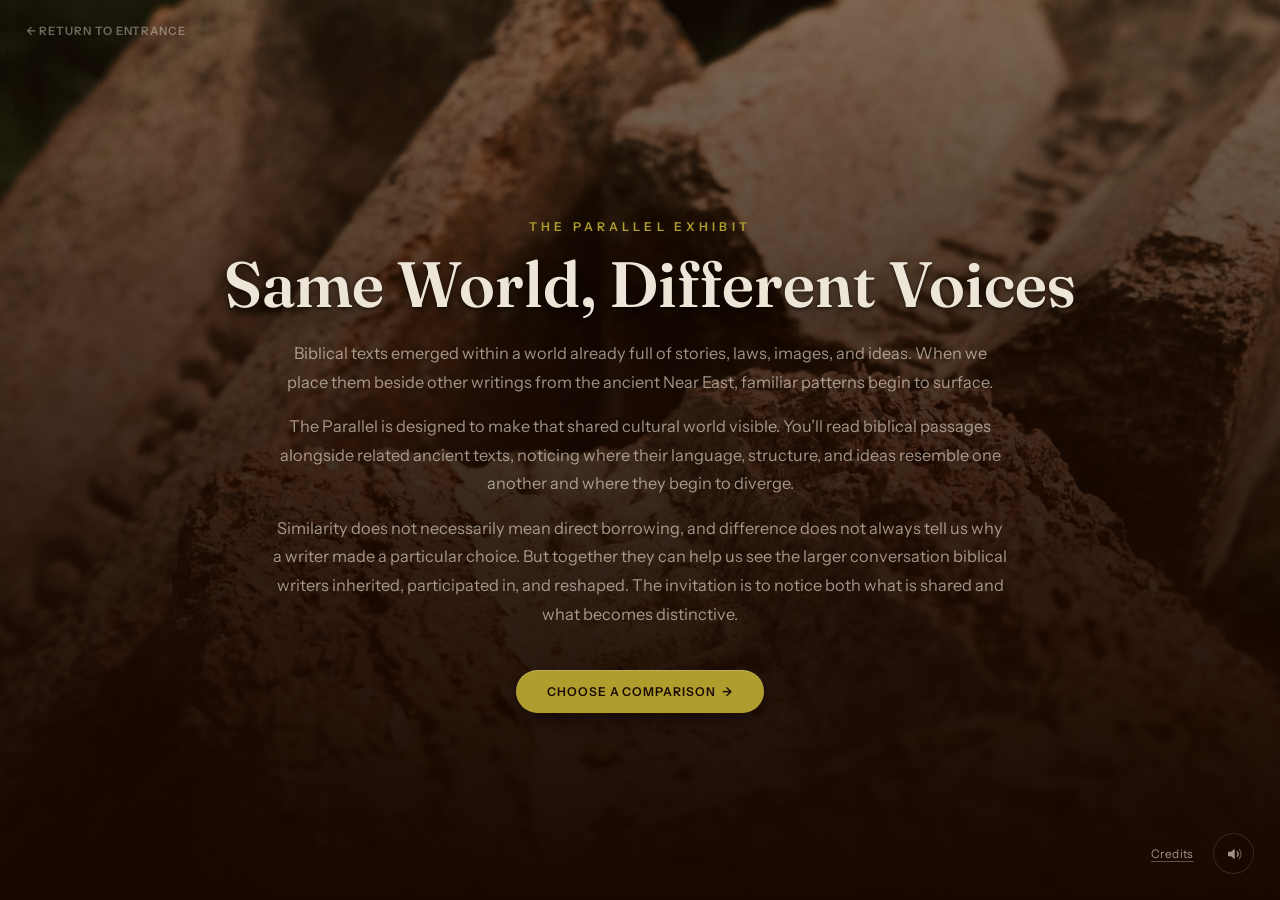
<file: parallel.html>
<!DOCTYPE html>
<html lang="en">
<head>
<meta charset="UTF-8">
<meta name="viewport" content="width=device-width, initial-scale=1.0">
<title>The Parallel Exhibit — A World Rediscovered</title>
<meta name="description" content="An interactive exhibit that sets biblical passages beside related ancient Near Eastern texts to surface a shared cultural world.">
<link rel="icon" type="image/png" sizes="32x32" href="favicon-32x32.png">
<link rel="icon" type="image/png" sizes="16x16" href="favicon-16x16.png">
<link rel="apple-touch-icon" sizes="180x180" href="apple-touch-icon.png">
<link rel="shortcut icon" href="favicon.ico">
<link rel="preconnect" href="https://fonts.googleapis.com">
<link href="https://fonts.googleapis.com/css2?family=Fraunces:ital,opsz,wght@0,9..144,300;0,9..144,400;0,9..144,500;0,9..144,600;0,9..144,700;1,9..144,400;1,9..144,500&family=Instrument+Sans:ital,wght@0,400;0,500;0,600;1,400&family=IBM+Plex+Mono:wght@400;500&display=swap" rel="stylesheet">
<link rel="stylesheet" href="atmosphere.css">
<link rel="stylesheet" href="chrome.css">
<style>
  :root{
    --ground:#180801;
    --ground-rgb:24,8,1;
    --umber:#2F150A;
    --rust:#5E250C;
    --clay:#64463A;
    --ochre:#AF9D2E;
    --bone:#EDE6D8;
    --whisper:#EDE6D8;
    --bone-dim:rgba(237,230,216,0.62);
    --bone-faint:rgba(237,230,216,0.34);
  }
  *{box-sizing:border-box;}
  html{scroll-behavior:smooth;}
  html.modal-lock{overflow:hidden; scrollbar-gutter:stable;}
  body{
    margin:0; background:var(--ground); color:var(--bone);
    font-family:'Instrument Sans', sans-serif; position:relative; overflow-x:hidden;
    min-height:100vh;
  }
  img{display:block; max-width:none; user-select:none; -webkit-user-drag:none;}
  h1,h2,h3,p{margin:0;}
  button{font:inherit; color:inherit;}
  a{color:inherit;}

  /* ============================================================
     SPA stage machinery - the whole Parallel flow (hero, the
     comparison grid, and all three rooms) now lives on this one
     page as a set of .stage sections that JS shows/hides in place,
     the same way the Mirror exhibit's own stages work. Nothing here
     ever triggers a real page navigation, so the shared background
     music (see chrome.js) keeps playing continuously end to end
     instead of restarting on every step.
     ============================================================ */
  #stageRoot{ position:relative; z-index:1; }
  .stage{ display:none; }
  .stage.is-active{ display:block; }
  .stage-fade{
    /* Opacity only - deliberately no transform here. A `transform`
       (even an identity translateY(0)) on this wrapper would create a
       new containing block for any `position:fixed` element inside a
       room (the fixed background image, the star/wave atmosphere
       layer), breaking them: instead of sizing/positioning against
       the viewport they'd size against this wrapper's own (much
       taller, scrollable) content box, making them huge and no
       longer anchored on scroll. */
    opacity:0;
    transition:opacity .55s ease;
  }
  .stage-fade.is-shown{ opacity:1; }
  @media (prefers-reduced-motion: reduce){
    .stage-fade{ transition:none; opacity:1; }
  }

  /* ---------- stage: parallel-intro ---------- */
#stage-parallel-intro{
    --ground:#180801;
    --ground-rgb:24,8,1;
    --umber:#2F150A;
    --rust:#5E250C;
    --clay:#64463A;
    --ochre:#AF9D2E;
    --bone:#EDE6D8;
    --whisper:#EDE6D8;
    --bone-dim:rgba(237,230,216,0.62);
    --bone-faint:rgba(237,230,216,0.34);
  }
#stage-parallel-intro *{box-sizing:border-box;}
#stage-parallel-intro{scroll-behavior:smooth;}
#stage-parallel-intro{
    margin:0; background:var(--ground); color:var(--bone);
    font-family:'Instrument Sans', sans-serif; position:relative; overflow-x:hidden;
    min-height:100vh;
  }
#stage-parallel-intro img{display:block; max-width:none; user-select:none; -webkit-user-drag:none;}
#stage-parallel-intro h1, #stage-parallel-intro h2, #stage-parallel-intro h3, #stage-parallel-intro p{margin:0;}
#stage-parallel-intro button{font:inherit; color:inherit;}
#stage-parallel-intro a{color:inherit;}
#stage-parallel-intro .lobby-return{
    position:fixed; top:1.5rem; left:1.6rem; z-index:80;
    display:flex; align-items:center; gap:0.5rem;
    font-family:'Instrument Sans', sans-serif; font-weight:600; font-size:0.72rem; letter-spacing:0.08em;
    text-transform:uppercase; color:var(--bone-dim); text-decoration:none;
    opacity:0.68; transition:opacity .25s ease, color .25s ease;
  }
#stage-parallel-intro .lobby-return:hover, #stage-parallel-intro .lobby-return:focus-visible{ opacity:1; color:var(--ochre); outline:none; }
#stage-parallel-intro .parallel-eyebrow{
    font-family:'Instrument Sans', sans-serif; font-weight:600; font-size:0.76rem; letter-spacing:0.34em;
    text-transform:uppercase; color:var(--ochre); text-align:center;
  }
#stage-parallel-intro [data-reveal-manual]{
    opacity:0; transform:translateY(10px);
    transition:opacity .4s ease-out, transform .4s ease-out;
  }
#stage-parallel-intro [data-reveal-manual].is-revealed{ opacity:1; transform:translateY(0); }
@media (prefers-reduced-motion: reduce){#stage-parallel-intro [data-reveal-manual]{ transition:none; opacity:1; transform:none; }}
#stage-parallel-intro .hero{
    min-height:100vh; width:100%;
    position:relative; z-index:1;
    display:flex; align-items:center; justify-content:center;
    padding:7rem 1.5rem 5rem;
    background:
      linear-gradient(to bottom, rgba(24,8,1,0.55), rgba(24,8,1,0.88) 60%, var(--ground) 100%),
      url('cards/parallel.jpg') center 38% / cover no-repeat;
  }
#stage-parallel-intro .hero-inner{ max-width:52rem; text-align:center; position:relative; }
#stage-parallel-intro .hero-inner h1{
    font-family:'Fraunces', serif; font-weight:600; font-size:clamp(2rem, 5.4vw, 4rem);
    line-height:1.05; margin:1rem 0 1.4rem; color:var(--bone);
    text-shadow:0 2px 4px rgba(0,0,0,0.55), 0 12px 34px rgba(0,0,0,0.5);
    position:relative;
    white-space:nowrap;
  }
@media (max-width:480px){#stage-parallel-intro .hero-inner h1{ white-space:normal; }}
#stage-parallel-intro .hero-lede{
    max-width:46rem; margin:0 auto; font-size:1.02rem; line-height:1.75;
    color:var(--bone-dim);
  }
#stage-parallel-intro .hero-lede + .hero-lede{ margin-top:1rem; }
#stage-parallel-intro .parallel-cta{
    display:inline-flex; align-items:center; gap:0.5em; margin-top:2.6rem;
    font-family:'Instrument Sans', sans-serif; font-weight:600; font-size:0.76rem; letter-spacing:0.08em;
    text-transform:uppercase; color:var(--ground); background:var(--ochre);
    border:none; border-radius:999px; padding:0.9rem 1.9rem;
    text-decoration:none; cursor:pointer;
    box-shadow:0 0.5rem 1.1rem rgba(0,0,0,0.4), inset 0 1px 0 rgba(255,255,255,0.2);
    transition:background .2s ease, box-shadow .2s ease, transform .2s ease;
  }
#stage-parallel-intro .parallel-cta:hover, #stage-parallel-intro .parallel-cta:focus-visible{
    background:#c4b154; transform:translateY(-2px);
    box-shadow:0 0.7rem 1.5rem rgba(0,0,0,0.48), inset 0 1px 0 rgba(255,255,255,0.25); outline:none;
  }
#stage-parallel-intro .parallel-cta .arrow{ transition:transform .25s ease; }
#stage-parallel-intro .parallel-cta:hover .arrow{ transform:translateX(4px); }

  /* ---------- stage: comparisons ---------- */
#stage-comparisons{
    --ground:#180801;
    --ground-rgb:24,8,1;
    --umber:#2F150A;
    --rust:#5E250C;
    --clay:#64463A;
    --ochre:#AF9D2E;
    --bone:#EDE6D8;
    --whisper:#EDE6D8;
    --bone-dim:rgba(237,230,216,0.62);
    --bone-faint:rgba(237,230,216,0.34);
  }
#stage-comparisons *{box-sizing:border-box;}
#stage-comparisons{scroll-behavior:smooth;}
#stage-comparisons{
    margin:0; background:var(--ground); color:var(--bone);
    font-family:'Instrument Sans', sans-serif; position:relative; overflow-x:hidden;
    min-height:100vh;
  }
#stage-comparisons img{display:block; max-width:none; user-select:none; -webkit-user-drag:none;}
#stage-comparisons h1, #stage-comparisons h2, #stage-comparisons h3, #stage-comparisons p{margin:0;}
#stage-comparisons button{font:inherit; color:inherit;}
#stage-comparisons a{color:inherit;}
#stage-comparisons .lobby-return{
    position:fixed; top:1.5rem; left:1.6rem; z-index:80;
    display:flex; align-items:center; gap:0.5rem;
    font-family:'Instrument Sans', sans-serif; font-weight:600; font-size:0.72rem; letter-spacing:0.08em;
    text-transform:uppercase; color:var(--bone-dim); text-decoration:none;
    opacity:0.68; transition:opacity .25s ease, color .25s ease;
  }
#stage-comparisons .lobby-return:hover, #stage-comparisons .lobby-return:focus-visible{ opacity:1; color:var(--ochre); outline:none; }
#stage-comparisons .parallel-eyebrow{
    font-family:'Instrument Sans', sans-serif; font-weight:600; font-size:0.76rem; letter-spacing:0.34em;
    text-transform:uppercase; color:var(--ochre); text-align:center;
  }
#stage-comparisons [data-reveal-manual]{
    --reveal-y: 10px;
    --reveal-duration: .4s;
    opacity:0; transform:translateY(var(--reveal-y));
    transition:opacity var(--reveal-duration) ease-out, transform var(--reveal-duration) ease-out;
  }
#stage-comparisons [data-reveal-manual].is-revealed{ opacity:1; transform:translateY(0); }
#stage-comparisons .comparison-card-wrap[data-reveal-manual]{
    --reveal-y: 24px;
    --reveal-duration: .62s;
  }
@media (prefers-reduced-motion: reduce){#stage-comparisons [data-reveal-manual]{ transition:none; opacity:1; transform:none; }}
#stage-comparisons .page-head{
    position:relative; z-index:1;
    padding:9rem 1.5rem 4rem;
    text-align:center;
    background:
      linear-gradient(to bottom, rgba(24,8,1,0.55), rgba(24,8,1,0.92) 72%, var(--ground) 100%),
      url('cards/parallel.jpg') center 38% / cover no-repeat;
  }
#stage-comparisons .page-head-inner{ max-width:44rem; margin:0 auto; }
#stage-comparisons .page-head-inner h1{
    font-family:'Fraunces', serif; font-weight:600; font-size:clamp(2rem, 5.4vw, 3.4rem);
    line-height:1.08; margin:1rem 0 1.3rem; color:var(--bone);
    text-shadow:0 2px 4px rgba(0,0,0,0.55), 0 12px 34px rgba(0,0,0,0.5);
  }
#stage-comparisons .page-head-lede{
    max-width:36rem; margin:0 auto; font-size:1rem; line-height:1.75;
    color:var(--bone-dim);
  }
#stage-comparisons .comparisons{
    position:relative; z-index:1;
    padding:1rem 1.5rem 6rem;
    display:flex; flex-direction:column; align-items:center;
  }
#stage-comparisons .comparisons-grid{
    display:grid; grid-template-columns:repeat(auto-fit, minmax(280px, 1fr));
    gap:2.5rem; width:100%; max-width:1120px;
  }
#stage-comparisons .comparison-card-wrap{
    position:relative;
  }
#stage-comparisons .comparison-card-shadow{
    position:absolute;
    top:10px; left:5%; right:5%;
    aspect-ratio:4 / 3;
    z-index:0;
    border-radius:20px;
    overflow:hidden;
    filter:blur(26px) saturate(1.5) brightness(0.6);
    opacity:0.7;
    pointer-events:none;
    transition:opacity .4s ease, transform .4s ease;
  }
#stage-comparisons .comparison-card-shadow img{
    width:100%; height:100%;
    object-fit:cover; object-position:center 40%;
  }
#stage-comparisons .comparison-card-wrap:hover .comparison-card-shadow, #stage-comparisons .comparison-card-wrap:focus-within .comparison-card-shadow{
    opacity:0.95;
    transform:translateY(8px) scale(1.04);
  }
#stage-comparisons .comparison-card{
    position:relative; z-index:1;
    display:flex; flex-direction:column;
    border-radius:20px; overflow:hidden;
    text-decoration:none; color:inherit;
    background:var(--ground);
    box-shadow:0 1.2rem 2.8rem rgba(0,0,0,0.45), 0 0 0 1px rgba(237,230,216,0.12);
    transition:transform .4s ease, box-shadow .4s ease;
  }
#stage-comparisons .comparison-card:hover, #stage-comparisons .comparison-card:focus-visible{
    transform:scale(1.025);
    box-shadow:0 1.8rem 3.6rem rgba(0,0,0,0.55), 0 0 0 1px rgba(175,157,46,0.5);
    outline:none;
  }
#stage-comparisons .comparison-card--bg{
    aspect-ratio:3 / 4;
  }
#stage-comparisons .comparison-card-bg-img{
    position:absolute; inset:0; width:100%; height:100%; z-index:0;
    object-fit:cover; object-position:center top;
    filter:saturate(0.92) brightness(0.8);
    transition:filter .5s ease;
  }
#stage-comparisons .comparison-card--bg:hover .comparison-card-bg-img, #stage-comparisons .comparison-card--bg:focus-visible .comparison-card-bg-img{
    filter:saturate(1) brightness(0.88);
  }
#stage-comparisons .comparison-card-bg-fade{
    position:absolute; inset:0; z-index:1; pointer-events:none;
    background:linear-gradient(to bottom,
      rgba(24,8,1,0) 0%,
      rgba(24,8,1,0.02) 26%,
      rgba(24,8,1,0.3) 44%,
      rgba(24,8,1,0.72) 60%,
      rgba(24,8,1,0.94) 74%,
      var(--ground) 90%);
  }
#stage-comparisons .comparison-card--bg .comparison-body{
    position:absolute; left:0; right:0; bottom:0; z-index:2;
    padding:0 2rem 2.3rem;
    text-shadow:0 1px 4px rgba(0,0,0,0.55);
  }
#stage-comparisons .comparison-card--bg .comparison-chip{ text-shadow:none; }
#stage-comparisons .comparison-card--bg .comparison-status{ text-shadow:none; }
#stage-comparisons .comparison-body{
    display:flex; flex-direction:column; flex:1;
    padding:1.7rem 1.8rem 1.9rem;
  }
#stage-comparisons .comparison-chip{
    display:inline-flex; align-items:center; align-self:flex-start;
    font-family:'Instrument Sans', sans-serif; font-weight:600; font-size:0.66rem;
    letter-spacing:0.1em; text-transform:uppercase; color:var(--ochre);
    background:rgba(24,8,1,0.6);
    border:1px solid rgba(175,157,46,0.35);
    padding:0.4rem 0.85rem;
    border-radius:999px;
    margin-bottom:1.2rem;
  }
#stage-comparisons .comparison-body h2{
    font-family:'Fraunces', serif; font-weight:500; font-size:1.55rem; line-height:1.22; letter-spacing:-0.005em;
    margin:0 0 1.7rem; text-wrap:balance;
  }
#stage-comparisons .comparison-subtitle{
    font-family:'Instrument Sans', sans-serif; font-style:italic; font-size:0.9rem;
    color:var(--bone-dim); margin:0 0 1.6rem;
  }
#stage-comparisons .comparison-status{
    margin-top:auto; align-self:flex-start;
    display:inline-flex; align-items:center; gap:0.4em;
    padding:0.8rem 1.6rem;
    border-radius:999px;
    background:var(--ochre);
    color:var(--ground);
    font-family:'Instrument Sans', sans-serif;
    font-weight:600; font-size:0.7rem; letter-spacing:0.1em; text-transform:uppercase;
    transition:background .2s ease, transform .2s ease;
  }
#stage-comparisons .comparison-card:hover .comparison-status, #stage-comparisons .comparison-card:focus-visible .comparison-status{
    background:#c4b154;
    transform:translateY(-2px);
  }
#stage-comparisons .comparison-status .arrow{ display:inline-block; transition:transform .25s ease; }
#stage-comparisons .comparison-card:hover .comparison-status .arrow, #stage-comparisons .comparison-card:focus-visible .comparison-status .arrow{
    transform:translateX(4px);
  }

  /* ---------- stage: room-creation ---------- */
#stage-room-creation{
    --ground: #14181C;
    --ground-deep: #0B0E11;
    --clay: #8FA5B2;
    --clay-deep: #738A99;
    --clay-ink: #2A1F12;
    --parchment: #B6C3CC;
    --parchment-deep: #9EAEB8;
    --parchment-ink: #201B14;
    --brass: #629ABD;
    --brass-dim: #466A80;
    --accent-deep: #1B3342;
    --whisper: #F2EFE8;
    --fog: rgba(242,239,232,0.55);
    --mist: rgba(220,215,205,0.35);
  }
#stage-room-creation *{box-sizing:border-box;}
#stage-room-creation{scroll-behavior:smooth;}
#stage-room-creation{
    margin:0;
    background:var(--ground);
    color:var(--whisper);
    font-family:'Instrument Sans', sans-serif;
    overflow-x:hidden;
  }
#stage-room-creation svg{display:block;}
#stage-room-creation .page-bg{
    position:fixed; inset:0; z-index:0; pointer-events:none;
    width:100%; height:100%;
    object-fit:cover; object-position:center top;
  }
#stage-room-creation .page-bg-scrim{
    position:fixed; inset:0; z-index:0; pointer-events:none;
    background:rgba(11,14,17,0.58);
  }
#stage-room-creation .r1_intro{
    position:relative;
    min-height:100vh;
    display:flex;
    flex-direction:column;
    align-items:center;
    justify-content:center;
    text-align:center;
    padding:2rem;
  }
#stage-room-creation .eyebrow{
    font-family:'Instrument Sans', sans-serif;
    font-weight:600;
    letter-spacing:0.22em;
    font-size:0.74rem;
    color:var(--brass);
    text-transform:uppercase;
    margin-bottom:1.4rem;
    text-shadow:0 1px 4px rgba(0,0,0,0.5);
  }
#stage-room-creation .r1_intro h1{
    font-family:'Fraunces', serif;
    font-weight:500;
    font-optical-sizing:auto;
    font-size:clamp(2.2rem, 6vw, 4.4rem);
    line-height:1.05;
    margin:0;
    letter-spacing:-0.01em;
    text-shadow:
      0 1px 0 rgba(255,255,255,0.07),
      0 2px 4px rgba(0,0,0,0.55),
      0 12px 34px rgba(0,0,0,0.55);
  }
#stage-room-creation .r1_intro h1 em{
    font-style:italic;
    font-weight:300;
    color:var(--fog);
  }
#stage-room-creation .scroll-cue{
    margin-top:2.6rem;
    font-family:'Instrument Sans', sans-serif;
    font-weight:600;
    font-size:0.72rem;
    letter-spacing:0.14em;
    color:var(--brass-dim);
    text-transform:uppercase;
    animation:r1-kf1-driftDown 2.2s ease-in-out infinite;
    text-shadow:0 1px 4px rgba(0,0,0,0.5);
  }
@keyframes r1-kf1-driftDown{
    0%,100%{transform:translateY(0);opacity:0.6;}
    50%{transform:translateY(6px);opacity:1;}
  }
#stage-room-creation .room-back{
    position:fixed; top:1.4rem; left:1.4rem; z-index:25;
    display:flex; align-items:center; gap:0.5rem;
    font-family:'Instrument Sans', sans-serif; font-weight:600; font-size:0.72rem; letter-spacing:0.08em;
    color:var(--fog); text-decoration:none; text-transform:uppercase;
    opacity:0.68;
    transition:opacity 0.25s ease, color 0.25s ease;
  }
#stage-room-creation .room-back:hover, #stage-room-creation .room-back:focus-visible{opacity:1; color:var(--brass); outline:none;}
@media (max-width:780px){#stage-room-creation .room-back{font-size:0.66rem; top:1rem; left:1rem;}}
#stage-room-creation .site-line{
    position:absolute;
    left:50%;
    top:0;
    bottom:0;
    width:1px;
    background:linear-gradient(to bottom, transparent, var(--brass-dim) 8%, var(--brass-dim) 92%, transparent);
    opacity:0.35;
    z-index:0;
  }
#stage-room-creation .exhibit{position:relative;}
#stage-room-creation .beat{
    position:relative;
    display:flex;
    align-items:center;
    justify-content:center;
    min-height:100vh;
    padding:5rem 1.5rem;
    z-index:1;
  }
#stage-room-creation .beat-inner{
    position:relative;
    width:100%;
    max-width:1180px;
    display:grid;
    grid-template-columns:1fr auto 1fr;
    gap:2.2rem;
    align-items:stretch;
  }
#stage-room-creation .stratum-tag{
    grid-column:2;
    align-self:center;
    font-family:'Instrument Sans', sans-serif;
    font-weight:600;
    font-size:0.7rem;
    letter-spacing:0.13em;
    color:var(--brass);
    text-transform:uppercase;
    background:var(--ground);
    border-radius:999px;
    padding:0.6rem 0.3rem;
    text-align:center;
    writing-mode:vertical-rl;
    opacity:0;
    transition:opacity 1.1s ease 0.9s;
  }
#stage-room-creation .beat.is-revealed .stratum-tag{opacity:0.8;}
#stage-room-creation .panel-wrap{
    display:flex;
    opacity:0;
    transform:translateY(28px);
    transition:opacity 0.9s cubic-bezier(.2,.7,.2,1), transform 0.9s cubic-bezier(.2,.7,.2,1);
  }
#stage-room-creation .panel-wrap.clay{grid-column:1;}
#stage-room-creation .panel-wrap.parchment{grid-column:3; transition-delay:0.28s;}
#stage-room-creation .beat.is-revealed .panel-wrap{opacity:1; transform:translateY(0);}
#stage-room-creation .panel{
    position:relative;
    width:100%;
    height:100%;
    min-height:291px;
    display:flex;
    flex-direction:column;
    text-align:left;
    font:inherit;
    border:1px solid rgba(98,134,155,0.4);
    border-radius:24px;
    padding:2.8rem 3.2rem 3rem;
    cursor:pointer;
    overflow:hidden;
    --rx:0deg; --ry:0deg; --gx:50%; --gy:50%;
    transform:perspective(900px) rotateX(var(--rx)) rotateY(var(--ry));
    transition:transform 0.2s ease-out, box-shadow 0.2s ease-out, border-color 0.2s ease-out, background 0.2s ease-out;
  }
#stage-room-creation .panel:hover, #stage-room-creation .panel:focus-visible{border-color:rgba(130,165,185,0.55);}
#stage-room-creation .panel::after{
    content:"";
    position:absolute; inset:0;
    background:radial-gradient(circle at var(--gx) var(--gy), rgba(255,255,255,0.08), transparent 55%);
    opacity:0;
    transition:opacity 0.25s ease;
    mix-blend-mode:overlay;
    pointer-events:none;
  }
#stage-room-creation .panel:hover::after, #stage-room-creation .panel:focus-visible::after{opacity:0.6;}
#stage-room-creation .panel:focus-visible{outline:2px solid var(--brass); outline-offset:3px;}
#stage-room-creation .panel.clay, #stage-room-creation .panel.parchment{
    background:rgba(39,55,67,0.65);
    -webkit-backdrop-filter:blur(8px);
    backdrop-filter:blur(8px);
    color:var(--whisper);
  }
#stage-room-creation .panel .source{
    font-family:'Instrument Sans', sans-serif;
    font-weight:500;
    font-size:0.7rem;
    letter-spacing:0.06em;
    text-transform:uppercase;
    color:rgba(210,220,223,0.72);
    margin-bottom:1.1rem;
    display:block;
  }
#stage-room-creation .panel p{font-family:'Fraunces', serif; font-weight:400; font-size:1.2rem; line-height:1.6; color:#F0ECE3; margin:0 0 1.4rem;}
#stage-room-creation .panel.clay p, #stage-room-creation .panel.parchment p{font-style:italic;}
#stage-room-creation .panel .examine{
    display:inline-flex;
    align-items:center;
    gap:0.4em;
    align-self:flex-start;
    margin-top:auto;
    padding:0.7rem 1.4rem;
    border-radius:999px;
    background:rgba(7,28,41,0.92);
    border:1px solid rgba(98,134,155,0.4);
    color:#F3F1EB;
    font-family:'Instrument Sans', sans-serif;
    font-weight:600;
    font-size:0.68rem;
    letter-spacing:0.08em;
    text-transform:uppercase;
    transition:background .2s ease, border-color .2s ease, transform .2s ease;
  }
#stage-room-creation .panel .examine .arrow{display:inline-block; transition:transform .25s ease;}
#stage-room-creation .panel:hover .examine, #stage-room-creation .panel:focus-visible .examine{
    background:rgba(11,40,58,0.96);
    border-color:rgba(130,165,185,0.55);
    transform:translateY(-2px);
  }
#stage-room-creation .panel:hover .examine .arrow, #stage-room-creation .panel:focus-visible .examine .arrow{
    transform:translateX(4px);
  }
#stage-room-creation .trace-word{
    border-bottom:1px dotted currentColor;
    opacity:0.92;
    padding:0 1px;
    transition:background 0.35s ease, color 0.2s ease, border-color 0.35s ease;
  }
#stage-room-creation .trace-word.is-traced{
    background:rgba(172,165,59,0.28);
    border-bottom-style:solid;
    border-bottom-color:#aca53b;
  }
#stage-room-creation #r1_traceOverlay{position:fixed; inset:0; pointer-events:none; z-index:15;}
#stage-room-creation #r1_tracePath{stroke:#aca53b; stroke-width:1.6; fill:none; opacity:0; filter:drop-shadow(0 0 3px rgba(172,165,59,0.55));}
#stage-room-creation .beat[data-beat="5"]{min-height:auto; padding-bottom:2.5rem;}
#stage-room-creation .room-exit-nav{
    display:flex; align-items:center; justify-content:center; gap:2.75rem; flex-wrap:wrap;
    margin:1.4rem 0 2.6rem; padding:0 1.5rem;
  }
#stage-room-creation .room-exit-btn{
    display:inline-flex; align-items:center; gap:0.5em;
    font-family:'Instrument Sans', sans-serif; font-weight:600; font-size:0.76rem; letter-spacing:0.08em;
    text-transform:uppercase; color:var(--whisper); background:var(--accent-deep);
    border:none; border-radius:999px; padding:0.9rem 1.9rem;
    text-decoration:none; cursor:pointer;
    box-shadow:0 0.5rem 1.1rem rgba(0,0,0,0.4), inset 0 1px 0 rgba(255,255,255,0.2);
    transition:filter .2s ease, box-shadow .2s ease, transform .2s ease;
  }
#stage-room-creation .room-exit-btn:hover, #stage-room-creation .room-exit-btn:focus-visible{
    filter:brightness(1.15); transform:translateY(-2px); outline:none;
  }
#stage-room-creation .room-exit-btn .arrow{ transition:transform .25s ease; }
#stage-room-creation .room-exit-btn:hover .arrow{ transform:translateX(4px); }
#stage-room-creation .room-exit-btn:hover .arrow--back{ transform:translateX(-4px); }
#stage-room-creation .room-exit-btn--quiet{
    background:none; color:var(--brass);
    border:1.5px solid var(--brass); box-shadow:none;
  }
#stage-room-creation .room-exit-btn--quiet:hover{
    background:var(--accent-deep); color:var(--whisper); border-color:var(--accent-deep);
    box-shadow:0 0.5rem 1.1rem rgba(0,0,0,0.4), inset 0 1px 0 rgba(255,255,255,0.2);
    filter:brightness(1.15); transform:translateY(-2px);
  }
@media (max-width:480px){#stage-room-creation .room-exit-btn{padding:0.8rem 1.4rem; font-size:0.68rem;}}
#stage-room-creation .stratum-rail{
    position:fixed; right:1.6rem; top:50%; transform:translateY(-50%);
    display:flex; flex-direction:column; gap:0.9rem; z-index:20;
  }
#stage-room-creation .stratum-rail button{
    width:26px; height:26px; border-radius:50%;
    border:1px solid rgba(98,154,189,0.3); background:transparent; color:rgba(98,154,189,0.65);
    font-family:'Instrument Sans', sans-serif; font-weight:600; font-size:0.64rem;
    display:flex; align-items:center; justify-content:center;
    cursor:pointer; transition:all 0.3s ease;
  }
#stage-room-creation .stratum-rail button:hover{border-color:rgba(98,154,189,0.55); color:var(--brass);}
#stage-room-creation .stratum-rail button.active{background:var(--brass); color:var(--ground-deep); border-color:var(--brass);}
#stage-room-creation .stratum-rail button:focus-visible{outline:2px solid var(--whisper); outline-offset:2px;}
#stage-room-creation .artifact-modal{
    position:fixed; inset:0; z-index:50;
    display:flex; align-items:center; justify-content:center;
    background:rgba(11,14,17,0.82);
    opacity:0; pointer-events:none;
    transition:opacity 0.34s cubic-bezier(0.22,1,0.36,1);
    padding:1.5rem;
  }
#stage-room-creation .artifact-modal.is-closing{transition:opacity 0.22s cubic-bezier(0.4,0,1,1);}
#stage-room-creation .artifact-modal.is-open{opacity:1; pointer-events:auto;}
#stage-room-creation .artifact-card{
    background:var(--whisper); color:var(--ground-deep);
    max-width:480px; width:100%;
    padding:2.4rem 2.2rem;
    border-radius:20px;
    position:relative;
    transform:translateY(14px) scale(0.97);
    transition:transform 0.34s cubic-bezier(0.22,1,0.36,1);
  }
#stage-room-creation .artifact-modal.is-open .artifact-card{transform:translateY(0) scale(1);}
#stage-room-creation .artifact-modal.is-closing .artifact-card{transition:transform 0.22s cubic-bezier(0.4,0,1,1);}
#stage-room-creation .modal-close{
    position:absolute; top:1rem; right:1.1rem;
    background:none; border:none; font-size:1.4rem; line-height:1;
    color:var(--brass-dim); cursor:pointer; padding:0.3rem;
  }
#stage-room-creation .modal-close:focus-visible{outline:2px solid var(--brass); outline-offset:2px;}
#stage-room-creation .artifact-card .icon{width:40px; height:40px; opacity:0.7; margin-bottom:1rem;}
#stage-room-creation .artifact-photo{
    display:none;
    width:100%; height:220px; object-fit:cover;
    border-radius:14px; margin-bottom:1.2rem;
    background:rgba(0,0,0,0.08);
    opacity:0;
    transition:opacity 0.4s ease;
  }
#stage-room-creation .artifact-photo.is-loading{display:block;}
#stage-room-creation .artifact-photo.is-visible{opacity:1;}
#stage-room-creation .artifact-photo.is-loading + .icon{display:none;}
#stage-room-creation .photo-credit{
    font-family:'Instrument Sans', sans-serif; font-weight:600; font-size:0.68rem;
    letter-spacing:0.03em; opacity:0.55; margin:1rem 0 0;
  }
#stage-room-creation .artifact-card h3{font-family:'Fraunces', serif; font-weight:500; font-size:1.5rem; margin:0 0 0.9rem;}
#stage-room-creation .artifact-card .artifact-quote{font-family:'Fraunces', serif; font-style:italic; line-height:1.6; margin:0 0 1.5rem; opacity:0.85;}
#stage-room-creation .spec-table{width:100%; border-collapse:collapse; font-family:'Instrument Sans', sans-serif; font-size:0.82rem;}
#stage-room-creation .spec-table th{
    text-align:left; text-transform:uppercase; letter-spacing:0.08em;
    color:var(--brass-dim); font-weight:500; padding:0.5rem 0.8rem 0.5rem 0; width:38%;
    border-top:1px solid rgba(0,0,0,0.12); vertical-align:top;
  }
#stage-room-creation .spec-table td{padding:0.5rem 0; border-top:1px solid rgba(0,0,0,0.12);}
#stage-room-creation .word-history{
    display:none;
    margin-top:1.3rem; margin-bottom:1.6rem; padding:1rem 1.1rem;
    background:rgba(98,154,189,0.08); border-left:2px solid var(--brass);
    border-radius:0 12px 12px 0;
  }
#stage-room-creation .word-history.is-visible{display:block;}
#stage-room-creation .word-history-label{
    display:block; font-family:'Instrument Sans', sans-serif; font-weight:600; font-size:0.68rem;
    letter-spacing:0.08em; text-transform:uppercase; color:var(--brass-dim); margin-bottom:0.4rem;
  }
#stage-room-creation .word-history p{
    margin:0; font-family:'Instrument Sans', sans-serif; font-size:0.86rem; line-height:1.55; color:var(--ground-deep);
  }
#stage-room-creation .parallel-reveal{
    grid-column:1 / -1;
    max-width:820px; margin:0.6rem auto 0;
    background:rgba(12,28,40,0.8);
    border:1px solid rgba(98,154,189,0.22);
    border-radius:20px;
    padding:1.8rem 2rem;
    text-align:center;
    opacity:0; transform:translateY(16px);
    transition:opacity 0.9s cubic-bezier(.2,.7,.2,1) 0.5s, transform 0.9s cubic-bezier(.2,.7,.2,1) 0.5s;
  }
#stage-room-creation .beat.is-revealed .parallel-reveal{opacity:1; transform:translateY(0);}
#stage-room-creation .parallel-reveal-eyebrow{
    display:flex; align-items:center; justify-content:center; gap:0.9rem;
    font-family:'Instrument Sans', sans-serif; font-weight:600; font-size:0.66rem;
    letter-spacing:0.13em; text-transform:uppercase; color:var(--brass);
    margin-bottom:1rem;
  }
#stage-room-creation .parallel-reveal-eyebrow::before, #stage-room-creation .parallel-reveal-eyebrow::after{
    content:''; flex:1; height:1px; background:rgba(98,154,189,0.3);
  }
#stage-room-creation .parallel-reveal-headline{
    font-family:'Fraunces', serif; font-weight:300; font-size:1.32rem; line-height:1.38;
    color:var(--whisper); margin:0 0 0.8rem;
  }
#stage-room-creation .parallel-reveal-sub{
    font-family:'Instrument Sans', sans-serif; font-size:0.92rem; line-height:1.55;
    color:var(--bone-dim); margin:0;
  }

@media (max-width: 780px){#stage-room-creation .beat-inner{grid-template-columns:1fr; gap:1.4rem;}
#stage-room-creation .stratum-tag{grid-column:1; writing-mode:horizontal-tb; opacity:0.8 !important; order:-1;}
#stage-room-creation .panel-wrap.clay{grid-column:1;}
#stage-room-creation .panel-wrap.parchment{grid-column:1;}
#stage-room-creation .site-line{left:1.4rem;}
#stage-room-creation .panel{padding:2rem 1.6rem;}
#stage-room-creation .parallel-reveal{padding:1.5rem 1.4rem;}
#stage-room-creation .stratum-rail{display:none;}}
@media (prefers-reduced-motion: reduce){#stage-room-creation *{transition-duration:0.01ms !important; animation:none !important;}
#stage-room-creation .panel-wrap{opacity:1; transform:none;}
#stage-room-creation .stratum-tag, #stage-room-creation .hush-line{opacity:1;}
#stage-room-creation .panel{transform:none !important;}}

  /* ---------- stage: room-flood ---------- */
#stage-room-flood{
    --ground: #14181C;
    --ground-deep: #0B0E11;
    --clay: #8A99A8;
    --clay-deep: #6E7E8F;
    --clay-ink: #2A1F12;
    --parchment: #B3BDC7;
    --parchment-deep: #9BA7B2;
    --parchment-ink: #201B14;
    --brass: #5F8CB8;
    --brass-dim: #435F7A;
    --accent-deep: #1B2E42;
    --whisper: #F2EFE8;
    --fog: rgba(242,239,232,0.55);
    --mist: rgba(220,215,205,0.35);
  }
#stage-room-flood *{box-sizing:border-box;}
#stage-room-flood{scroll-behavior:smooth;}
#stage-room-flood{
    margin:0;
    background:var(--ground);
    color:var(--whisper);
    font-family:'Instrument Sans', sans-serif;
    overflow-x:hidden;
  }
#stage-room-flood svg{display:block;}
#stage-room-flood .page-bg{
    position:fixed; inset:0; z-index:0; pointer-events:none;
    width:100%; height:100%;
    object-fit:cover; object-position:center top;
    filter:brightness(0.36);
  }
#stage-room-flood .r2_intro{
    position:relative;
    min-height:100vh;
    display:flex;
    flex-direction:column;
    align-items:center;
    justify-content:center;
    text-align:center;
    padding:2rem;
  }
#stage-room-flood .eyebrow{
    font-family:'Instrument Sans', sans-serif;
    font-weight:600;
    letter-spacing:0.22em;
    font-size:0.74rem;
    color:var(--brass);
    text-transform:uppercase;
    margin-bottom:1.4rem;
  }
#stage-room-flood .r2_intro h1{
    font-family:'Fraunces', serif;
    font-weight:500;
    font-optical-sizing:auto;
    font-size:clamp(2.2rem, 6vw, 4.4rem);
    line-height:1.05;
    margin:0;
    letter-spacing:-0.01em;
    position:relative;
    z-index:1;
  }
#stage-room-flood .r2_intro h1 em{
    font-style:italic;
    font-weight:300;
    color:var(--fog);
  }
#stage-room-flood .scroll-cue{
    margin-top:2.6rem;
    font-family:'Instrument Sans', sans-serif;
    font-weight:600;
    font-size:0.72rem;
    letter-spacing:0.14em;
    color:var(--brass-dim);
    text-transform:uppercase;
    animation:r2-kf1-driftDown 2.2s ease-in-out infinite;
  }
@keyframes r2-kf1-driftDown{
    0%,100%{transform:translateY(0);opacity:0.6;}
    50%{transform:translateY(6px);opacity:1;}
  }
#stage-room-flood .room-back{
    position:fixed; top:1.4rem; left:1.4rem; z-index:25;
    display:flex; align-items:center; gap:0.5rem;
    font-family:'Instrument Sans', sans-serif; font-weight:600; font-size:0.72rem; letter-spacing:0.08em;
    color:var(--fog); text-decoration:none; text-transform:uppercase;
    opacity:0.68;
    transition:opacity 0.25s ease, color 0.25s ease;
  }
#stage-room-flood .room-back:hover, #stage-room-flood .room-back:focus-visible{opacity:1; color:var(--brass); outline:none;}
@media (max-width:780px){#stage-room-flood .room-back{font-size:0.66rem; top:1rem; left:1rem;}}
#stage-room-flood .site-line{
    position:absolute;
    left:50%;
    top:0;
    bottom:0;
    width:1px;
    background:linear-gradient(to bottom, transparent, var(--brass-dim) 8%, var(--brass-dim) 92%, transparent);
    opacity:0.35;
    z-index:0;
  }
#stage-room-flood .exhibit{position:relative;}
#stage-room-flood .beat{
    position:relative;
    display:flex;
    align-items:center;
    justify-content:center;
    min-height:100vh;
    padding:5rem 1.5rem;
    z-index:1;
  }
#stage-room-flood .beat-inner{
    position:relative;
    width:100%;
    max-width:1180px;
    display:grid;
    grid-template-columns:1fr auto 1fr;
    gap:2.2rem;
    align-items:stretch;
  }
#stage-room-flood .stratum-tag{
    grid-column:2;
    align-self:center;
    font-family:'Instrument Sans', sans-serif;
    font-weight:600;
    font-size:0.7rem;
    letter-spacing:0.13em;
    color:var(--brass);
    text-transform:uppercase;
    background:var(--ground);
    border-radius:999px;
    padding:0.6rem 0.3rem;
    text-align:center;
    writing-mode:vertical-rl;
    opacity:0;
    transition:opacity 1.1s ease 0.9s;
  }
#stage-room-flood .beat.is-revealed .stratum-tag{opacity:0.8;}
#stage-room-flood .panel-wrap{
    display:flex;
    opacity:0;
    transform:translateY(28px);
    transition:opacity 0.9s cubic-bezier(.2,.7,.2,1), transform 0.9s cubic-bezier(.2,.7,.2,1);
  }
#stage-room-flood .panel-wrap.clay{grid-column:1;}
#stage-room-flood .panel-wrap.parchment{grid-column:3; transition-delay:0.28s;}
#stage-room-flood .beat.is-revealed .panel-wrap{opacity:1; transform:translateY(0);}
#stage-room-flood .panel{
    position:relative;
    width:100%;
    height:100%;
    min-height:291px;
    display:flex;
    flex-direction:column;
    text-align:left;
    font:inherit;
    border:1px solid rgba(98,134,155,0.4);
    border-radius:24px;
    padding:2.8rem 3.2rem 3rem;
    cursor:pointer;
    overflow:hidden;
    --rx:0deg; --ry:0deg; --gx:50%; --gy:50%;
    transform:perspective(900px) rotateX(var(--rx)) rotateY(var(--ry));
    transition:transform 0.2s ease-out, box-shadow 0.2s ease-out, border-color 0.2s ease-out, background 0.2s ease-out;
  }
#stage-room-flood .panel:hover, #stage-room-flood .panel:focus-visible{border-color:rgba(130,165,185,0.55);}
#stage-room-flood .panel::after{
    content:"";
    position:absolute; inset:0;
    background:radial-gradient(circle at var(--gx) var(--gy), rgba(255,255,255,0.08), transparent 55%);
    opacity:0;
    transition:opacity 0.25s ease;
    mix-blend-mode:overlay;
    pointer-events:none;
  }
#stage-room-flood .panel:hover::after, #stage-room-flood .panel:focus-visible::after{opacity:0.6;}
#stage-room-flood .panel:focus-visible{outline:2px solid var(--brass); outline-offset:3px;}
#stage-room-flood .panel.clay, #stage-room-flood .panel.parchment{
    background:rgba(39,55,67,0.65);
    -webkit-backdrop-filter:blur(8px);
    backdrop-filter:blur(8px);
    color:var(--whisper);
  }
#stage-room-flood .panel .source{
    font-family:'Instrument Sans', sans-serif;
    font-weight:500;
    font-size:0.7rem;
    letter-spacing:0.06em;
    text-transform:uppercase;
    color:rgba(210,220,223,0.72);
    margin-bottom:1.1rem;
    display:block;
  }
#stage-room-flood .panel p{font-family:'Fraunces', serif; font-weight:400; font-size:1.2rem; line-height:1.6; color:#F0ECE3; margin:0 0 1.4rem;}
#stage-room-flood .panel.clay p, #stage-room-flood .panel.parchment p{font-style:italic;}
#stage-room-flood .panel .examine{
    display:inline-flex;
    align-items:center;
    gap:0.4em;
    align-self:flex-start;
    margin-top:auto;
    padding:0.7rem 1.4rem;
    border-radius:999px;
    background:rgba(7,28,41,0.92);
    border:1px solid rgba(98,134,155,0.4);
    color:#F3F1EB;
    font-family:'Instrument Sans', sans-serif;
    font-weight:600;
    font-size:0.68rem;
    letter-spacing:0.08em;
    text-transform:uppercase;
    transition:background .2s ease, border-color .2s ease, transform .2s ease;
  }
#stage-room-flood .panel .examine .arrow{display:inline-block; transition:transform .25s ease;}
#stage-room-flood .panel:hover .examine, #stage-room-flood .panel:focus-visible .examine{
    background:rgba(11,40,58,0.96);
    border-color:rgba(130,165,185,0.55);
    transform:translateY(-2px);
  }
#stage-room-flood .panel:hover .examine .arrow, #stage-room-flood .panel:focus-visible .examine .arrow{
    transform:translateX(4px);
  }
#stage-room-flood .trace-word{white-space:nowrap; 
    border-bottom:1px dotted currentColor;
    opacity:0.92;
    padding:0 1px;
    transition:background 0.35s ease, color 0.2s ease, border-color 0.35s ease;
  }
#stage-room-flood .trace-word.is-traced{
    background:rgba(172,165,59,0.28);
    border-bottom-style:solid;
    border-bottom-color:#aca53b;
  }
#stage-room-flood #r2_traceOverlay{position:fixed; inset:0; pointer-events:none; z-index:15;}
#stage-room-flood #r2_tracePath{stroke:#aca53b; stroke-width:1.6; fill:none; opacity:0; filter:drop-shadow(0 0 3px rgba(172,165,59,0.55));}
#stage-room-flood .beat[data-beat="5"]{min-height:auto; padding-bottom:2.5rem;}
#stage-room-flood .room-exit-nav{
    display:flex; align-items:center; justify-content:center; gap:2.75rem; flex-wrap:wrap;
    margin:1.4rem 0 2.6rem; padding:0 1.5rem;
  }
#stage-room-flood .room-exit-btn{
    display:inline-flex; align-items:center; gap:0.5em;
    font-family:'Instrument Sans', sans-serif; font-weight:600; font-size:0.76rem; letter-spacing:0.08em;
    text-transform:uppercase; color:var(--whisper); background:var(--accent-deep);
    border:none; border-radius:999px; padding:0.9rem 1.9rem;
    text-decoration:none; cursor:pointer;
    box-shadow:0 0.5rem 1.1rem rgba(0,0,0,0.4), inset 0 1px 0 rgba(255,255,255,0.2);
    transition:filter .2s ease, box-shadow .2s ease, transform .2s ease;
  }
#stage-room-flood .room-exit-btn:hover, #stage-room-flood .room-exit-btn:focus-visible{
    filter:brightness(1.15); transform:translateY(-2px); outline:none;
  }
#stage-room-flood .room-exit-btn .arrow{ transition:transform .25s ease; }
#stage-room-flood .room-exit-btn:hover .arrow{ transform:translateX(4px); }
#stage-room-flood .room-exit-btn:hover .arrow--back{ transform:translateX(-4px); }
#stage-room-flood .room-exit-btn--quiet{
    background:none; color:var(--brass);
    border:1.5px solid var(--brass); box-shadow:none;
  }
#stage-room-flood .room-exit-btn--quiet:hover{
    background:var(--accent-deep); color:var(--whisper); border-color:var(--accent-deep);
    box-shadow:0 0.5rem 1.1rem rgba(0,0,0,0.4), inset 0 1px 0 rgba(255,255,255,0.2);
    filter:brightness(1.15); transform:translateY(-2px);
  }
@media (max-width:480px){#stage-room-flood .room-exit-btn{padding:0.8rem 1.4rem; font-size:0.68rem;}}
#stage-room-flood .stratum-rail{
    position:fixed; right:1.6rem; top:50%; transform:translateY(-50%);
    display:flex; flex-direction:column; gap:0.9rem; z-index:20;
  }
#stage-room-flood .stratum-rail button{
    width:26px; height:26px; border-radius:50%;
    border:1px solid rgba(95,140,184,0.3); background:transparent; color:rgba(95,140,184,0.65);
    font-family:'Instrument Sans', sans-serif; font-weight:600; font-size:0.64rem;
    display:flex; align-items:center; justify-content:center;
    cursor:pointer; transition:all 0.3s ease;
  }
#stage-room-flood .stratum-rail button:hover{border-color:rgba(95,140,184,0.55); color:var(--brass);}
#stage-room-flood .stratum-rail button.active{background:var(--brass); color:var(--ground-deep); border-color:var(--brass);}
#stage-room-flood .stratum-rail button:focus-visible{outline:2px solid var(--whisper); outline-offset:2px;}
#stage-room-flood .artifact-modal{
    position:fixed; inset:0; z-index:50;
    display:flex; align-items:center; justify-content:center;
    background:rgba(11,14,17,0.82);
    opacity:0; pointer-events:none;
    transition:opacity 0.34s cubic-bezier(0.22,1,0.36,1);
    padding:1.5rem;
  }
#stage-room-flood .artifact-modal.is-closing{transition:opacity 0.22s cubic-bezier(0.4,0,1,1);}
#stage-room-flood .artifact-modal.is-open{opacity:1; pointer-events:auto;}
#stage-room-flood .artifact-card{
    background:var(--whisper); color:var(--ground-deep);
    max-width:480px; width:100%;
    padding:2.4rem 2.2rem;
    border-radius:20px;
    position:relative;
    transform:translateY(14px) scale(0.97);
    transition:transform 0.34s cubic-bezier(0.22,1,0.36,1);
  }
#stage-room-flood .artifact-modal.is-open .artifact-card{transform:translateY(0) scale(1);}
#stage-room-flood .artifact-modal.is-closing .artifact-card{transition:transform 0.22s cubic-bezier(0.4,0,1,1);}
#stage-room-flood .modal-close{
    position:absolute; top:1rem; right:1.1rem;
    background:none; border:none; font-size:1.4rem; line-height:1;
    color:var(--brass-dim); cursor:pointer; padding:0.3rem;
  }
#stage-room-flood .modal-close:focus-visible{outline:2px solid var(--brass); outline-offset:2px;}
#stage-room-flood .artifact-card .icon{width:40px; height:40px; opacity:0.7; margin-bottom:1rem;}
#stage-room-flood .artifact-photo{
    display:none;
    width:100%; height:220px; object-fit:cover;
    border-radius:14px; margin-bottom:1.2rem;
    background:rgba(0,0,0,0.08);
    opacity:0;
    transition:opacity 0.4s ease;
  }
#stage-room-flood .artifact-photo.is-loading{display:block;}
#stage-room-flood .artifact-photo.is-visible{opacity:1;}
#stage-room-flood .artifact-photo.is-loading + .icon{display:none;}
#stage-room-flood .photo-credit{
    font-family:'Instrument Sans', sans-serif; font-weight:600; font-size:0.68rem;
    letter-spacing:0.03em; opacity:0.55; margin:1rem 0 0;
  }
#stage-room-flood .artifact-card h3{font-family:'Fraunces', serif; font-weight:500; font-size:1.5rem; margin:0 0 0.9rem;}
#stage-room-flood .artifact-card .artifact-quote{font-family:'Fraunces', serif; font-style:italic; line-height:1.6; margin:0 0 1.5rem; opacity:0.85;}
#stage-room-flood .spec-table{width:100%; border-collapse:collapse; font-family:'Instrument Sans', sans-serif; font-size:0.82rem;}
#stage-room-flood .spec-table th{
    text-align:left; text-transform:uppercase; letter-spacing:0.08em;
    color:var(--brass-dim); font-weight:500; padding:0.5rem 0.8rem 0.5rem 0; width:38%;
    border-top:1px solid rgba(0,0,0,0.12); vertical-align:top;
  }
#stage-room-flood .spec-table td{padding:0.5rem 0; border-top:1px solid rgba(0,0,0,0.12);}
#stage-room-flood .word-history{
    display:none;
    margin-top:1.3rem; margin-bottom:1.6rem; padding:1rem 1.1rem;
    background:rgba(95,140,184,0.08); border-left:2px solid var(--brass);
    border-radius:0 12px 12px 0;
  }
#stage-room-flood .word-history.is-visible{display:block;}
#stage-room-flood .word-history-label{
    display:block; font-family:'Instrument Sans', sans-serif; font-weight:600; font-size:0.68rem;
    letter-spacing:0.08em; text-transform:uppercase; color:var(--brass-dim); margin-bottom:0.4rem;
  }
#stage-room-flood .word-history p{
    margin:0; font-family:'Instrument Sans', sans-serif; font-size:0.86rem; line-height:1.55; color:var(--ground-deep);
  }
#stage-room-flood .parallel-reveal{
    grid-column:1 / -1;
    max-width:820px; margin:0.6rem auto 0;
    background:rgba(12,28,40,0.8);
    border:1px solid rgba(98,154,189,0.22);
    border-radius:20px;
    padding:1.8rem 2rem;
    text-align:center;
    opacity:0; transform:translateY(16px);
    transition:opacity 0.9s cubic-bezier(.2,.7,.2,1) 0.5s, transform 0.9s cubic-bezier(.2,.7,.2,1) 0.5s;
  }
#stage-room-flood .beat.is-revealed .parallel-reveal{opacity:1; transform:translateY(0);}
#stage-room-flood .parallel-reveal-eyebrow{
    display:flex; align-items:center; justify-content:center; gap:0.9rem;
    font-family:'Instrument Sans', sans-serif; font-weight:600; font-size:0.66rem;
    letter-spacing:0.13em; text-transform:uppercase; color:var(--brass);
    margin-bottom:1rem;
  }
#stage-room-flood .parallel-reveal-eyebrow::before, #stage-room-flood .parallel-reveal-eyebrow::after{
    content:''; flex:1; height:1px; background:rgba(98,154,189,0.3);
  }
#stage-room-flood .parallel-reveal-headline{
    font-family:'Fraunces', serif; font-weight:300; font-size:1.32rem; line-height:1.38;
    color:var(--whisper); margin:0 0 0.8rem;
  }
#stage-room-flood .parallel-reveal-sub{
    font-family:'Instrument Sans', sans-serif; font-size:0.92rem; line-height:1.55;
    color:var(--bone-dim); margin:0;
  }

@media (max-width: 780px){#stage-room-flood .beat-inner{grid-template-columns:1fr; gap:1.4rem;}
#stage-room-flood .stratum-tag{grid-column:1; writing-mode:horizontal-tb; opacity:0.8 !important; order:-1;}
#stage-room-flood .panel-wrap.clay{grid-column:1;}
#stage-room-flood .panel-wrap.parchment{grid-column:1;}
#stage-room-flood .site-line{left:1.4rem;}
#stage-room-flood .panel{padding:2rem 1.6rem;}
#stage-room-flood .parallel-reveal{padding:1.5rem 1.4rem;}
#stage-room-flood .stratum-rail{display:none;}}
@media (prefers-reduced-motion: reduce){#stage-room-flood *{transition-duration:0.01ms !important; animation:none !important;}
#stage-room-flood .panel-wrap{opacity:1; transform:none;}
#stage-room-flood .stratum-tag, #stage-room-flood .hush-line{opacity:1;}
#stage-room-flood .panel{transform:none !important;}}

  /* ---------- stage: room-covenant ---------- */
#stage-room-covenant{
    --ground: #14181C;
    --ground-deep: #0B0E11;
    --clay: #8FA5B2;
    --clay-deep: #738A99;
    --clay-ink: #2A1F12;
    --parchment: #B6C3CC;
    --parchment-deep: #9EAEB8;
    --parchment-ink: #201B14;
    --brass: #629ABD;
    --brass-dim: #466A80;
    --accent-deep: #1B3342;
    --whisper: #F2EFE8;
    --fog: rgba(242,239,232,0.55);
    --mist: rgba(220,215,205,0.35);
  }
#stage-room-covenant *{box-sizing:border-box;}
#stage-room-covenant{scroll-behavior:smooth;}
#stage-room-covenant{
    margin:0;
    background:var(--ground);
    color:var(--whisper);
    font-family:'Instrument Sans', sans-serif;
    overflow-x:hidden;
  }
#stage-room-covenant svg{display:block;}
#stage-room-covenant .page-bg{
    position:fixed; inset:0; z-index:0; pointer-events:none;
    width:100%; height:100%;
    object-fit:cover; object-position:center top;
  }
#stage-room-covenant .page-bg-scrim{
    position:fixed; inset:0; z-index:0; pointer-events:none;
    background:rgba(11,14,17,0.58);
  }
#stage-room-covenant .r3_intro{
    position:relative;
    min-height:100vh;
    display:flex;
    flex-direction:column;
    align-items:center;
    justify-content:center;
    text-align:center;
    padding:2rem;
  }
#stage-room-covenant .eyebrow{
    font-family:'Instrument Sans', sans-serif;
    font-weight:600;
    letter-spacing:0.22em;
    font-size:0.74rem;
    color:var(--brass);
    text-transform:uppercase;
    margin-bottom:1.4rem;
    text-shadow:0 1px 4px rgba(0,0,0,0.5);
  }
#stage-room-covenant .r3_intro h1{
    font-family:'Fraunces', serif;
    font-weight:500;
    font-optical-sizing:auto;
    font-size:clamp(2.2rem, 6vw, 4.4rem);
    line-height:1.05;
    margin:0;
    letter-spacing:-0.01em;
    text-shadow:
      0 1px 0 rgba(255,255,255,0.07),
      0 2px 4px rgba(0,0,0,0.55),
      0 12px 34px rgba(0,0,0,0.55);
  }
#stage-room-covenant .r3_intro h1 em{
    font-style:italic;
    font-weight:300;
    color:var(--fog);
  }
#stage-room-covenant .scroll-cue{
    margin-top:2.6rem;
    font-family:'Instrument Sans', sans-serif;
    font-weight:600;
    font-size:0.72rem;
    letter-spacing:0.14em;
    color:var(--brass-dim);
    text-transform:uppercase;
    animation:r3-kf1-driftDown 2.2s ease-in-out infinite;
    text-shadow:0 1px 4px rgba(0,0,0,0.5);
  }
@keyframes r3-kf1-driftDown{
    0%,100%{transform:translateY(0);opacity:0.6;}
    50%{transform:translateY(6px);opacity:1;}
  }
#stage-room-covenant .room-back{
    position:fixed; top:1.4rem; left:1.4rem; z-index:25;
    display:flex; align-items:center; gap:0.5rem;
    font-family:'Instrument Sans', sans-serif; font-weight:600; font-size:0.72rem; letter-spacing:0.08em;
    color:var(--fog); text-decoration:none; text-transform:uppercase;
    opacity:0.68;
    transition:opacity 0.25s ease, color 0.25s ease;
  }
#stage-room-covenant .room-back:hover, #stage-room-covenant .room-back:focus-visible{opacity:1; color:var(--brass); outline:none;}
@media (max-width:780px){#stage-room-covenant .room-back{font-size:0.66rem; top:1rem; left:1rem;}}
#stage-room-covenant .site-line{
    position:absolute;
    left:50%;
    top:0;
    bottom:0;
    width:1px;
    background:linear-gradient(to bottom, transparent, var(--brass-dim) 8%, var(--brass-dim) 92%, transparent);
    opacity:0.35;
    z-index:0;
  }
#stage-room-covenant .exhibit{position:relative;}
#stage-room-covenant .beat{
    position:relative;
    display:flex;
    align-items:center;
    justify-content:center;
    min-height:100vh;
    padding:5rem 1.5rem;
    z-index:1;
  }
#stage-room-covenant .beat-inner{
    position:relative;
    width:100%;
    max-width:1180px;
    display:grid;
    grid-template-columns:1fr auto 1fr;
    gap:2.2rem;
    align-items:stretch;
  }
#stage-room-covenant .stratum-tag{
    grid-column:2;
    align-self:center;
    font-family:'Instrument Sans', sans-serif;
    font-weight:600;
    font-size:0.7rem;
    letter-spacing:0.13em;
    color:var(--brass);
    text-transform:uppercase;
    background:var(--ground);
    border-radius:999px;
    padding:0.6rem 0.3rem;
    text-align:center;
    writing-mode:vertical-rl;
    opacity:0;
    transition:opacity 1.1s ease 0.9s;
  }
#stage-room-covenant .beat.is-revealed .stratum-tag{opacity:0.8;}
#stage-room-covenant .panel-wrap{
    display:flex;
    opacity:0;
    transform:translateY(28px);
    transition:opacity 0.9s cubic-bezier(.2,.7,.2,1), transform 0.9s cubic-bezier(.2,.7,.2,1);
  }
#stage-room-covenant .panel-wrap.clay{grid-column:1;}
#stage-room-covenant .panel-wrap.parchment{grid-column:3; transition-delay:0.28s;}
#stage-room-covenant .beat.is-revealed .panel-wrap{opacity:1; transform:translateY(0);}
#stage-room-covenant .panel{
    position:relative;
    width:100%;
    height:100%;
    min-height:291px;
    display:flex;
    flex-direction:column;
    text-align:left;
    font:inherit;
    border:1px solid rgba(98,134,155,0.4);
    border-radius:24px;
    padding:2.8rem 3.2rem 3rem;
    cursor:pointer;
    overflow:hidden;
    --rx:0deg; --ry:0deg; --gx:50%; --gy:50%;
    transform:perspective(900px) rotateX(var(--rx)) rotateY(var(--ry));
    transition:transform 0.2s ease-out, box-shadow 0.2s ease-out, border-color 0.2s ease-out, background 0.2s ease-out;
  }
#stage-room-covenant .panel:hover, #stage-room-covenant .panel:focus-visible{border-color:rgba(130,165,185,0.55);}
#stage-room-covenant .panel::after{
    content:"";
    position:absolute; inset:0;
    background:radial-gradient(circle at var(--gx) var(--gy), rgba(255,255,255,0.08), transparent 55%);
    opacity:0;
    transition:opacity 0.25s ease;
    mix-blend-mode:overlay;
    pointer-events:none;
  }
#stage-room-covenant .panel:hover::after, #stage-room-covenant .panel:focus-visible::after{opacity:0.6;}
#stage-room-covenant .panel:focus-visible{outline:2px solid var(--brass); outline-offset:3px;}
#stage-room-covenant .panel.clay, #stage-room-covenant .panel.parchment{
    background:rgba(39,55,67,0.65);
    -webkit-backdrop-filter:blur(8px);
    backdrop-filter:blur(8px);
    color:var(--whisper);
  }
#stage-room-covenant .panel .source{
    font-family:'Instrument Sans', sans-serif;
    font-weight:500;
    font-size:0.7rem;
    letter-spacing:0.06em;
    text-transform:uppercase;
    color:rgba(210,220,223,0.72);
    margin-bottom:1.1rem;
    display:block;
  }
#stage-room-covenant .panel p{font-family:'Fraunces', serif; font-weight:400; font-size:1.2rem; line-height:1.6; color:#F0ECE3; margin:0 0 1.4rem;}
#stage-room-covenant .panel.clay p, #stage-room-covenant .panel.parchment p{font-style:italic;}
#stage-room-covenant .panel .examine{
    display:inline-flex;
    align-items:center;
    gap:0.4em;
    align-self:flex-start;
    margin-top:auto;
    padding:0.7rem 1.4rem;
    border-radius:999px;
    background:rgba(7,28,41,0.92);
    border:1px solid rgba(98,134,155,0.4);
    color:#F3F1EB;
    font-family:'Instrument Sans', sans-serif;
    font-weight:600;
    font-size:0.68rem;
    letter-spacing:0.08em;
    text-transform:uppercase;
    transition:background .2s ease, border-color .2s ease, transform .2s ease;
  }
#stage-room-covenant .panel .examine .arrow{display:inline-block; transition:transform .25s ease;}
#stage-room-covenant .panel:hover .examine, #stage-room-covenant .panel:focus-visible .examine{
    background:rgba(11,40,58,0.96);
    border-color:rgba(130,165,185,0.55);
    transform:translateY(-2px);
  }
#stage-room-covenant .panel:hover .examine .arrow, #stage-room-covenant .panel:focus-visible .examine .arrow{
    transform:translateX(4px);
  }
#stage-room-covenant .trace-word{
    border-bottom:1px dotted currentColor;
    opacity:0.92;
    padding:0 1px;
    transition:background 0.35s ease, color 0.2s ease, border-color 0.35s ease;
  }
#stage-room-covenant .trace-word.is-traced{
    background:rgba(172,165,59,0.28);
    border-bottom-style:solid;
    border-bottom-color:#aca53b;
  }
#stage-room-covenant #r3_traceOverlay{position:fixed; inset:0; pointer-events:none; z-index:15;}
#stage-room-covenant #r3_tracePath{stroke:#aca53b; stroke-width:1.6; fill:none; opacity:0; filter:drop-shadow(0 0 3px rgba(172,165,59,0.55));}
#stage-room-covenant .beat[data-beat="5"]{min-height:auto; padding-bottom:2.5rem;}
#stage-room-covenant .room-exit-nav{
    display:flex; align-items:center; justify-content:center; gap:2.75rem; flex-wrap:wrap;
    margin:1.4rem 0 2.6rem; padding:0 1.5rem;
  }
#stage-room-covenant .room-exit-btn{
    display:inline-flex; align-items:center; gap:0.5em;
    font-family:'Instrument Sans', sans-serif; font-weight:600; font-size:0.76rem; letter-spacing:0.08em;
    text-transform:uppercase; color:var(--whisper); background:var(--accent-deep);
    border:none; border-radius:999px; padding:0.9rem 1.9rem;
    text-decoration:none; cursor:pointer;
    box-shadow:0 0.5rem 1.1rem rgba(0,0,0,0.4), inset 0 1px 0 rgba(255,255,255,0.2);
    transition:filter .2s ease, box-shadow .2s ease, transform .2s ease;
  }
#stage-room-covenant .room-exit-btn:hover, #stage-room-covenant .room-exit-btn:focus-visible{
    filter:brightness(1.15); transform:translateY(-2px); outline:none;
  }
#stage-room-covenant .room-exit-btn .arrow{ transition:transform .25s ease; }
#stage-room-covenant .room-exit-btn:hover .arrow{ transform:translateX(4px); }
#stage-room-covenant .room-exit-btn:hover .arrow--back{ transform:translateX(-4px); }
#stage-room-covenant .room-exit-btn--quiet{
    background:none; color:var(--brass);
    border:1.5px solid var(--brass); box-shadow:none;
  }
#stage-room-covenant .room-exit-btn--quiet:hover{
    background:var(--accent-deep); color:var(--whisper); border-color:var(--accent-deep);
    box-shadow:0 0.5rem 1.1rem rgba(0,0,0,0.4), inset 0 1px 0 rgba(255,255,255,0.2);
    filter:brightness(1.15); transform:translateY(-2px);
  }
@media (max-width:480px){#stage-room-covenant .room-exit-btn{padding:0.8rem 1.4rem; font-size:0.68rem;}}
#stage-room-covenant .stratum-rail{
    position:fixed; right:1.6rem; top:50%; transform:translateY(-50%);
    display:flex; flex-direction:column; gap:0.9rem; z-index:20;
  }
#stage-room-covenant .stratum-rail button{
    width:26px; height:26px; border-radius:50%;
    border:1px solid rgba(98,154,189,0.3); background:transparent; color:rgba(98,154,189,0.65);
    font-family:'Instrument Sans', sans-serif; font-weight:600; font-size:0.64rem;
    display:flex; align-items:center; justify-content:center;
    cursor:pointer; transition:all 0.3s ease;
  }
#stage-room-covenant .stratum-rail button:hover{border-color:rgba(98,154,189,0.55); color:var(--brass);}
#stage-room-covenant .stratum-rail button.active{background:var(--brass); color:var(--ground-deep); border-color:var(--brass);}
#stage-room-covenant .stratum-rail button:focus-visible{outline:2px solid var(--whisper); outline-offset:2px;}
#stage-room-covenant .artifact-modal{
    position:fixed; inset:0; z-index:50;
    display:flex; align-items:center; justify-content:center;
    background:rgba(11,14,17,0.82);
    opacity:0; pointer-events:none;
    transition:opacity 0.34s cubic-bezier(0.22,1,0.36,1);
    padding:1.5rem;
  }
#stage-room-covenant .artifact-modal.is-closing{transition:opacity 0.22s cubic-bezier(0.4,0,1,1);}
#stage-room-covenant .artifact-modal.is-open{opacity:1; pointer-events:auto;}
#stage-room-covenant .artifact-card{
    background:var(--whisper); color:var(--ground-deep);
    max-width:480px; width:100%;
    padding:2.4rem 2.2rem;
    border-radius:20px;
    position:relative;
    transform:translateY(14px) scale(0.97);
    transition:transform 0.34s cubic-bezier(0.22,1,0.36,1);
  }
#stage-room-covenant .artifact-modal.is-open .artifact-card{transform:translateY(0) scale(1);}
#stage-room-covenant .artifact-modal.is-closing .artifact-card{transition:transform 0.22s cubic-bezier(0.4,0,1,1);}
#stage-room-covenant .modal-close{
    position:absolute; top:1rem; right:1.1rem;
    background:none; border:none; font-size:1.4rem; line-height:1;
    color:var(--brass-dim); cursor:pointer; padding:0.3rem;
  }
#stage-room-covenant .modal-close:focus-visible{outline:2px solid var(--brass); outline-offset:2px;}
#stage-room-covenant .artifact-card .icon{width:40px; height:40px; opacity:0.7; margin-bottom:1rem;}
#stage-room-covenant .artifact-photo{
    display:none;
    width:100%; height:220px; object-fit:cover;
    border-radius:14px; margin-bottom:1.2rem;
    background:rgba(0,0,0,0.08);
    opacity:0;
    transition:opacity 0.4s ease;
  }
#stage-room-covenant .artifact-photo.is-loading{display:block;}
#stage-room-covenant .artifact-photo.is-visible{opacity:1;}
#stage-room-covenant .artifact-photo.is-loading + .icon{display:none;}
#stage-room-covenant .photo-credit{
    font-family:'Instrument Sans', sans-serif; font-weight:600; font-size:0.68rem;
    letter-spacing:0.03em; opacity:0.55; margin:1rem 0 0;
  }
#stage-room-covenant .artifact-card h3{font-family:'Fraunces', serif; font-weight:500; font-size:1.5rem; margin:0 0 0.9rem;}
#stage-room-covenant .artifact-card .artifact-quote{font-family:'Fraunces', serif; font-style:italic; line-height:1.6; margin:0 0 1.5rem; opacity:0.85;}
#stage-room-covenant .spec-table{width:100%; border-collapse:collapse; font-family:'Instrument Sans', sans-serif; font-size:0.82rem;}
#stage-room-covenant .spec-table th{
    text-align:left; text-transform:uppercase; letter-spacing:0.08em;
    color:var(--brass-dim); font-weight:500; padding:0.5rem 0.8rem 0.5rem 0; width:38%;
    border-top:1px solid rgba(0,0,0,0.12); vertical-align:top;
  }
#stage-room-covenant .spec-table td{padding:0.5rem 0; border-top:1px solid rgba(0,0,0,0.12);}
#stage-room-covenant .word-history{
    display:none;
    margin-top:1.3rem; margin-bottom:1.6rem; padding:1rem 1.1rem;
    background:rgba(98,154,189,0.08); border-left:2px solid var(--brass);
    border-radius:0 12px 12px 0;
  }
#stage-room-covenant .word-history.is-visible{display:block;}
#stage-room-covenant .word-history-label{
    display:block; font-family:'Instrument Sans', sans-serif; font-weight:600; font-size:0.68rem;
    letter-spacing:0.08em; text-transform:uppercase; color:var(--brass-dim); margin-bottom:0.4rem;
  }
#stage-room-covenant .word-history p{
    margin:0; font-family:'Instrument Sans', sans-serif; font-size:0.86rem; line-height:1.55; color:var(--ground-deep);
  }
#stage-room-covenant .parallel-reveal{
    grid-column:1 / -1;
    max-width:820px; margin:0.6rem auto 0;
    background:rgba(12,28,40,0.8);
    border:1px solid rgba(98,154,189,0.22);
    border-radius:20px;
    padding:1.8rem 2rem;
    text-align:center;
    opacity:0; transform:translateY(16px);
    transition:opacity 0.9s cubic-bezier(.2,.7,.2,1) 0.5s, transform 0.9s cubic-bezier(.2,.7,.2,1) 0.5s;
  }
#stage-room-covenant .beat.is-revealed .parallel-reveal{opacity:1; transform:translateY(0);}
#stage-room-covenant .parallel-reveal-eyebrow{
    display:flex; align-items:center; justify-content:center; gap:0.9rem;
    font-family:'Instrument Sans', sans-serif; font-weight:600; font-size:0.66rem;
    letter-spacing:0.13em; text-transform:uppercase; color:var(--brass);
    margin-bottom:1rem;
  }
#stage-room-covenant .parallel-reveal-eyebrow::before, #stage-room-covenant .parallel-reveal-eyebrow::after{
    content:''; flex:1; height:1px; background:rgba(98,154,189,0.3);
  }
#stage-room-covenant .parallel-reveal-headline{
    font-family:'Fraunces', serif; font-weight:300; font-size:1.32rem; line-height:1.38;
    color:var(--whisper); margin:0 0 0.8rem;
  }
#stage-room-covenant .parallel-reveal-sub{
    font-family:'Instrument Sans', sans-serif; font-size:0.92rem; line-height:1.55;
    color:var(--bone-dim); margin:0;
  }

@media (max-width: 780px){#stage-room-covenant .beat-inner{grid-template-columns:1fr; gap:1.4rem;}
#stage-room-covenant .stratum-tag{grid-column:1; writing-mode:horizontal-tb; opacity:0.8 !important; order:-1;}
#stage-room-covenant .panel-wrap.clay{grid-column:1;}
#stage-room-covenant .panel-wrap.parchment{grid-column:1;}
#stage-room-covenant .site-line{left:1.4rem;}
#stage-room-covenant .panel{padding:2rem 1.6rem;}
#stage-room-covenant .parallel-reveal{padding:1.5rem 1.4rem;}
#stage-room-covenant .stratum-rail{display:none;}}
@media (prefers-reduced-motion: reduce){#stage-room-covenant *{transition-duration:0.01ms !important; animation:none !important;}
#stage-room-covenant .panel-wrap{opacity:1; transform:none;}
#stage-room-covenant .stratum-tag, #stage-room-covenant .hush-line{opacity:1;}
#stage-room-covenant .panel{transform:none !important;}}
</style>
</head>
<body class="page-transition">
<noscript><style>body.page-transition{opacity:1 !important;}</style></noscript>

<div class="desktop-gate" role="region" aria-label="Best viewed on a desktop or laptop">
  <div class="desktop-gate-inner">
    <svg class="desktop-gate-icon" viewBox="0 0 48 34" fill="none" stroke="currentColor" stroke-width="1.6" stroke-linecap="round" stroke-linejoin="round" aria-hidden="true"><rect x="7" y="3" width="34" height="21" rx="2"/><path d="M2 30h44M2 30l3-6h38l3 6"/></svg>
    <p class="desktop-gate-eyebrow">A World Rediscovered</p>
    <h1>Some worlds need a little more room.</h1>
    <span class="desktop-gate-rule" aria-hidden="true"></span>
    <p>A World Rediscovered is an interactive exploration designed for larger screens.</p>
    <p class="desktop-gate-cta">Visit on a desktop or laptop to explore.</p>
  </div>
</div>

<button class="audio-toggle" id="audioToggle" type="button" aria-pressed="false" aria-label="Mute background music">
    <svg class="audio-icon audio-icon-on" viewBox="0 0 24 24" fill="none" aria-hidden="true">
      <path d="M4 9v6h4l5 4V5L8 9H4z" fill="currentColor"/>
      <path d="M16.3 8.7a5 5 0 0 1 0 6.6" stroke="currentColor" stroke-width="1.6" stroke-linecap="round"/>
      <path d="M19 6a8.7 8.7 0 0 1 0 12" stroke="currentColor" stroke-width="1.6" stroke-linecap="round" opacity="0.55"/>
    </svg>
    <svg class="audio-icon audio-icon-off" viewBox="0 0 24 24" fill="none" aria-hidden="true" style="display:none">
      <path d="M4 9v6h4l5 4V5L8 9H4z" fill="currentColor"/>
      <path d="M15.5 9.5l5 5M20.5 9.5l-5 5" stroke="currentColor" stroke-width="1.6" stroke-linecap="round"/>
    </svg>
  </button>
  <audio id="bgAudio" src="Buried%20Chambers.mp3" loop preload="auto" muted></audio>

  <button class="credits-toggle" id="creditsToggle" type="button" aria-haspopup="dialog" aria-controls="creditsModal">Credits</button>

  <div class="credits-overlay" id="creditsOverlay">
    <div class="credits-modal" id="creditsModal" role="dialog" aria-modal="true" aria-labelledby="creditsTitle">
      <button class="credits-close" id="creditsClose" type="button" aria-label="Close credits">
        <svg width="14" height="14" viewBox="0 0 14 14" fill="none" aria-hidden="true">
          <path d="M1 1L13 13M13 1L1 13" stroke="currentColor" stroke-width="1.6" stroke-linecap="round"/>
        </svg>
      </button>
      <h3 id="creditsTitle">Credits</h3>
      <section>
        <div class="credits-label">Made by</div>
        <p>Jarrett Michael · <a class="credits-link" href="https://jarrettmichael.com" target="_blank" rel="noopener">jarrettmichael.com</a></p>
      </section>
      <section>
        <div class="credits-label">Photography</div>
        <p>Photography courtesy of contributors on Unsplash.<br><br>Roberto Catarinicchia<br>Drew Coffman<br>Taylor Flowe<br>Vladimir Kramer<br>Volodymyr Leush<br>Parastoo Maleki<br>Zoltan Tasi<br>Drew Walker</p>
      </section>
    </div>
  </div>

  <div class="dust-layer" id="dustLayer" aria-hidden="true"></div>

  <div id="stageRoot">
    <section class="stage is-active" id="stage-parallel-intro" data-stage="parallel-intro">
      <div class="stage-fade is-shown">
  <a class="lobby-return" href="index.html#corridor-cards-start" aria-label="Return to the first exhibit">&larr; Return to Entrance</a>

    <section class="hero">
    <div class="hero-inner">
      <p class="parallel-eyebrow" data-reveal-manual>The Parallel Exhibit</p>
      <h1 data-reveal-manual>Same World, Different Voices</h1>
      <p class="hero-lede" data-reveal-manual>Biblical texts emerged within a world already full of stories, laws, images, and ideas. When we place them beside other writings from the ancient Near East, familiar patterns begin to surface.</p>
      <p class="hero-lede" data-reveal-manual>The Parallel is designed to make that shared cultural world visible. You&rsquo;ll read biblical passages alongside related ancient texts, noticing where their language, structure, and ideas resemble one another and where they begin to diverge.</p>
      <p class="hero-lede" data-reveal-manual>Similarity does not necessarily mean direct borrowing, and difference does not always tell us why a writer made a particular choice. But together they can help us see the larger conversation biblical writers inherited, participated in, and reshaped. The invitation is to notice both what is shared and what becomes distinctive.</p>
      <a class="parallel-cta" href="#" data-goto="comparisons" data-reveal-manual>Choose a Comparison <span class="arrow">&rarr;</span></a>
    </div>
  </section>
      </div>
    </section>

    <section class="stage" id="stage-comparisons" data-stage="comparisons">
      <div class="stage-fade">
  <a class="lobby-return" href="#" data-goto="parallel-intro" aria-label="Return to the Parallel Exhibit">&larr; The Parallel Exhibit</a>

    <section class="page-head">
    <div class="page-head-inner">
      <p class="parallel-eyebrow" data-reveal-manual>The Parallel Exhibit</p>
      <h1 data-reveal-manual>Choose a Comparison</h1>
      <p class="page-head-lede" data-reveal-manual>Each comparison places a biblical text beside a related writing from the ancient Near East. Read them together to notice what they share, and where the biblical writers begin to say something distinct.</p>
    </div>
  </section>

  <section class="comparisons">
    <div class="comparisons-grid">
      <div class="comparison-card-wrap" data-reveal-manual>
        <div class="comparison-card-shadow" aria-hidden="true">
          <img src="creation_tradition_card_v3.jpg" alt="" aria-hidden="true" loading="lazy">
        </div>
        <a class="comparison-card comparison-card--bg" href="#" data-goto="room-creation">
          <img class="comparison-card-bg-img" src="creation_tradition_bg_v3.jpg" alt="" aria-hidden="true" loading="lazy">
          <div class="comparison-card-bg-fade" aria-hidden="true"></div>
          <div class="comparison-body">
            <span class="comparison-chip">Creation &amp; Chaos</span>
            <h2>En&#363;ma Eli&scaron; &amp;<br>Genesis&nbsp;1</h2>
            <span class="comparison-status">Enter <span class="arrow">&rarr;</span></span>
          </div>
        </a>
      </div>
      <div class="comparison-card-wrap" data-reveal-manual>
        <div class="comparison-card-shadow" aria-hidden="true">
          <img src="flood_tradition_card.jpg" alt="" aria-hidden="true" loading="lazy">
        </div>
        <a class="comparison-card comparison-card--bg" href="#" data-goto="room-flood">
          <img class="comparison-card-bg-img" src="flood_tradition_bg_v2.jpg" alt="" aria-hidden="true" loading="lazy">
          <div class="comparison-card-bg-fade" aria-hidden="true"></div>
          <div class="comparison-body">
            <span class="comparison-chip">Flood &amp; Survival</span>
            <h2>Gilgamesh XI &amp; Genesis&nbsp;6&ndash;9</h2>
            <span class="comparison-status">Enter <span class="arrow">&rarr;</span></span>
          </div>
        </a>
      </div>
      <div class="comparison-card-wrap" data-reveal-manual>
        <div class="comparison-card-shadow" aria-hidden="true">
          <img src="kingship_tradition_card.jpg" alt="" aria-hidden="true" loading="lazy">
        </div>
        <a class="comparison-card comparison-card--bg" href="#" data-goto="room-covenant">
          <img class="comparison-card-bg-img" src="kingship_tradition_bg.jpg" alt="" aria-hidden="true" loading="lazy">
          <div class="comparison-card-bg-fade" aria-hidden="true"></div>
          <div class="comparison-body">
            <span class="comparison-chip">Storm &amp; Kingship</span>
            <h2>Ugaritic Baal Traditions &amp; Psalm&nbsp;29</h2>
            <span class="comparison-status">Enter <span class="arrow">&rarr;</span></span>
          </div>
        </a>
      </div>
    </div>
  </section>
      </div>
    </section>

    <section class="stage" id="stage-room-creation" data-stage="room-creation">
      <div class="stage-fade">
  <!-- reusable icon defs -->
  <svg width="0" height="0" style="position:absolute">
    <defs>
      <symbol id="r1_icon-tablet" viewBox="0 0 40 40">
        <rect x="4" y="6" width="32" height="28" rx="2" fill="none" stroke="currentColor" stroke-width="1.4"/>
        <line x1="10" y1="13" x2="16" y2="17" stroke="currentColor" stroke-width="1.4"/>
        <line x1="18" y1="13" x2="24" y2="17" stroke="currentColor" stroke-width="1.4"/>
        <line x1="26" y1="13" x2="32" y2="17" stroke="currentColor" stroke-width="1.4"/>
        <line x1="10" y1="21" x2="16" y2="25" stroke="currentColor" stroke-width="1.4"/>
        <line x1="18" y1="21" x2="24" y2="25" stroke="currentColor" stroke-width="1.4"/>
        <line x1="26" y1="21" x2="32" y2="25" stroke="currentColor" stroke-width="1.4"/>
      </symbol>
      <symbol id="r1_icon-scroll" viewBox="0 0 40 40">
        <circle cx="8" cy="10" r="4" fill="none" stroke="currentColor" stroke-width="1.4"/>
        <circle cx="32" cy="30" r="4" fill="none" stroke="currentColor" stroke-width="1.4"/>
        <path d="M8 14 L8 30 L32 30 M8 10 L32 10 L32 26" fill="none" stroke="currentColor" stroke-width="1.4"/>
        <line x1="13" y1="17" x2="27" y2="17" stroke="currentColor" stroke-width="1.2"/>
        <line x1="13" y1="21" x2="24" y2="21" stroke="currentColor" stroke-width="1.2"/>
      </symbol>
    </defs>
  </svg>

  <svg id="r1_traceOverlay"><path id="r1_tracePath" d=""/></svg>

  <img class="page-bg" src="creation_tradition_card_v3.jpg" alt="" aria-hidden="true">
  <div class="page-bg-scrim" aria-hidden="true"></div>

  <a class="room-back" href="#" data-goto="comparisons">← Choose a Comparison</a>

  <div class="r1_intro" id="r1_intro">
    <div class="eyebrow" data-reveal>The Parallel Exhibit — Creation &amp; Chaos</div>
    <h1 data-reveal>Enūma Eliš<br><em>&amp;</em><br>Genesis 1</h1>
    <div class="scroll-cue" data-reveal>Scroll ↓</div>
  </div>

  <nav class="stratum-rail" aria-label="Jump to stratum">
    <button data-target="1" aria-label="Stratum I — The Waters">I</button>
    <button data-target="2" aria-label="Stratum II — The Split">II</button>
    <button data-target="3" aria-label="Stratum III — The Lights">III</button>
    <button data-target="4" aria-label="Stratum IV — Humanity">IV</button>
    <button data-target="5" aria-label="Stratum V — Rest">V</button>
  </nav>

  <div class="exhibit">
    <div class="site-line" aria-hidden="true"></div>

    <section class="beat" data-beat="1">
      <div class="beat-inner">
        <div class="panel-wrap clay">
          <button type="button" class="panel clay" data-icon="tablet"
            data-title="Enūma Eliš — Tablet I" data-material="Fired clay" data-script="Akkadian, cuneiform"
            data-findspot="Library of Ashurbanipal, Nineveh" data-translator="L.W. King, 1902" data-photo="https://commons.wikimedia.org/wiki/Special:FilePath/Enuma_elish_AN1926.373.jpg" data-photo-credit="Enūma Eliš tablet fragment from Kish (1924) · Ashmolean Museum, AN1926.373 · CC BY-SA 4.0 · shown for illustration (not the Nineveh copy)" data-photo-position="20% 15%"
            data-wordhistory="Akkadian tiāmtu means “sea” and is closely related to Tiamat’s name. Hebrew tehom, “the deep,” belongs to the same Semitic word family. The linguistic connection is real, though it does not by itself show that Genesis borrowed directly from Enūma Eliš."
            data-quote="&quot;When in the height heaven was not named, and the earth beneath did not yet bear a name&hellip; Their waters were mingled together, and no field was formed, no marsh was to be seen.&quot;">
            <span class="source">Enūma Eliš · Tablet I · trans. L.W. King, 1902</span>
            <p>"When in the height heaven was not named, and the earth beneath did not yet bear a name&hellip; Their <span class="trace-word" data-trace="1">waters</span> were mingled together, and no field was formed, no marsh was to be seen."</p>
            <span class="examine">Look closer <span class="arrow">→</span></span>
          </button>
        </div>
        <div class="stratum-tag">Stratum I — The Waters</div>
        <div class="panel-wrap parchment">
          <button type="button" class="panel parchment" data-icon="scroll"
            data-title="Genesis 1:2" data-material="Ink on parchment (tradition)" data-script="Hebrew"
            data-findspot-label="Textual Witness" data-findspot="Leningrad Codex (Evr. I B 19a)" data-translator="American Standard Version, 1901" data-photo="https://manuscripts.sefaria.org/leningrad-color/BIB_LENCDX_F001B.jpg" data-photo-credit="Leningrad Codex (Evr. I B 19a), fol. 1v · Photo: Bruce Zuckerman, West Semitic Research, with the Ancient Biblical Manuscript Center · Courtesy National Library of Russia · Public domain"
            data-wordhistory="Hebrew tehom, “the deep,” is linguistically related to Akkadian tiāmtu, “sea,” the word associated with Tiamat’s name. The connection points to a shared Semitic vocabulary for the primordial deep rather than proving direct literary borrowing."
            data-quote="&quot;And the earth was waste and void; and darkness was upon the face of the deep: and the Spirit of God moved upon the face of the waters.&quot;">
            <span class="source">Genesis 1:2 · ASV, 1901</span>
            <p>"And the earth was waste and void; and darkness was upon the face of the deep: and the Spirit of God moved upon the face of the <span class="trace-word" data-trace="1">waters</span>."</p>
            <span class="examine">Look closer <span class="arrow">→</span></span>
          </button>
        </div>
        <div class="parallel-reveal">
          <div class="parallel-reveal-eyebrow"><span>What This Parallel Reveals</span></div>
          <p class="parallel-reveal-headline">Both texts begin before an ordered world has taken shape, with primordial waters already in view.</p>
          <p class="parallel-reveal-sub">The shared language of “the deep” places Genesis within a recognizable ancient world, while Genesis treats those waters not as a divine rival, but as part of the world God orders.</p>
        </div>
      </div>
    </section>

    <section class="beat" data-beat="2">
      <div class="beat-inner">
        <div class="panel-wrap clay">
          <button type="button" class="panel clay" data-icon="tablet"
            data-title="Enūma Eliš — Tablet IV" data-material="Fired clay" data-script="Akkadian, cuneiform"
            data-findspot="Library of Ashurbanipal, Nineveh" data-translator="L.W. King, 1902" data-photo="https://commons.wikimedia.org/wiki/Special:FilePath/Enuma_elish_AN1926.373.jpg" data-photo-credit="Enūma Eliš tablet fragment from Kish (1924) · Ashmolean Museum, AN1926.373 · CC BY-SA 4.0 · shown for illustration (not the Nineveh copy)" data-photo-position="20% 15%"
            data-notelabel="A Shared Cosmology"
            data-wordhistory="Splitting a primordial sea in two to form sky above and waters below is a structural device Genesis shares in outline: scholars describe Genesis 1's solid sky-barrier as a residual echo of this scene, even with Tiamat's body removed from the picture."
            data-quote="&quot;He split her up like a flat fish into two halves; one half of her he stablished as a covering for heaven&hellip; And he founded E-shara, a mansion like unto it.&quot;">
            <span class="source">Enūma Eliš · Tablet IV · trans. L.W. King, 1902</span>
            <p>"He split her up like a flat fish into two halves; one half of her he stablished as a covering for <span class="trace-word" data-trace="2">heaven</span>&hellip; And he founded E-shara, a mansion like unto it."</p>
            <span class="examine">Look closer <span class="arrow">→</span></span>
          </button>
        </div>
        <div class="stratum-tag">Stratum II — The Split</div>
        <div class="panel-wrap parchment">
          <button type="button" class="panel parchment" data-icon="scroll"
            data-title="Genesis 1:6–7" data-material="Ink on parchment (tradition)" data-script="Hebrew"
            data-findspot-label="Textual Witness" data-findspot="Leningrad Codex (Evr. I B 19a)" data-translator="American Standard Version, 1901" data-photo="https://manuscripts.sefaria.org/leningrad-color/BIB_LENCDX_F001B.jpg" data-photo-credit="Leningrad Codex (Evr. I B 19a), fol. 1v · Photo: Bruce Zuckerman, West Semitic Research, with the Ancient Biblical Manuscript Center · Courtesy National Library of Russia · Public domain"
            data-notelabel="A Shared Cosmology"
            data-wordhistory="Genesis's sky-barrier holding back the waters above matches Enūma Eliš's cosmology closely enough that scholars describe it as a residual echo of Marduk's scene — the same structure, with the mythic combat stripped away."
            data-quote="&quot;And God said, Let there be a firmament in the midst of the waters, and let it divide the waters from the waters&hellip; and it was so.&quot;">
            <span class="source">Genesis 1:6–7 · ASV, 1901</span>
            <p>"And God said, Let there be a <span class="trace-word" data-trace="2">firmament</span> in the midst of the waters, and let it divide the waters from the waters&hellip; and it was so."</p>
            <span class="examine">Look closer <span class="arrow">→</span></span>
          </button>
        </div>
        <div class="parallel-reveal">
          <div class="parallel-reveal-eyebrow"><span>What This Parallel Reveals</span></div>
          <p class="parallel-reveal-headline">Both texts picture an ordered world emerging through the separation of primordial waters.</p>
          <p class="parallel-reveal-sub">In Enūma Eliš, that order follows Marduk’s violent defeat of Tiamat. In Genesis, the same kind of cosmic separation happens by God’s command alone.</p>
        </div>
      </div>
    </section>

    <section class="beat" data-beat="3">
      <div class="beat-inner">
        <div class="panel-wrap clay">
          <button type="button" class="panel clay" data-icon="tablet"
            data-title="Enūma Eliš — Tablet V" data-material="Fired clay" data-script="Akkadian, cuneiform"
            data-findspot="Library of Ashurbanipal, Nineveh" data-translator="L.W. King, 1902" data-photo="https://commons.wikimedia.org/wiki/Special:FilePath/Enuma_elish_AN1926.373.jpg" data-photo-credit="Enūma Eliš tablet fragment from Kish (1924) · Ashmolean Museum, AN1926.373 · CC BY-SA 4.0 · shown for illustration (not the Nineveh copy)" data-photo-position="20% 15%"
            data-notelabel="A Shared Function"
            data-wordhistory="Enūma Eliš V assigns the stars and moon a calendrical role, using them to organize months, days, and the year. Genesis 1 gives the heavenly lights a similar function through signs, appointed times, days, and years. The details differ, but both place the lights of the sky within the ordering of time."
            data-quote="&quot;He made the stations for the great gods; the stars, their images&hellip; he fixed. He ordained the year and into sections he divided it; for the twelve months he fixed three stars.&quot;">
            <span class="source">Enūma Eliš · Tablet V · trans. L.W. King, 1902</span>
            <p>"He made the stations for the great gods; the stars, their images&hellip; he fixed. He ordained the <span class="trace-word" data-trace="3">year</span> and into sections he divided it; for the twelve months he fixed three stars."</p>
            <span class="examine">Look closer <span class="arrow">→</span></span>
          </button>
        </div>
        <div class="stratum-tag">Stratum III — The Lights</div>
        <div class="panel-wrap parchment">
          <button type="button" class="panel parchment" data-icon="scroll"
            data-title="Genesis 1:14" data-material="Ink on parchment (tradition)" data-script="Hebrew"
            data-findspot-label="Textual Witness" data-findspot="Leningrad Codex (Evr. I B 19a)" data-translator="American Standard Version, 1901" data-photo="https://manuscripts.sefaria.org/leningrad-color/BIB_LENCDX_F001B.jpg" data-photo-credit="Leningrad Codex (Evr. I B 19a), fol. 1v · Photo: Bruce Zuckerman, West Semitic Research, with the Ancient Biblical Manuscript Center · Courtesy National Library of Russia · Public domain"
            data-notelabel="A Shared Function"
            data-wordhistory="Genesis 1:14 describes the heavenly lights partly by the work they perform: separating day from night and marking signs, appointed times, days, and years. Enūma Eliš V likewise organizes the stars and moon around the calendar, assigning them stations that mark months and days."
            data-quote="&quot;Let there be lights in the firmament of heaven to divide the day from the night; and let them be for signs, and for seasons, and for days and years.&quot;">
            <span class="source">Genesis 1:14 · ASV, 1901</span>
            <p>"Let there be lights in the firmament of heaven to divide the day from the night; and let them be for signs, and for seasons, and for days and <span class="trace-word" data-trace="3">years</span>."</p>
            <span class="examine">Look closer <span class="arrow">→</span></span>
          </button>
        </div>
        <div class="parallel-reveal">
          <div class="parallel-reveal-eyebrow"><span>What This Parallel Reveals</span></div>
          <p class="parallel-reveal-headline">Both texts use the lights of the sky to organize time.</p>
          <p class="parallel-reveal-sub">Enūma Eliš places the stars in divine stations and associates them with the gods; Genesis presents the heavenly bodies as created lights with assigned roles in God’s ordered world.</p>
        </div>
      </div>
    </section>

    <section class="beat" data-beat="4">
      <div class="beat-inner">
        <div class="panel-wrap clay">
          <button type="button" class="panel clay" data-icon="tablet"
            data-title="Enūma Eliš — Tablet VI" data-material="Fired clay" data-script="Akkadian, cuneiform"
            data-findspot="Library of Ashurbanipal, Nineveh" data-translator="L.W. King, 1902" data-photo="https://commons.wikimedia.org/wiki/Special:FilePath/Enuma_elish_AN1926.373.jpg" data-photo-credit="Enūma Eliš tablet fragment from Kish (1924) · Ashmolean Museum, AN1926.373 · CC BY-SA 4.0 · shown for illustration (not the Nineveh copy)" data-photo-position="20% 15%"
            data-notelabel="A Shared Question"
            data-wordhistory="Both accounts eventually turn from ordering the cosmos to humanity’s place within it. Enūma Eliš creates humans to take on the gods’ labor so that the gods may be at rest. Genesis also gives humanity a role within the ordered world, but describes that role through divine image, blessing, and rule."
            data-quote="&quot;Blood I will mass and cause bones to be. I will establish a savage, man shall be his name&hellip; Verily, savage-man I will create. He shall be charged with the service of the gods, that they might be at ease.&quot;">
            <span class="source">Enūma Eliš · Tablet VI · trans. L.W. King, 1902</span>
            <p>"Blood I will mass and cause bones to be. I will establish a savage, <span class="trace-word" data-trace="4">man</span> shall be his name&hellip; Verily, savage-man I will create. He shall be charged with the service of the gods, that they might be at ease."</p>
            <span class="examine">Look closer <span class="arrow">→</span></span>
          </button>
        </div>
        <div class="stratum-tag">Stratum IV — Humanity</div>
        <div class="panel-wrap parchment">
          <button type="button" class="panel parchment" data-icon="scroll"
            data-title="Genesis 1:27–28" data-material="Ink on parchment (tradition)" data-script="Hebrew"
            data-findspot-label="Textual Witness" data-findspot="Leningrad Codex (Evr. I B 19a)" data-translator="American Standard Version, 1901" data-photo="https://manuscripts.sefaria.org/leningrad-color/BIB_LENCDX_F002A.jpg" data-photo-credit="Leningrad Codex (Evr. I B 19a), fol. 2r · Photo: Bruce Zuckerman, West Semitic Research, with the Ancient Biblical Manuscript Center · Courtesy National Library of Russia · Public domain"
            data-notelabel="A Shared Question"
            data-wordhistory="Both texts ask what humanity is for within the world that has been ordered. Genesis answers with divine image, blessing, fruitfulness, and rule over creation. Enūma Eliš gives a very different answer: humans are created to assume the gods’ labor and free them from toil."
            data-quote="&quot;And God created man in his own image&hellip; and God blessed them: and God said unto them, Be fruitful, and multiply, and replenish the earth, and subdue it.&quot;">
            <span class="source">Genesis 1:27–28 · ASV, 1901</span>
            <p>"And God created <span class="trace-word" data-trace="4">man</span> in his own image&hellip; and God blessed them: and God said unto them, Be fruitful, and multiply, and replenish the earth, and subdue it."</p>
            <span class="examine">Look closer <span class="arrow">→</span></span>
          </button>
        </div>
        <div class="parallel-reveal">
          <div class="parallel-reveal-eyebrow"><span>What This Parallel Reveals</span></div>
          <p class="parallel-reveal-headline">Both texts ask what humanity is for, but they give strikingly different answers.</p>
          <p class="parallel-reveal-sub">In Enūma Eliš, humans are created to carry the gods’ labor. In Genesis, humanity receives God’s image, blessing, and authority within creation.</p>
        </div>
      </div>
    </section>

    <section class="beat" data-beat="5">
      <div class="beat-inner">
        <div class="panel-wrap clay">
          <button type="button" class="panel clay" data-icon="tablet"
            data-title="Enūma Eliš — Tablet VI–VII" data-material="Fired clay" data-script="Akkadian, cuneiform"
            data-findspot="Library of Ashurbanipal, Nineveh" data-translator="Editorial paraphrase — King's 1902 text is fragmentary at this passage" data-photo="https://commons.wikimedia.org/wiki/Special:FilePath/Enuma_elish_AN1926.373.jpg" data-photo-credit="Enūma Eliš tablet fragment from Kish (1924) · Ashmolean Museum, AN1926.373 · CC BY-SA 4.0 · shown for illustration (not the Nineveh copy)" data-photo-position="20% 15%"
            data-notelabel="A Shared Motif"
            data-wordhistory="Enūma Eliš connects the ordering of the world with divine rest. Humanity is created to take up the gods’ labor, and the gods later build a sanctuary where they may dwell and repose. Genesis also brings its creation account to divine rest, but gives that rest a different meaning."
            data-quote="Humanity was created to take on the gods’ labor, that the gods might rest.">
            <span class="source">Enūma Eliš · Tablet VI–VII · paraphrase — tablet fragmentary here</span>
            <p>Humanity was created to take on the gods’ labor, that the gods might <span class="trace-word" data-trace="5">rest</span>.</p>
            <span class="examine">Look closer <span class="arrow">→</span></span>
          </button>
        </div>
        <div class="stratum-tag">Stratum V — Rest</div>
        <div class="panel-wrap parchment">
          <button type="button" class="panel parchment" data-icon="scroll"
            data-title="Genesis 2:2–3" data-material="Ink on parchment (tradition)" data-script="Hebrew"
            data-findspot-label="Textual Witness" data-findspot="Leningrad Codex (Evr. I B 19a)" data-translator="American Standard Version, 1901" data-photo="https://manuscripts.sefaria.org/leningrad-color/BIB_LENCDX_F002A.jpg" data-photo-credit="Leningrad Codex (Evr. I B 19a), fol. 2r · Photo: Bruce Zuckerman, West Semitic Research, with the Ancient Biblical Manuscript Center · Courtesy National Library of Russia · Public domain"
            data-notelabel="A Shared Motif"
            data-wordhistory="Genesis brings the creation week to its climax with God resting on the seventh day and blessing it. Divine rest also appears in Enūma Eliš, where humans assume the gods’ labor and a sanctuary becomes a place of repose. Some scholars see this wider ancient temple context behind Genesis’s language of rest."
            data-quote="&quot;And on the seventh day God finished his work which he had made; and he rested&hellip; and God blessed the seventh day, and hallowed it.&quot;">
            <span class="source">Genesis 2:2–3 · ASV, 1901</span>
            <p>"And on the seventh day God finished his work which he had made; and he <span class="trace-word" data-trace="5">rested</span>&hellip; and God blessed the seventh day, and hallowed it."</p>
            <span class="examine">Look closer <span class="arrow">→</span></span>
          </button>
        </div>
        <div class="parallel-reveal">
          <div class="parallel-reveal-eyebrow"><span>What This Parallel Reveals</span></div>
          <p class="parallel-reveal-headline">Both accounts connect the completion of cosmic order with divine rest, but the contrast is revealing.</p>
          <p class="parallel-reveal-sub">In Enūma Eliš, humans are created to relieve the gods of their labor. In Genesis, God completes his own work, rests, and blesses the seventh day.</p>
        </div>
      </div>
    </section>

    <div class="room-exit-nav">
      <a class="room-exit-btn" href="#" data-goto="room-covenant"><span class="arrow arrow--back">&larr;</span> Storm &amp; Kingship</a>
      <a class="room-exit-btn room-exit-btn--quiet" href="#" data-coming-soon aria-disabled="true">Next Exhibit</a>
      <a class="room-exit-btn" href="#" data-goto="room-flood">Flood &amp; Survival <span class="arrow">&rarr;</span></a>
    </div>
  </div>

  <!-- artifact modal -->
  <div class="artifact-modal" id="r1_artifactModal" aria-hidden="true">
    <div class="artifact-card" role="dialog" aria-modal="true" aria-labelledby="r1_artifactTitle">
      <button class="modal-close" id="r1_modalClose" aria-label="Close">&times;</button>
      <img class="artifact-photo" id="r1_modalPhoto" alt="" />
      <svg class="icon" id="r1_modalIcon"><use id="r1_modalIconUse" href="#r1_icon-tablet"/></svg>
      <h3 id="r1_artifactTitle"></h3>
      <div class="word-history" id="r1_modalWordHistory">
        <span class="word-history-label" id="r1_modalWordHistoryLabel">Word History</span>
        <p id="r1_modalWordHistoryText"></p>
      </div>
      <p class="artifact-quote" id="r1_modalQuote"></p>
      <table class="spec-table">
        <tr><th>Material</th><td id="r1_modalMaterial"></td></tr>
        <tr><th>Script</th><td id="r1_modalScript"></td></tr>
        <tr><th id="r1_modalFindspotLabel">Findspot</th><td id="r1_modalFindspot"></td></tr>
        <tr><th>Translator</th><td id="r1_modalTranslator"></td></tr>
      </table>
      <p class="photo-credit" id="r1_modalPhotoCredit"></p>
    </div>
  </div>
      </div>
    </section>

    <section class="stage" id="stage-room-flood" data-stage="room-flood">
      <div class="stage-fade">
  <!-- reusable icon defs -->
  <svg width="0" height="0" style="position:absolute">
    <defs>
      <symbol id="r2_icon-tablet" viewBox="0 0 40 40">
        <rect x="4" y="6" width="32" height="28" rx="2" fill="none" stroke="currentColor" stroke-width="1.4"/>
        <line x1="10" y1="13" x2="16" y2="17" stroke="currentColor" stroke-width="1.4"/>
        <line x1="18" y1="13" x2="24" y2="17" stroke="currentColor" stroke-width="1.4"/>
        <line x1="26" y1="13" x2="32" y2="17" stroke="currentColor" stroke-width="1.4"/>
        <line x1="10" y1="21" x2="16" y2="25" stroke="currentColor" stroke-width="1.4"/>
        <line x1="18" y1="21" x2="24" y2="25" stroke="currentColor" stroke-width="1.4"/>
        <line x1="26" y1="21" x2="32" y2="25" stroke="currentColor" stroke-width="1.4"/>
      </symbol>
      <symbol id="r2_icon-scroll" viewBox="0 0 40 40">
        <circle cx="8" cy="10" r="4" fill="none" stroke="currentColor" stroke-width="1.4"/>
        <circle cx="32" cy="30" r="4" fill="none" stroke="currentColor" stroke-width="1.4"/>
        <path d="M8 14 L8 30 L32 30 M8 10 L32 10 L32 26" fill="none" stroke="currentColor" stroke-width="1.4"/>
        <line x1="13" y1="17" x2="27" y2="17" stroke="currentColor" stroke-width="1.2"/>
        <line x1="13" y1="21" x2="24" y2="21" stroke="currentColor" stroke-width="1.2"/>
      </symbol>
    </defs>
  </svg>

  <svg id="r2_traceOverlay"><path id="r2_tracePath" d=""/></svg>

  <img class="page-bg" src="flood_tradition_card.jpg" alt="" aria-hidden="true">

  <a class="room-back" href="#" data-goto="comparisons">← Choose a Comparison</a>

  <div class="r2_intro" id="r2_intro">
    <div class="eyebrow">The Parallel Exhibit — Flood &amp; Survival</div>
    <h1>Gilgamesh XI<br><em>&amp;</em><br>Genesis 6–9</h1>
    <div class="scroll-cue">Scroll ↓</div>
  </div>

  <nav class="stratum-rail" aria-label="Jump to stratum">
    <button data-target="1" aria-label="Stratum I — The Sealing">I</button>
    <button data-target="2" aria-label="Stratum II — The Boarding">II</button>
    <button data-target="3" aria-label="Stratum III — The Mountains">III</button>
    <button data-target="4" aria-label="Stratum IV — The Dove">IV</button>
    <button data-target="5" aria-label="Stratum V — The Offering">V</button>
  </nav>

  <div class="exhibit">
    <div class="site-line" aria-hidden="true"></div>

    <section class="beat" data-beat="1">
      <div class="beat-inner">
        <div class="panel-wrap clay">
          <button type="button" class="panel clay" data-icon="tablet"
            data-title="Gilgamesh XI — The Flood Tablet" data-material="Fired clay" data-script="Akkadian, cuneiform"
            data-findspot="Kouyunjik, Nineveh" data-translator="R. Campbell Thompson, 1928" data-photo="https://commons.wikimedia.org/wiki/Special:FilePath/British_Museum_Flood_Tablet_1.jpg" data-photo-credit="The Flood Tablet, K.3375 · British Museum · Photo: Mike Peel · CC BY-SA 4.0" data-photo-position="20% 15%"
            data-wordhistory="Akkadian kupru means “bitumen” or “pitch,” the material used to waterproof Utnapishtim’s vessel. Hebrew kōper, the rare word for “pitch” in Genesis 6:14, is closely related and is often understood as a loanword from Akkadian. The connection is especially striking because both words appear in the same flood-building context."
            data-quote="&quot;&hellip;the hull with six shar of bitumen smear&rsquo;d I, and three shar of pitch did I smear on the inside.&quot;">
            <span class="source">Gilgamesh XI · Flood Tablet, K.3375 · trans. R. Campbell Thompson, 1928</span>
            <p>"&hellip;the hull with six shar of bitumen smear'd I, and three shar of <span class="trace-word" data-trace="1">pitch</span> did I smear on the inside."</p>
            <span class="examine">Look closer <span class="arrow">→</span></span>
          </button>
        </div>
        <div class="stratum-tag">Stratum I — The Sealing</div>
        <div class="panel-wrap parchment">
          <button type="button" class="panel parchment" data-icon="scroll"
            data-title="Genesis 6:14" data-material="Ink on parchment (tradition)" data-script="Hebrew"
            data-findspot-label="Textual Witness" data-findspot="Leningrad Codex (Evr. I B 19a)" data-translator="American Standard Version, 1901" data-photo="https://manuscripts.sefaria.org/leningrad-color/BIB_LENCDX_F004A.jpg" data-photo-credit="Leningrad Codex (Evr. I B 19a), fol. 4r · Photo: Bruce Zuckerman, West Semitic Research, with the Ancient Biblical Manuscript Center · Courtesy National Library of Russia · Public domain"
            data-wordhistory="Hebrew kōper, “pitch,” occurs only here in the Bible with this meaning. It is closely related to Akkadian kupru, the bitumen used to seal Utnapishtim’s vessel, and many scholars regard the Hebrew term as an Akkadian loanword. The shared technical vocabulary strengthens the connection between the two flood traditions."
            data-quote="&quot;Make thee an ark of gopher wood; rooms shalt thou make in the ark, and shalt pitch it within and without with pitch.&quot;">
            <span class="source">Genesis 6:14 · ASV, 1901</span>
            <p>"Make thee an ark of gopher wood; rooms shalt thou make in the ark, and shalt pitch it within and without with <span class="trace-word" data-trace="1">pitch</span>."</p>
            <span class="examine">Look closer <span class="arrow">→</span></span>
          </button>
        </div>
        <div class="parallel-reveal">
          <div class="parallel-reveal-eyebrow"><span>What This Parallel Reveals</span></div>
          <p class="parallel-reveal-headline">Both flood vessels are waterproofed with pitch, and even the words for the material are closely related.</p>
          <p class="parallel-reveal-sub">That unusually specific technical overlap places Genesis within the wider world of Mesopotamian flood tradition.</p>
        </div>
      </div>
    </section>

    <section class="beat" data-beat="2">
      <div class="beat-inner">
        <div class="panel-wrap clay">
          <button type="button" class="panel clay" data-icon="tablet"
            data-title="Gilgamesh XI — The Flood Tablet" data-material="Fired clay" data-script="Akkadian, cuneiform"
            data-findspot="Kouyunjik, Nineveh" data-translator="R. Campbell Thompson, 1928" data-photo="https://commons.wikimedia.org/wiki/Special:FilePath/British_Museum_Flood_Tablet_1.jpg" data-photo-credit="The Flood Tablet, K.3375 · British Museum · Photo: Mike Peel · CC BY-SA 4.0" data-photo-position="75% 30%"
            data-notelabel="A Shared Motif"
            data-wordhistory="Utnapishtim does not survive alone. His vessel carries his family and relations, animals, craftsmen, and the “seed of all living creatures.” Genesis likewise preserves a household together with representatives of animal life. In both stories, the vessel carries a small surviving world through the catastrophe."
            data-quote="&quot;Into the ship I embark&rsquo;d all my kindred and family, cattle and beasts of the field and all handicraftsmen embarking.&quot;">
            <span class="source">Gilgamesh XI · Flood Tablet, K.3375 · trans. R. Campbell Thompson, 1928</span>
            <p>"Into the ship I embark'd all my kindred and family, <span class="trace-word" data-trace="2">cattle</span> and beasts of the field and all handicraftsmen embarking."</p>
            <span class="examine">Look closer <span class="arrow">→</span></span>
          </button>
        </div>
        <div class="stratum-tag">Stratum II — The Boarding</div>
        <div class="panel-wrap parchment">
          <button type="button" class="panel parchment" data-icon="scroll"
            data-title="Genesis 6:20" data-material="Ink on parchment (tradition)" data-script="Hebrew"
            data-findspot-label="Textual Witness" data-findspot="Leningrad Codex (Evr. I B 19a)" data-translator="American Standard Version, 1901" data-photo="https://manuscripts.sefaria.org/leningrad-color/BIB_LENCDX_F004B.jpg" data-photo-credit="Leningrad Codex (Evr. I B 19a), fol. 4v · Photo: Bruce Zuckerman, West Semitic Research, with the Ancient Biblical Manuscript Center · Courtesy National Library of Russia · Public domain"
            data-notelabel="A Shared Motif"
            data-wordhistory="Genesis preserves Noah’s household and representatives of animal life “to keep them alive.” Mesopotamian flood traditions do something similar: Utnapishtim’s vessel carries family, animals, craftsmen, and the “seed of all living creatures.” Survival means preserving life beyond the flood, not simply rescuing one individual."
            data-quote="&quot;Of the birds after their kind, and of the cattle after their kind, of every creeping thing of the ground after its kind, two of every sort shall come unto thee, to keep them alive.&quot;">
            <span class="source">Genesis 6:20 · ASV, 1901</span>
            <p>"Of the birds after their kind, and of the <span class="trace-word" data-trace="2">cattle</span> after their kind, of every creeping thing of the ground after its kind, two of every sort shall come unto thee, to keep them alive."</p>
            <span class="examine">Look closer <span class="arrow">→</span></span>
          </button>
        </div>
        <div class="parallel-reveal">
          <div class="parallel-reveal-eyebrow"><span>What This Parallel Reveals</span></div>
          <p class="parallel-reveal-headline">Both vessels carry more than a single survivor; they preserve a small world of life through the flood.</p>
          <p class="parallel-reveal-sub">The passenger lists differ, but in each story survival means carrying enough of the old world forward for life to continue afterward.</p>
        </div>
      </div>
    </section>

    <section class="beat" data-beat="3">
      <div class="beat-inner">
        <div class="panel-wrap clay">
          <button type="button" class="panel clay" data-icon="tablet"
            data-title="Gilgamesh XI — The Flood Tablet" data-material="Fired clay" data-script="Akkadian, cuneiform"
            data-findspot="Kouyunjik, Nineveh" data-translator="R. Campbell Thompson, 1928" data-photo="https://commons.wikimedia.org/wiki/Special:FilePath/British_Museum_Flood_Tablet_1.jpg" data-photo-credit="The Flood Tablet, K.3375 · British Museum · Photo: Mike Peel · CC BY-SA 4.0" data-photo-position="40% 80%"
            data-notelabel="A Shared Motif"
            data-wordhistory="After the storm subsides, Utnapishtim’s vessel comes to rest on Mount Nisir. Genesis likewise has Noah’s ark come to rest on the mountains of Ararat. The locations differ, but the mountain landing occupies the same turning point in both stories."
            data-quote="&quot;&hellip;the Ark on the Mountain of Nisir grounded; the Mountain of Nisir held fast, nor gave lease to her shifting.&quot;">
            <span class="source">Gilgamesh XI · The Flood Tablet · trans. R. Campbell Thompson, 1928</span>
            <p>"&hellip;the Ark on the <span class="trace-word" data-trace="3">Mountain of Nisir</span> grounded; the Mountain of Nisir held fast, nor gave lease to her shifting."</p>
            <span class="examine">Look closer <span class="arrow">→</span></span>
          </button>
        </div>
        <div class="stratum-tag">Stratum III — The Mountains</div>
        <div class="panel-wrap parchment">
          <button type="button" class="panel parchment" data-icon="scroll"
            data-title="Genesis 8:4" data-material="Ink on parchment (tradition)" data-script="Hebrew"
            data-findspot-label="Textual Witness" data-findspot="Leningrad Codex (Evr. I B 19a)" data-translator="American Standard Version, 1901" data-photo="https://manuscripts.sefaria.org/leningrad-color/BIB_LENCDX_F005A.jpg" data-photo-credit="Leningrad Codex (Evr. I B 19a), fol. 5r · Photo: Bruce Zuckerman, West Semitic Research, with the Ancient Biblical Manuscript Center · Courtesy National Library of Russia · Public domain"
            data-notelabel="A Shared Motif"
            data-wordhistory="Noah’s ark comes to rest on the mountains of Ararat as the waters begin to recede. Gilgamesh XI places Utnapishtim’s vessel on Mount Nisir. In both stories, the mountain marks the transition from surviving the flood to discovering whether the world is habitable again."
            data-quote="&quot;And the ark rested in the seventh month, on the seventeenth day of the month, upon the mountains of Ararat.&quot;">
            <span class="source">Genesis 8:4 · ASV, 1901</span>
            <p>"And the ark rested in the seventh month, on the seventeenth day of the month, upon the <span class="trace-word" data-trace="3">mountains of Ararat</span>."</p>
            <span class="examine">Look closer <span class="arrow">→</span></span>
          </button>
        </div>
        <div class="parallel-reveal">
          <div class="parallel-reveal-eyebrow"><span>What This Parallel Reveals</span></div>
          <p class="parallel-reveal-headline">Both flood vessels end their drifting on a mountain.</p>
          <p class="parallel-reveal-sub">The geography changes, but the mountain landing marks the same transition: the catastrophe has passed, and the survivor is about to reenter the world.</p>
        </div>
      </div>
    </section>

    <section class="beat" data-beat="4">
      <div class="beat-inner">
        <div class="panel-wrap clay">
          <button type="button" class="panel clay" data-icon="tablet"
            data-title="Gilgamesh XI — The Flood Tablet" data-material="Fired clay" data-script="Akkadian, cuneiform"
            data-findspot="Kouyunjik, Nineveh" data-translator="R. Campbell Thompson, 1928" data-photo="https://commons.wikimedia.org/wiki/Special:FilePath/British_Museum_Flood_Tablet_1.jpg" data-photo-credit="The Flood Tablet, K.3375 · British Museum · Photo: Mike Peel · CC BY-SA 4.0" data-photo-position="85% 75%"
            data-notelabel="A Shared Motif"
            data-wordhistory="Utnapishtim releases a dove, a swallow, and finally a raven to discover whether dry land has returned. Genesis uses a similar bird test after the flood. The sequence differs, but both survivors rely on released birds to learn whether the world outside the vessel is habitable again."
            data-quote="&quot;&hellip;the Ark on the Mountain of Nisir grounded&hellip; I put forth a dove, and released her; to and fro went the dove, and return&rsquo;d, for a resting-place was not.&quot;">
            <span class="source">Gilgamesh XI · Flood Tablet, K.3375 · trans. R. Campbell Thompson, 1928</span>
            <p>"&hellip;the Ark on the Mountain of Nisir grounded&hellip; I put forth a <span class="trace-word" data-trace="4">dove</span>, and released her; to and fro went the dove, and return'd, for a resting-place was not."</p>
            <span class="examine">Look closer <span class="arrow">→</span></span>
          </button>
        </div>
        <div class="stratum-tag">Stratum IV — The Dove</div>
        <div class="panel-wrap parchment">
          <button type="button" class="panel parchment" data-icon="scroll"
            data-title="Genesis 8:8–9" data-material="Ink on parchment (tradition)" data-script="Hebrew"
            data-findspot-label="Textual Witness" data-findspot="Leningrad Codex (Evr. I B 19a)" data-translator="American Standard Version, 1901" data-photo="https://manuscripts.sefaria.org/leningrad-color/BIB_LENCDX_F005A.jpg" data-photo-credit="Leningrad Codex (Evr. I B 19a), fol. 5r · Photo: Bruce Zuckerman, West Semitic Research, with the Ancient Biblical Manuscript Center · Courtesy National Library of Russia · Public domain"
            data-notelabel="A Shared Motif"
            data-wordhistory="Noah sends out a raven and then repeatedly releases a dove to test whether the waters have receded. Gilgamesh XI preserves the same basic device with a dove, swallow, and raven. The details differ, but the birds serve the same narrative purpose."
            data-quote="&quot;And he sent forth a dove from him, to see if the waters were abated from off the face of the ground: but the dove found no rest for the sole of her foot, and she returned unto him into the ark.&quot;">
            <span class="source">Genesis 8:8–9 · ASV, 1901</span>
            <p>"And he sent forth a <span class="trace-word" data-trace="4">dove</span> from him, to see if the waters were abated from off the face of the ground: but the dove found no rest for the sole of her foot, and she returned unto him into the ark."</p>
            <span class="examine">Look closer <span class="arrow">→</span></span>
          </button>
        </div>
        <div class="parallel-reveal">
          <div class="parallel-reveal-eyebrow"><span>What This Parallel Reveals</span></div>
          <p class="parallel-reveal-headline">Both stories send out a dove to test whether the flood has receded.</p>
          <p class="parallel-reveal-sub">The larger bird sequences differ, but each uses the same simple test: let a bird leave the vessel and see whether it finds a place to land.</p>
        </div>
      </div>
    </section>

    <section class="beat" data-beat="5">
      <div class="beat-inner">
        <div class="panel-wrap clay">
          <button type="button" class="panel clay" data-icon="tablet"
            data-title="Gilgamesh XI — The Flood Tablet" data-material="Fired clay" data-script="Akkadian, cuneiform"
            data-findspot="Kouyunjik, Nineveh" data-translator="R. Campbell Thompson, 1928" data-photo="https://commons.wikimedia.org/wiki/Special:FilePath/British_Museum_Flood_Tablet_1.jpg" data-photo-credit="The Flood Tablet, K.3375 · British Museum · Photo: Mike Peel · CC BY-SA 4.0" data-photo-position="50% 50%"
            data-notelabel="A Telling Contrast"
            data-wordhistory="Both stories end the flood with sacrifice, and both describe its pleasing aroma reaching the divine. Gilgamesh has the gods gather “like flies” around the offering, an image inherited from a Mesopotamian tradition in which the gods depend on human provision. Genesis keeps the pleasing aroma but removes that picture of divine need."
            data-quote="&quot;&hellip;an off&rsquo;ring sacrificed, and a libation I pour&rsquo;d on the peak of the mountain&hellip; the gods smelt the savour, the gods the sweet savour smelt; (aye,) the gods did assemble like flies o&rsquo;er him making the off&rsquo;ring.&quot;">
            <span class="source">Gilgamesh XI · Flood Tablet, K.3375 · trans. R. Campbell Thompson, 1928</span>
            <p>"&hellip;an off'ring sacrificed, and a libation I pour'd on the peak of the mountain&hellip; the gods smelt the <span class="trace-word" data-trace="5">savour</span>, the gods the sweet savour smelt; (aye,) the gods did assemble like flies o'er him making the off'ring."</p>
            <span class="examine">Look closer <span class="arrow">→</span></span>
          </button>
        </div>
        <div class="stratum-tag">Stratum V — The Offering</div>
        <div class="panel-wrap parchment">
          <button type="button" class="panel parchment" data-icon="scroll"
            data-title="Genesis 8:20–21" data-material="Ink on parchment (tradition)" data-script="Hebrew"
            data-findspot-label="Textual Witness" data-findspot="Leningrad Codex (Evr. I B 19a)" data-translator="American Standard Version, 1901" data-photo="https://manuscripts.sefaria.org/leningrad-color/BIB_LENCDX_F005A.jpg" data-photo-credit="Leningrad Codex (Evr. I B 19a), fol. 5r · Photo: Bruce Zuckerman, West Semitic Research, with the Ancient Biblical Manuscript Center · Courtesy National Library of Russia · Public domain"
            data-notelabel="A Telling Contrast"
            data-wordhistory="Genesis preserves the same post-flood sequence: the survivor offers sacrifice, and God receives its pleasing aroma. But where Gilgamesh pictures the gods crowding around the offering “like flies,” Genesis gives no hint that God needs the sacrifice for sustenance. Instead, the scene leads into God’s resolve concerning the future of the earth."
            data-quote="&quot;And Noah builded an altar unto Jehovah&hellip; and offered burnt-offerings on the altar. And Jehovah smelled the sweet savor.&quot;">
            <span class="source">Genesis 8:20–21 · ASV, 1901</span>
            <p>"And Noah builded an altar unto Jehovah&hellip; and offered burnt-offerings on the altar. And Jehovah smelled the sweet <span class="trace-word" data-trace="5">savor</span>."</p>
            <span class="examine">Look closer <span class="arrow">→</span></span>
          </button>
        </div>
        <div class="parallel-reveal">
          <div class="parallel-reveal-eyebrow"><span>What This Parallel Reveals</span></div>
          <p class="parallel-reveal-headline">Both flood stories end with sacrifice, and both describe its pleasing aroma reaching the divine.</p>
          <p class="parallel-reveal-sub">But Gilgamesh pictures the gods gathering eagerly around the offering, while Genesis shifts the focus to God’s response and the future of the world.</p>
        </div>
      </div>
    </section>

    <div class="room-exit-nav">
      <a class="room-exit-btn" href="#" data-goto="room-creation"><span class="arrow arrow--back">&larr;</span> Creation &amp; Chaos</a>
      <a class="room-exit-btn room-exit-btn--quiet" href="#" data-coming-soon aria-disabled="true">Next Exhibit</a>
      <a class="room-exit-btn" href="#" data-goto="room-covenant">Storm &amp; Kingship <span class="arrow">&rarr;</span></a>
    </div>
  </div>

  <!-- artifact modal -->
  <div class="artifact-modal" id="r2_artifactModal" aria-hidden="true">
    <div class="artifact-card" role="dialog" aria-modal="true" aria-labelledby="r2_artifactTitle">
      <button class="modal-close" id="r2_modalClose" aria-label="Close">&times;</button>
      <img class="artifact-photo" id="r2_modalPhoto" alt="" />
      <svg class="icon" id="r2_modalIcon"><use id="r2_modalIconUse" href="#r2_icon-tablet"/></svg>
      <h3 id="r2_artifactTitle"></h3>
      <div class="word-history" id="r2_modalWordHistory">
        <span class="word-history-label" id="r2_modalWordHistoryLabel">Word History</span>
        <p id="r2_modalWordHistoryText"></p>
      </div>
      <p class="artifact-quote" id="r2_modalQuote"></p>
      <table class="spec-table">
        <tr><th>Material</th><td id="r2_modalMaterial"></td></tr>
        <tr><th>Script</th><td id="r2_modalScript"></td></tr>
        <tr><th id="r2_modalFindspotLabel">Findspot</th><td id="r2_modalFindspot"></td></tr>
        <tr><th>Translator</th><td id="r2_modalTranslator"></td></tr>
      </table>
      <p class="photo-credit" id="r2_modalPhotoCredit"></p>
    </div>
  </div>
      </div>
    </section>

    <section class="stage" id="stage-room-covenant" data-stage="room-covenant">
      <div class="stage-fade">
  <!-- reusable icon defs -->
  <svg width="0" height="0" style="position:absolute">
    <defs>
      <symbol id="r3_icon-tablet" viewBox="0 0 40 40">
        <rect x="4" y="6" width="32" height="28" rx="2" fill="none" stroke="currentColor" stroke-width="1.4"/>
        <line x1="10" y1="13" x2="16" y2="17" stroke="currentColor" stroke-width="1.4"/>
        <line x1="18" y1="13" x2="24" y2="17" stroke="currentColor" stroke-width="1.4"/>
        <line x1="26" y1="13" x2="32" y2="17" stroke="currentColor" stroke-width="1.4"/>
        <line x1="10" y1="21" x2="16" y2="25" stroke="currentColor" stroke-width="1.4"/>
        <line x1="18" y1="21" x2="24" y2="25" stroke="currentColor" stroke-width="1.4"/>
        <line x1="26" y1="21" x2="32" y2="25" stroke="currentColor" stroke-width="1.4"/>
      </symbol>
      <symbol id="r3_icon-scroll" viewBox="0 0 40 40">
        <circle cx="8" cy="10" r="4" fill="none" stroke="currentColor" stroke-width="1.4"/>
        <circle cx="32" cy="30" r="4" fill="none" stroke="currentColor" stroke-width="1.4"/>
        <path d="M8 14 L8 30 L32 30 M8 10 L32 10 L32 26" fill="none" stroke="currentColor" stroke-width="1.4"/>
        <line x1="13" y1="17" x2="27" y2="17" stroke="currentColor" stroke-width="1.2"/>
        <line x1="13" y1="21" x2="24" y2="21" stroke="currentColor" stroke-width="1.2"/>
      </symbol>
    </defs>
  </svg>

  <svg id="r3_traceOverlay"><path id="r3_tracePath" d=""/></svg>

  <img class="page-bg" src="kingship_tradition_card.jpg" alt="" aria-hidden="true">
  <div class="page-bg-scrim" aria-hidden="true"></div>

  <a class="room-back" href="#" data-goto="comparisons">← Choose a Comparison</a>

  <div class="r3_intro" id="r3_intro">
    <div class="eyebrow">The Parallel Exhibit — Storm &amp; Kingship</div>
    <h1>Ugaritic Baal Traditions<br><em>&amp;</em><br>Psalm 29</h1>
    <div class="scroll-cue">Scroll ↓</div>
  </div>

  <nav class="stratum-rail" aria-label="Jump to stratum">
    <button data-target="1" aria-label="Stratum I — The Assembly">I</button>
    <button data-target="2" aria-label="Stratum II — The Voice">II</button>
    <button data-target="3" aria-label="Stratum III — The Cedars">III</button>
    <button data-target="4" aria-label="Stratum IV — The Shaking">IV</button>
    <button data-target="5" aria-label="Stratum V — The King">V</button>
  </nav>

  <div class="exhibit">
    <div class="site-line" aria-hidden="true"></div>

    <section class="beat" data-beat="1">
      <div class="beat-inner">
        <div class="panel-wrap clay">
          <button type="button" class="panel clay" data-icon="tablet"
            data-title="Ugaritic Text — KTU 1.65" data-material="Clay tablet" data-script="Ugaritic, cuneiform alphabet"
            data-findspot="Ras Shamra (ancient Ugarit), Acropolis, House of the High Priest, Room 1" data-translator="Editorial rendering" data-photo="https://commons.wikimedia.org/wiki/Special:FilePath/Baal_Ugarit_Louvre_AO17329.jpg" data-photo-credit="Bronze figurine of Baal, Ras Shamra (Ugarit) · Louvre AO 17329 · Photo: Jastrow · Public domain · shown for illustration" data-photo-position="50% 25%"
            data-notelabel="A Shared Divine Council"
            data-wordhistory="Ugaritic texts describe the gods as El’s divine family, using expressions such as “sons of El” and “assembly of the sons of the gods.” Psalm 29 opens in similarly heavenly company, but directs the assembly’s praise toward YHWH."
            data-quote="&quot;El, the sons of El, the circle of the sons of El&hellip;&quot;">
            <span class="source">Ugaritic Text · KTU 1.65 · Editorial rendering</span>
            <p>"El, the <span class="trace-word" data-trace="1">sons</span> of El, the circle of the sons of El&hellip;"</p>
            <span class="examine">Look closer <span class="arrow">→</span></span>
          </button>
        </div>
        <div class="stratum-tag">Stratum I — The Assembly</div>
        <div class="panel-wrap parchment">
          <button type="button" class="panel parchment" data-icon="scroll"
            data-title="Psalm 29:1" data-material="Ink on parchment (tradition)" data-script="Hebrew"
            data-findspot-label="Textual Witness" data-findspot="Leningrad Codex (Firkovich B19a), fol. 370v" data-translator="American Standard Version, 1901" data-photo="https://manuscripts.sefaria.org/leningrad-color/BIB_LENCDX_F370B.jpg" data-photo-credit="Leningrad Codex (Firkovich B19a), fol. 370v · Psalm 29 · Photo: Bruce Zuckerman, West Semitic Research, with the Ancient Biblical Manuscript Center · Courtesy National Library of Russia · Public domain" data-photo-position="50% 50%"
            data-notelabel="A Shared Divine Council"
            data-wordhistory="Psalm 29 begins by summoning the benê ʾelim, divine or heavenly beings, to give YHWH glory and strength. The language belongs to the same West Semitic world of a divine assembly known from Ugarit, while making YHWH the object of its worship."
            data-quote="&quot;Ascribe unto Jehovah, O ye sons of the mighty, ascribe unto Jehovah glory and strength.&quot;">
            <span class="source">Psalm 29:1 · ASV, 1901</span>
            <p>"Ascribe unto Jehovah, O ye <span class="trace-word" data-trace="1">sons</span> of the mighty, ascribe unto Jehovah glory and strength."</p>
            <span class="examine">Look closer <span class="arrow">→</span></span>
          </button>
        </div>
        <div class="parallel-reveal">
          <div class="parallel-reveal-eyebrow"><span>What This Parallel Reveals</span></div>
          <p class="parallel-reveal-headline">Both texts imagine a heavenly world populated by divine beings.</p>
          <p class="parallel-reveal-sub">Psalm 29 opens inside that familiar divine-council world, but immediately turns every voice in the assembly toward YHWH.</p>
        </div>
      </div>
    </section>

    <section class="beat" data-beat="2">
      <div class="beat-inner">
        <div class="panel-wrap clay">
          <button type="button" class="panel clay" data-icon="tablet"
            data-title="Baal Cycle — KTU 1.4 VII" data-material="Clay tablet" data-script="Ugaritic, cuneiform alphabet"
            data-findspot="House of the High Priest, Acropolis of Ugarit, Ras Shamra, Syria" data-translator="Editorial rendering" data-photo="https://commons.wikimedia.org/wiki/Special:FilePath/Baal_Ugarit_Louvre_AO17329.jpg" data-photo-credit="Bronze figurine of Baal, Ras Shamra (Ugarit) · Louvre AO 17329 · Photo: Jastrow · Public domain · shown for illustration" data-photo-position="50% 25%"
            data-notelabel="A Shared Storm Image"
            data-wordhistory="Baal’s “voice” is his thunder, sounding from the clouds as the storm god manifests his power. Ugaritic poetry repeatedly uses this image. Psalm 29 builds its central section around the same storm language, repeating “the voice of YHWH” seven times."
            data-quote="&quot;His holy voice shakes the earth&hellip; the issue of his lips shakes the mountains.&quot;">
            <span class="source">Baal Cycle · KTU 1.4 VII 25–42 · Editorial rendering</span>
            <p>"His holy <span class="trace-word" data-trace="2">voice</span> shakes the earth&hellip; the issue of his lips shakes the mountains."</p>
            <span class="examine">Look closer <span class="arrow">→</span></span>
          </button>
        </div>
        <div class="stratum-tag">Stratum II — The Voice</div>
        <div class="panel-wrap parchment">
          <button type="button" class="panel parchment" data-icon="scroll"
            data-title="Psalm 29:3–4" data-material="Ink on parchment (tradition)" data-script="Hebrew"
            data-findspot-label="Textual Witness" data-findspot="Leningrad Codex (Firkovich B19a), fol. 370v" data-translator="American Standard Version, 1901" data-photo="https://manuscripts.sefaria.org/leningrad-color/BIB_LENCDX_F370B.jpg" data-photo-credit="Leningrad Codex (Firkovich B19a), fol. 370v · Psalm 29 · Photo: Bruce Zuckerman, West Semitic Research, with the Ancient Biblical Manuscript Center · Courtesy National Library of Russia · Public domain" data-photo-position="50% 50%"
            data-notelabel="A Shared Storm Image"
            data-wordhistory="Psalm 29 turns thunder into “the voice of YHWH,” the same basic image used for Baal’s storm voice in Ugaritic poetry. What an ancient audience could recognize as the language of storm-god power is here attached to YHWH."
            data-quote="&quot;The voice of Jehovah is upon the waters; the God of glory thundereth, even Jehovah upon many waters. The voice of Jehovah is powerful.&quot;">
            <span class="source">Psalm 29:3–4 · ASV, 1901</span>
            <p>"The <span class="trace-word" data-trace="2">voice</span> of Jehovah is upon the waters; the God of glory thundereth, even Jehovah upon many waters. The voice of Jehovah is powerful."</p>
            <span class="examine">Look closer <span class="arrow">→</span></span>
          </button>
        </div>
        <div class="parallel-reveal">
          <div class="parallel-reveal-eyebrow"><span>What This Parallel Reveals</span></div>
          <p class="parallel-reveal-headline">Both traditions hear divine power in the thunder of the storm.</p>
          <p class="parallel-reveal-sub">Baal’s thunder is his “voice.” Psalm 29 takes that familiar storm image and makes the voice rolling over the waters YHWH’s.</p>
        </div>
      </div>
    </section>

    <section class="beat" data-beat="3">
      <div class="beat-inner">
        <div class="panel-wrap clay">
          <button type="button" class="panel clay" data-icon="tablet"
            data-title="Baal Cycle — KTU 1.4 VI" data-material="Clay tablet" data-script="Ugaritic, cuneiform alphabet"
            data-findspot="House of the High Priest, Acropolis of Ugarit, Ras Shamra, Syria" data-translator="Editorial rendering" data-photo="https://commons.wikimedia.org/wiki/Special:FilePath/Baal_Ugarit_Louvre_AO17329.jpg" data-photo-credit="Bronze figurine of Baal, Ras Shamra (Ugarit) · Louvre AO 17329 · Photo: Jastrow · Public domain · shown for illustration" data-photo-position="50% 25%"
            data-notelabel="A Shared Northern Landscape"
            data-wordhistory="Baal’s palace tradition reaches into the northern Levant for its building materials: Lebanon for its trees and Siryan for its choice cedars. Psalm 29 names the same paired landscape, Lebanon and Sirion, as YHWH’s storm moves through it."
            data-quote="&quot;He went to Lebanon for its trees, to Siryan for its choicest cedars.&quot;">
            <span class="source">Baal Cycle · KTU 1.4 VI 18–21 · Editorial rendering</span>
            <p>"He went to Lebanon for its trees, to Siryan for its choicest <span class="trace-word" data-trace="3">cedars</span>."</p>
            <span class="examine">Look closer <span class="arrow">→</span></span>
          </button>
        </div>
        <div class="stratum-tag">Stratum III — The Cedars</div>
        <div class="panel-wrap parchment">
          <button type="button" class="panel parchment" data-icon="scroll"
            data-title="Psalm 29:5–6" data-material="Ink on parchment (tradition)" data-script="Hebrew"
            data-findspot-label="Textual Witness" data-findspot="Leningrad Codex (Firkovich B19a), fol. 370v" data-translator="American Standard Version, 1901" data-photo="https://manuscripts.sefaria.org/leningrad-color/BIB_LENCDX_F370B.jpg" data-photo-credit="Leningrad Codex (Firkovich B19a), fol. 370v · Psalm 29 · Photo: Bruce Zuckerman, West Semitic Research, with the Ancient Biblical Manuscript Center · Courtesy National Library of Russia · Public domain" data-photo-position="50% 50%"
            data-notelabel="A Shared Northern Landscape"
            data-wordhistory="Psalm 29 pairs Lebanon and Sirion, the same two northern locations paired in Baal’s palace-building episode. In the Ugaritic text, they supply prized timber; in the psalm, that same landscape is shaken by YHWH’s voice. The shared geography makes the contrast especially vivid."
            data-quote="&quot;The voice of Jehovah breaketh the cedars; yea, Jehovah breaketh in pieces the cedars of Lebanon. He maketh them also to skip like a calf; Lebanon and Sirion like a young wild-ox.&quot;">
            <span class="source">Psalm 29:5–6 · ASV, 1901</span>
            <p>"The voice of Jehovah breaketh the <span class="trace-word" data-trace="3">cedars</span>; yea, Jehovah breaketh in pieces the cedars of Lebanon. He maketh them also to skip like a calf; Lebanon and Sirion like a young wild-ox."</p>
            <span class="examine">Look closer <span class="arrow">→</span></span>
          </button>
        </div>
        <div class="parallel-reveal">
          <div class="parallel-reveal-eyebrow"><span>What This Parallel Reveals</span></div>
          <p class="parallel-reveal-headline">Psalm 29 sends YHWH’s storm through a northern landscape already familiar from Ugaritic tradition.</p>
          <p class="parallel-reveal-sub">Lebanon, Sirion, and their cedars appear in Baal’s world as well. Here, that landscape moves at the voice of YHWH.</p>
        </div>
      </div>
    </section>

    <section class="beat" data-beat="4">
      <div class="beat-inner">
        <div class="panel-wrap clay">
          <button type="button" class="panel clay" data-icon="tablet"
            data-title="Baal Cycle — KTU 1.4 VII" data-material="Clay tablet" data-script="Ugaritic, cuneiform alphabet"
            data-findspot="House of the High Priest, Acropolis of Ugarit, Ras Shamra, Syria" data-translator="Editorial rendering" data-photo="https://commons.wikimedia.org/wiki/Special:FilePath/Baal_Ugarit_Louvre_AO17329.jpg" data-photo-credit="Bronze figurine of Baal, Ras Shamra (Ugarit) · Louvre AO 17329 · Photo: Jastrow · Public domain · shown for illustration" data-photo-position="50% 25%"
            data-notelabel="A Shared Theophany"
            data-wordhistory="Baal’s manifestation through the storm affects the landscape itself: his thunderous voice makes the mountains tremble and the heights shake. The moving earth is part of how Ugaritic poetry portrays divine presence."
            data-quote="&quot;At his voice the mountains quaked&hellip; the high places of the earth shook.&quot;">
            <span class="source">Baal Cycle · KTU 1.4 VII 29–34 · Editorial rendering</span>
            <p>"At his voice the mountains <span class="trace-word" data-trace="4">quaked</span>&hellip; the high places of the earth shook."</p>
            <span class="examine">Look closer <span class="arrow">→</span></span>
          </button>
        </div>
        <div class="stratum-tag">Stratum IV — The Shaking</div>
        <div class="panel-wrap parchment">
          <button type="button" class="panel parchment" data-icon="scroll"
            data-title="Psalm 29:8" data-material="Ink on parchment (tradition)" data-script="Hebrew"
            data-findspot-label="Textual Witness" data-findspot="Leningrad Codex (Firkovich B19a), fol. 370v" data-translator="American Standard Version, 1901" data-photo="https://manuscripts.sefaria.org/leningrad-color/BIB_LENCDX_F370B.jpg" data-photo-credit="Leningrad Codex (Firkovich B19a), fol. 370v · Psalm 29 · Photo: Bruce Zuckerman, West Semitic Research, with the Ancient Biblical Manuscript Center · Courtesy National Library of Russia · Public domain" data-photo-position="50% 50%"
            data-notelabel="A Shared Theophany"
            data-wordhistory="YHWH’s voice likewise moves through the landscape rather than merely sounding above it. Lebanon leaps, Sirion skips, and the wilderness shakes. The psalm uses a familiar storm-theophany pattern to portray YHWH’s overwhelming presence."
            data-quote="&quot;The voice of Jehovah shaketh the wilderness; Jehovah shaketh the wilderness of Kadesh.&quot;">
            <span class="source">Psalm 29:8 · ASV, 1901</span>
            <p>"The voice of Jehovah <span class="trace-word" data-trace="4">shaketh</span> the wilderness; Jehovah shaketh the wilderness of Kadesh."</p>
            <span class="examine">Look closer <span class="arrow">→</span></span>
          </button>
        </div>
        <div class="parallel-reveal">
          <div class="parallel-reveal-eyebrow"><span>What This Parallel Reveals</span></div>
          <p class="parallel-reveal-headline">In both texts, the storm announces divine presence by making the landscape&nbsp;move.</p>
          <p class="parallel-reveal-sub">Baal’s voice makes mountains tremble. Psalm 29 gives comparable earth-shaking force to the voice of YHWH.</p>
        </div>
      </div>
    </section>

    <section class="beat" data-beat="5">
      <div class="beat-inner">
        <div class="panel-wrap clay">
          <button type="button" class="panel clay" data-icon="tablet"
            data-title="Baal Cycle — KTU 1.3 V" data-material="Clay tablet" data-script="Ugaritic, cuneiform alphabet"
            data-findspot="House of the High Priest, Acropolis of Ugarit, Ras Shamra, Syria" data-translator="Editorial rendering" data-photo="https://commons.wikimedia.org/wiki/Special:FilePath/Baal_Ugarit_Louvre_AO17329.jpg" data-photo-credit="Bronze figurine of Baal, Ras Shamra (Ugarit) · Louvre AO 17329 · Photo: Jastrow · Public domain · shown for illustration" data-photo-position="50% 25%"
            data-notelabel="A Shared Kingship Motif"
            data-wordhistory="The Baal Cycle connects storm power with kingship. Baal defeats rivals, receives a palace, sends thunder and rain, and is acclaimed ruler. His mastery of the storm becomes part of his claim to royal authority within the divine world."
            data-quote="&quot;Our king is Mighty Baal; our ruler, with none above him.&quot;">
            <span class="source">Baal Cycle · KTU 1.3 V 32–33 · Editorial rendering</span>
            <p>"Our <span class="trace-word" data-trace="5">king</span> is Mighty Baal; our ruler, with none above him."</p>
            <span class="examine">Look closer <span class="arrow">→</span></span>
          </button>
        </div>
        <div class="stratum-tag">Stratum V — The King</div>
        <div class="panel-wrap parchment">
          <button type="button" class="panel parchment" data-icon="scroll"
            data-title="Psalm 29:10" data-material="Ink on parchment (tradition)" data-script="Hebrew"
            data-findspot-label="Textual Witness" data-findspot="Leningrad Codex (Firkovich B19a), fol. 370v" data-translator="American Standard Version, 1901" data-photo="https://manuscripts.sefaria.org/leningrad-color/BIB_LENCDX_F370B.jpg" data-photo-credit="Leningrad Codex (Firkovich B19a), fol. 370v · Psalm 29 · Photo: Bruce Zuckerman, West Semitic Research, with the Ancient Biblical Manuscript Center · Courtesy National Library of Russia · Public domain" data-photo-position="50% 50%"
            data-notelabel="A Shared Kingship Motif"
            data-wordhistory="Psalm 29’s storm imagery culminates in kingship. After YHWH’s voice moves across waters, mountains, and wilderness, the psalm pictures him enthroned over the flood and declares him King forever. The storm becomes a royal claim."
            data-quote="&quot;Jehovah sat as King at the Flood; yea, Jehovah sitteth as King for ever.&quot;">
            <span class="source">Psalm 29:10 · ASV, 1901</span>
            <p>"Jehovah sat as <span class="trace-word" data-trace="5">King</span> at the Flood; yea, Jehovah sitteth as King for ever."</p>
            <span class="examine">Look closer <span class="arrow">→</span></span>
          </button>
        </div>
        <div class="parallel-reveal">
          <div class="parallel-reveal-eyebrow"><span>What This Parallel Reveals</span></div>
          <p class="parallel-reveal-headline">The storm imagery ultimately makes a claim about who rules.</p>
          <p class="parallel-reveal-sub">Baal’s storm power supports his kingship in Ugaritic tradition. Psalm 29 culminates by declaring YHWH enthroned as King forever.</p>
        </div>
      </div>
    </section>

    <div class="room-exit-nav">
      <a class="room-exit-btn" href="#" data-goto="room-creation"><span class="arrow arrow--back">&larr;</span> Creation &amp; Chaos</a>
      <a class="room-exit-btn room-exit-btn--quiet" href="#" data-coming-soon aria-disabled="true">Next Exhibit</a>
      <a class="room-exit-btn" href="#" data-goto="room-flood">Flood &amp; Survival <span class="arrow">&rarr;</span></a>
    </div>
  </div>

  <!-- artifact modal -->
  <div class="artifact-modal" id="r3_artifactModal" aria-hidden="true">
    <div class="artifact-card" role="dialog" aria-modal="true" aria-labelledby="r3_artifactTitle">
      <button class="modal-close" id="r3_modalClose" aria-label="Close">&times;</button>
      <img class="artifact-photo" id="r3_modalPhoto" alt="" />
      <svg class="icon" id="r3_modalIcon"><use id="r3_modalIconUse" href="#r3_icon-tablet"/></svg>
      <h3 id="r3_artifactTitle"></h3>
      <div class="word-history" id="r3_modalWordHistory">
        <span class="word-history-label" id="r3_modalWordHistoryLabel">Word History</span>
        <p id="r3_modalWordHistoryText"></p>
      </div>
      <p class="artifact-quote" id="r3_modalQuote"></p>
      <table class="spec-table">
        <tr><th>Material</th><td id="r3_modalMaterial"></td></tr>
        <tr><th>Script</th><td id="r3_modalScript"></td></tr>
        <tr><th id="r3_modalFindspotLabel">Findspot</th><td id="r3_modalFindspot"></td></tr>
        <tr><th>Translator</th><td id="r3_modalTranslator"></td></tr>
      </table>
      <p class="photo-credit" id="r3_modalPhotoCredit"></p>
    </div>
  </div>
      </div>
    </section>

  </div>

<script>
(function(){
  var stages = Array.prototype.slice.call(document.querySelectorAll('#stageRoot > .stage'));
  var dustLayer = document.getElementById('dustLayer');
  var HUB_STAGES = { 'parallel-intro': true, 'comparisons': true };

  function goToStage(name) {
    stages.forEach(function (s) {
      var active = s.dataset.stage === name;
      s.classList.toggle('is-active', active);
      var fade = s.querySelector('.stage-fade');
      if (fade) fade.classList.remove('is-shown');
    });
    if (dustLayer) dustLayer.style.display = HUB_STAGES[name] ? '' : 'none';
    window.scrollTo({ top: 0, behavior: 'auto' });
    var activeFade = document.querySelector('#stageRoot > .stage.is-active > .stage-fade');
    if (activeFade) {
      requestAnimationFrame(function () {
        requestAnimationFrame(function () {
          activeFade.classList.add('is-shown');
        });
      });
    }
  }
  window.__goToStage = goToStage;

  document.addEventListener('click', function (e) {
    var trigger = e.target.closest('[data-goto]');
    if (!trigger) return;
    e.preventDefault();
    goToStage(trigger.getAttribute('data-goto'));
  });

  document.querySelectorAll('[data-coming-soon]').forEach(function (link) {
    link.addEventListener('click', function (e) { e.preventDefault(); });
  });
})();
</script>
<script>
(function(){
(function(){
  // Quick, responsive reveal ported from the Mirror exhibit's intro
  // stage (revealCascade() there): each beat is a group of elements
  // that starts fading in together, one flat stagger apart, in order.
  function revealCascade(beats) {
    var STAGGER = 100; // ms between each individual element's start
    var INITIAL = 80;  // delay before the very first element begins

    var reduceMotion = window.matchMedia('(prefers-reduced-motion: reduce)').matches;
    var allEls = [];
    beats.forEach(function (b) { allEls = allEls.concat(b.els); });
    allEls.forEach(function (el) { if (el) el.classList.remove('is-revealed'); });

    if (reduceMotion) {
      allEls.forEach(function (el) { if (el) el.classList.add('is-revealed'); });
      return;
    }

    requestAnimationFrame(function () {
      requestAnimationFrame(function () {
        var index = 0;
        beats.forEach(function (b) {
          b.els.forEach(function (el) {
            var delay = INITIAL + index * STAGGER;
            if (el) setTimeout(function () { el.classList.add('is-revealed'); }, delay);
            index++;
          });
        });
      });
    });
  }

  revealCascade([
    { els: [document.querySelector('.parallel-eyebrow'), document.querySelector('.hero-inner h1')] },
    { els: Array.prototype.slice.call(document.querySelectorAll('.hero-lede')) },
    { els: [document.querySelector('.parallel-cta')] }
  ]);
})();
})();
</script>
<script>
(function(){
(function(){
  // Quick, responsive reveal ported from the Mirror exhibit's intro
  // stage (revealCascade() there): each beat is a group of elements
  // that starts fading in together, one flat stagger apart, in order.
  function revealCascade(beats) {
    var DEFAULT_STAGGER = 100; // ms between each element's start, unless a beat overrides it
    var INITIAL = 80;          // delay before the very first element begins

    var reduceMotion = window.matchMedia('(prefers-reduced-motion: reduce)').matches;
    var allEls = [];
    beats.forEach(function (b) { allEls = allEls.concat(b.els); });
    allEls.forEach(function (el) { if (el) el.classList.remove('is-revealed'); });

    if (reduceMotion) {
      allEls.forEach(function (el) { if (el) el.classList.add('is-revealed'); });
      return;
    }

    requestAnimationFrame(function () {
      requestAnimationFrame(function () {
        var delay = INITIAL;
        beats.forEach(function (b) {
          var stagger = (typeof b.stagger === 'number') ? b.stagger : DEFAULT_STAGGER;
          b.els.forEach(function (el) {
            (function (d) {
              if (el) setTimeout(function () { el.classList.add('is-revealed'); }, d);
            })(delay);
            delay += stagger;
          });
        });
      });
    });
  }

  revealCascade([
    { els: [document.querySelector('.parallel-eyebrow'), document.querySelector('.page-head-inner h1')] },
    { els: [document.querySelector('.page-head-lede')] },
    // Cards reveal left to right (source order: creation, flood, legal)
    // on their own, slightly slower 150ms cadence - cinematic rather
    // than brisk, and independent of the header's stagger above.
    { els: Array.prototype.slice.call(document.querySelectorAll('.comparison-card-wrap')), stagger: 150 }
  ]);
})();
})();
</script>
<script>
(function(){
  var stageRoot = document.getElementById('stage-room-creation');
  const reduceMotion = window.matchMedia('(prefers-reduced-motion: reduce)').matches;
  const beats = stageRoot.querySelectorAll('.beat');

  /* scroll reveal + automatic trace */
  const revealObserver = new IntersectionObserver((entries) => {
    entries.forEach(entry => {
      if (entry.isIntersecting && !entry.target.classList.contains('is-revealed')) {
        const beatEl = entry.target;
        beatEl.classList.add('is-revealed');

        const revealDelay = reduceMotion ? 200 : 1300;
        setTimeout(() => {
          const words = beatEl.querySelectorAll('.trace-word');
          if (words.length === 2) {
            showTrace(words[0], words[1], reduceMotion ? 0 : 2600);
          }
        }, revealDelay);
      }
    });
  }, { threshold: 0.4 });
  beats.forEach(beat => revealObserver.observe(beat));

  /* stratum rail active state */
  const railButtons = stageRoot.querySelectorAll('.stratum-rail button');
  const railObserver = new IntersectionObserver((entries) => {
    entries.forEach(entry => {
      if (entry.isIntersecting) {
        const idx = entry.target.dataset.beat;
        railButtons.forEach(b => b.classList.toggle('active', b.dataset.target === idx));
      }
    });
  }, { threshold: 0.5 });
  beats.forEach(beat => railObserver.observe(beat));

  railButtons.forEach(btn => {
    btn.addEventListener('click', () => {
      const target = stageRoot.querySelector(`.beat[data-beat="${btn.dataset.target}"]`);
      if (target) target.scrollIntoView({ behavior: reduceMotion ? 'auto' : 'smooth', block: 'center' });
    });
  });

  /* panel tilt + glow */
  if (!reduceMotion) {
    stageRoot.querySelectorAll('.panel').forEach(panel => {
      panel.addEventListener('mousemove', (e) => {
        const rect = panel.getBoundingClientRect();
        const x = e.clientX - rect.left, y = e.clientY - rect.top;
        const rx = ((y - rect.height / 2) / (rect.height / 2)) * -4;
        const ry = ((x - rect.width / 2) / (rect.width / 2)) * 4;
        panel.style.setProperty('--rx', rx + 'deg');
        panel.style.setProperty('--ry', ry + 'deg');
        panel.style.setProperty('--gx', (x / rect.width * 100) + '%');
        panel.style.setProperty('--gy', (y / rect.height * 100) + '%');
      });
      panel.addEventListener('mouseleave', () => {
        panel.style.setProperty('--rx', '0deg');
        panel.style.setProperty('--ry', '0deg');
      });
    });
  }

  /* artifact modal */
  const modal = document.getElementById('r1_artifactModal');
  const r1_modalClose = document.getElementById('r1_modalClose');
  let lastFocused = null;
  let r1_closeTimeout = null;

  function openModal(panel) {
    if (r1_closeTimeout) { window.clearTimeout(r1_closeTimeout); r1_closeTimeout = null; }
    modal.classList.remove('is-closing');
    lastFocused = panel;
    document.getElementById('r1_artifactTitle').textContent = panel.dataset.title;
    document.getElementById('r1_modalQuote').innerHTML = panel.dataset.quote;
    document.getElementById('r1_modalMaterial').textContent = panel.dataset.material;
    document.getElementById('r1_modalScript').textContent = panel.dataset.script;
    document.getElementById('r1_modalFindspot').textContent = panel.dataset.findspot;
    document.getElementById('r1_modalFindspotLabel').textContent = panel.dataset.findspotLabel || 'Findspot';
    document.getElementById('r1_modalTranslator').textContent = panel.dataset.translator;
    document.getElementById('r1_modalIconUse').setAttribute('href', '#icon-' + panel.dataset.icon);

    const wordHistory = document.getElementById('r1_modalWordHistory');
    if (panel.dataset.wordhistory) {
      document.getElementById('r1_modalWordHistoryText').textContent = panel.dataset.wordhistory;
      document.getElementById('r1_modalWordHistoryLabel').textContent = panel.dataset.notelabel || 'Word History';
      wordHistory.classList.add('is-visible');
    } else {
      wordHistory.classList.remove('is-visible');
    }

    const photo = document.getElementById('r1_modalPhoto');
    const credit = document.getElementById('r1_modalPhotoCredit');
    photo.classList.remove('is-visible', 'is-loading');
    credit.textContent = '';
    if (panel.dataset.photo) {
      photo.classList.add('is-loading'); // reserve the frame's space right away, no late pop-in
      photo.onload = () => photo.classList.add('is-visible');
      photo.onerror = () => { photo.classList.remove('is-visible', 'is-loading'); }; // fall back to icon
      photo.src = panel.dataset.photo;
      photo.style.objectPosition = panel.dataset.photoPosition || '50% 50%';
      photo.alt = panel.dataset.title;
      credit.textContent = panel.dataset.photoCredit || '';
    } else {
      photo.removeAttribute('src');
    }

    modal.classList.add('is-open');
    modal.setAttribute('aria-hidden', 'false');
    document.documentElement.classList.add('modal-lock');
    r1_modalClose.focus();
  }
  function closeModal() {
    if (r1_closeTimeout) { window.clearTimeout(r1_closeTimeout); r1_closeTimeout = null; }
    modal.classList.add('is-closing');
    modal.classList.remove('is-open');
    modal.setAttribute('aria-hidden', 'true');
    document.documentElement.classList.remove('modal-lock');
    if (lastFocused) lastFocused.focus();
    r1_closeTimeout = window.setTimeout(() => { modal.classList.remove('is-closing'); r1_closeTimeout = null; }, 260);
  }

  stageRoot.querySelectorAll('.panel').forEach(panel => {
    panel.addEventListener('click', () => openModal(panel));
  });
  r1_modalClose.addEventListener('click', closeModal);
  modal.addEventListener('click', (e) => { if (e.target === modal) closeModal(); });
  document.addEventListener('keydown', (e) => {
    if (e.key === 'Escape' && modal.classList.contains('is-open')) closeModal();
  });

  /* ---------- Trace: connect matching words across panels ---------- */
  const r1_traceOverlay = document.getElementById('r1_traceOverlay');
  const r1_tracePath = document.getElementById('r1_tracePath');

  function sizeOverlay() {
    r1_traceOverlay.setAttribute('width', window.innerWidth);
    r1_traceOverlay.setAttribute('height', window.innerHeight);
  }
  sizeOverlay();
  window.addEventListener('resize', sizeOverlay);

  function drawTrace(elA, elB) {
    const a = elA.getBoundingClientRect();
    const b = elB.getBoundingClientRect();
    const x1 = a.left + a.width / 2, y1 = a.top + a.height / 2;
    const x2 = b.left + b.width / 2, y2 = b.top + b.height / 2;
    const mx = (x1 + x2) / 2;
    const my = (y1 + y2) / 2 - Math.min(60, Math.abs(x2 - x1) / 4);
    r1_tracePath.setAttribute('d', `M ${x1} ${y1} Q ${mx} ${my} ${x2} ${y2}`);
    if (reduceMotion) { r1_tracePath.style.opacity = 0.9; return; }
    const len = r1_tracePath.getTotalLength();
    r1_tracePath.style.transition = 'none';
    r1_tracePath.style.strokeDasharray = len;
    r1_tracePath.style.strokeDashoffset = len;
    r1_tracePath.style.opacity = 1;
    r1_tracePath.getBoundingClientRect(); // force reflow
    r1_tracePath.style.transition = 'stroke-dashoffset 0.7s cubic-bezier(.2,.7,.2,1)';
    r1_tracePath.style.strokeDashoffset = 0;
  }
  function hideTrace() {
    r1_tracePath.style.transition = 'opacity 0.4s ease';
    r1_tracePath.style.opacity = 0;
  }

  // A drawn trace line is a snapshot of two words' screen positions at
  // the instant it's drawn - fixed-position, it can't follow the
  // panels as the page scrolls. Rather than leave it hanging there,
  // stale and disconnected from the words it's supposed to connect,
  // the moment scrolling starts while a trace is showing this cancels
  // it immediately (line and word highlight together) instead of
  // waiting for its own timer to run out.
  let activeTraceWords = null;
  let activeTraceTimer = null;

  function clearActiveTrace() {
    if (activeTraceTimer) { clearTimeout(activeTraceTimer); activeTraceTimer = null; }
    if (activeTraceWords) {
      activeTraceWords.forEach(w => w.classList.remove('is-traced'));
      activeTraceWords = null;
    }
    hideTrace();
  }

  function showTrace(wordA, wordB, autoHideMs) {
    if (activeTraceTimer) { clearTimeout(activeTraceTimer); activeTraceTimer = null; }
    if (activeTraceWords) { activeTraceWords.forEach(w => w.classList.remove('is-traced')); }
    wordA.classList.add('is-traced');
    wordB.classList.add('is-traced');
    drawTrace(wordA, wordB);
    activeTraceWords = [wordA, wordB];
    if (autoHideMs !== null) activeTraceTimer = setTimeout(clearActiveTrace, autoHideMs);
  }

  window.addEventListener('scroll', () => {
    if (activeTraceWords) clearActiveTrace();
  }, { passive: true });

  stageRoot.querySelectorAll('.trace-word').forEach(word => {
    const pairId = word.dataset.trace;
    const twin = [...stageRoot.querySelectorAll(`[data-trace="${pairId}"]`)].find(w => w !== word);
    word.addEventListener('mouseenter', () => {
      if (twin) showTrace(word, twin, null);
    });
    word.addEventListener('mouseleave', () => {
      clearActiveTrace();
    });
  });
})();
</script>
<script>
(function(){
  var stageRoot = document.getElementById('stage-room-flood');
  const reduceMotion = window.matchMedia('(prefers-reduced-motion: reduce)').matches;
  const beats = stageRoot.querySelectorAll('.beat');

  // seeded PRNG so the starfield/glint arrangement is identical on every load, every browser
  function mulberry32(seed) {
    return function () {
      seed |= 0; seed = (seed + 0x6D2B79F5) | 0;
      let t = Math.imul(seed ^ (seed >>> 15), 1 | seed);
      t = (t + Math.imul(t ^ (t >>> 7), 61 | t)) ^ t;
      return ((t ^ (t >>> 14)) >>> 0) / 4294967296;
    };
  }
  const rand = mulberry32(2024);

  /* scroll reveal + automatic trace */
  const revealObserver = new IntersectionObserver((entries) => {
    entries.forEach(entry => {
      if (entry.isIntersecting && !entry.target.classList.contains('is-revealed')) {
        const beatEl = entry.target;
        beatEl.classList.add('is-revealed');

        const revealDelay = reduceMotion ? 200 : 1300;
        setTimeout(() => {
          const words = beatEl.querySelectorAll('.trace-word');
          if (words.length === 2) {
            showTrace(words[0], words[1], reduceMotion ? 0 : 2600);
          }
        }, revealDelay);
      }
    });
  }, { threshold: 0.4 });
  beats.forEach(beat => revealObserver.observe(beat));

  /* stratum rail active state */
  const railButtons = stageRoot.querySelectorAll('.stratum-rail button');
  const railObserver = new IntersectionObserver((entries) => {
    entries.forEach(entry => {
      if (entry.isIntersecting) {
        const idx = entry.target.dataset.beat;
        railButtons.forEach(b => b.classList.toggle('active', b.dataset.target === idx));
      }
    });
  }, { threshold: 0.5 });
  beats.forEach(beat => railObserver.observe(beat));

  railButtons.forEach(btn => {
    btn.addEventListener('click', () => {
      const target = stageRoot.querySelector(`.beat[data-beat="${btn.dataset.target}"]`);
      if (target) target.scrollIntoView({ behavior: reduceMotion ? 'auto' : 'smooth', block: 'center' });
    });
  });

  /* panel tilt + glow */
  if (!reduceMotion) {
    stageRoot.querySelectorAll('.panel').forEach(panel => {
      panel.addEventListener('mousemove', (e) => {
        const rect = panel.getBoundingClientRect();
        const x = e.clientX - rect.left, y = e.clientY - rect.top;
        const rx = ((y - rect.height / 2) / (rect.height / 2)) * -4;
        const ry = ((x - rect.width / 2) / (rect.width / 2)) * 4;
        panel.style.setProperty('--rx', rx + 'deg');
        panel.style.setProperty('--ry', ry + 'deg');
        panel.style.setProperty('--gx', (x / rect.width * 100) + '%');
        panel.style.setProperty('--gy', (y / rect.height * 100) + '%');
      });
      panel.addEventListener('mouseleave', () => {
        panel.style.setProperty('--rx', '0deg');
        panel.style.setProperty('--ry', '0deg');
      });
    });
  }

  /* artifact modal */
  const modal = document.getElementById('r2_artifactModal');
  const r2_modalClose = document.getElementById('r2_modalClose');
  let lastFocused = null;
  let r2_closeTimeout = null;

  function openModal(panel) {
    if (r2_closeTimeout) { window.clearTimeout(r2_closeTimeout); r2_closeTimeout = null; }
    modal.classList.remove('is-closing');
    lastFocused = panel;
    document.getElementById('r2_artifactTitle').textContent = panel.dataset.title;
    document.getElementById('r2_modalQuote').innerHTML = panel.dataset.quote;
    document.getElementById('r2_modalMaterial').textContent = panel.dataset.material;
    document.getElementById('r2_modalScript').textContent = panel.dataset.script;
    document.getElementById('r2_modalFindspot').textContent = panel.dataset.findspot;
    document.getElementById('r2_modalFindspotLabel').textContent = panel.dataset.findspotLabel || 'Findspot';
    document.getElementById('r2_modalTranslator').textContent = panel.dataset.translator;
    document.getElementById('r2_modalIconUse').setAttribute('href', '#icon-' + panel.dataset.icon);

    const wordHistory = document.getElementById('r2_modalWordHistory');
    if (panel.dataset.wordhistory) {
      document.getElementById('r2_modalWordHistoryText').textContent = panel.dataset.wordhistory;
      document.getElementById('r2_modalWordHistoryLabel').textContent = panel.dataset.notelabel || 'Word History';
      wordHistory.classList.add('is-visible');
    } else {
      wordHistory.classList.remove('is-visible');
    }

    const photo = document.getElementById('r2_modalPhoto');
    const credit = document.getElementById('r2_modalPhotoCredit');
    photo.classList.remove('is-visible', 'is-loading');
    credit.textContent = '';
    if (panel.dataset.photo) {
      photo.classList.add('is-loading'); // reserve the frame's space right away, no late pop-in
      photo.onload = () => photo.classList.add('is-visible');
      photo.onerror = () => { photo.classList.remove('is-visible', 'is-loading'); }; // fall back to icon
      photo.src = panel.dataset.photo;
      photo.style.objectPosition = panel.dataset.photoPosition || '50% 50%';
      photo.alt = panel.dataset.title;
      credit.textContent = panel.dataset.photoCredit || '';
    } else {
      photo.removeAttribute('src');
    }

    modal.classList.add('is-open');
    modal.setAttribute('aria-hidden', 'false');
    document.documentElement.classList.add('modal-lock');
    r2_modalClose.focus();
  }
  function closeModal() {
    if (r2_closeTimeout) { window.clearTimeout(r2_closeTimeout); r2_closeTimeout = null; }
    modal.classList.add('is-closing');
    modal.classList.remove('is-open');
    modal.setAttribute('aria-hidden', 'true');
    document.documentElement.classList.remove('modal-lock');
    if (lastFocused) lastFocused.focus();
    r2_closeTimeout = window.setTimeout(() => { modal.classList.remove('is-closing'); r2_closeTimeout = null; }, 260);
  }

  stageRoot.querySelectorAll('.panel').forEach(panel => {
    panel.addEventListener('click', () => openModal(panel));
  });
  r2_modalClose.addEventListener('click', closeModal);
  modal.addEventListener('click', (e) => { if (e.target === modal) closeModal(); });
  document.addEventListener('keydown', (e) => {
    if (e.key === 'Escape' && modal.classList.contains('is-open')) closeModal();
  });

  /* ---------- Trace: connect matching words across panels ---------- */
  const r2_traceOverlay = document.getElementById('r2_traceOverlay');
  const r2_tracePath = document.getElementById('r2_tracePath');

  function sizeOverlay() {
    r2_traceOverlay.setAttribute('width', window.innerWidth);
    r2_traceOverlay.setAttribute('height', window.innerHeight);
  }
  sizeOverlay();
  window.addEventListener('resize', sizeOverlay);

  function drawTrace(elA, elB) {
    const a = elA.getBoundingClientRect();
    const b = elB.getBoundingClientRect();
    const x1 = a.left + a.width / 2, y1 = a.top + a.height / 2;
    const x2 = b.left + b.width / 2, y2 = b.top + b.height / 2;
    const mx = (x1 + x2) / 2;
    const my = (y1 + y2) / 2 - Math.min(60, Math.abs(x2 - x1) / 4);
    r2_tracePath.setAttribute('d', `M ${x1} ${y1} Q ${mx} ${my} ${x2} ${y2}`);
    if (reduceMotion) { r2_tracePath.style.opacity = 0.9; return; }
    const len = r2_tracePath.getTotalLength();
    r2_tracePath.style.transition = 'none';
    r2_tracePath.style.strokeDasharray = len;
    r2_tracePath.style.strokeDashoffset = len;
    r2_tracePath.style.opacity = 1;
    r2_tracePath.getBoundingClientRect(); // force reflow
    r2_tracePath.style.transition = 'stroke-dashoffset 0.7s cubic-bezier(.2,.7,.2,1)';
    r2_tracePath.style.strokeDashoffset = 0;
  }
  function hideTrace() {
    r2_tracePath.style.transition = 'opacity 0.4s ease';
    r2_tracePath.style.opacity = 0;
  }

  // A drawn trace line is a snapshot of two words' screen positions at
  // the instant it's drawn - fixed-position, it can't follow the
  // panels as the page scrolls. Rather than leave it hanging there,
  // stale and disconnected from the words it's supposed to connect,
  // the moment scrolling starts while a trace is showing this cancels
  // it immediately (line and word highlight together) instead of
  // waiting for its own timer to run out.
  let activeTraceWords = null;
  let activeTraceTimer = null;

  function clearActiveTrace() {
    if (activeTraceTimer) { clearTimeout(activeTraceTimer); activeTraceTimer = null; }
    if (activeTraceWords) {
      activeTraceWords.forEach(w => w.classList.remove('is-traced'));
      activeTraceWords = null;
    }
    hideTrace();
  }

  function showTrace(wordA, wordB, autoHideMs) {
    if (activeTraceTimer) { clearTimeout(activeTraceTimer); activeTraceTimer = null; }
    if (activeTraceWords) { activeTraceWords.forEach(w => w.classList.remove('is-traced')); }
    wordA.classList.add('is-traced');
    wordB.classList.add('is-traced');
    drawTrace(wordA, wordB);
    activeTraceWords = [wordA, wordB];
    if (autoHideMs !== null) activeTraceTimer = setTimeout(clearActiveTrace, autoHideMs);
  }

  window.addEventListener('scroll', () => {
    if (activeTraceWords) clearActiveTrace();
  }, { passive: true });

  stageRoot.querySelectorAll('.trace-word').forEach(word => {
    const pairId = word.dataset.trace;
    const twin = [...stageRoot.querySelectorAll(`[data-trace="${pairId}"]`)].find(w => w !== word);
    word.addEventListener('mouseenter', () => {
      if (twin) showTrace(word, twin, null);
    });
    word.addEventListener('mouseleave', () => {
      clearActiveTrace();
    });
  });

})();
</script>
<script>
(function(){
  var stageRoot = document.getElementById('stage-room-covenant');
  const reduceMotion = window.matchMedia('(prefers-reduced-motion: reduce)').matches;
  const beats = stageRoot.querySelectorAll('.beat');

  // seeded PRNG so the starfield/glint arrangement is identical on every load, every browser
  function mulberry32(seed) {
    return function () {
      seed |= 0; seed = (seed + 0x6D2B79F5) | 0;
      let t = Math.imul(seed ^ (seed >>> 15), 1 | seed);
      t = (t + Math.imul(t ^ (t >>> 7), 61 | t)) ^ t;
      return ((t ^ (t >>> 14)) >>> 0) / 4294967296;
    };
  }
  const rand = mulberry32(2024);

  /* scroll reveal + automatic trace */
  const revealObserver = new IntersectionObserver((entries) => {
    entries.forEach(entry => {
      if (entry.isIntersecting && !entry.target.classList.contains('is-revealed')) {
        const beatEl = entry.target;
        beatEl.classList.add('is-revealed');

        const revealDelay = reduceMotion ? 200 : 1300;
        setTimeout(() => {
          const words = beatEl.querySelectorAll('.trace-word');
          if (words.length === 2) {
            showTrace(words[0], words[1], reduceMotion ? 0 : 2600);
          }
        }, revealDelay);
      }
    });
  }, { threshold: 0.4 });
  beats.forEach(beat => revealObserver.observe(beat));

  /* stratum rail active state */
  const railButtons = stageRoot.querySelectorAll('.stratum-rail button');
  const railObserver = new IntersectionObserver((entries) => {
    entries.forEach(entry => {
      if (entry.isIntersecting) {
        const idx = entry.target.dataset.beat;
        railButtons.forEach(b => b.classList.toggle('active', b.dataset.target === idx));
      }
    });
  }, { threshold: 0.5 });
  beats.forEach(beat => railObserver.observe(beat));

  railButtons.forEach(btn => {
    btn.addEventListener('click', () => {
      const target = stageRoot.querySelector(`.beat[data-beat="${btn.dataset.target}"]`);
      if (target) target.scrollIntoView({ behavior: reduceMotion ? 'auto' : 'smooth', block: 'center' });
    });
  });

  /* panel tilt + glow */
  if (!reduceMotion) {
    stageRoot.querySelectorAll('.panel').forEach(panel => {
      panel.addEventListener('mousemove', (e) => {
        const rect = panel.getBoundingClientRect();
        const x = e.clientX - rect.left, y = e.clientY - rect.top;
        const rx = ((y - rect.height / 2) / (rect.height / 2)) * -4;
        const ry = ((x - rect.width / 2) / (rect.width / 2)) * 4;
        panel.style.setProperty('--rx', rx + 'deg');
        panel.style.setProperty('--ry', ry + 'deg');
        panel.style.setProperty('--gx', (x / rect.width * 100) + '%');
        panel.style.setProperty('--gy', (y / rect.height * 100) + '%');
      });
      panel.addEventListener('mouseleave', () => {
        panel.style.setProperty('--rx', '0deg');
        panel.style.setProperty('--ry', '0deg');
      });
    });
  }

  /* artifact modal */
  const modal = document.getElementById('r3_artifactModal');
  const r3_modalClose = document.getElementById('r3_modalClose');
  let lastFocused = null;
  let r3_closeTimeout = null;

  function openModal(panel) {
    if (r3_closeTimeout) { window.clearTimeout(r3_closeTimeout); r3_closeTimeout = null; }
    modal.classList.remove('is-closing');
    lastFocused = panel;
    document.getElementById('r3_artifactTitle').textContent = panel.dataset.title;
    document.getElementById('r3_modalQuote').innerHTML = panel.dataset.quote;
    document.getElementById('r3_modalMaterial').textContent = panel.dataset.material;
    document.getElementById('r3_modalScript').textContent = panel.dataset.script;
    document.getElementById('r3_modalFindspot').textContent = panel.dataset.findspot;
    document.getElementById('r3_modalFindspotLabel').textContent = panel.dataset.findspotLabel || 'Findspot';
    document.getElementById('r3_modalTranslator').textContent = panel.dataset.translator;
    document.getElementById('r3_modalIconUse').setAttribute('href', '#icon-' + panel.dataset.icon);

    const wordHistory = document.getElementById('r3_modalWordHistory');
    if (panel.dataset.wordhistory) {
      document.getElementById('r3_modalWordHistoryText').textContent = panel.dataset.wordhistory;
      document.getElementById('r3_modalWordHistoryLabel').textContent = panel.dataset.notelabel || 'Word History';
      wordHistory.classList.add('is-visible');
    } else {
      wordHistory.classList.remove('is-visible');
    }

    const photo = document.getElementById('r3_modalPhoto');
    const credit = document.getElementById('r3_modalPhotoCredit');
    photo.classList.remove('is-visible', 'is-loading');
    credit.textContent = '';
    if (panel.dataset.photo) {
      photo.classList.add('is-loading'); // reserve the frame's space right away, no late pop-in
      photo.onload = () => photo.classList.add('is-visible');
      photo.onerror = () => { photo.classList.remove('is-visible', 'is-loading'); credit.textContent = ''; }; // fall back to icon
      photo.src = panel.dataset.photo;
      photo.style.objectPosition = panel.dataset.photoPosition || '50% 50%';
      photo.alt = panel.dataset.title;
      credit.textContent = panel.dataset.photoCredit || '';
    } else {
      photo.removeAttribute('src');
    }

    modal.classList.add('is-open');
    modal.setAttribute('aria-hidden', 'false');
    document.documentElement.classList.add('modal-lock');
    r3_modalClose.focus();
  }
  function closeModal() {
    if (r3_closeTimeout) { window.clearTimeout(r3_closeTimeout); r3_closeTimeout = null; }
    modal.classList.add('is-closing');
    modal.classList.remove('is-open');
    modal.setAttribute('aria-hidden', 'true');
    document.documentElement.classList.remove('modal-lock');
    if (lastFocused) lastFocused.focus();
    r3_closeTimeout = window.setTimeout(() => { modal.classList.remove('is-closing'); r3_closeTimeout = null; }, 260);
  }

  stageRoot.querySelectorAll('.panel').forEach(panel => {
    panel.addEventListener('click', () => openModal(panel));
  });
  r3_modalClose.addEventListener('click', closeModal);
  modal.addEventListener('click', (e) => { if (e.target === modal) closeModal(); });
  document.addEventListener('keydown', (e) => {
    if (e.key === 'Escape' && modal.classList.contains('is-open')) closeModal();
  });

  /* ---------- Trace: connect matching words across panels ---------- */
  const r3_traceOverlay = document.getElementById('r3_traceOverlay');
  const r3_tracePath = document.getElementById('r3_tracePath');

  function sizeOverlay() {
    r3_traceOverlay.setAttribute('width', window.innerWidth);
    r3_traceOverlay.setAttribute('height', window.innerHeight);
  }
  sizeOverlay();
  window.addEventListener('resize', sizeOverlay);

  function drawTrace(elA, elB) {
    const a = elA.getBoundingClientRect();
    const b = elB.getBoundingClientRect();
    const x1 = a.left + a.width / 2, y1 = a.top + a.height / 2;
    const x2 = b.left + b.width / 2, y2 = b.top + b.height / 2;
    const mx = (x1 + x2) / 2;
    const my = (y1 + y2) / 2 - Math.min(60, Math.abs(x2 - x1) / 4);
    r3_tracePath.setAttribute('d', `M ${x1} ${y1} Q ${mx} ${my} ${x2} ${y2}`);
    if (reduceMotion) { r3_tracePath.style.opacity = 0.9; return; }
    const len = r3_tracePath.getTotalLength();
    r3_tracePath.style.transition = 'none';
    r3_tracePath.style.strokeDasharray = len;
    r3_tracePath.style.strokeDashoffset = len;
    r3_tracePath.style.opacity = 1;
    r3_tracePath.getBoundingClientRect(); // force reflow
    r3_tracePath.style.transition = 'stroke-dashoffset 0.7s cubic-bezier(.2,.7,.2,1)';
    r3_tracePath.style.strokeDashoffset = 0;
  }
  function hideTrace() {
    r3_tracePath.style.transition = 'opacity 0.4s ease';
    r3_tracePath.style.opacity = 0;
  }

  // A drawn trace line is a snapshot of two words' screen positions at
  // the instant it's drawn - fixed-position, it can't follow the
  // panels as the page scrolls. Rather than leave it hanging there,
  // stale and disconnected from the words it's supposed to connect,
  // the moment scrolling starts while a trace is showing this cancels
  // it immediately (line and word highlight together) instead of
  // waiting for its own timer to run out.
  let activeTraceWords = null;
  let activeTraceTimer = null;

  function clearActiveTrace() {
    if (activeTraceTimer) { clearTimeout(activeTraceTimer); activeTraceTimer = null; }
    if (activeTraceWords) {
      activeTraceWords.forEach(w => w.classList.remove('is-traced'));
      activeTraceWords = null;
    }
    hideTrace();
  }

  function showTrace(wordA, wordB, autoHideMs) {
    if (activeTraceTimer) { clearTimeout(activeTraceTimer); activeTraceTimer = null; }
    if (activeTraceWords) { activeTraceWords.forEach(w => w.classList.remove('is-traced')); }
    wordA.classList.add('is-traced');
    wordB.classList.add('is-traced');
    drawTrace(wordA, wordB);
    activeTraceWords = [wordA, wordB];
    if (autoHideMs !== null) activeTraceTimer = setTimeout(clearActiveTrace, autoHideMs);
  }

  window.addEventListener('scroll', () => {
    if (activeTraceWords) clearActiveTrace();
  }, { passive: true });

  stageRoot.querySelectorAll('.trace-word').forEach(word => {
    const pairId = word.dataset.trace;
    const twin = [...stageRoot.querySelectorAll(`[data-trace="${pairId}"]`)].find(w => w !== word);
    word.addEventListener('mouseenter', () => {
      if (twin) showTrace(word, twin, null);
    });
    word.addEventListener('mouseleave', () => {
      clearActiveTrace();
    });
  });

})();
</script>
<script src="atmosphere.js"></script>
<script src="chrome.js"></script>

</body>
</html>
</file>
<file: atmosphere.css>
/* ============================================================
   Shared atmosphere: drifting dust motes
   Used by: index.html (Lobby), parallel-room.html (Parallel Room hub)
   Requires: <div class="dust-layer" id="dustLayer" aria-hidden="true"></div>
             in the HTML body, plus atmosphere.js loaded before </body>.
   Requires CSS variable --whisper to be defined (design tokens).
   ============================================================ */

.dust-layer{position:fixed; inset:0; z-index:0; pointer-events:none; overflow:hidden;}
.dust-mote{position:absolute; border-radius:50%; background:var(--whisper); opacity:var(--mote-op, 0.16);}

/* Default motion: a gentle, undirected bob used by the page-wide dust
   layer — same start/end state (0%/100% identical) so the infinite
   loop never needs a position "jump". */
@keyframes motefloat{
  0%, 100%{transform:translateY(0) translateX(0);}
  50%{transform:translateY(-24px) translateX(var(--drift-x, 12px));}
}
.dust-mote.is-drifting{
  animation-name:motefloat;
  animation-duration:var(--dur, 16s);
  animation-timing-function:ease-in-out;
  animation-iteration-count:infinite;
  animation-delay:var(--delay, 0s);
}

/* Directional variant: a true one-way sweep, right to left, at a
   constant (linear) speed — not a bounce-and-return. Each corridor
   mote is spawned already off-screen to the right (see atmosphere.js:
   xMin/xSpread put "left" beyond 100%) and travels a fixed -220vw,
   which is far enough past the left edge to guarantee it has fully
   exited (and is clipped by .corridor-sticky's overflow:hidden)
   before the animation loops back to its 0% state — so the loop
   point is invisible even though this is a one-way, not a
   back-and-forth, animation. Scoped to .corridor-dust so the
   page-wide layer keeps its plain undirected float. */
@keyframes draftsweep{
  0%{transform:translateX(0);}
  100%{transform:translateX(-220vw);}
}
.corridor-dust .dust-mote.is-drifting{
  animation-name:draftsweep;
  animation-timing-function:linear;
}

@media (prefers-reduced-motion: reduce){
  .dust-mote.is-drifting{animation:none;}
}
</file>
<file: chrome.css>
/* ============================================================
   Shared site chrome: persistent audio + credits controls, the
   cross-page fade transition, and the on-load content reveal utility.
   Used by every page (index.html, mirror.html, parallel-room.html,
   covenant-code.html, creation-and-chaos.html, the-flood.html).
   Requires chrome.js loaded before </body>, and the following markup
   present once per page (right after <body>, before other content):

     <button class="audio-toggle" id="audioToggle" type="button" ...>...</button>
     <audio id="bgAudio" src="Buried%20Chambers.mp3" loop preload="auto" muted></audio>
     <button class="credits-toggle" id="creditsToggle" ...>Credits</button>
     <div class="credits-overlay" id="creditsOverlay">...</div>

   And <body class="page-transition"> plus a <noscript> fallback — see
   chrome.js for the exact snippet.

   Uses the --umber/--ochre/--bone/--bone-dim design tokens where
   available (index.html, mirror.html), with fallback values baked
   into each var() below so the same widget still reads correctly on
   the Parallel Room family of pages, which use a different palette
   (--brass/--whisper/--clay) and don't define those tokens at all.
   ============================================================ */

/* ---------- audio toggle ---------- */
.audio-toggle{
  position:fixed; right:1.6rem; bottom:1.6rem; z-index:90;
  width:2.6rem; height:2.6rem; border-radius:50%;
  display:flex; align-items:center; justify-content:center;
  background:rgba(24,8,1,0.42); backdrop-filter:blur(6px);
  border:1px solid rgba(237,230,216,0.14);
  color:var(--bone-dim, rgba(237,230,216,0.62)); cursor:pointer; padding:0;
  transition:background .2s ease, color .2s ease, border-color .2s ease;
}
.audio-toggle:hover, .audio-toggle:focus-visible{
  background:rgba(24,8,1,0.65); color:var(--ochre, #AF9D2E); border-color:rgba(var(--ochre-rgb, 175,157,46),0.4);
  outline:none;
}
.audio-toggle .audio-icon{ width:18px; height:18px; }
@media (max-width:640px){
  .audio-toggle{ right:1rem; bottom:1rem; width:2.3rem; height:2.3rem; }
}

/* ---------- credits toggle + popup ---------- */
.credits-toggle{
  position:fixed; right:5.2rem; bottom:1.6rem; z-index:90;
  display:flex; align-items:center; height:2.6rem;
  font-family:'Instrument Sans', sans-serif; font-size:0.74rem; letter-spacing:0.03em;
  color:var(--bone-dim, rgba(237,230,216,0.62)); background:none; border:none; cursor:pointer; padding:0 0.2rem;
  text-decoration:underline; text-underline-offset:3px; text-decoration-color:rgba(237,230,216,0.32);
  transition:color .2s ease, text-decoration-color .2s ease;
}
.credits-toggle:hover, .credits-toggle:focus-visible{
  color:var(--bone, #EDE6D8); text-decoration-color:var(--ochre, #AF9D2E); outline:none;
}
@media (max-width:640px){
  .credits-toggle{ right:4rem; bottom:1rem; height:2.3rem; font-size:0.66rem; }
}

.credits-overlay{
  position:fixed; inset:0; z-index:95;
  background:rgba(8,3,1,0.72); backdrop-filter:blur(3px);
  display:flex; align-items:center; justify-content:center; padding:1.5rem;
  opacity:0; visibility:hidden; pointer-events:none;
  transition:opacity .25s ease, visibility 0s linear .25s;
}
.credits-overlay.is-open{
  opacity:1; visibility:visible; pointer-events:auto;
  transition:opacity .25s ease, visibility 0s linear 0s;
}
.credits-modal{
  position:relative; max-width:30rem; width:100%; max-height:80vh; overflow-y:auto;
  background:#181818; border:1px solid rgba(var(--ochre-rgb, 175,157,46),0.3);
  border-radius:16px; padding:2.4rem 2.2rem;
  box-shadow:0 2rem 5rem rgba(0,0,0,0.6);
  transform:translateY(12px); transition:transform .25s ease;
}
.credits-overlay.is-open .credits-modal{ transform:translateY(0); }
.credits-modal h3{
  font-family:'Fraunces', serif; font-weight:600; font-size:1.3rem; margin:0 0 1.3rem; color:var(--bone, #EDE6D8);
}
.credits-modal section{ margin-bottom:1.3rem; }
.credits-modal section:last-of-type{ margin-bottom:0; }
.credits-label{
  font-family:'IBM Plex Mono', monospace; font-size:0.62rem; letter-spacing:0.16em;
  text-transform:uppercase; color:var(--ochre, #AF9D2E); margin-bottom:0.5rem;
}
.credits-modal p{
  font-family:'Instrument Sans', sans-serif; font-size:0.9rem; line-height:1.6; color:var(--bone-dim, rgba(237,230,216,0.62)); margin:0;
}
.credits-close{
  position:absolute; top:1.1rem; right:1.1rem; width:2rem; height:2rem; border-radius:50%;
  display:flex; align-items:center; justify-content:center;
  background:rgba(237,230,216,0.08); border:1px solid rgba(237,230,216,0.14);
  color:var(--bone-dim, rgba(237,230,216,0.62)); cursor:pointer; padding:0;
  transition:background .2s ease, color .2s ease;
}
.credits-close:hover, .credits-close:focus-visible{
  background:rgba(237,230,216,0.16); color:var(--bone, #EDE6D8); outline:none;
}

/* ---------- cross-page fade transition ----------
   body starts hidden, fades in once chrome.js confirms it's ready to
   drive the reveal, and fades out again just before an internal link
   is followed. A <noscript> rule (see chrome.js's markup snippet)
   forces opacity:1 when JS is unavailable, so content is never
   permanently invisible. */
body.page-transition{ opacity:0; }
body.page-transition.is-ready{ opacity:1; transition:opacity .6s ease; }
body.page-transition.is-leaving{ opacity:0 !important; transition:opacity .32s ease; }
@media (prefers-reduced-motion: reduce){
  body.page-transition{ opacity:1; }
  body.page-transition.is-leaving{ transition:none; }
}

/* ---------- on-load content reveal ----------
   Applied via data-reveal to any element (headings, lede copy, a CTA
   button) that should fade/slide up into place shortly after the page
   itself has faded in. chrome.js staggers the elements in DOM order;
   an optional data-reveal-delay="120" (ms) offsets an individual
   element further if a page needs finer control. */
[data-reveal]{
  opacity:0; transform:translateY(16px);
  transition:opacity .95s cubic-bezier(.16,.9,.28,1), transform .95s cubic-bezier(.16,.9,.28,1);
}
[data-reveal].is-revealed{ opacity:1; transform:translateY(0); }
@media (prefers-reduced-motion: reduce){
  [data-reveal]{ transition:none; opacity:1; transform:none; }
}


/* ============================================================
   Desktop-only gate
   The experience is built for large screens. Below 1024px wide the
   whole page is replaced by a full-screen message (markup:
   <div class="desktop-gate"> right after <body> on every page).
   At 1024px and up the gate is display:none and nothing changes.
   Background: the top of the ladder image (gate-bg.jpg), darkened
   so the type cuts through. chrome.js also pauses the music here.
   ============================================================ */
.desktop-gate{ display:none; }
@media (max-width:1023.98px){
  html, body{ height:100%; overflow:hidden; }
  body > *:not(.desktop-gate){ display:none !important; }
  body.page-transition{ opacity:1 !important; }
  .desktop-gate{
    position:fixed; inset:0; z-index:2147483000;
    display:flex; align-items:center; justify-content:center; text-align:center;
    padding:max(2rem, env(safe-area-inset-top)) 1.75rem max(2rem, env(safe-area-inset-bottom));
    background:
      radial-gradient(ellipse 85% 60% at 50% 50%, rgba(14,5,0,0.55), rgba(14,5,0,0) 75%),
      linear-gradient(180deg, rgba(20,7,1,0.80) 0%, rgba(20,7,1,0.86) 100%),
      url("gate-bg.jpg") 50% 30% / cover no-repeat,
      #180801;
    color:var(--bone, #EDE6D8);
    overflow-y:auto;
  }
  .desktop-gate-inner{ max-width:31rem; margin:auto; text-shadow:0 1px 18px rgba(10,3,0,0.6); }
  .desktop-gate-icon{ width:46px; height:auto; display:block; margin:0 auto 1.6rem; color:var(--ochre, #AF9D2E); opacity:0.9; }
  .desktop-gate p.desktop-gate-eyebrow{
    font-family:'Instrument Sans', system-ui, sans-serif; font-weight:600; font-size:0.7rem;
    letter-spacing:0.24em; text-transform:uppercase; color:var(--ochre, #AF9D2E); margin:0 0 1.1rem;
  }
  .desktop-gate h1{
    font-family:'Fraunces', Georgia, serif; font-weight:600; color:var(--bone, #EDE6D8);
    font-size:clamp(2rem, 8vw, 3.1rem); line-height:1.1; margin:0;
  }
  .desktop-gate-rule{ display:block; width:2.6rem; height:1px; background:var(--ochre, #AF9D2E); opacity:0.7; margin:1.6rem auto; }
  .desktop-gate p{
    font-family:'Instrument Sans', system-ui, sans-serif; font-size:clamp(0.98rem, 3.6vw, 1.1rem);
    line-height:1.7; color:rgba(237,230,216,0.9); margin:0;
  }
  .desktop-gate p.desktop-gate-cta{
    margin-top:1.4rem; font-family:'Fraunces', Georgia, serif; font-style:italic; font-size:clamp(1.05rem, 4vw, 1.25rem);
    color:#D2C25C;
  }
}

.credits-modal p a.credits-link{ color:var(--ochre, #AF9D2E); text-decoration:underline; text-underline-offset:3px; text-decoration-color:rgba(var(--ochre-rgb, 175,157,46),0.45); transition:text-decoration-color .2s ease, color .2s ease; }
.credits-modal p a.credits-link:hover, .credits-modal p a.credits-link:focus-visible{ text-decoration-color:currentColor; }
</file>
